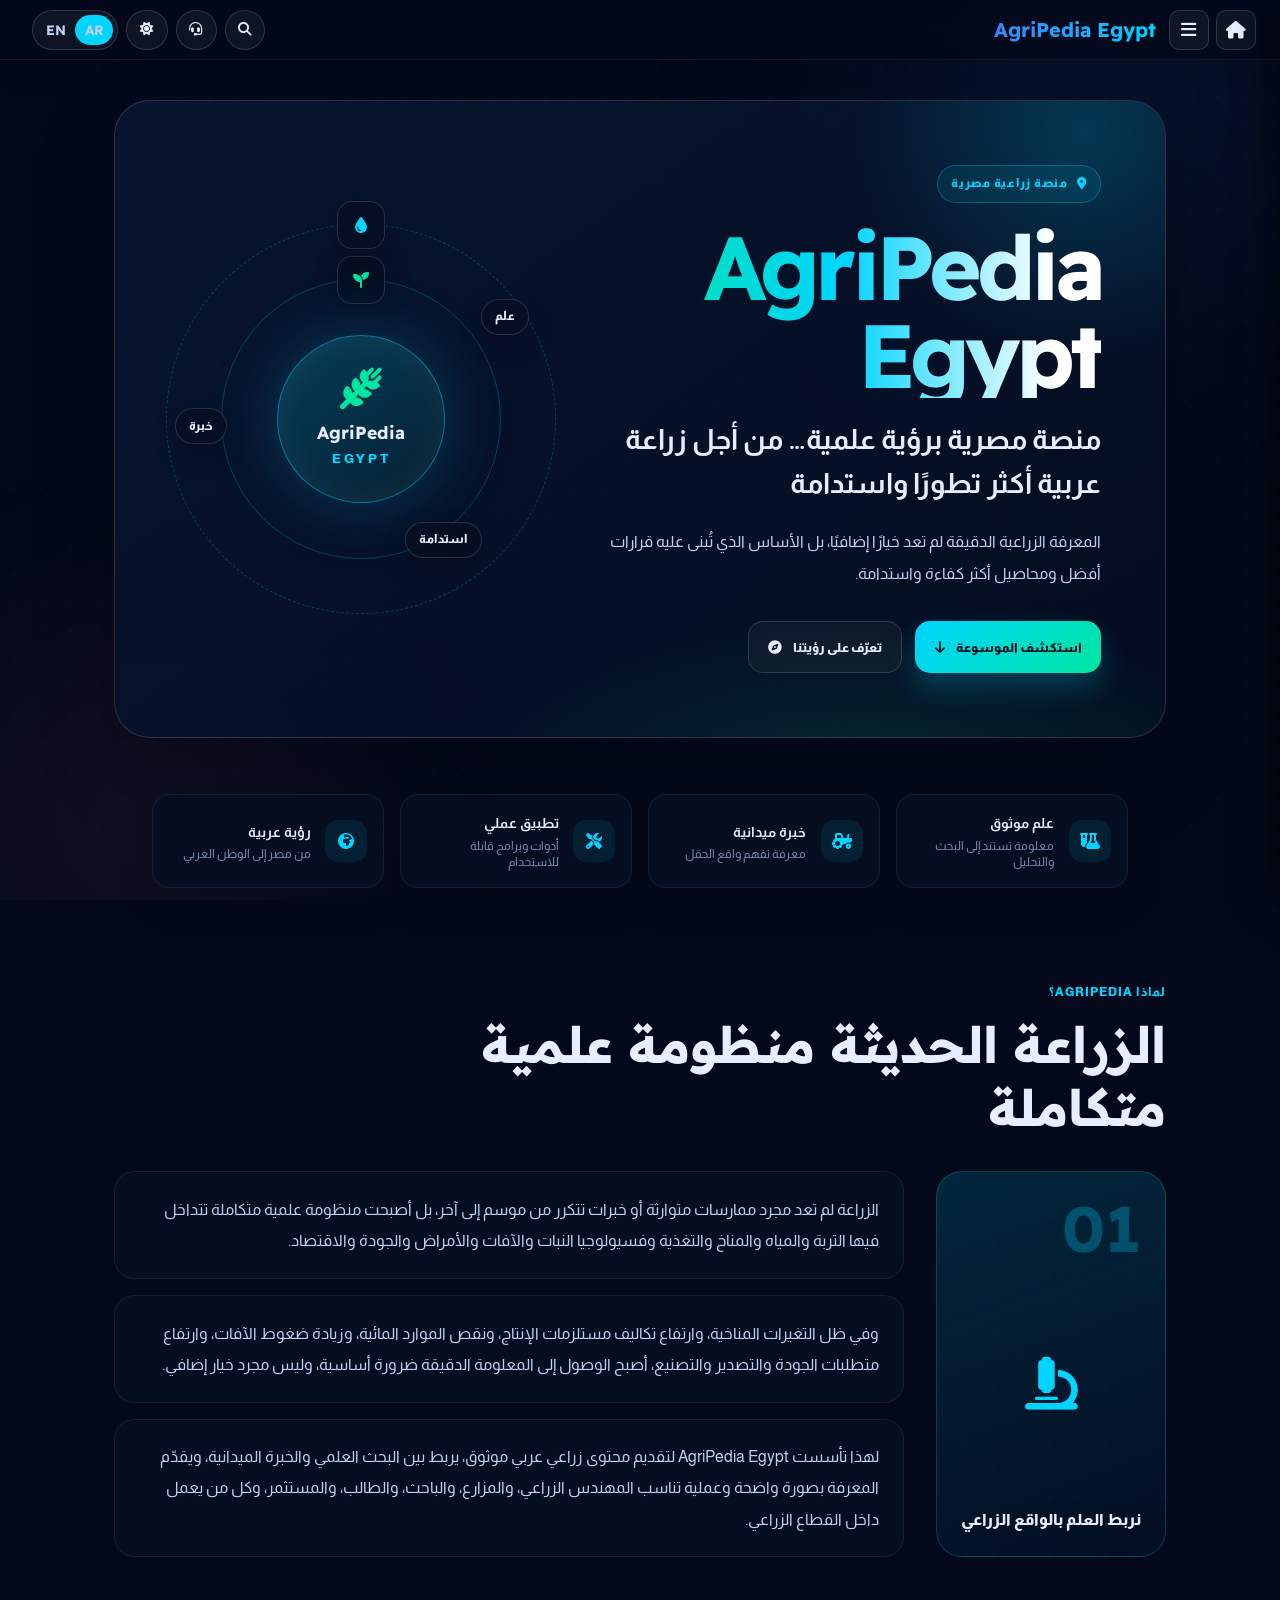
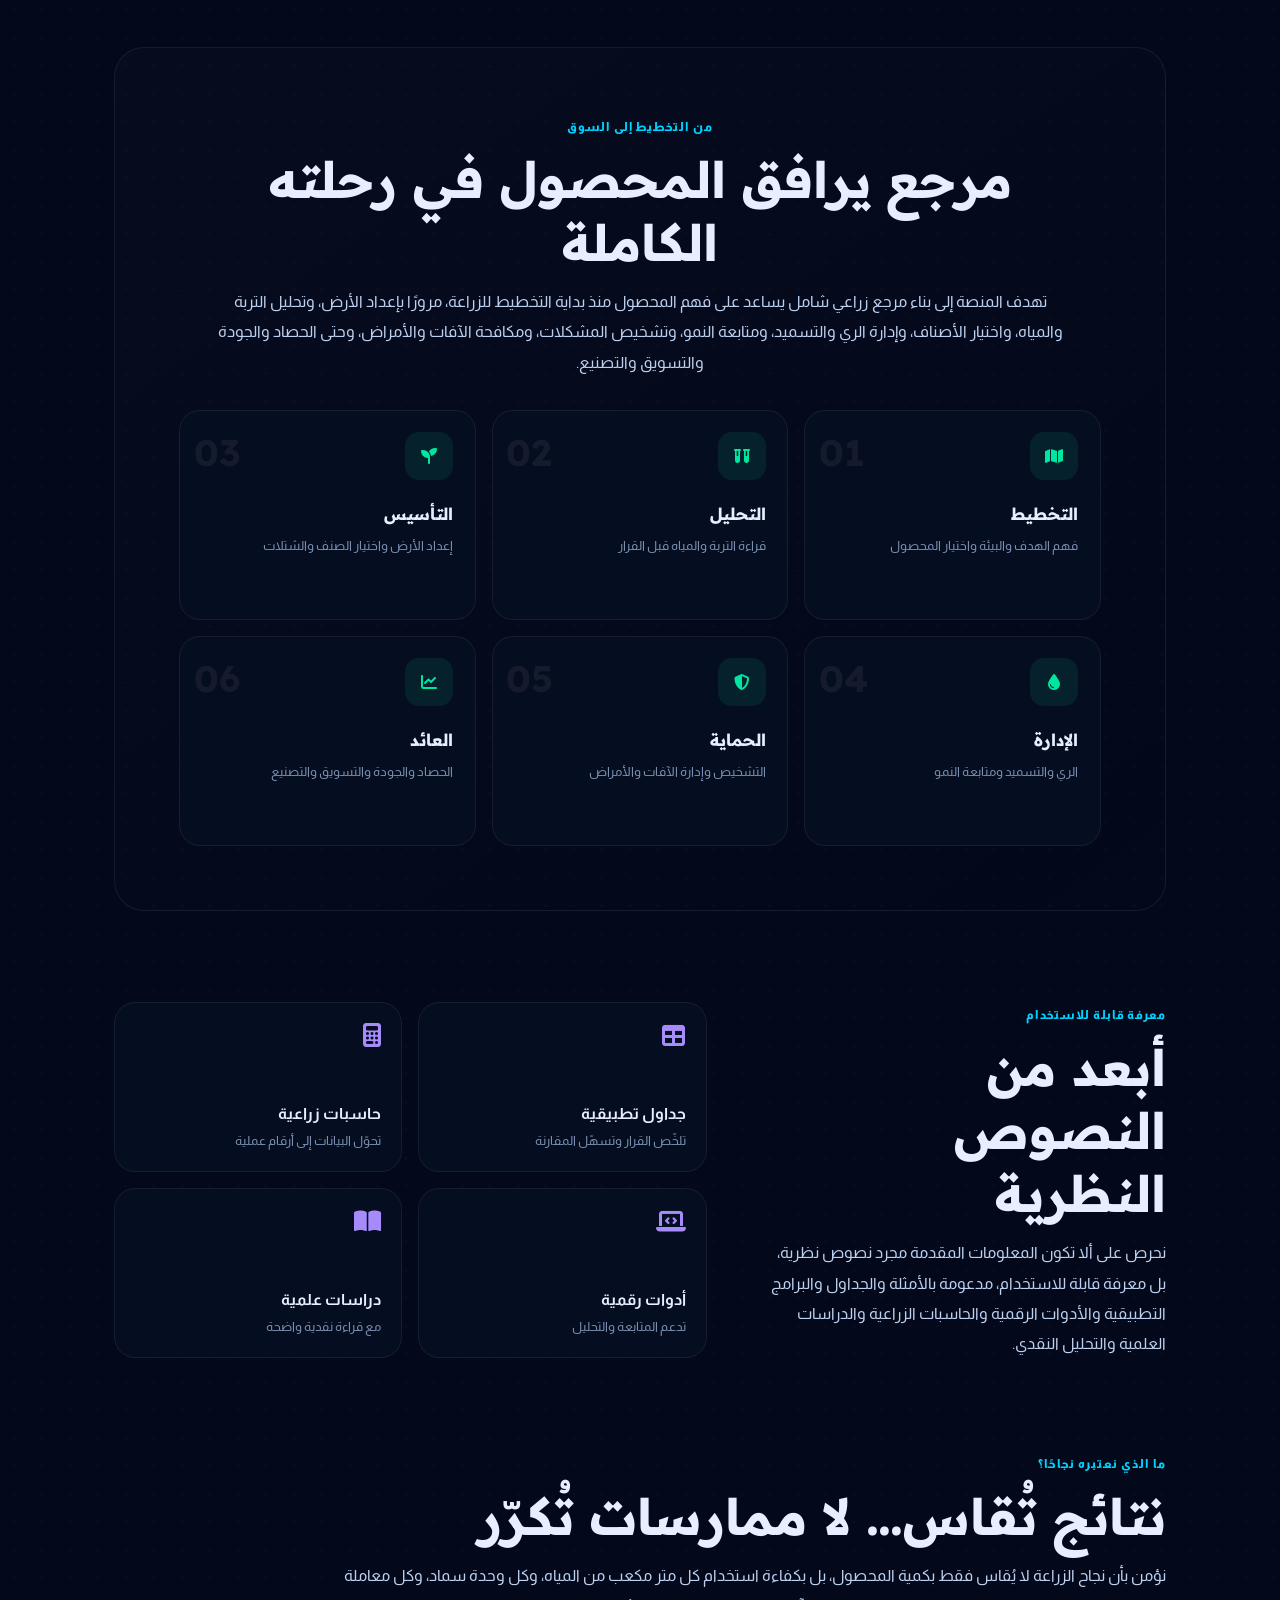
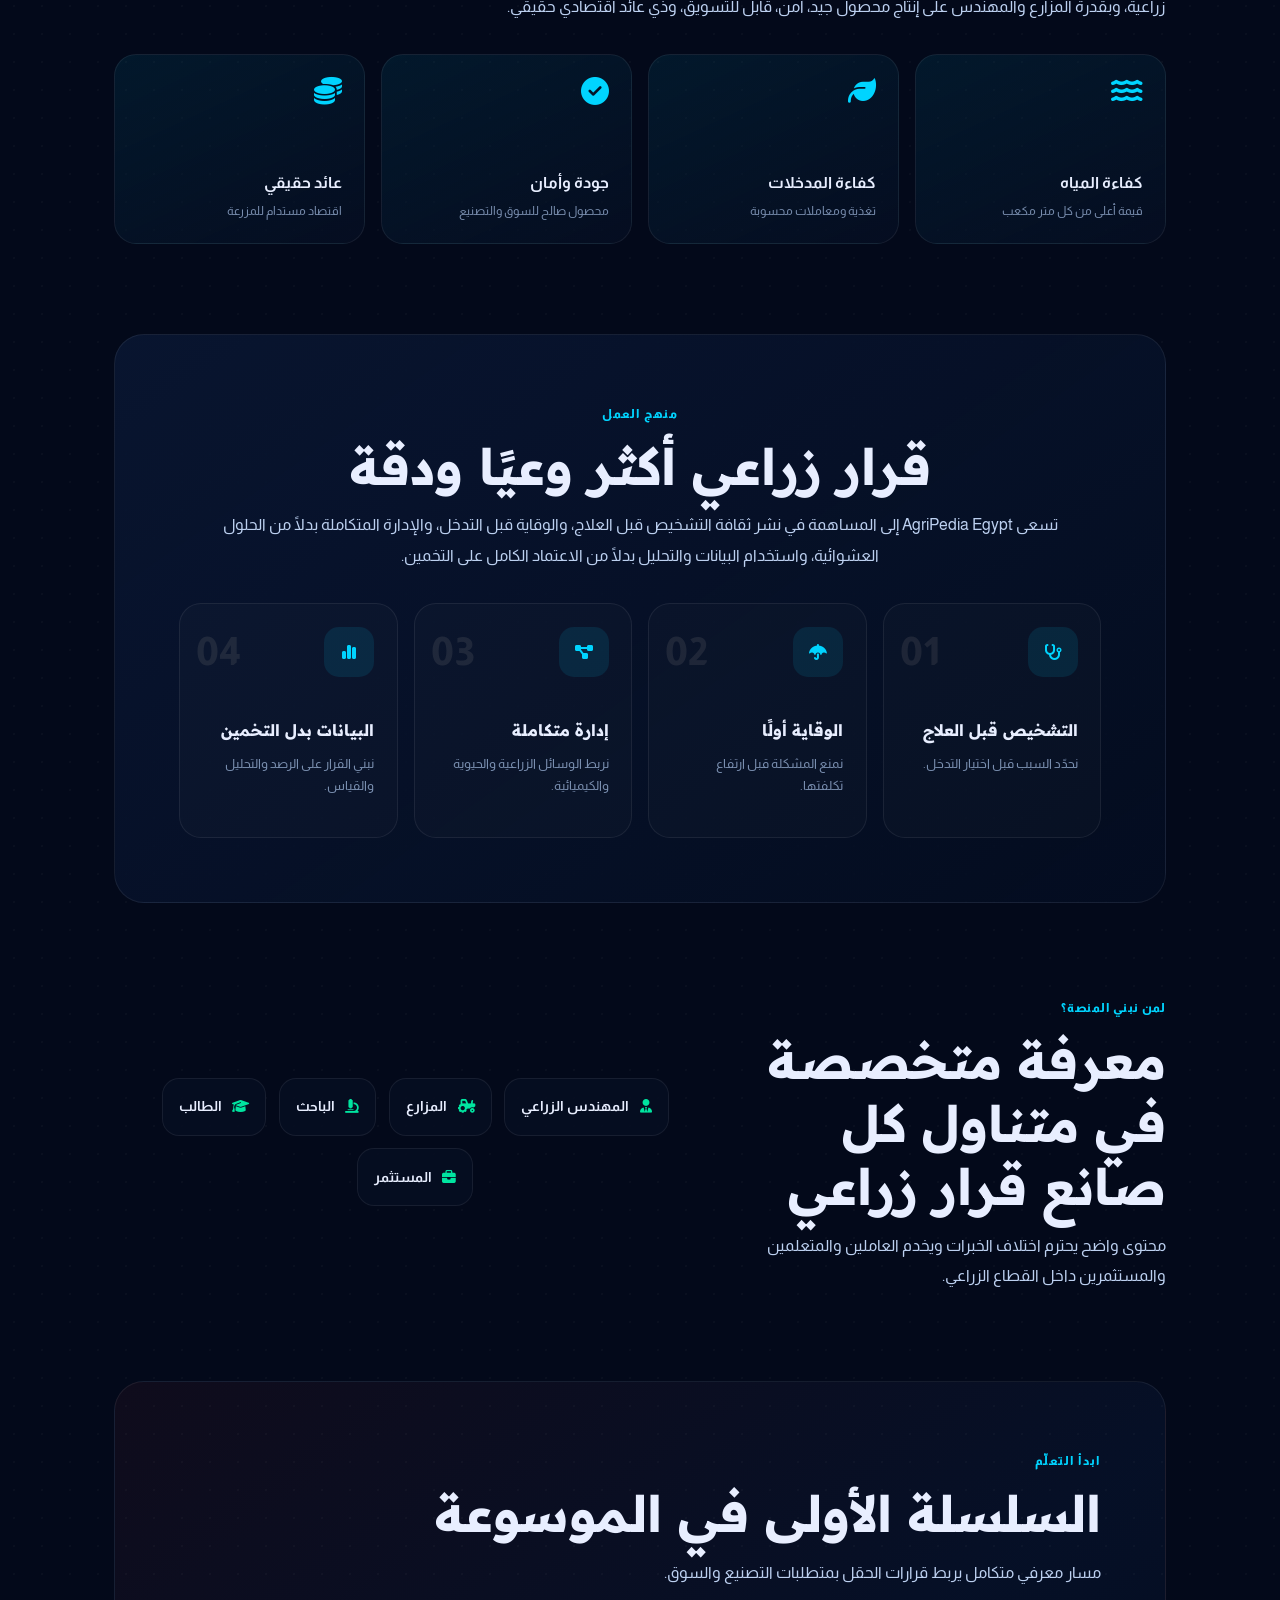
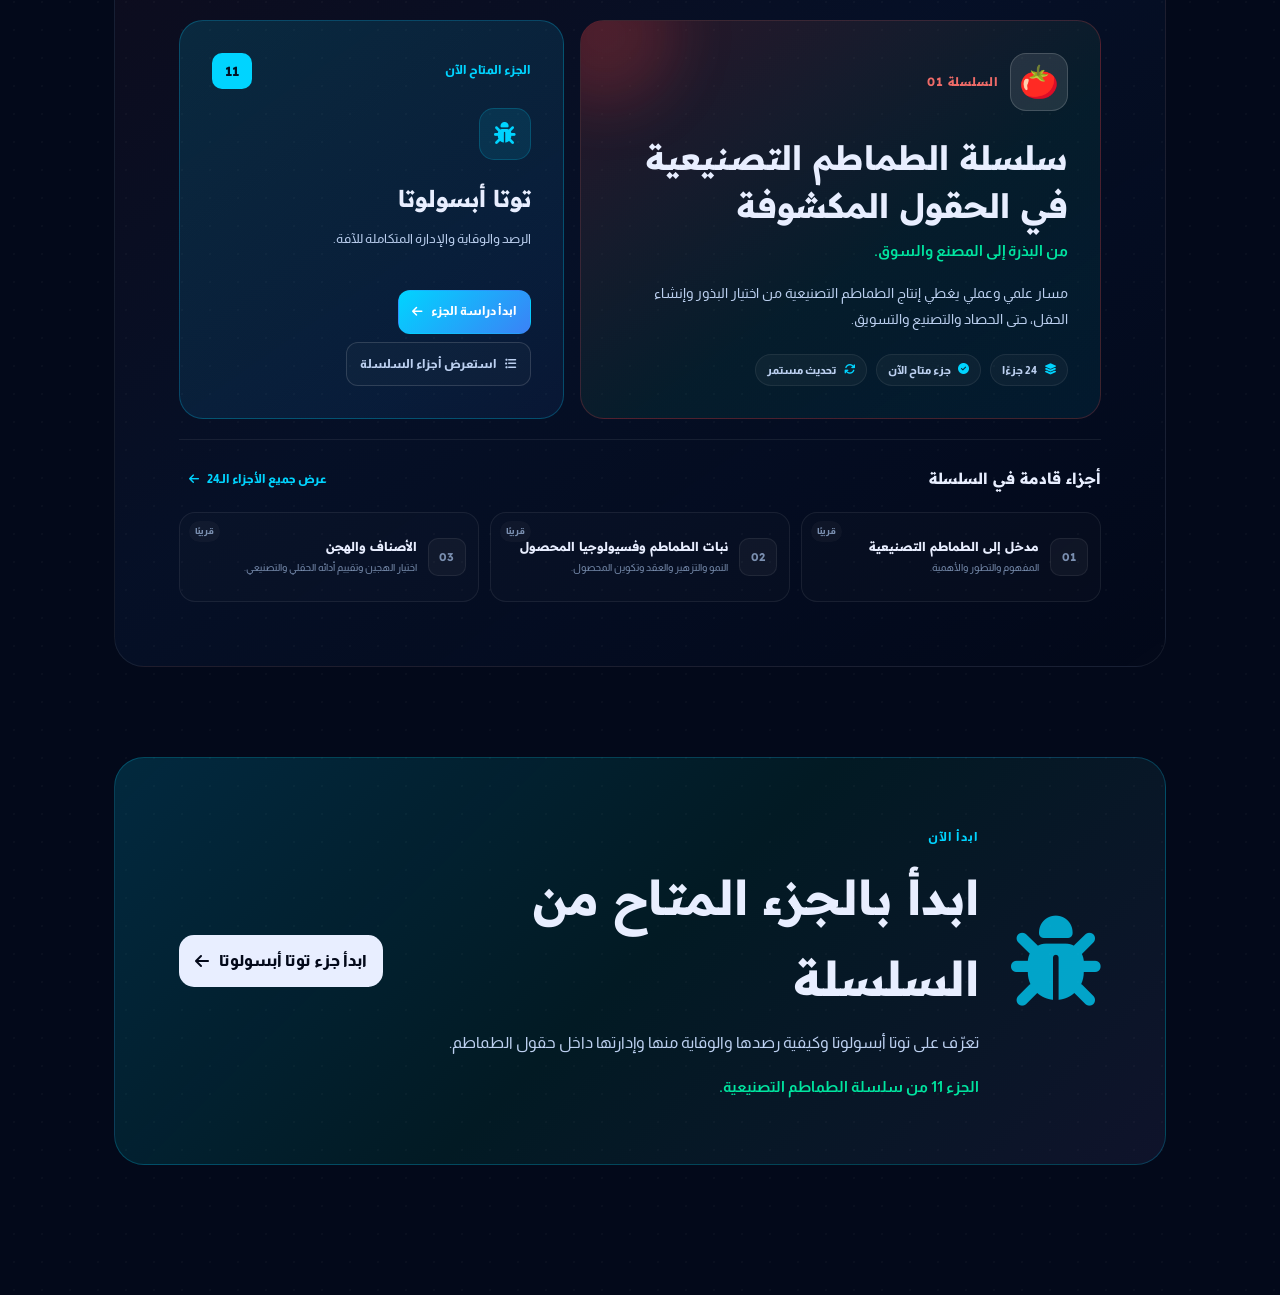
<file: index.html>
<!DOCTYPE html>
<html lang="ar" dir="rtl">
<head>
    <meta charset="UTF-8">
    <meta name="viewport" content="width=device-width, initial-scale=1.0, maximum-scale=5.0">
    
    <!-- 🟢 SEO & PWA Meta Tags -->
    <title>AgriPedia Egypt | الموسوعة الزراعية</title>
    <meta name="description" content="AgriPedia Egypt: منصة زراعية شاملة تهدف لتطوير الزراعة بالفهم السليم والعلم الدقيق.">
    <meta name="keywords" content="AgriPedia, زراعة, توتا أبسلوتا, الطماطم, هندسة زراعية, مكافحة الآفات">
    <meta name="author" content="Eng. Ali Azmy">
    <meta name="theme-color" content="#f0f4f8">
    <link rel="manifest" href="manifest.json">
    
    <script type="application/ld+json">
    {
      "@context": "https://schema.org",
      "@type": "WebSite",
      "headline": "AgriPedia Egypt | الموسوعة الزراعية",
      "description": "مرجعك الحقلي والعلمي الموثوق للزراعة الذكية والمستدامة.",
      "author": {
        "@type": "Person",
        "name": "Eng. Ali Azmy",
        "email": "aliazmy30@gmail.com"
      }
    }
    </script>
    
    <!-- Fonts & Icons -->
    <link rel="preconnect" href="https://fonts.googleapis.com">
    <link rel="preconnect" href="https://fonts.gstatic.com" crossorigin>
    <link href="https://fonts.googleapis.com/css2?family=Almarai:wght@300;400;700;800&family=Readex+Pro:wght@300;400;600;700&display=swap" rel="stylesheet">
    <link rel="stylesheet" href="https://cdnjs.cloudflare.com/ajax/libs/font-awesome/6.5.1/css/all.min.css">
    
    <!-- 🟢 CSS File -->
    <link rel="stylesheet" href="css/style.css?v=30">
</head>
<body class="light-mode">

<div id="scroll-progress" aria-hidden="true"></div>
<button id="back-to-top" class="ripple-btn" type="button" title="العودة لأعلى" aria-label="العودة لأعلى"><i aria-hidden="true" class="fas fa-chevron-up"></i></button>
<button id="installAppBtn" class="ripple-btn" type="button" title="تثبيت التطبيق" aria-label="تثبيت التطبيق" hidden><i aria-hidden="true" class="fas fa-download"></i></button>
<button id="exitReadingMode" class="exit-reading-mode ripple-btn" type="button" aria-label="خروج من وضع القراءة" hidden><i class="fas fa-xmark" aria-hidden="true"></i><span>خروج</span><kbd>Esc</kbd></button>
<div id="readingModeToast" class="reading-mode-toast" role="status" aria-live="polite" hidden><i class="fas fa-book-open" aria-hidden="true"></i><span>وضع القراءة مفعل — Esc للخروج</span></div>

<div class="orbs" aria-hidden="true">
    <div class="orb orb1"></div>
    <div class="orb orb2"></div>
</div>

<!-- ═══ الهيدر العلوي ═══ -->
<header class="page-header" id="main-header">
    <div class="header-title-wrapper">
        <div class="header-nav-actions">
            <button id="goHomeBtn" class="menu-btn home-header-btn ripple-btn" type="button" title="الرئيسية" aria-label="الذهاب إلى الرئيسية"><i aria-hidden="true" class="fas fa-home"></i></button>
            <button id="menuToggle" class="menu-btn ripple-btn" type="button" aria-label="فتح فهرس المحتويات" aria-controls="sidebar" aria-expanded="false"><i aria-hidden="true" class="fas fa-bars"></i></button>
        </div>
        <button id="headerTitle" class="site-title-btn ripple-btn" type="button" aria-label="الذهاب إلى الرئيسية">AgriPedia Egypt</button>
    </div>
    <div class="header-controls">
        <button id="searchToggle" class="control-btn search-control-btn ripple-btn" type="button" title="البحث" aria-label="البحث في الموسوعة" aria-controls="searchModal" aria-expanded="false"><i aria-hidden="true" class="fas fa-magnifying-glass"></i></button>
        <button id="infoToggleDesktop" class="control-btn ripple-btn" type="button" title="التواصل" aria-label="معلومات التواصل" aria-controls="infoModal" aria-expanded="false"><i aria-hidden="true" class="fas fa-headset"></i></button>
        <button id="themeToggle" class="control-btn ripple-btn" type="button" title="تغيير المظهر" aria-label="تفعيل الوضع الداكن" aria-pressed="false"><i aria-hidden="true" class="fas fa-moon"></i></button>
        <button id="langToggle" class="lang-switch ripple-btn" type="button" title="تغيير اللغة" aria-label="Switch to English" data-active="ar">
            <span class="lang-opt" data-lang-option="en">EN</span>
            <span class="lang-opt" data-lang-option="ar">AR</span>
            <span class="lang-slider" aria-hidden="true"></span>
        </button>
    </div>
</header>

<div class="sidebar-overlay" id="sidebarOverlay" aria-hidden="true"></div>
<aside class="sidebar" id="sidebar" aria-label="فهرس المحتويات" aria-hidden="true">
    <div class="sidebar-menu" id="sidebar-menu-container"></div>
</aside>

<main id="main-content" class="container content-wrapper">
    <div id="app-container"></div>
</main>

<!-- ═══ نافذة معلومات التواصل ═══ -->
<div id="infoModal" class="modal-overlay" role="dialog" aria-modal="true" aria-label="معلومات التواصل" aria-hidden="true">
    <div class="modal-content glass">
        <button id="closeModal" class="close-btn ripple-btn" type="button" aria-label="إغلاق نافذة التواصل">&times;</button>
        
        <div class="modal-header">
            <div class="profile-pic">
                <i class="fas fa-user-tie"></i>
            </div>
            <h3 class="ar-txt">م. علي عزمي</h3>
            <h3 class="en-txt" style="display:none;">Eng. Ali Azmy</h3>
            <p class="ar-txt">خبير زراعي ومكافحة آفات | مهندس زراعي</p>
            <p class="en-txt" style="display:none;">Agricultural Engineer & Pest Control Expert</p>
        </div>
        
        <div class="modal-links">
            <a href="https://wa.me/201091777099" target="_blank" rel="noopener noreferrer" class="contact-btn whatsapp ripple-btn">
                <i class="fab fa-whatsapp"></i> 
                <span>01091777099</span>
            </a>
            <a href="https://x.com/abu_retage0" target="_blank" rel="noopener noreferrer" class="contact-btn twitter ripple-btn">
                <i class="fab fa-x-twitter"></i> 
                <span>@abu_retage0</span>
            </a>
            <a href="mailto:aliazmy30@gmail.com" class="contact-btn email ripple-btn">
                <i class="fas fa-envelope"></i> 
                <span>aliazmy30@gmail.com</span>
            </a>
        </div>
    </div>
</div>

<!-- ═══ نافذة البحث في الموسوعة ═══ -->
<div id="searchModal" class="modal-overlay" role="dialog" aria-modal="true" aria-label="البحث في الموسوعة" aria-hidden="true">
    <div class="modal-content glass search-modal-content">
        <button id="closeSearchModal" class="close-btn ripple-btn" type="button" aria-label="إغلاق البحث">&times;</button>
        <div class="search-modal-heading">
            <span><i class="fas fa-magnifying-glass" aria-hidden="true"></i></span>
            <div>
                <h2 id="searchModalTitle">ابحث داخل الموسوعة</h2>
                <p id="searchModalHint">اكتب مصطلحًا أو موضوعًا للوصول مباشرة إلى المحور المطلوب</p>
            </div>
        </div>
        <label class="search-header" for="searchInput">
            <i class="fas fa-magnifying-glass" aria-hidden="true"></i>
            <input id="searchInput" type="search" autocomplete="off" spellcheck="false" placeholder="ابحث عن البريكس، الليكوبين، IRAC...">
            <kbd>Ctrl K</kbd>
        </label>
        <div class="search-tools-row">
            <div class="search-filter-wrap">
                <span id="searchFilterLabel">تصفية حسب الفصل</span>
                <div class="search-filters" id="searchFilters" role="group" aria-label="تصفية نتائج البحث حسب الفصل"></div>
            </div>
            <a href="#glossary" class="search-glossary-link ripple-btn" id="searchGlossaryLink"><i class="fas fa-spell-check" aria-hidden="true"></i><span>دليل المصطلحات</span></a>
        </div>
        <div class="search-status" id="searchStatus" role="status" aria-live="polite"></div>
        <div class="search-results" id="searchResults"></div>
    </div>
</div>

<div id="termTooltip" class="smart-tooltip" role="tooltip" hidden>
    <span class="smart-tooltip-label" id="termTooltipLabel">مصطلح علمي</span>
    <strong id="termTooltipTitle"></strong>
    <small id="termTooltipScientific"></small>
    <p id="termTooltipDefinition"></p>
</div>

<!-- ═══ شريط التنقل السفلي للموبايل ═══ -->
<nav class="bottom-nav" id="bottomNav" aria-label="التنقل الرئيسي">
    <button class="b-nav-btn ripple-btn active" type="button" id="bNavHome" aria-current="page">
        <i class="fas fa-home"></i>
        <span class="ar-txt">الرئيسية</span>
        <span class="en-txt" style="display:none;">Home</span>
    </button>
    <button class="b-nav-btn ripple-btn" type="button" id="bNavMenu" aria-controls="sidebar" aria-expanded="false">
        <i class="fas fa-list"></i>
        <span class="ar-txt">الأقسام</span>
        <span class="en-txt" style="display:none;">Sections</span>
    </button>
    <button class="b-nav-btn ripple-btn" type="button" id="bNavSearch" aria-controls="searchModal" aria-expanded="false">
        <i class="fas fa-magnifying-glass"></i>
        <span class="ar-txt">بحث</span>
        <span class="en-txt" style="display:none;">Search</span>
    </button>
    <button class="b-nav-btn ripple-btn" type="button" id="bNavTheme" aria-pressed="false">
        <i class="fas fa-moon" id="bNavThemeIcon"></i>
        <span class="ar-txt">السمات</span>
        <span class="en-txt" style="display:none;">Themes</span>
    </button>
    <button class="b-nav-btn ripple-btn" type="button" id="bNavInfo" aria-controls="infoModal" aria-expanded="false">
        <i class="fas fa-headset"></i>
        <span class="ar-txt">تواصل</span>
        <span class="en-txt" style="display:none;">Contact</span>
    </button>
</nav>

<script src="js/app.js?v=37"></script>

</body>
</html>
</file>
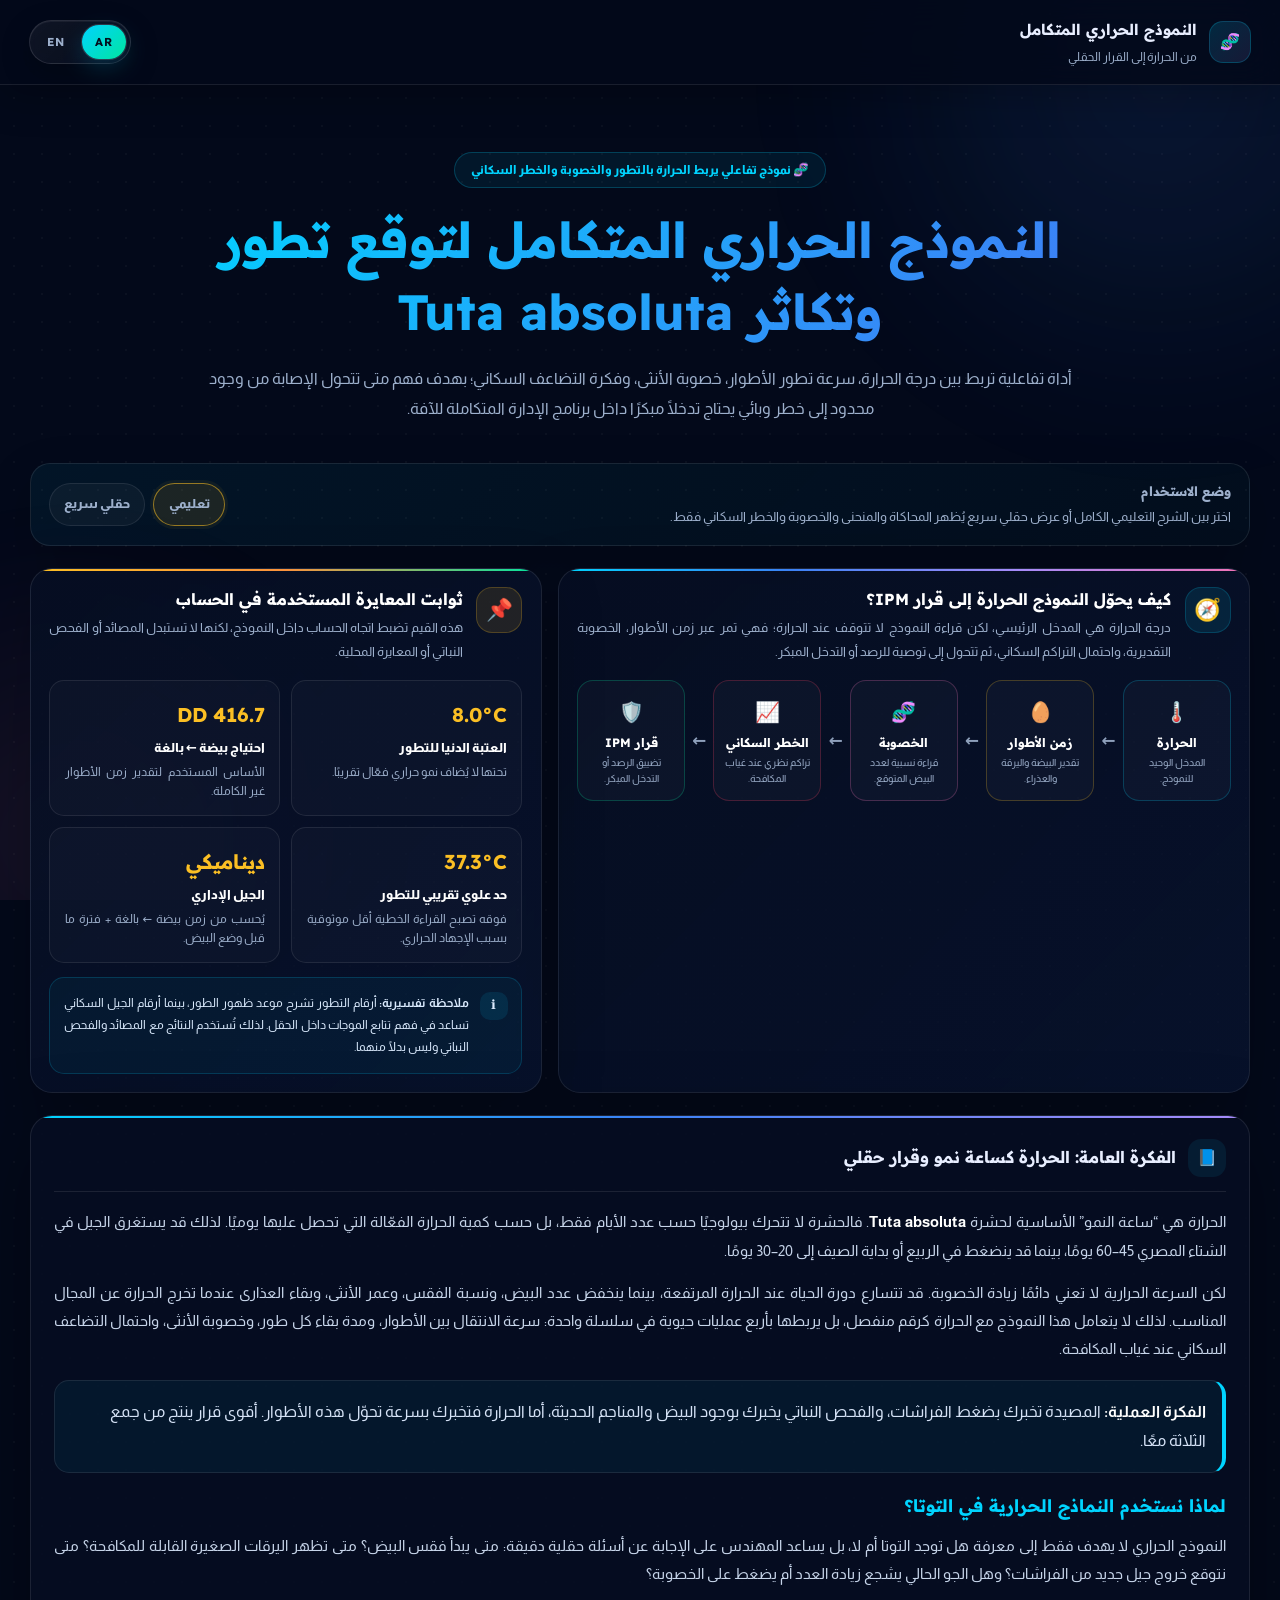
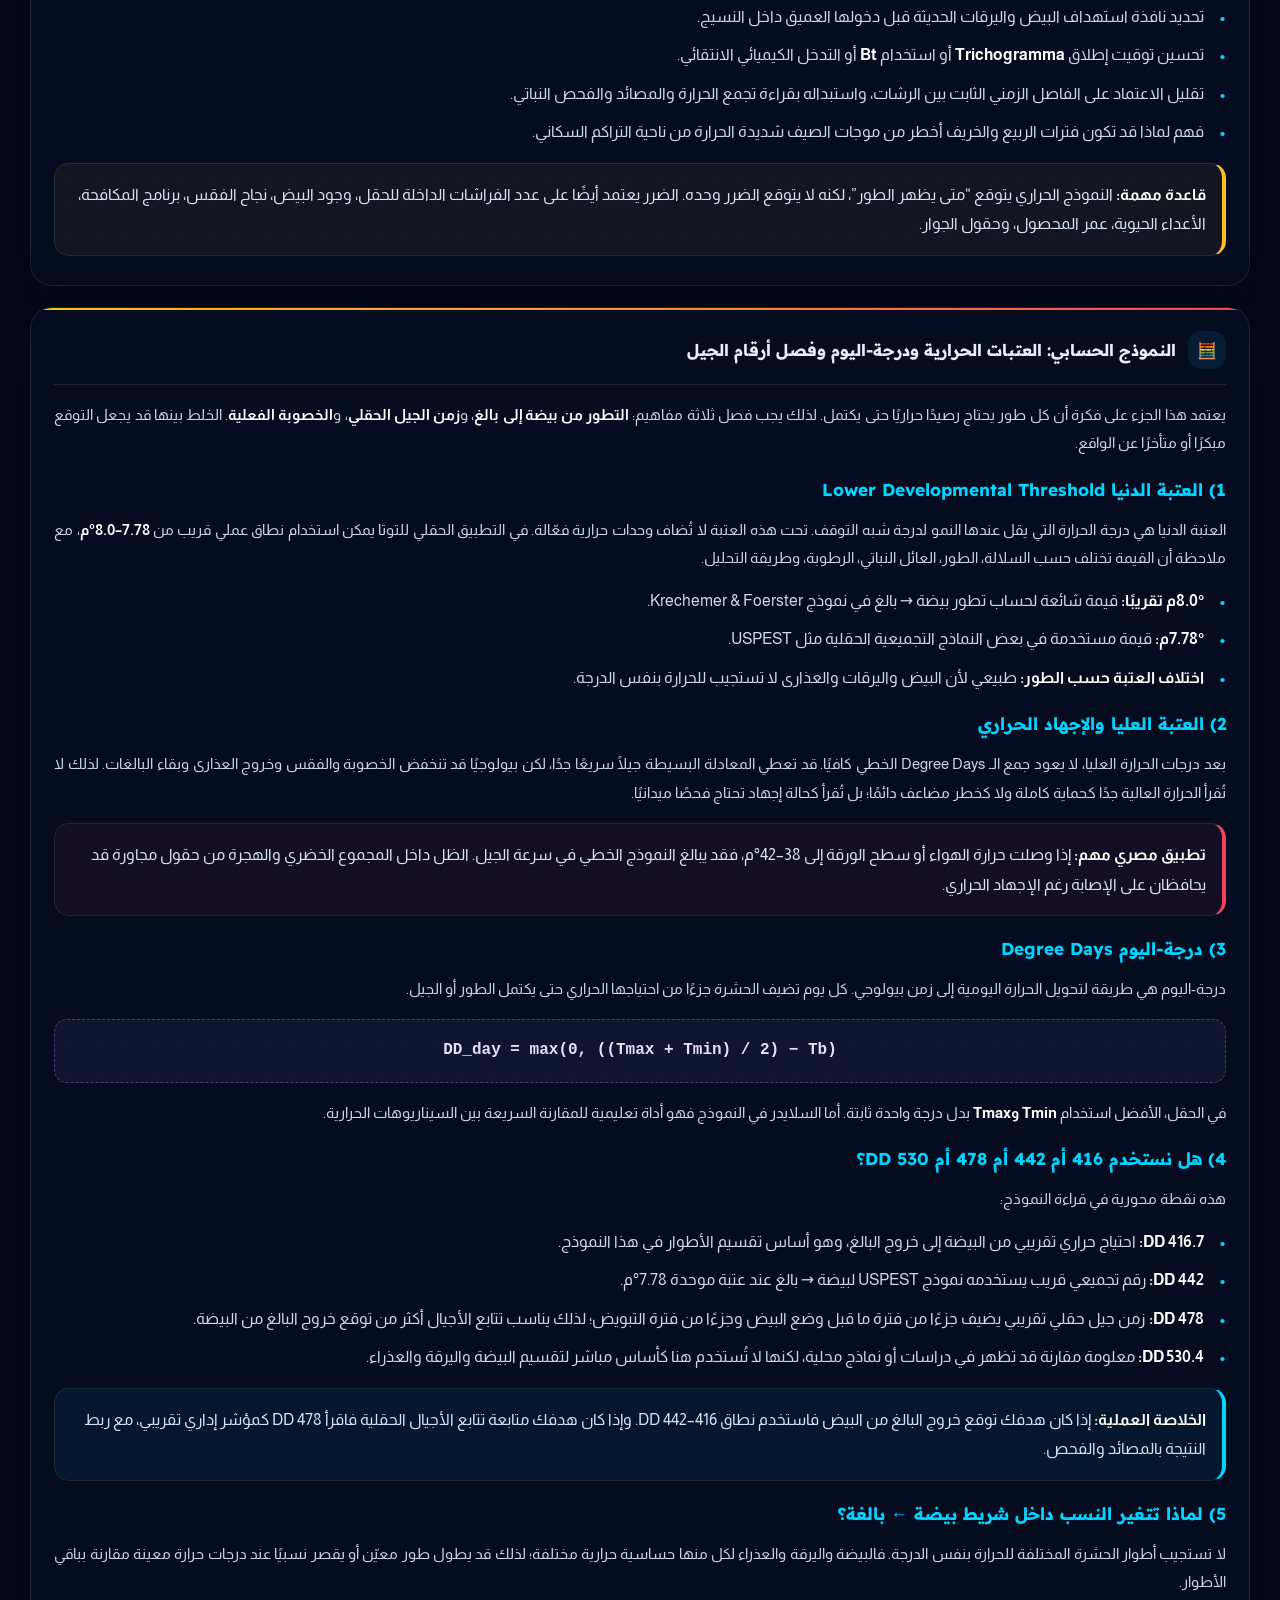
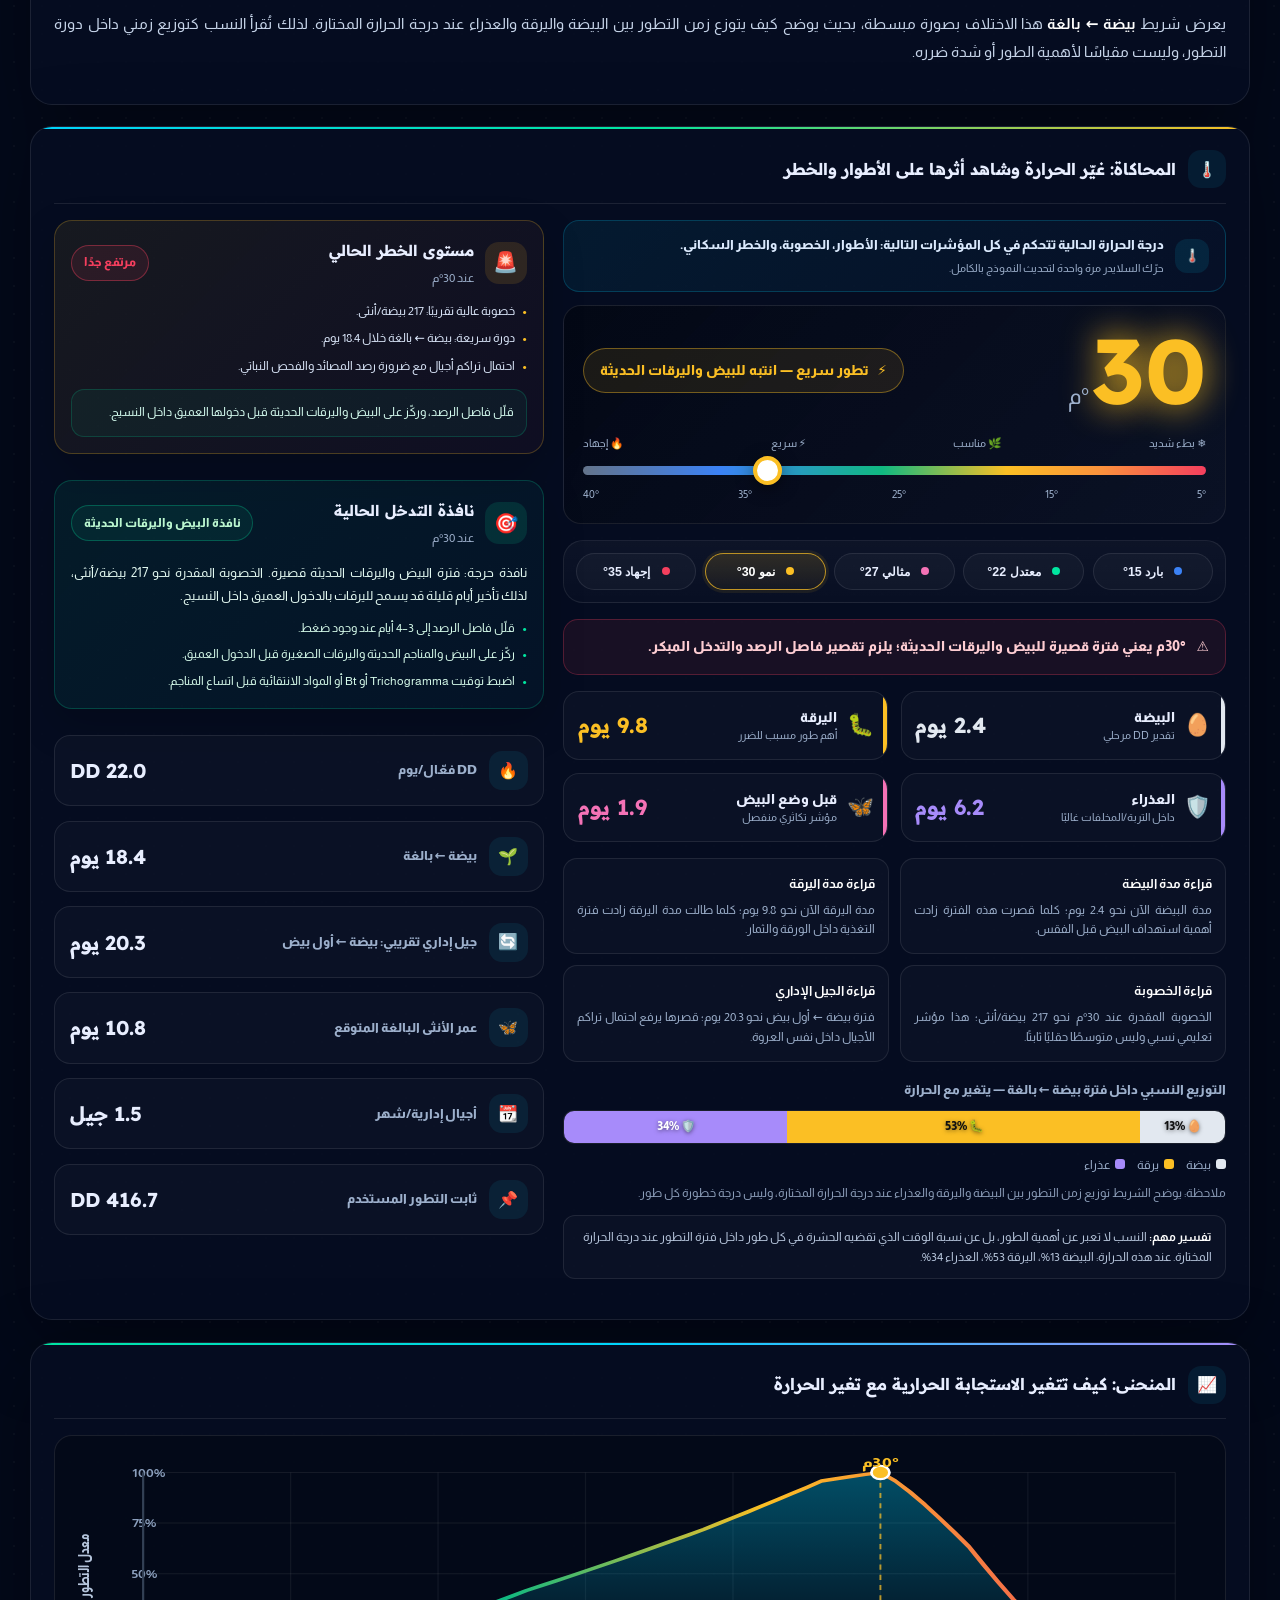
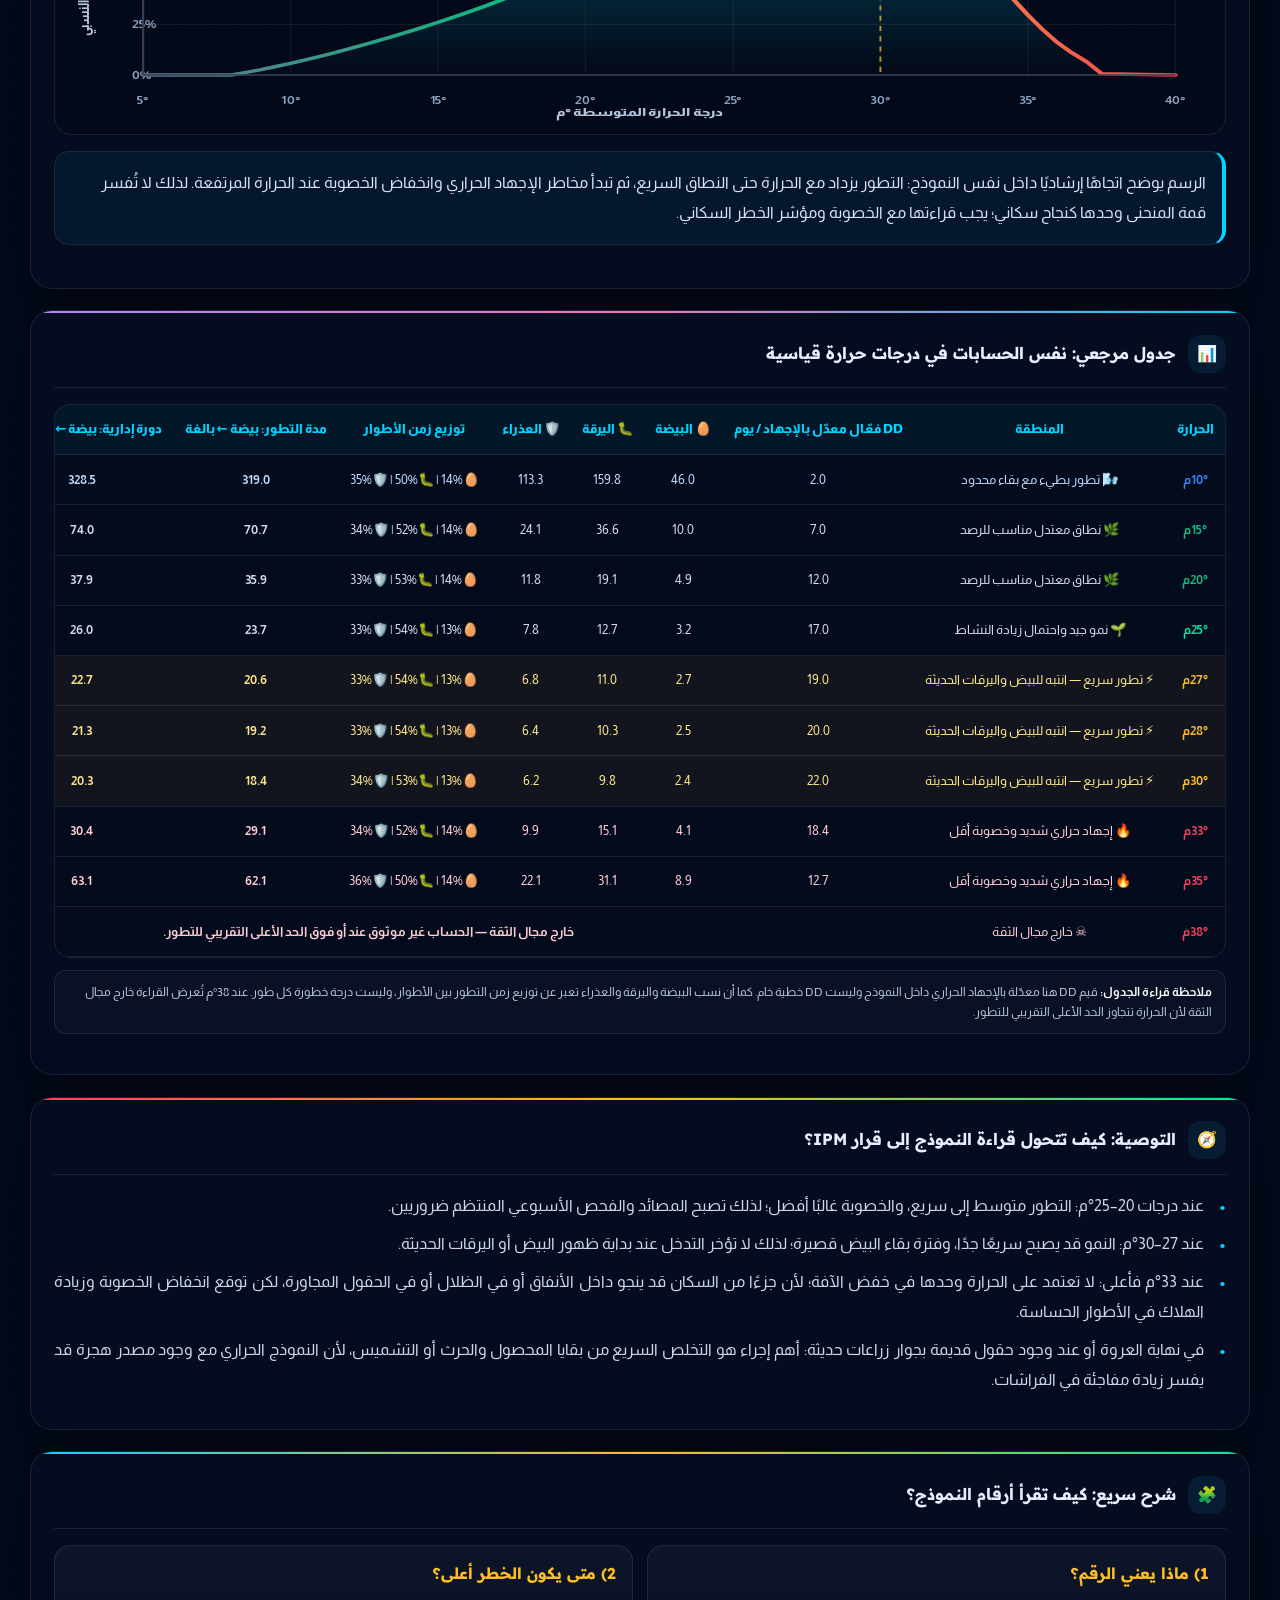
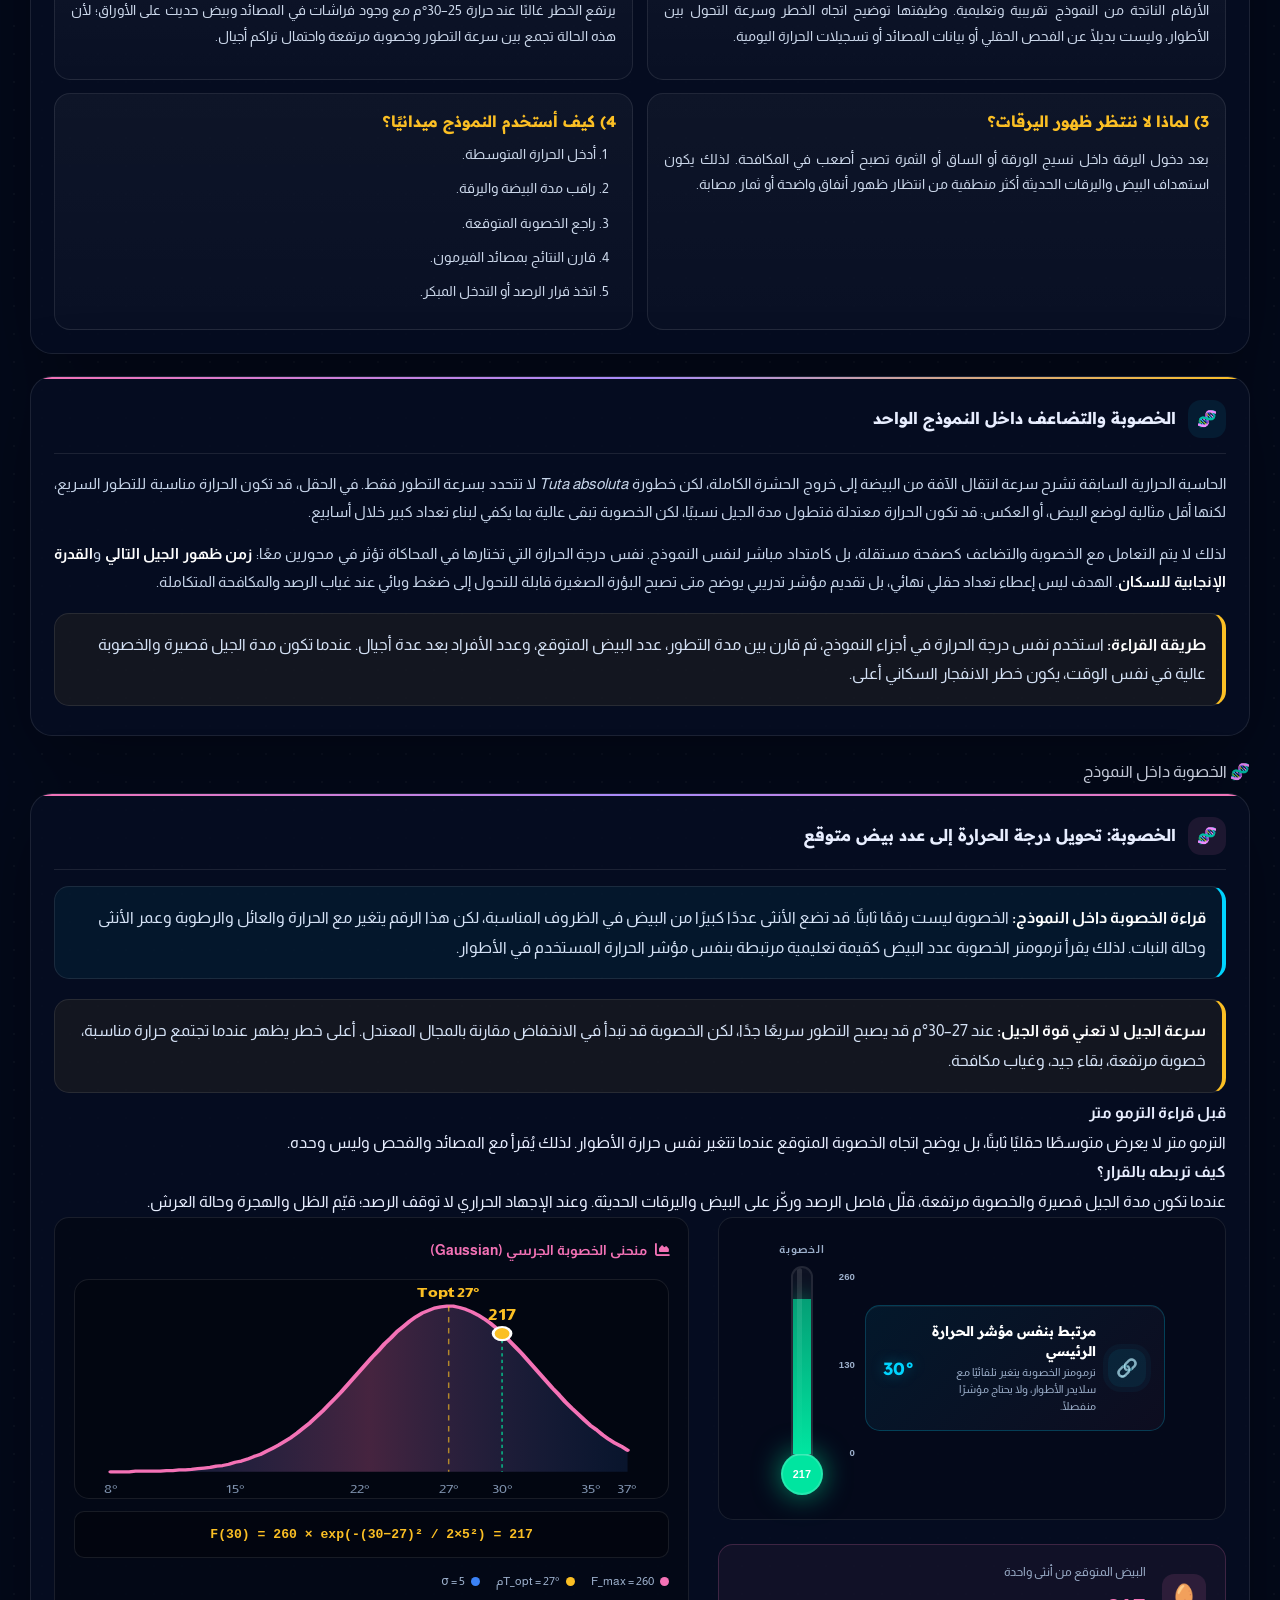
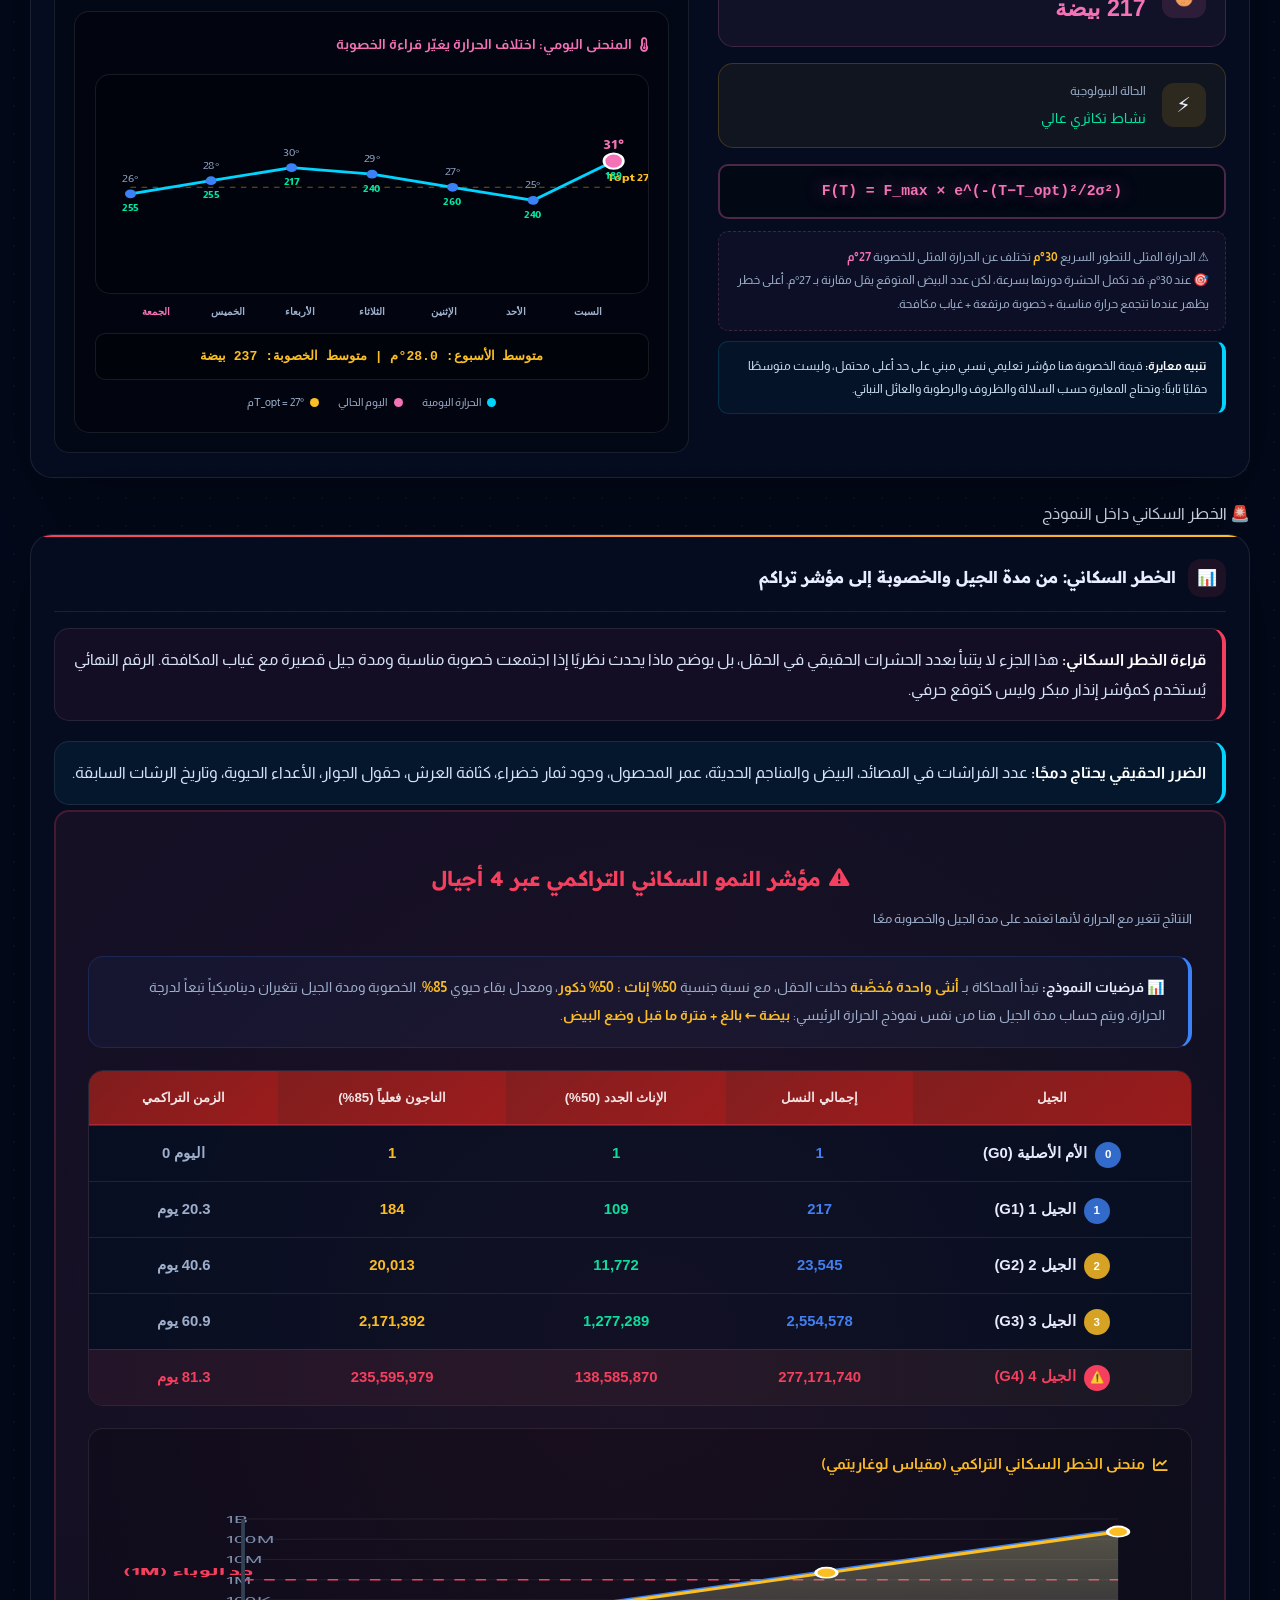
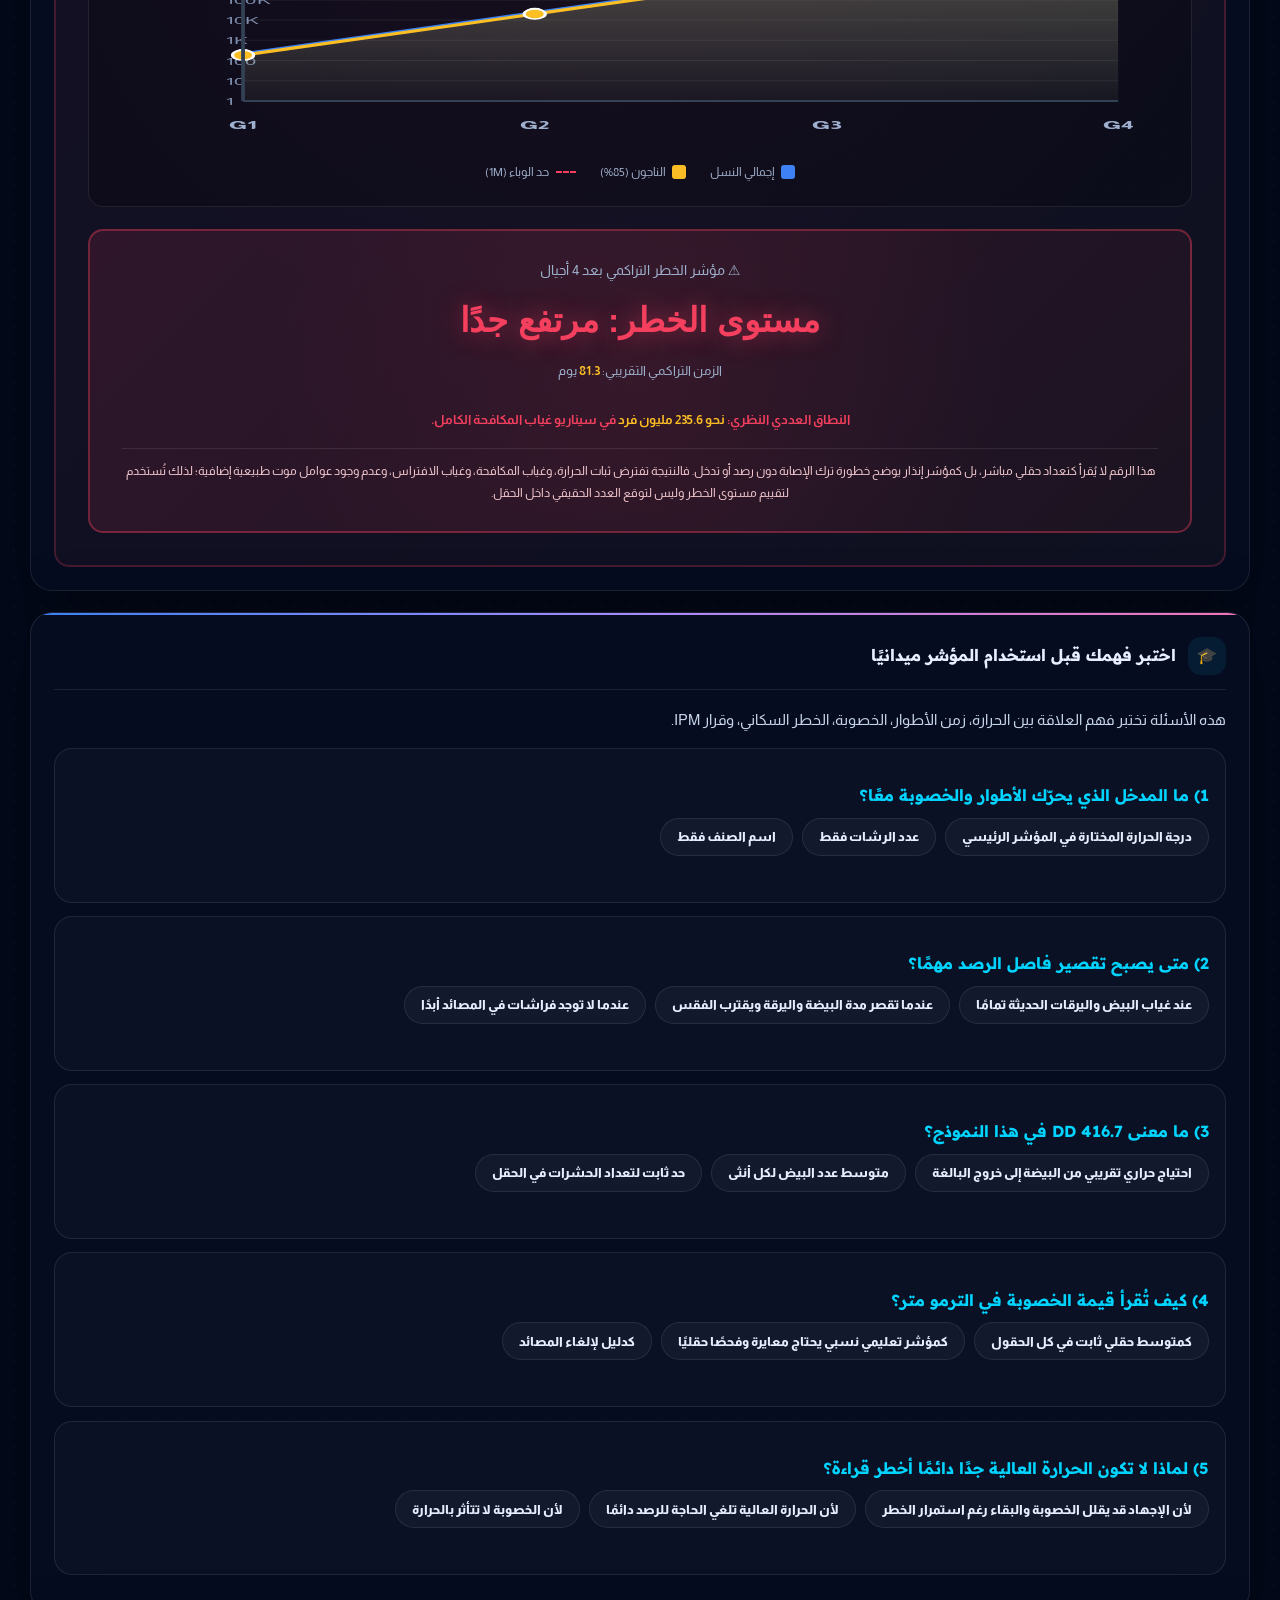
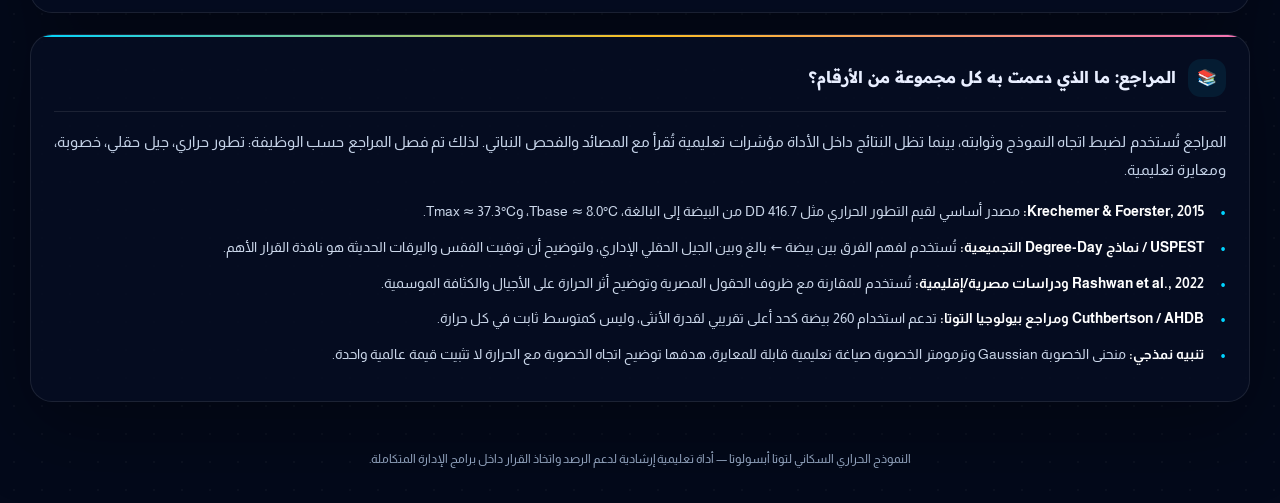
<file: tools/integrated-thermal-model.html>
<!DOCTYPE html>

<html dir="rtl" lang="ar">
<head>
<meta charset="utf-8"/>
<meta content="width=device-width, initial-scale=1.0, maximum-scale=5.0" name="viewport"/>
<title>النموذج الحراري المتكامل لتوقع تطور وتكاثر Tuta absoluta</title>
<meta content="أداة تفاعلية تربط بين درجة الحرارة، سرعة تطور الأطوار، خصوبة الأنثى، وفكرة التضاعف السكاني؛ بهدف فهم متى تتحول الإصابة من وجود محدود إلى خطر وبائي يحتاج تدخلًا مبكرًا." name="description"/>
<link href="https://fonts.googleapis.com" rel="preconnect"/>
<link crossorigin="" href="https://fonts.gstatic.com" rel="preconnect"/>
<link href="https://fonts.googleapis.com/css2?family=Almarai:wght@300;400;700;800&amp;family=Readex+Pro:wght@400;500;600;700&amp;display=swap" rel="stylesheet"/>
<link href="https://cdnjs.cloudflare.com/ajax/libs/font-awesome/6.5.0/css/all.min.css" rel="stylesheet"/>
<style>
    :root{
      --bg:#03091a; --card:rgba(6,14,34,.90); --card2:rgba(9,20,48,.78);
      --line:rgba(255,255,255,.09); --line2:rgba(255,255,255,.16);
      --text:#e8eeff; --muted:#9db0cc; --soft:#cbd7ea;
      --cyan:#00d4ff; --blue:#3b82f6; --green:#00e5a0; --amber:#fbbf24;
      --orange:#fb923c; --red:#f43f5e; --pink:#f472b6; --purple:#a78bfa;
      --radius:22px; --radius2:15px; --shadow:0 24px 80px rgba(0,0,0,.34);
    }
    *{box-sizing:border-box;margin:0;padding:0}
    html{scroll-behavior:smooth}
    body{
      font-family:'Almarai',system-ui,-apple-system,Segoe UI,sans-serif;
      color:var(--text); background:var(--bg); line-height:1.85; min-height:100vh; overflow-x:hidden;
      background-image:radial-gradient(circle,rgba(255,255,255,.032) 1px,transparent 1px); background-size:28px 28px;
    }
    h1,h2,h3,h4{font-family:'Readex Pro',sans-serif; line-height:1.45}
    a{color:inherit}
    .orbs{position:fixed; inset:0; z-index:0; pointer-events:none; overflow:hidden}
    .orb{position:absolute; border-radius:50%; filter:blur(90px); opacity:.9}
    .orb.one{width:760px;height:760px;right:-260px;top:-300px;background:radial-gradient(circle,rgba(59,130,246,.16),transparent 66%);animation:floatA 28s ease-in-out infinite}
    .orb.two{width:620px;height:620px;left:-240px;bottom:-250px;background:radial-gradient(circle,rgba(244,114,182,.13),transparent 67%);animation:floatB 33s ease-in-out infinite}
    @keyframes floatA{0%,100%{transform:translate(0,0) scale(1)}50%{transform:translate(-38px,62px) scale(.96)}}
    @keyframes floatB{0%,100%{transform:translate(0,0) scale(1)}50%{transform:translate(50px,-45px) scale(1.06)}}
    .topbar{
      position:sticky; top:0; z-index:30; background:rgba(3,9,26,.84); backdrop-filter:blur(18px);
      border-bottom:1px solid var(--line); box-shadow:0 10px 40px rgba(0,0,0,.25)
    }
    .topbar-inner{max-width:1260px;margin:auto;padding:1rem 1.2rem;display:flex;align-items:center;justify-content:space-between;gap:1rem}
    .brand{display:flex;align-items:center;gap:.75rem;min-width:0}
    .brand-icon{width:42px;height:42px;border-radius:14px;display:grid;place-items:center;background:linear-gradient(135deg,rgba(0,212,255,.16),rgba(167,139,250,.12));border:1px solid rgba(0,212,255,.20)}
    .brand small{display:block;color:var(--muted);font-size:.75rem;margin-top:.1rem}
    .brand strong{display:block;font-family:'Readex Pro';font-size:.95rem;white-space:nowrap;overflow:hidden;text-overflow:ellipsis}
    .nav{display:flex;gap:.55rem;flex-wrap:wrap;justify-content:flex-end}
    .nav a{font-size:.78rem;text-decoration:none;padding:.45rem .78rem;border:1px solid var(--line);border-radius:999px;color:var(--soft);background:rgba(255,255,255,.025)}
    .nav a:hover{border-color:rgba(0,212,255,.35);color:var(--cyan)}
    .wrap{max-width:1260px;margin:auto;padding:2rem 1.25rem;position:relative;z-index:1}
    .hero{padding:2.2rem 0 1.4rem;text-align:center}
    .badge{display:inline-flex;align-items:center;gap:.5rem;color:var(--cyan);background:rgba(0,212,255,.07);border:1px solid rgba(0,212,255,.22);padding:.35rem 1rem;border-radius:999px;font-size:.78rem;font-weight:800;margin-bottom:1rem}
    .hero h1{font-size:clamp(1.55rem,4vw,3.1rem);max-width:980px;margin:auto;background:linear-gradient(135deg,var(--cyan),var(--blue),var(--purple),var(--pink));-webkit-background-clip:text;background-clip:text;color:transparent;background-size:280%;animation:grad 8s linear infinite}
    @keyframes grad{0%{background-position:0%}100%{background-position:280%}}
    .hero p{color:var(--muted);max-width:900px;margin:1rem auto 0;font-size:1rem}
    .grid{display:grid;grid-template-columns:1fr;gap:1rem}
    .grid.two{grid-template-columns:1fr}
    .grid.three{grid-template-columns:1fr}
    @media(min-width:760px){.grid.two{grid-template-columns:repeat(2,minmax(0,1fr))}.grid.three{grid-template-columns:repeat(3,minmax(0,1fr))}}
    @media(min-width:1050px){.calc-grid{display:grid;grid-template-columns:1.15fr .85fr;gap:1.2rem;align-items:start}}
    .card{background:var(--card);border:1px solid var(--line);border-radius:var(--radius);padding:1.45rem;box-shadow:var(--shadow);position:relative;overflow:hidden}
    .card:before{content:"";position:absolute;inset:0 0 auto;height:2px;background:var(--top,linear-gradient(90deg,var(--cyan),var(--blue),var(--purple)))}
    .card-head{display:flex;align-items:center;gap:.75rem;margin-bottom:1rem;padding-bottom:.9rem;border-bottom:1px solid var(--line)}
    .card-head .ico{width:38px;height:38px;border-radius:13px;display:grid;place-items:center;flex:0 0 auto;background:rgba(0,212,255,.08)}
    .card-head h2,.card-head h3{font-size:1.02rem}
    .article p{color:#c7d5ea;text-align:justify;margin:.85rem 0;font-size:.96rem}
    .article strong{color:#fff}
    .article h3{font-size:1.08rem;margin:1.2rem 0 .55rem;color:var(--cyan)}
    .article ul{padding:0;list-style:none;margin:.7rem 0}
    .article li{position:relative;padding-right:1.35rem;margin:.55rem 0;color:#cbd7ea;text-align:justify}
    .article li:before{content:"•";position:absolute;right:0;top:0;color:var(--cyan);font-weight:900}
    .note{border:1px solid var(--line);background:rgba(255,255,255,.025);border-radius:var(--radius2);padding:1rem;margin:.9rem 0;color:#d5e2f6}
    .note.cyan{border-right:4px solid var(--cyan);background:rgba(0,212,255,.055)}
    .note.amber{border-right:4px solid var(--amber);background:rgba(251,191,36,.06)}
    .note.red{border-right:4px solid var(--red);background:rgba(244,63,94,.06)}
    .formula{direction:ltr;text-align:center;font-family:ui-monospace,SFMono-Regular,Consolas,monospace;color:#e7dcff;border:1px dashed rgba(167,139,250,.35);background:rgba(167,139,250,.07);border-radius:13px;padding:1rem;margin:1rem 0;font-weight:800;overflow:auto}
    .quick{display:grid;grid-template-columns:1fr;gap:.85rem;margin:1rem 0}
    @media(min-width:720px){.quick{grid-template-columns:repeat(4,1fr)}}
    .quick-tile{background:rgba(255,255,255,.025);border:1px solid var(--line);border-radius:16px;padding:1rem;text-align:center}
    .quick-tile b{display:block;font-family:'Readex Pro';font-size:1.5rem;color:var(--cyan)}
    .quick-tile span{font-size:.78rem;color:var(--muted)}
    .temp-panel{background:linear-gradient(135deg,rgba(0,0,0,.32),rgba(255,255,255,.025));border:1px solid var(--line);border-radius:18px;padding:1.15rem;margin-bottom:1rem}
    .temp-row{display:flex;align-items:center;justify-content:space-between;gap:1rem;flex-wrap:wrap}
    .temp-big{display:flex;align-items:baseline;gap:.15rem}
    .temp-big #tempVal{font-family:'Readex Pro';font-size:clamp(3rem,12vw,5.7rem);font-weight:800;line-height:1;text-shadow:0 0 35px currentColor;transition:.25s}
    .temp-big .deg{font-size:1.35rem;color:var(--muted)}
    .chip{display:inline-flex;align-items:center;gap:.55rem;border:1px solid var(--line);border-radius:999px;padding:.55rem 1rem;font-weight:800;font-size:.85rem;background:rgba(255,255,255,.025)}
    .slider-area{margin-top:1rem}
    .slider-hints,.slider-marks{display:flex;justify-content:space-between;color:var(--muted);font-size:.68rem;gap:.35rem}
    .temp-slider{-webkit-appearance:none;appearance:none;width:100%;height:9px;border-radius:999px;outline:none;cursor:pointer;background:linear-gradient(90deg,#64748b 0%,#3b82f6 22%,#10b981 48%,#fbbf24 68%,#fb923c 83%,#f43f5e 100%);margin:.8rem 0 .45rem}
    .temp-slider::-webkit-slider-thumb{-webkit-appearance:none;width:29px;height:29px;border-radius:50%;background:white;border:4px solid var(--amber);box-shadow:0 4px 18px rgba(0,0,0,.45)}
    .temp-slider::-moz-range-thumb{width:29px;height:29px;border-radius:50%;background:white;border:4px solid var(--amber);box-shadow:0 4px 18px rgba(0,0,0,.45)}
    .warning{display:none;align-items:flex-start;gap:.65rem;border-radius:15px;padding:.9rem 1rem;margin:1rem 0;font-size:.86rem;font-weight:800;border:1px solid var(--line)}
    .warning.show{display:flex}
    .warning.heat{background:rgba(244,63,94,.08);border-color:rgba(244,63,94,.28);color:#fecdd3}
    .warning.cold{background:rgba(59,130,246,.08);border-color:rgba(59,130,246,.28);color:#bfdbfe}
    .stage-grid{display:grid;grid-template-columns:repeat(2,minmax(0,1fr));gap:.8rem;margin:1rem 0}
    .stage{display:flex;align-items:center;gap:.6rem;border:1px solid var(--line);background:rgba(255,255,255,.025);border-radius:16px;padding:.85rem;min-width:0;position:relative;overflow:hidden}
    .stage:before{content:"";position:absolute;right:0;top:0;bottom:0;width:4px;background:var(--s)}
    .stage .emoji{font-size:1.35rem;flex:0 0 auto}
    .stage .name{font-weight:800;font-size:.85rem;line-height:1.35}
    .stage .sub{display:block;color:var(--muted);font-size:.66rem;font-weight:400;margin-top:.05rem}
    .stage .val{margin-right:auto;font-family:'Readex Pro';font-size:1.35rem;font-weight:800;color:var(--s);white-space:nowrap}
    .metrics{display:grid;grid-template-columns:1fr;gap:.75rem}
    .metric{display:flex;align-items:center;gap:.75rem;border:1px solid var(--line);background:rgba(255,255,255,.025);border-radius:16px;padding:.95rem}
    .metric .m-ico{width:39px;height:39px;border-radius:13px;display:grid;place-items:center;background:rgba(0,212,255,.08);flex:0 0 auto}
    .metric .m-lbl{font-size:.82rem;color:var(--muted);font-weight:800}
    .metric .m-val{margin-right:auto;font-family:'Readex Pro';font-size:1.25rem;font-weight:800;white-space:nowrap}
    .timeline{margin-top:1rem}
    .bar{height:34px;display:flex;overflow:hidden;border-radius:11px;border:1px solid var(--line);background:rgba(0,0,0,.25)}
    .seg{display:flex;align-items:center;justify-content:center;font-size:.72rem;font-weight:900;color:#fff;transition:width .35s;white-space:nowrap;min-width:0;text-shadow:0 1px 4px rgba(0,0,0,.5)}
    .legend{display:flex;flex-wrap:wrap;gap:.75rem;margin-top:.65rem;color:var(--muted);font-size:.75rem}
    .dot{width:10px;height:10px;border-radius:3px;display:inline-block;margin-left:.3rem}
    .chart-wrap{height:300px;border:1px solid var(--line);background:rgba(0,0,0,.25);border-radius:18px;padding:1rem;overflow:hidden}
    svg{width:100%;height:100%}.axis{stroke:rgba(255,255,255,.18)}.gridline{stroke:rgba(255,255,255,.06)}.label{fill:#98aac6;font-size:10px;font-family:'Almarai',sans-serif}.curve{fill:none;stroke:url(#gradCurve);stroke-width:3;stroke-linecap:round;filter:drop-shadow(0 0 5px rgba(0,212,255,.35))}.area{fill:url(#gradArea);opacity:.32}.marker{fill:var(--amber);stroke:#fff;stroke-width:2;filter:drop-shadow(0 0 8px var(--amber))}.markerText{fill:var(--amber);font-size:11px;font-family:'Readex Pro';font-weight:800}
    .table-wrap{overflow-x:auto;border:1px solid var(--line);border-radius:16px;-webkit-overflow-scrolling:touch}
    table{width:100%;border-collapse:collapse;min-width:820px;background:rgba(0,0,0,.12)}
    th,td{text-align:center;padding:.78rem .7rem;border-bottom:1px solid var(--line);font-size:.82rem;white-space:nowrap}
    th{color:var(--cyan);background:rgba(0,212,255,.06);font-weight:900}
    td{color:#d2dcef} tr:hover td{background:rgba(255,255,255,.025)}
    .row-opt td{color:#fde68a;background:rgba(251,191,36,.055)}.row-danger td{color:#fecdd3}.row-cold td{color:#bfdbfe}
    .sources li{font-size:.88rem;color:#cbd7ea;margin:.6rem 0;text-align:justify}
.hero-btn,.scenario-btn,.quiz-option{border:1px solid var(--line);background:rgba(255,255,255,.035);color:var(--text);border-radius:999px;padding:.65rem 1rem;font-family:'Almarai';font-weight:800;cursor:pointer;transition:.2s;text-decoration:none}
    .hero-btn:hover,.scenario-btn:hover,.quiz-option:hover{border-color:rgba(0,212,255,.45);transform:translateY(-2px);background:rgba(0,212,255,.07)}
    .scenario-grid{display:grid;grid-template-columns:1fr;gap:.85rem;margin:1rem 0}
    @media(min-width:780px){.scenario-grid{grid-template-columns:repeat(4,minmax(0,1fr))}}
    .scenario-btn{border-radius:17px;text-align:right;display:block;width:100%;padding:1rem;min-height:104px}
    .scenario-btn b{display:block;font-family:'Readex Pro';font-size:1.2rem;color:var(--cyan);margin-bottom:.25rem}
    .scenario-btn span{display:block;color:var(--muted);font-size:.78rem;line-height:1.55}
    .scenario-btn.active{border-color:rgba(251,191,36,.58);background:rgba(251,191,36,.08);box-shadow:0 0 0 3px rgba(251,191,36,.06)}
    .lesson-box{border:1px solid var(--line);border-radius:18px;padding:1rem;background:rgba(0,0,0,.18);margin-top:1rem}
    .lesson-box h3{font-size:1rem;color:var(--amber);margin-bottom:.55rem}
    .lesson-box p{margin:0;color:#d8e4f4;text-align:justify}

    .timeline-hint{margin-top:.55rem;color:#b8c7dd;font-size:.76rem;line-height:1.7;background:rgba(255,255,255,.025);border:1px solid var(--line);border-radius:12px;padding:.65rem .8rem}

    .timeline-small-note{margin:.45rem 0 .35rem;color:var(--muted);font-size:.72rem;line-height:1.7;opacity:.9}
    .scenario-detail{color:#d8e4f4;text-align:justify}
    .scenario-detail p{margin:.65rem 0;color:#d8e4f4;text-align:justify}
    .scenario-detail ul{margin:.7rem 0;padding:0;list-style:none}
    .scenario-detail li{position:relative;padding-right:1.25rem;margin:.45rem 0;color:#cbd7ea;line-height:1.75}
    .scenario-detail li:before{content:'•';position:absolute;right:0;color:var(--amber);font-weight:900}
    .scenario-facts{display:grid;grid-template-columns:1fr;gap:.55rem;margin:.85rem 0}
    @media(min-width:720px){.scenario-facts{grid-template-columns:repeat(3,1fr)}}
    .fact-pill{border:1px solid var(--line);background:rgba(255,255,255,.026);border-radius:14px;padding:.7rem .8rem;color:#dbeafe;font-weight:800;font-size:.82rem}
    .fact-pill small{display:block;color:var(--muted);font-weight:400;margin-top:.2rem}
    .action-grid{display:grid;grid-template-columns:1fr;gap:.75rem;margin-top:1rem}
    @media(min-width:760px){.action-grid{grid-template-columns:repeat(3,1fr)}}
    .action-card{border:1px solid var(--line);background:rgba(255,255,255,.025);border-radius:16px;padding:1rem}
    .action-card b{display:block;color:var(--green);font-family:'Readex Pro';font-size:.95rem;margin-bottom:.35rem}
    .action-card span{display:block;color:var(--muted);font-size:.82rem;line-height:1.7}
    .quiz-card{border:1px solid var(--line);border-radius:18px;background:rgba(255,255,255,.022);padding:1rem;margin:.85rem 0}
    .quiz-card h3{font-size:1rem;color:var(--cyan);margin-bottom:.65rem}
    .quiz-options{display:flex;flex-wrap:wrap;gap:.55rem}
    .quiz-option.correct{border-color:rgba(0,229,160,.55);background:rgba(0,229,160,.09);color:#bbf7d0}
    .quiz-option.wrong{border-color:rgba(244,63,94,.55);background:rgba(244,63,94,.09);color:#fecdd3}
    .quiz-feedback{color:var(--muted);font-size:.84rem;margin-top:.7rem;min-height:1.4em}
    .footer{color:var(--muted);text-align:center;font-size:.78rem;padding:1.5rem 0 0}
    @media(max-width:760px){
      .topbar-inner{display:block;padding:.85rem .8rem}.nav{margin-top:.7rem;justify-content:center}.nav a{font-size:.7rem;padding:.38rem .58rem}.wrap{padding:1rem .75rem}.hero{padding:1.35rem 0 .9rem}.hero p{font-size:.9rem}.card{padding:1rem;border-radius:18px}.card-head{gap:.55rem}.card-head .ico{width:34px;height:34px}.stage-grid{grid-template-columns:1fr}.stage{padding:.78rem}.stage .val{font-size:1.18rem}.metric{padding:.8rem}.metric .m-val{font-size:1.08rem}.temp-panel{padding:.9rem}.chip{width:100%;justify-content:center;font-size:.78rem}.slider-hints span:nth-child(2),.slider-hints span:nth-child(3){display:none}.chart-wrap{height:230px;padding:.7rem}th,td{font-size:.74rem;padding:.58rem .5rem}.quick{grid-template-columns:repeat(2,1fr)}.article p,.article li{font-size:.88rem}.note{padding:.85rem}.topbar{position:sticky!important;top:0}.brand strong{white-space:normal}}
    @media(max-width:380px){.quick{grid-template-columns:1fr}.temp-big #tempVal{font-size:2.6rem}.hero h1{font-size:1.25rem}.card-head h2,.card-head h3{font-size:.9rem}.stage .name,.metric .m-lbl{font-size:.76rem}.nav a{font-size:.66rem}}
    
    .journey-strip{display:grid;grid-template-columns:repeat(5,minmax(0,1fr));gap:.65rem;margin:0 0 1.15rem}
    .journey-step{position:relative;border:1px solid var(--line);background:linear-gradient(180deg,rgba(255,255,255,.045),rgba(255,255,255,.018));border-radius:16px;padding:.9rem .7rem;text-align:center;min-height:86px;display:flex;flex-direction:column;align-items:center;justify-content:center;gap:.25rem;box-shadow:0 12px 32px rgba(0,0,0,.18)}
    .journey-step:not(:last-child)::after{content:'←';position:absolute;left:-.55rem;top:50%;transform:translateY(-50%);color:var(--muted);font-weight:900;z-index:2}
    .journey-step .j-ico{font-size:1.22rem}.journey-step b{font-family:'Readex Pro';font-size:.82rem}.journey-step span{color:var(--muted);font-size:.68rem;line-height:1.45}
    .journey-step.heat{border-color:rgba(0,212,255,.25)}.journey-step.stage{border-color:rgba(251,191,36,.25)}.journey-step.fert{border-color:rgba(244,114,182,.28)}.journey-step.pop{border-color:rgba(244,63,94,.28)}.journey-step.rec{border-color:rgba(0,229,160,.25)}
    .risk-card{border:1px solid rgba(251,191,36,.24);background:linear-gradient(135deg,rgba(251,191,36,.075),rgba(244,63,94,.045));border-radius:18px;padding:1rem;margin-bottom:.75rem;box-shadow:0 16px 42px rgba(0,0,0,.20)}
    .risk-top{display:flex;align-items:center;gap:.7rem;margin-bottom:.75rem}.risk-icon{width:42px;height:42px;border-radius:14px;display:grid;place-items:center;background:rgba(251,191,36,.12);font-size:1.25rem}.risk-title{font-weight:900;font-family:'Readex Pro';font-size:.95rem}.risk-sub{font-size:.74rem;color:var(--muted);margin-top:.12rem}.risk-level{margin-right:auto;border:1px solid rgba(255,255,255,.16);border-radius:999px;padding:.35rem .75rem;font-weight:900;font-size:.78rem;white-space:nowrap}
    .risk-list{display:grid;gap:.45rem;margin-top:.6rem}.risk-list div{display:flex;gap:.45rem;align-items:flex-start;color:#dbe7fa;font-size:.78rem;line-height:1.65}.risk-list i{font-style:normal;color:var(--amber);font-weight:900}.risk-advice{margin-top:.75rem;padding:.75rem;border-radius:13px;background:rgba(0,229,160,.055);border:1px solid rgba(0,229,160,.18);color:#d8fff2;font-size:.78rem;line-height:1.75}
    .insight-grid{display:grid;grid-template-columns:repeat(2,minmax(0,1fr));gap:.7rem;margin:.9rem 0 0}.insight-mini{border:1px solid var(--line);background:rgba(255,255,255,.022);border-radius:14px;padding:.8rem}.insight-mini b{display:block;color:#fff;font-size:.82rem;margin-bottom:.3rem}.insight-mini span{display:block;color:var(--muted);font-size:.75rem;line-height:1.65;text-align:justify}
    .field-guide-grid{display:grid;grid-template-columns:repeat(2,minmax(0,1fr));gap:.85rem;margin-top:1rem}.field-guide-card{border:1px solid var(--line);background:linear-gradient(180deg,rgba(255,255,255,.04),rgba(255,255,255,.018));border-radius:16px;padding:1rem}.field-guide-card h3{margin:0 0 .5rem;color:var(--amber);font-size:.98rem}.field-guide-card p,.field-guide-card li{font-size:.86rem;color:#cbd7ea}.field-guide-card ol{padding-right:1.25rem;margin:.35rem 0}.field-guide-card li{padding-right:0}.field-guide-card li:before{content:none}.timeline-hint strong{color:#fff}.population-note{margin-top:.9rem;border-top:1px solid rgba(255,255,255,.09);padding-top:.8rem;color:#f5cbd1;font-size:.78rem;line-height:1.75}.calc-side{display:flex;flex-direction:column;gap:.75rem}
    @media(max-width:900px){.journey-strip{grid-template-columns:1fr 1fr}.journey-step:not(:last-child)::after{display:none}.field-guide-grid{grid-template-columns:1fr}.insight-grid{grid-template-columns:1fr}.risk-top{flex-wrap:wrap}.risk-level{margin-right:0}}
    @media(max-width:520px){.journey-strip{grid-template-columns:1fr}.journey-step{min-height:auto}.risk-card{padding:.85rem}.risk-title{font-size:.86rem}.risk-list div,.risk-advice{font-size:.73rem}}


    /* ====== Fertility and population modules ====== */
    :root{--border:var(--line);--border-hi:var(--line2);--r:var(--radius);--rs:var(--radius2);--rxs:10px;}
    .anchor{scroll-margin-top:96px}
    .card-head > span{font-family:'Readex Pro',sans-serif;font-weight:800;font-size:1.02rem;line-height:1.45}
/* ====== قسم الخصوبة ====== */
.visual-controls {
    display: flex;
    gap: 2.5rem;
    justify-content: center;
    align-items: flex-end;
    margin: 0 0 1.5rem 0;
    padding: 1.5rem 2rem;
    background: rgba(0,0,0,0.2);
    border-radius: var(--rs);
    border: 1px solid var(--border);
}

.fert-sync-chip{
    align-self:center;
    display:flex;
    align-items:center;
    gap:.75rem;
    min-width:210px;
    max-width:300px;
    padding:1rem 1.1rem;
    border:1px solid rgba(0,212,255,.20);
    border-radius:var(--rs);
    background:linear-gradient(135deg,rgba(0,212,255,.07),rgba(244,114,182,.045));
    box-shadow:inset 0 1px 0 rgba(255,255,255,.05);
}
.fert-sync-chip .sync-ico{
    width:38px;
    height:38px;
    border-radius:13px;
    display:grid;
    place-items:center;
    flex:0 0 auto;
    background:rgba(0,212,255,.10);
    color:var(--cyan);
    font-size:1.1rem;
}
.fert-sync-chip b{
    display:block;
    color:#fff;
    font-family:'Readex Pro','Almarai',sans-serif;
    font-size:.82rem;
    line-height:1.45;
}
.fert-sync-chip small{
    display:block;
    color:var(--muted);
    font-size:.68rem;
    line-height:1.6;
    margin-top:.15rem;
}
.fert-sync-chip .sync-temp{
    margin-inline-start:auto;
    color:var(--cyan);
    font-family:'Readex Pro','Almarai',sans-serif;
    font-size:1.1rem;
    font-weight:900;
    white-space:nowrap;
    text-shadow:0 0 14px rgba(0,212,255,.35);
}

.v-control {
    display: flex;
    flex-direction: column;
    align-items: center;
    gap: 0.5rem;
    height: 240px;
}
.v-lbl {
    font-size: 0.75rem;
    color: var(--cyan);
    font-weight: 700;
    text-transform: uppercase;
    letter-spacing: 1px;
}
.v-slider-box {
    position: relative;
    width: 40px;
    height: 190px;
    display: flex;
    align-items: center;
    justify-content: center;
}
.v-val-max, .v-val-min {
    position: absolute;
    font-size: 0.65rem;
    color: var(--muted);
    font-weight: 700;
    left: 50%;
    transform: translateX(-50%);
    font-family: 'Cairo', sans-serif;
}
.v-val-max { top: -5px; }
.v-val-min { bottom: -5px; }

.temp-slider-v {
    -webkit-appearance: none;
    width: 190px;
    height: 8px;
    background: linear-gradient(90deg, #3b82f6 0%, #00e5a0 40%, #fbbf24 70%, #f43f5e 100%);
    border-radius: 4px;
    transform: rotate(-90deg);
    cursor: pointer;
    box-shadow: inset 0 1px 3px rgba(0,0,0,0.5);
}
.temp-slider-v::-webkit-slider-thumb {
    -webkit-appearance: none;
    width: 24px;
    height: 24px;
    background: #fff;
    border: 3px solid var(--cyan);
    border-radius: 50%;
    box-shadow: 0 0 12px rgba(0, 212, 255, 0.7);
    cursor: pointer;
    transition: transform 0.2s;
}
.temp-slider-v::-webkit-slider-thumb:hover { transform: scale(1.2); }
.temp-slider-v::-moz-range-thumb {
    width: 24px; height: 24px; background: #fff; border: 3px solid var(--cyan);
    border-radius: 50%; cursor: pointer; box-shadow: 0 0 12px rgba(0, 212, 255, 0.7);
}
.v-current {
    font-family: 'Cairo', sans-serif;
    font-size: 1.5rem;
    font-weight: 900;
    color: var(--cyan);
    text-shadow: 0 0 15px rgba(0, 212, 255, 0.5);
    margin-top: 0.5rem;
}

.thermo-col {
    display: flex;
    flex-direction: column;
    align-items: center;
    gap: 0.6rem;
}
.thermo-lbl {
    font-size: 0.68rem; color: var(--muted); text-align: center; font-weight: 700;
    line-height: 1.4; text-transform: uppercase; letter-spacing: 0.8px;
}
.thermo-device { display: flex; flex-direction: column; align-items: center; position: relative; }
.thermo-scale {
    position: absolute; right: -32px; top: 2px; bottom: 34px;
    display: flex; flex-direction: column; justify-content: space-between;
}
.thermo-scale span { font-size: 0.6rem; color: var(--muted); font-family: 'Cairo', sans-serif; font-weight: 700; }
.thermo-tube {
    width: 22px; height: 190px; background: rgba(255,255,255,0.04);
    border: 2px solid rgba(255,255,255,0.09); border-radius: 11px 11px 0 0;
    overflow: hidden; position: relative;
}
.thermo-tube::after {
    content: ''; position: absolute; top: 0; left: 4px; width: 5px; height: 100%;
    background: linear-gradient(to bottom, rgba(255,255,255,0.12), transparent); border-radius: 3px; pointer-events: none;
}
.thermo-fill {
    position: absolute; bottom: 0; left: 0; right: 0;
    background: linear-gradient(to top, var(--pink), #f9a8d4);
    transition: height .7s cubic-bezier(.4,0,.2,1);
    box-shadow: 0 0 22px rgba(244,114,182,0.55);
}
.thermo-bulb {
    width: 42px; height: 42px; border-radius: 50%; background: var(--pink);
    border: 2px solid rgba(255,255,255,0.14); display: flex; align-items: center; justify-content: center;
    font-family: 'Cairo', sans-serif; font-weight: 900; font-size: 0.68rem; color: #fff; margin-top: -3px;
    box-shadow: 0 0 28px rgba(244,114,182,0.65);
    animation: bulbGlow 2.2s ease-in-out infinite; transition: background .5s, box-shadow .5s;
}
@keyframes bulbGlow {
    0%,100%{box-shadow:0 0 28px rgba(244,114,182,0.55)}
    50%{box-shadow:0 0 45px rgba(244,114,182,0.85),0 0 70px rgba(244,114,182,0.3)}
}

.content-grid {
    display: grid;
    grid-template-columns: 1fr 1.25fr;
    gap: 1.8rem;
    align-items: start;
}

.fert-stat {
    display: flex; align-items: center; gap: 1rem; padding: 1rem 1.2rem; border-radius: var(--rs);
    border: 1px solid; transition: all .3s; margin-bottom: 1rem;
}
.fert-stat.pk { background: rgba(244,114,182,0.05); border-color: rgba(244,114,182,0.2); }
.fert-stat.pk:hover { border-color: rgba(244,114,182,0.5); box-shadow: 0 0 22px rgba(244,114,182,0.15); transform: translateX(-5px); }
.fert-stat.am { background: rgba(251,191,36,0.05); border-color: rgba(251,191,36,0.2); }
.fert-ico {
    width: 44px; height: 44px; border-radius: 12px; flex-shrink: 0;
    display: flex; align-items: center; justify-content: center; font-size: 1.3rem;
}
.fert-stat.pk .fert-ico { background: rgba(244,114,182,0.12); }
.fert-stat.am .fert-ico { background: rgba(251,191,36,0.12); }
.fert-lbl { font-size: 0.76rem; color: var(--muted); margin-bottom: 0.2rem; }
.fert-val { font-family: 'Cairo', sans-serif; font-size: 1.45rem; font-weight: 800; color: var(--pink); transition: color .4s; }
.fert-desc { font-size: 0.85rem; color: var(--text); transition: color .3s; }

.fert-fmla-box {
    background: rgba(0,0,0,0.3); border: 2px solid rgba(244,114,182,0.3);
    border-radius: var(--rxs); padding: 0.75rem; text-align: center; margin-bottom: 0.75rem;
}
.fert-fmla-txt {
    font-family: 'Cairo', monospace; direction: ltr; font-size: 0.92rem; font-weight: 900;
    color: var(--pink); text-shadow: 0 0 16px rgba(244,114,182,0.5);
}
.fert-note {
    padding: 0.9rem 1rem; background: rgba(244,114,182,0.03); border: 1px dashed rgba(244,114,182,0.22);
    border-radius: var(--rxs); font-size: 0.78rem; color: var(--muted); line-height: 1.85;
}
.fert-calibration-note {
    margin-top: .65rem;
    padding: .8rem .9rem;
    background: rgba(0,212,255,0.035);
    border: 1px solid rgba(0,212,255,0.16);
    border-right: 4px solid var(--cyan);
    border-radius: var(--rxs);
    font-size: .76rem;
    color: #cfe3f7;
    line-height: 1.85;
}

.preset-btns {
    display: flex; gap: 0.5rem; flex-wrap: wrap; margin-top: 1rem;
}
.preset-btn {
    flex: 1; min-width: 80px; padding: 0.55rem 0.5rem;
    background: rgba(255,255,255,0.03); border: 1px solid var(--border); border-radius: var(--rxs);
    color: var(--text); font-family: 'Tajawal', sans-serif; font-size: 0.75rem; font-weight: 700;
    cursor: pointer; transition: all .25s; display: flex; align-items: center; justify-content: center; gap: 0.4rem;
}
.preset-btn:hover {
    background: rgba(244,114,182,0.1); border-color: rgba(244,114,182,0.4);
    transform: translateY(-2px); box-shadow: 0 4px 14px rgba(244,114,182,0.2);
}
.preset-btn .dot { width: 8px; height: 8px; border-radius: 50%; flex-shrink: 0; }

.gauss-wrap {
    background: rgba(0,0,0,0.28); border: 1px solid var(--border); border-radius: var(--rs); padding: 1.2rem;
}
.gauss-title {
    font-size: 0.9rem; color: var(--pink); font-weight: 700;
    display: flex; align-items: center; gap: 0.5rem; margin-bottom: 1rem;
}
.gauss-chart {
    width: 100%; height: 195px; background: rgba(0,0,0,0.22);
    border-radius: var(--rs); border: 1px solid var(--border); overflow: hidden;
}
.gauss-fmla {
    margin-top: 0.75rem; padding: 0.65rem; background: rgba(0,0,0,0.3);
    border-radius: var(--rxs); border: 1px solid var(--border); text-align: center;
    font-family: 'Cairo', monospace; direction: ltr; color: var(--amber); font-size: 0.82rem; font-weight: 700;
}
.gauss-leg { display: flex; gap: 1rem; margin-top: 0.75rem; flex-wrap: wrap; }
.leg-i { display: flex; align-items: center; gap: 0.4rem; font-size: 0.73rem; color: var(--muted); }
.leg-dot { width: 9px; height: 9px; border-radius: 50%; }

.temp-chart-wrap { margin-top: 1.2rem; }
.temp-chart-wrap .gauss-chart { height: 210px; }
.temp-days {
    display: flex; justify-content: space-between; padding: 0.5rem 25px 0;
    font-size: 0.65rem; color: var(--muted); font-weight: 700; font-family: 'Cairo', sans-serif;
}
.temp-days span { flex: 1; text-align: center; }
.temp-days .today { color: var(--pink); font-weight: 900; }
.temp-legend { display: flex; gap: 1.2rem; margin-top: 0.75rem; flex-wrap: wrap; justify-content: center; }
.temp-legend .leg-i { font-size: 0.7rem; }

@keyframes dotPulse { 0%,100%{r:6;opacity:1} 50%{r:9;opacity:.7} }

/* ====== قسم المحاكاة ====== */
.explode-wrap{
    background:linear-gradient(135deg,rgba(244,63,94,0.07),rgba(251,146,60,0.04));
    border:2px solid rgba(244,63,94,0.22);
    border-radius:var(--rs);padding:2rem;
    position:relative;overflow:hidden;
}
.explode-wrap::before{
    content:'';position:absolute;inset:0;
    background:radial-gradient(circle at 50% 40%,rgba(244,63,94,0.05),transparent 65%);
    animation:rotBg 18s linear infinite;pointer-events:none;
}
@keyframes rotBg{from{transform:rotate(0deg)}to{transform:rotate(360deg)}}
.exp-hdr{text-align:center;margin-bottom:1.5rem;position:relative}
.exp-hdr h3{
    color:var(--red);font-size:1.28rem;
    display:flex;align-items:center;justify-content:center;gap:0.5rem;
    margin-bottom:0.4rem;
}
.exp-hdr h3 i{animation:bumpIcon 2s ease-in-out infinite}
@keyframes bumpIcon{0%,100%{transform:scale(1)}50%{transform:scale(1.22)}}
.exp-hdr p{color:var(--muted);font-size:0.84rem}

.info-note{
    background:rgba(59,130,246,0.05);
    border:1px solid rgba(59,130,246,0.18);
    border-right:4px solid var(--blue);
    border-radius:var(--rs);
    padding:1.1rem 1.4rem;margin-bottom:1.4rem;
    color:var(--muted);font-size:0.88rem;line-height:1.95;
}
.info-note strong{color:var(--text)}
.info-note .hl{color:var(--amber);font-weight:700}

.tbl-wrap{
    overflow-x:auto;border-radius:var(--rs);
    border:1px solid var(--border);margin-bottom:1.4rem;
    -webkit-overflow-scrolling:touch;
}
.tbl-wrap::-webkit-scrollbar{height:7px}
.tbl-wrap::-webkit-scrollbar-track{background:rgba(255,255,255,0.018);border-radius:999px}
.tbl-wrap::-webkit-scrollbar-thumb{background:linear-gradient(90deg,rgba(0,212,255,.32),rgba(167,139,250,.28));border-radius:999px;border:2px solid rgba(3,9,26,.72)}

.exp-tbl{
    width:100%;border-collapse:collapse;min-width:620px;
    background:rgba(6,14,34,0.96);
}
.exp-tbl th{
    padding:0.9rem 1rem;text-align:center;white-space:nowrap;
    font-family:'Cairo',sans-serif;font-weight:700;font-size:0.83rem;
    color:rgba(255,255,255,0.9);
    background:linear-gradient(135deg,#7f1d1d,#991b1b);
    border-bottom:2px solid rgba(244,63,94,0.35);
}
.exp-tbl td{
    padding:0.85rem 1rem;text-align:center;
    border-bottom:1px solid var(--border);
    font-family:'Cairo',sans-serif;font-weight:600;font-size:0.93rem;
    transition:all .2s;
}
.exp-tbl tbody tr:hover{background:rgba(244,63,94,0.06)}
.exp-tbl tbody tr.flash td{animation:flashRow .65s ease-out}
@keyframes flashRow{0%{background:rgba(139,92,246,0.18)}100%{background:transparent}}
.exp-tbl tr:last-child td{border-bottom:none}

.gen-label{font-weight:800;color:var(--text)}
.gen-icon{
    display:inline-flex;align-items:center;justify-content:center;
    width:26px;height:26px;border-radius:50%;font-size:0.72rem;
    font-weight:900;color:#fff;margin-left:0.5rem;flex-shrink:0;
}
.g0 .gen-icon{background:rgba(59,130,246,0.8)}
.g1 .gen-icon{background:rgba(59,130,246,0.8)}
.g2 .gen-icon{background:rgba(251,191,36,0.85)}
.g3 .gen-icon{background:rgba(251,191,36,0.85)}
.g4{background:linear-gradient(90deg,rgba(244,63,94,0.12),rgba(251,146,60,0.07))}
.g4 td{color:var(--red);font-weight:800}
.g4 .gen-icon{background:var(--red);animation:bumpIcon 1.6s ease-in-out infinite}
.col-total{color:var(--blue)}
.col-females{color:var(--green)}
.col-survivors{color:var(--amber)}
.col-time{color:var(--muted)}

.gen-chart-sec{
    background:rgba(0,0,0,0.22);
    border:1px solid var(--border);
    border-radius:var(--rs);
    padding:1.4rem;margin-bottom:1.4rem;
}
.gen-chart-ttl{
    font-size:0.92rem;color:var(--amber);font-weight:700;
    display:flex;align-items:center;gap:0.5rem;margin-bottom:1rem;
}
.gen-chart-h{width:100%;height:245px}
.gen-leg{display:flex;justify-content:center;gap:1.5rem;margin-top:1rem;flex-wrap:wrap}
.gl-i{display:flex;align-items:center;gap:0.4rem;font-size:0.77rem;color:var(--muted)}
.gl-box{width:14px;height:14px;border-radius:3px}

.final-box{
    padding:1.6rem 2rem;
    background:linear-gradient(135deg,rgba(244,63,94,0.13),rgba(192,57,43,0.08));
    border:2px solid rgba(244,63,94,0.38);
    border-radius:var(--rs);text-align:center;
    position:relative;overflow:hidden;
}
.final-box::before{
    content:'';position:absolute;inset:0;
    background:radial-gradient(circle,rgba(244,63,94,0.08),transparent 65%);
    animation:rotBg 20s linear infinite;
}
.final-box>*{position:relative}
.fin-ttl{font-size:0.88rem;color:var(--muted);margin-bottom:0.45rem}
.fin-val{
    font-family:'Cairo',sans-serif;font-size:2.1rem;font-weight:900;
    color:var(--red);margin:0.4rem 0;
    text-shadow:0 0 24px rgba(244,63,94,0.55);
}
.fin-sub{font-size:0.84rem;color:var(--muted)}
.fin-sub strong{color:var(--amber)}

@media(max-width:1024px){
    .content-grid { grid-template-columns: 1fr; }
}

@media(max-width:768px){
    .visual-controls { gap: 1.5rem; padding: 1.2rem 1rem; }
    .v-slider-box { height: 160px; }
    .temp-slider-v { width: 160px; }
    .thermo-tube { height: 160px; }
    .thermo-bulb { width: 36px; height: 36px; font-size: 0.6rem; }
    .fert-val { font-size: 1.2rem; }
    .gauss-chart { height: 180px; }
    .temp-chart-wrap .gauss-chart { height: 195px; }
    .explode-wrap{padding:1.2rem}
    .exp-hdr h3{font-size:1.05rem;flex-wrap:wrap}
    .exp-hdr p{font-size:0.78rem}
    .info-note{padding:0.9rem 1rem;font-size:0.82rem}
    .exp-tbl{min-width:580px;font-size:0.8rem}
    .exp-tbl th{padding:0.7rem 0.6rem;font-size:0.75rem}
    .exp-tbl td{padding:0.7rem 0.6rem;font-size:0.82rem}
    .gen-chart-sec{padding:1rem}
    .gen-chart-h{height:200px}
    .gen-chart-ttl{font-size:0.82rem}
    .gen-leg{gap:0.8rem}
    .gl-i{font-size:0.7rem}
    .final-box{padding:1.2rem 1rem}
    .fin-ttl{font-size:0.8rem}
    .fin-val{font-size:1.6rem}
    .fin-sub{font-size:0.78rem}
    .preset-btn { min-width: 70px; font-size: 0.7rem; }
}

@media(max-width:500px){
    .visual-controls { gap: 1rem; padding: 1rem; flex-direction:column; align-items:stretch; }
    .fert-sync-chip{max-width:none;width:100%;min-width:0;}
    .v-slider-box { height: 140px; width: 30px; }
    .temp-slider-v { width: 140px; height: 6px; }
    .temp-slider-v::-webkit-slider-thumb { width: 20px; height: 20px; }
    .thermo-tube { height: 140px; width: 18px; }
    .thermo-bulb { width: 32px; height: 32px; font-size: 0.55rem; }
    .fert-stat { flex-direction: column; text-align: center; gap: 0.5rem; padding: 0.8rem; }
    .fert-val { font-size: 1.1rem; }
    .gauss-chart { height: 160px; }
    .temp-chart-wrap .gauss-chart { height: 170px; }
    .temp-days { font-size: 0.52rem; padding: 0.3rem 10px 0; }
    .explode-wrap{padding:1rem}
    .exp-hdr h3{font-size:0.95rem}
    .exp-tbl{min-width:540px;font-size:0.75rem}
    .exp-tbl th{padding:0.6rem 0.4rem;font-size:0.7rem}
    .exp-tbl td{padding:0.6rem 0.4rem;font-size:0.75rem}
    .gen-chart-h{height:180px}
    .gen-chart-ttl{font-size:0.75rem}
    .final-box{padding:1rem 0.8rem}
    .fin-val{font-size:1.4rem}
    .fin-sub{font-size:0.72rem}
    .preset-btns { gap: 0.4rem; }
    .preset-btn { min-width: 60px; font-size: 0.65rem; padding: 0.4rem; }
}
    


    /* ====== Professional AR / EN language toggle ====== */
    .lang-toggle{
      display:inline-flex;
      align-items:center;
      justify-content:center;
      gap:.22rem;
      padding:.25rem;
      border:1px solid rgba(255,255,255,.12);
      border-radius:999px;
      background:
        linear-gradient(135deg,rgba(255,255,255,.055),rgba(255,255,255,.018)),
        rgba(3,9,26,.55);
      box-shadow:inset 0 1px 0 rgba(255,255,255,.06),0 10px 30px rgba(0,0,0,.22);
      backdrop-filter:blur(16px);
      flex:0 0 auto;
    }
    .lang-toggle button{
      border:0;
      outline:0;
      min-width:44px;
      height:34px;
      padding:0 .72rem;
      border-radius:999px;
      background:transparent;
      color:var(--muted);
      font-family:'Readex Pro','Almarai',system-ui,sans-serif;
      font-size:.72rem;
      font-weight:800;
      letter-spacing:.06em;
      cursor:pointer;
      transition:background .22s ease,color .22s ease,box-shadow .22s ease,transform .22s ease;
    }
    .lang-toggle button:hover{
      color:var(--text);
      background:rgba(255,255,255,.045);
      transform:translateY(-1px);
    }
    .lang-toggle button.active{
      color:#03111f;
      background:linear-gradient(135deg,var(--cyan),var(--green));
      box-shadow:0 0 0 1px rgba(255,255,255,.14),0 8px 22px rgba(0,212,255,.18);
    }
    html[dir="ltr"] body{direction:ltr;text-align:left}
    html[dir="ltr"] .article p,
    html[dir="ltr"] .article li,
    html[dir="ltr"] .scenario-detail,
    html[dir="ltr"] .scenario-detail p,
    html[dir="ltr"] .field-guide-card p,
    html[dir="ltr"] .sources li{text-align:left}
    html[dir="ltr"] .article li{padding-right:0;padding-left:1.35rem}
    html[dir="ltr"] .article li:before{right:auto;left:0}
    html[dir="ltr"] .scenario-detail li{padding-right:0;padding-left:1.25rem}
    html[dir="ltr"] .scenario-detail li:before{right:auto;left:0}
    html[dir="ltr"] .note.cyan,
    html[dir="ltr"] .note.amber,
    html[dir="ltr"] .note.red{border-right:1px solid var(--line);border-left-width:4px;border-left-style:solid}
    html[dir="ltr"] .note.cyan{border-left-color:var(--cyan)}
    html[dir="ltr"] .note.amber{border-left-color:var(--amber)}
    html[dir="ltr"] .note.red{border-left-color:var(--red)}
    html[dir="ltr"] .journey-step:not(:last-child)::after{content:'→';left:auto;right:-.55rem}
    html[dir="ltr"] .stage:before{right:auto;left:0}
    html[dir="ltr"] .stage .val,
    html[dir="ltr"] .metric .m-val{margin-right:0;margin-left:auto}
    html[dir="ltr"] .risk-level{margin-right:0;margin-left:auto}
    html[dir="ltr"] .dot{margin-left:0;margin-right:.3rem}
    html[dir="ltr"] .gen-icon{margin-left:0;margin-right:.5rem}
    html[dir="ltr"] .scenario-btn{text-align:left}
    html[dir="ltr"] .info-note{border-right:1px solid rgba(59,130,246,0.18);border-left:4px solid var(--blue)}
    @media(max-width:760px){
      .lang-toggle{margin-top:.65rem}
      .lang-toggle button{min-width:40px;height:32px;font-size:.68rem;padding:0 .62rem}
    }

/* Transparent professional scrollbar for reference/data tables */
.table-wrap,
.tbl-wrap{
  scrollbar-width: thin;
  scrollbar-color: rgba(0,212,255,.32) rgba(255,255,255,.025);
}
.table-wrap::-webkit-scrollbar,
.tbl-wrap::-webkit-scrollbar{height:7px;width:7px}
.table-wrap::-webkit-scrollbar-track,
.tbl-wrap::-webkit-scrollbar-track{
  background:rgba(255,255,255,.018);
  border-radius:999px;
}
.table-wrap::-webkit-scrollbar-thumb,
.tbl-wrap::-webkit-scrollbar-thumb{
  background:linear-gradient(90deg,rgba(0,212,255,.32),rgba(167,139,250,.28));
  border-radius:999px;
  border:2px solid rgba(3,9,26,.72);
}
.table-wrap::-webkit-scrollbar-thumb:hover,
.tbl-wrap::-webkit-scrollbar-thumb:hover{
  background:linear-gradient(90deg,rgba(0,212,255,.52),rgba(167,139,250,.46));
}


/* ====== Sticky header + one-line scrollable navigation ====== */
.topbar{position:sticky!important;top:0;z-index:1000}
.topbar-inner{
  display:grid!important;
  grid-template-columns:minmax(0,1fr) auto;
  grid-template-areas:"brand lang" "nav nav";
  align-items:center;
  gap:.72rem 1rem;
}
.brand{grid-area:brand}
.lang-toggle{grid-area:lang;justify-self:end;margin-top:0!important}
.nav{
  grid-area:nav;
  display:flex!important;
  flex-wrap:nowrap!important;
  align-items:center;
  justify-content:flex-start!important;
  gap:.55rem;
  overflow-x:auto;
  overflow-y:hidden;
  white-space:nowrap;
  padding:.1rem .05rem .45rem;
  -webkit-overflow-scrolling:touch;
  scrollbar-width:thin;
  scrollbar-color:rgba(0,212,255,.34) rgba(255,255,255,.018);
}
.nav a{flex:0 0 auto}
.nav::-webkit-scrollbar{height:6px}
.nav::-webkit-scrollbar-track{background:rgba(255,255,255,.014);border-radius:999px}
.nav::-webkit-scrollbar-thumb{background:linear-gradient(90deg,rgba(0,212,255,.36),rgba(167,139,250,.30));border-radius:999px;border:2px solid rgba(3,9,26,.72)}
.nav::-webkit-scrollbar-thumb:hover{background:linear-gradient(90deg,rgba(0,212,255,.56),rgba(167,139,250,.50))}
html[dir="rtl"] .nav{direction:rtl}
html[dir="ltr"] .nav{direction:ltr}
@media(max-width:760px){
  .topbar-inner{grid-template-columns:minmax(0,1fr) auto!important;padding:.75rem .8rem!important}
  .brand strong{white-space:nowrap;overflow:hidden;text-overflow:ellipsis}
  .brand small{font-size:.68rem}
  .nav{margin-top:0!important;justify-content:flex-start!important}
}

  


    /* ====== Extended thermal chapter ====== */
    .lang-en{display:none}
    html[lang="en"] .lang-ar{display:none!important}
    html[lang="en"] .lang-en{display:block!important}
    html[lang="ar"] .lang-ar{display:block!important}
    html[lang="ar"] .lang-en{display:none!important}
    .chapter-intro{border:1px solid var(--line);background:linear-gradient(135deg,rgba(0,212,255,.06),rgba(167,139,250,.035));border-radius:18px;padding:1.05rem 1.15rem;margin:.85rem 0 1rem;color:#d8e4f4;line-height:1.9;text-align:justify}
    .chapter-acc{border:1px solid var(--line);background:rgba(255,255,255,.022);border-radius:16px;margin:.75rem 0;overflow:hidden}
    .chapter-acc summary{cursor:pointer;list-style:none;padding:.9rem 1rem;font-family:'Readex Pro',sans-serif;font-weight:800;color:var(--cyan);display:flex;align-items:center;gap:.55rem}
    .chapter-acc summary::-webkit-details-marker{display:none}
    .chapter-acc summary::before{content:'+';width:24px;height:24px;border-radius:8px;display:inline-grid;place-items:center;border:1px solid rgba(0,212,255,.22);color:var(--cyan);background:rgba(0,212,255,.06);font-family:ui-monospace,monospace}
    .chapter-acc[open] summary::before{content:'−'}
    .chapter-body{padding:0 1rem 1rem;border-top:1px solid var(--line)}
    .chapter-body p{color:#cbd7ea;text-align:justify;margin:.75rem 0;font-size:.92rem;line-height:1.9}
    .chapter-body ul,.chapter-body ol{margin:.65rem 0;padding-right:1.15rem;color:#cbd7ea}
    html[dir="ltr"] .chapter-body ul,html[dir="ltr"] .chapter-body ol{padding-right:0;padding-left:1.15rem}
    .chapter-body li{margin:.42rem 0;color:#cbd7ea;text-align:justify;line-height:1.8}
    .mini-table{width:100%;min-width:640px;border-collapse:collapse;margin:.75rem 0;background:rgba(0,0,0,.12)}
    .mini-table th,.mini-table td{white-space:normal;vertical-align:top;text-align:center;padding:.68rem .62rem;font-size:.78rem;line-height:1.65}
    .mini-table td:nth-child(1),.mini-table th:nth-child(1){font-weight:800;color:#fff}
    .chapter-equation{direction:ltr;text-align:center;font-family:ui-monospace,SFMono-Regular,Consolas,monospace;color:#e7dcff;border:1px dashed rgba(167,139,250,.35);background:rgba(167,139,250,.07);border-radius:13px;padding:.9rem;margin:.9rem 0;font-weight:800;overflow:auto}
    .chapter-note-small{font-size:.8rem;color:var(--muted);line-height:1.75;margin-top:.55rem}
    @media(max-width:760px){.chapter-intro{padding:.9rem}.chapter-acc summary{font-size:.86rem}.chapter-body p,.chapter-body li{font-size:.84rem}.mini-table{min-width:560px}.mini-table th,.mini-table td{font-size:.72rem;padding:.55rem .45rem}}

    /* ====== Spacing refinement: cleaner separation between cards and explanatory blocks ====== */
    .wrap > section{margin-bottom:1.35rem}
    .wrap > section.hero{margin-bottom:1.05rem}
    .wrap > section:last-child{margin-bottom:0}
    .grid{margin-top:.85rem;margin-bottom:1.35rem}
    .grid + .grid{margin-top:.25rem}
    .grid + .card, .journey-strip + .grid{margin-top:.95rem}
    .card{margin-bottom:1.35rem}
    .card.article{margin-top:.35rem}
    .note{margin:1rem 0 1.25rem}
    .article .note:last-child{margin-bottom:.35rem}
    .timeline{margin-top:1rem;margin-bottom:1.15rem}
    .timeline-hint{margin-top:.75rem;margin-bottom:1.05rem}
    .calc-grid > * + *{margin-top:1.15rem}
    .metrics{gap:.9rem}
    .quick-tile{min-height:112px;display:flex;flex-direction:column;justify-content:center}
    @media(min-width:1050px){
      .calc-grid > * + *{margin-top:0}
      .timeline{margin-bottom:.2rem}
    }
    @media(max-width:760px){
      .wrap > section{margin-bottom:1.05rem}
      .card{margin-bottom:1.05rem}
      .grid{margin-bottom:1.05rem}
      .quick-tile{min-height:auto}
    }




/* ====== Professional indicator interpretation panel ====== */
.pro-indicator-panel{display:grid;grid-template-columns:1.15fr .85fr;gap:1rem;margin:1.1rem 0 1.35rem;align-items:stretch}
.indicator-logic-card,.calibration-card{position:relative;overflow:hidden;border:1px solid var(--line);background:linear-gradient(135deg,rgba(6,14,34,.92),rgba(9,20,48,.74));border-radius:22px;padding:1.15rem;box-shadow:0 20px 60px rgba(0,0,0,.26)}
.indicator-logic-card:before,.calibration-card:before{content:"";position:absolute;inset:0 0 auto;height:2px;background:linear-gradient(90deg,var(--cyan),var(--blue),var(--purple),var(--pink))}
.calibration-card:before{background:linear-gradient(90deg,var(--amber),var(--orange),var(--green))}
.indicator-head,.calibration-head{display:flex;align-items:flex-start;gap:.85rem;margin-bottom:1rem}.indicator-main-ico,.calibration-ico{width:46px;height:46px;border-radius:16px;display:grid;place-items:center;flex:0 0 auto;background:rgba(0,212,255,.10);border:1px solid rgba(0,212,255,.18);font-size:1.35rem}.calibration-ico{background:rgba(251,191,36,.11);border-color:rgba(251,191,36,.22)}
.indicator-title,.calibration-title{font-family:'Readex Pro',sans-serif;font-weight:900;color:#fff;font-size:1rem;line-height:1.55}.indicator-sub,.calibration-sub{color:var(--muted);font-size:.84rem;line-height:1.8;text-align:justify;margin-top:.25rem}
.ipm-flow-strip{display:grid;grid-template-columns:1fr auto 1fr auto 1fr auto 1fr auto 1fr;gap:.45rem;align-items:stretch;margin-top:.9rem}.ipm-flow-step{min-width:0;border:1px solid var(--line);background:rgba(255,255,255,.026);border-radius:16px;padding:.82rem .65rem;text-align:center;display:flex;flex-direction:column;gap:.22rem;justify-content:center;transition:.2s}.ipm-flow-step:hover{transform:translateY(-2px);border-color:rgba(0,212,255,.30);background:rgba(0,212,255,.045)}.ipm-flow-step .step-ico{font-size:1.25rem}.ipm-flow-step b{font-family:'Readex Pro';font-size:.76rem;color:#fff;line-height:1.35}.ipm-flow-step small{color:var(--muted);font-size:.65rem;line-height:1.55}.ipm-flow-arrow{display:grid;place-items:center;color:var(--muted);font-weight:900;font-size:1.05rem;opacity:.9}.ipm-flow-step.heat{border-color:rgba(0,212,255,.22)}.ipm-flow-step.stage{border-color:rgba(251,191,36,.24)}.ipm-flow-step.fert{border-color:rgba(244,114,182,.25)}.ipm-flow-step.risk{border-color:rgba(244,63,94,.25)}.ipm-flow-step.ipm{border-color:rgba(0,229,160,.24)}
.calibration-grid{display:grid;grid-template-columns:repeat(2,minmax(0,1fr));gap:.7rem}.calibration-item{border:1px solid var(--line);background:rgba(255,255,255,.024);border-radius:15px;padding:.9rem;min-height:120px}.calibration-item strong{display:block;font-family:'Readex Pro';font-size:1.25rem;color:var(--amber);margin-bottom:.35rem}.calibration-item > span{display:block;color:#fff;font-weight:900;font-size:.82rem;line-height:1.45}.calibration-item small{display:block;color:var(--muted);font-size:.72rem;line-height:1.65;margin-top:.35rem;text-align:justify}.interpretation-note{display:flex;align-items:flex-start;gap:.65rem;margin-top:.85rem;border:1px solid rgba(0,212,255,.18);background:rgba(0,212,255,.052);border-radius:15px;padding:.85rem;color:#dcecff;font-size:.78rem;line-height:1.8;text-align:justify}.interpretation-note .note-badge{width:28px;height:28px;border-radius:10px;display:grid;place-items:center;background:rgba(0,212,255,.10);flex:0 0 auto}
html[dir="ltr"] .ipm-flow-arrow{transform:scaleX(-1)}html[dir="ltr"] .interpretation-note{text-align:left}html[dir="ltr"] .calibration-item small,html[dir="ltr"] .indicator-sub,html[dir="ltr"] .calibration-sub{text-align:left}
@media(max-width:1050px){.pro-indicator-panel{grid-template-columns:1fr}.ipm-flow-strip{grid-template-columns:1fr}.ipm-flow-arrow{transform:rotate(-90deg);height:14px}html[dir="ltr"] .ipm-flow-arrow{transform:rotate(90deg)}}
@media(max-width:560px){.indicator-logic-card,.calibration-card{padding:.95rem}.indicator-head,.calibration-head{gap:.65rem}.indicator-main-ico,.calibration-ico{width:40px;height:40px;border-radius:14px;font-size:1.15rem}.indicator-title,.calibration-title{font-size:.9rem}.indicator-sub,.calibration-sub{font-size:.76rem}.calibration-grid{grid-template-columns:1fr}.calibration-item{min-height:auto}.interpretation-note{font-size:.72rem}}

    /* ====== Field-use tools: mode switch, intervention window, report summary ====== */
    .mode-panel{border:1px solid var(--line);background:linear-gradient(135deg,rgba(0,212,255,.06),rgba(0,229,160,.025));border-radius:20px;padding:1rem 1.1rem;margin:1.05rem 0 1.35rem;display:grid;grid-template-columns:1fr auto;gap:1rem;align-items:center;box-shadow:0 18px 48px rgba(0,0,0,.18)}
    .mode-panel b{display:block;font-family:'Readex Pro',sans-serif;font-size:.95rem;color:#fff;margin-bottom:.22rem}.mode-panel span{display:block;color:var(--muted);font-size:.82rem;line-height:1.75}.mode-actions{display:flex;gap:.5rem;flex-wrap:wrap;justify-content:flex-end}.mode-btn{border:1px solid var(--line);background:rgba(255,255,255,.035);color:var(--text);border-radius:999px;padding:.58rem .9rem;font-family:'Almarai';font-weight:900;font-size:.78rem;cursor:pointer;transition:.2s;white-space:nowrap}.mode-btn:hover{transform:translateY(-2px);border-color:rgba(0,212,255,.45);background:rgba(0,212,255,.07)}.mode-btn.active{border-color:rgba(251,191,36,.55);background:rgba(251,191,36,.10);color:#fde68a;box-shadow:0 0 0 3px rgba(251,191,36,.055)}
    body.field-mode #article, body.field-mode #foundation, body.field-mode #quiz, body.field-mode #sources{display:none!important}
    body.field-mode .hero p{max-width:760px}
    .temp-master-note{display:flex;align-items:center;gap:.65rem;border:1px solid rgba(0,212,255,.20);background:linear-gradient(135deg,rgba(0,212,255,.07),rgba(59,130,246,.035));border-radius:16px;padding:.85rem 1rem;margin:0 0 .85rem;color:#dbeafe;font-weight:800;font-size:.82rem;line-height:1.7}.temp-master-note .tm-ico{width:34px;height:34px;border-radius:12px;display:grid;place-items:center;background:rgba(0,212,255,.10);flex:0 0 auto}.temp-master-note small{display:block;color:var(--muted);font-weight:400;margin-top:.12rem}
    .intervention-card{border:1px solid rgba(0,229,160,.22);background:linear-gradient(135deg,rgba(0,229,160,.07),rgba(0,212,255,.035));border-radius:18px;padding:1rem;margin-bottom:.75rem;box-shadow:0 16px 42px rgba(0,0,0,.18)}.intervention-top{display:flex;align-items:center;gap:.7rem;margin-bottom:.75rem}.intervention-ico{width:42px;height:42px;border-radius:14px;display:grid;place-items:center;background:rgba(0,229,160,.12);font-size:1.22rem}.intervention-title{font-family:'Readex Pro';font-weight:900;font-size:.94rem}.intervention-sub{color:var(--muted);font-size:.74rem;margin-top:.12rem}.intervention-stage{margin-right:auto;border:1px solid rgba(0,229,160,.28);background:rgba(0,229,160,.07);color:#bbf7d0;border-radius:999px;padding:.35rem .72rem;font-weight:900;font-size:.76rem;white-space:nowrap}.intervention-body{color:#e2f9f1;font-size:.82rem;line-height:1.8;text-align:justify}.intervention-list{display:grid;gap:.38rem;margin-top:.6rem}.intervention-list div{display:flex;gap:.45rem;color:#d7fdec;font-size:.78rem;line-height:1.65}.intervention-list i{font-style:normal;color:var(--green);font-weight:900}
.fert-sync-chip{background:linear-gradient(135deg,rgba(0,212,255,.075),rgba(244,114,182,.045));border-color:rgba(0,212,255,.22)!important}.fert-sync-chip b{font-family:'Readex Pro';font-size:.84rem}.fert-sync-chip small{line-height:1.55}.sync-ico{box-shadow:0 0 0 5px rgba(0,212,255,.045)}
    @media(max-width:760px){.mode-panel{grid-template-columns:1fr}.mode-actions{justify-content:stretch}.mode-btn{flex:1;text-align:center}.temp-master-note{align-items:flex-start;font-size:.76rem;padding:.78rem}.intervention-top{flex-wrap:wrap}.intervention-stage{margin-right:0}.report-text,.intervention-body,.intervention-list div{font-size:.74rem}}



/* ====== Field quick mode cleanup + header simplification ====== */
.topbar-inner{grid-template-areas:"brand lang"!important;}

body.field-mode main.wrap > *{display:none!important;}
body.field-mode main.wrap > .mode-panel{display:grid!important;}
body.field-mode main.wrap > #calculator,
body.field-mode main.wrap > #chart,
body.field-mode main.wrap > #fertility,
body.field-mode main.wrap > #fertility + .sec-label,
body.field-mode main.wrap > #fertility + .sec-label + .card,
body.field-mode main.wrap > #population,
body.field-mode main.wrap > #population + .sec-label,
body.field-mode main.wrap > #population + .sec-label + .card{display:block!important;}
body.field-mode main.wrap > #fertility + .sec-label,
body.field-mode main.wrap > #population + .sec-label{display:flex!important;}
body.field-mode main.wrap{padding-top:1rem;}
body.field-mode #chart,
body.field-mode #fertility,
body.field-mode #population{scroll-margin-top:92px;}

@media(max-width:760px){
  body.field-mode main.wrap > .mode-panel{display:grid!important;}
  .topbar-inner{grid-template-areas:"brand lang"!important;}
}


/* ====== Chart visibility hardening ====== */
.chart-wrap svg,
.gauss-chart svg,
.gen-chart-h svg{
  display:block;
  width:100%;
  height:100%;
  min-height:inherit;
  overflow:visible;
}

  

/* ===== Integrated temperature presets inside the thermal model ===== */
.thermal-presets{
  margin-top:1rem;
  border:1px solid rgba(255,255,255,.08);
  background:linear-gradient(180deg,rgba(255,255,255,.035),rgba(255,255,255,.015));
  border-radius:20px;
  padding:.9rem;
}
.thermal-presets-head{
  display:flex;
  align-items:flex-start;
  gap:.65rem;
  margin-bottom:.75rem;
}
.thermal-presets-head .mini-ico{
  width:34px;height:34px;border-radius:12px;
  display:grid;place-items:center;
  background:rgba(0,212,255,.10);
  border:1px solid rgba(0,212,255,.20);
  flex:0 0 auto;
}
.thermal-presets-head b{display:block;color:var(--text);font-family:'Readex Pro';font-size:.96rem;margin-bottom:.18rem}
.thermal-presets-head small{display:block;color:var(--muted);line-height:1.65;font-weight:700}
.temp-preset-row{display:flex;flex-wrap:wrap;gap:.55rem;margin:.55rem 0 .85rem}
.temp-preset-row .preset-btn{
  min-width:auto;
  flex:1 1 92px;
  justify-content:center;
  border-radius:999px;
  font-size:.78rem;
  padding:.62rem .72rem;
}
.temp-preset-row .preset-btn.active-temp{
  border-color:rgba(251,191,36,.72)!important;
  background:linear-gradient(180deg,rgba(251,191,36,.15),rgba(251,191,36,.055))!important;
  box-shadow:0 0 0 3px rgba(251,191,36,.075)!important;
  color:#fff;
}
.temp-scenario-reading{
  border:1px solid rgba(0,229,160,.18);
  background:linear-gradient(135deg,rgba(0,229,160,.055),rgba(0,212,255,.035));
  border-radius:18px;
  padding:.9rem;
}
.temp-scenario-reading h3{
  margin:0 0 .45rem;
  font-family:'Readex Pro';
  font-size:1rem;
  color:var(--green);
}
.temp-scenario-reading p{margin:.35rem 0;color:#d8e4f4;line-height:1.8;text-align:justify}
.temp-scenario-reading .temp-scenario-mini{
  display:grid;
  grid-template-columns:1fr;
  gap:.45rem;
  margin-top:.7rem;
}
@media(min-width:760px){.temp-scenario-reading .temp-scenario-mini{grid-template-columns:repeat(3,1fr)}}
.temp-scenario-reading .mini-pill{
  border:1px solid rgba(255,255,255,.08);
  background:rgba(3,9,26,.32);
  border-radius:14px;
  padding:.55rem .65rem;
  color:#eaf2ff;
  font-weight:900;
  font-size:.82rem;
}
.temp-scenario-reading .mini-pill small{display:block;color:var(--muted);font-weight:700;margin-top:.14rem;line-height:1.45}
html[dir="ltr"] .temp-scenario-reading p{text-align:left}
@media(max-width:520px){.temp-preset-row .preset-btn{flex:1 1 42%;font-size:.72rem;padding:.55rem .5rem}.thermal-presets{padding:.75rem}}

</style>
<style id="agripedia-embed-style">
html.agripedia-embed,
html.agripedia-embed body{min-height:0;background:transparent!important;background-image:none!important}
html.agripedia-embed .topbar,
html.agripedia-embed .orbs{display:none!important}
html.agripedia-embed .wrap{max-width:none;padding:0 .15rem 1rem}
html.agripedia-embed .hero{padding-top:.7rem}
html.agripedia-embed .footer{padding-bottom:.75rem}
html.agripedia-embed[data-app-theme="light"]{
  --bg:transparent;--card:rgba(255,255,255,.96);--card2:rgba(248,250,252,.95);
  --line:rgba(15,23,42,.11);--line2:rgba(15,23,42,.18);
  --text:#0f172a;--muted:#475569;--soft:#334155;--shadow:0 18px 55px rgba(15,23,42,.10);
  --cyan:#0369a1;--blue:#1d4ed8;--green:#047857;--amber:#b45309;
  --orange:#c2410c;--red:#be123c;--pink:#be185d;--purple:#6d28d9;
  color-scheme:light
}
html.agripedia-embed[data-app-theme="light"] .article p,
html.agripedia-embed[data-app-theme="light"] .article li,
html.agripedia-embed[data-app-theme="light"] .scenario-detail,
html.agripedia-embed[data-app-theme="light"] .scenario-detail p,
html.agripedia-embed[data-app-theme="light"] .scenario-detail li,
html.agripedia-embed[data-app-theme="light"] .sources li,
html.agripedia-embed[data-app-theme="light"] .lesson-box p,
html.agripedia-embed[data-app-theme="light"] .field-guide-card p,
html.agripedia-embed[data-app-theme="light"] .field-guide-card li,
html.agripedia-embed[data-app-theme="light"] .chapter-body p,
html.agripedia-embed[data-app-theme="light"] .chapter-body li,
html.agripedia-embed[data-app-theme="light"] .chapter-body ul,
html.agripedia-embed[data-app-theme="light"] .chapter-body ol,
html.agripedia-embed[data-app-theme="light"] .temp-scenario-reading p{color:#334155}
html.agripedia-embed[data-app-theme="light"] .article strong,
html.agripedia-embed[data-app-theme="light"] .fert-sync-chip b,
html.agripedia-embed[data-app-theme="light"] .insight-mini b,
html.agripedia-embed[data-app-theme="light"] .timeline-hint strong,
html.agripedia-embed[data-app-theme="light"] .indicator-title,
html.agripedia-embed[data-app-theme="light"] .calibration-title,
html.agripedia-embed[data-app-theme="light"] .ipm-flow-step b,
html.agripedia-embed[data-app-theme="light"] .calibration-item > span,
html.agripedia-embed[data-app-theme="light"] .mode-panel b,
html.agripedia-embed[data-app-theme="light"] .mini-table td:first-child,
html.agripedia-embed[data-app-theme="light"] .mini-table th:first-child{color:#0f172a}
html.agripedia-embed[data-app-theme="light"] .note,
html.agripedia-embed[data-app-theme="light"] .temp-panel,
html.agripedia-embed[data-app-theme="light"] .metric,
html.agripedia-embed[data-app-theme="light"] .stage,
html.agripedia-embed[data-app-theme="light"] .quick-tile,
html.agripedia-embed[data-app-theme="light"] .lesson-box,
html.agripedia-embed[data-app-theme="light"] .quiz-card,
html.agripedia-embed[data-app-theme="light"] .visual-controls,
html.agripedia-embed[data-app-theme="light"] .fert-fmla-box,
html.agripedia-embed[data-app-theme="light"] .gauss-wrap,
html.agripedia-embed[data-app-theme="light"] .gauss-chart,
html.agripedia-embed[data-app-theme="light"] .gauss-fmla,
html.agripedia-embed[data-app-theme="light"] .gen-chart-sec,
html.agripedia-embed[data-app-theme="light"] .chart-wrap,
html.agripedia-embed[data-app-theme="light"] .bar,
html.agripedia-embed[data-app-theme="light"] .temp-scenario-reading .mini-pill{
  color:#1e293b;background:#f8fafc
}
html.agripedia-embed[data-app-theme="light"] .indicator-logic-card,
html.agripedia-embed[data-app-theme="light"] .calibration-card{
  background:linear-gradient(135deg,#fff,#f1f5f9);box-shadow:0 18px 48px rgba(15,23,42,.09)
}
html.agripedia-embed[data-app-theme="light"] .journey-step,
html.agripedia-embed[data-app-theme="light"] .insight-mini,
html.agripedia-embed[data-app-theme="light"] .field-guide-card,
html.agripedia-embed[data-app-theme="light"] .ipm-flow-step,
html.agripedia-embed[data-app-theme="light"] .calibration-item,
html.agripedia-embed[data-app-theme="light"] .fact-pill,
html.agripedia-embed[data-app-theme="light"] .preset-btn,
html.agripedia-embed[data-app-theme="light"] .scenario-btn,
html.agripedia-embed[data-app-theme="light"] .quiz-option{
  background:rgba(255,255,255,.92);color:#1e293b
}
html.agripedia-embed[data-app-theme="light"] table,
html.agripedia-embed[data-app-theme="light"] .mini-table,
html.agripedia-embed[data-app-theme="light"] .exp-tbl{background:#fff}
html.agripedia-embed[data-app-theme="light"] td{color:#334155}
html.agripedia-embed[data-app-theme="light"] tr:hover td{background:#f1f5f9}
html.agripedia-embed[data-app-theme="light"] .row-opt td{color:#92400e;background:#fffbeb}
html.agripedia-embed[data-app-theme="light"] .row-danger td{color:#9f1239;background:#fff1f2}
html.agripedia-embed[data-app-theme="light"] .row-cold td{color:#1d4ed8;background:#eff6ff}
html.agripedia-embed[data-app-theme="light"] .warning.heat{color:#9f1239;background:#fff1f2}
html.agripedia-embed[data-app-theme="light"] .warning.cold{color:#1d4ed8;background:#eff6ff}
html.agripedia-embed[data-app-theme="light"] .risk-list div,
html.agripedia-embed[data-app-theme="light"] .risk-advice,
html.agripedia-embed[data-app-theme="light"] .intervention-body,
html.agripedia-embed[data-app-theme="light"] .intervention-list div,
html.agripedia-embed[data-app-theme="light"] .interpretation-note,
html.agripedia-embed[data-app-theme="light"] .temp-master-note,
html.agripedia-embed[data-app-theme="light"] .chapter-intro,
html.agripedia-embed[data-app-theme="light"] .fert-calibration-note{color:#334155}
html.agripedia-embed[data-app-theme="light"] .intervention-stage{color:#065f46;background:#ecfdf5}
html.agripedia-embed[data-app-theme="light"] .mode-btn.active{color:#92400e;background:#fffbeb}
html.agripedia-embed[data-app-theme="light"] .quiz-option.correct{color:#065f46;background:#ecfdf5}
html.agripedia-embed[data-app-theme="light"] .quiz-option.wrong{color:#9f1239;background:#fff1f2}
html.agripedia-embed[data-app-theme="light"] .formula,
html.agripedia-embed[data-app-theme="light"] .chapter-equation{color:#5b21b6;background:#f5f3ff}
html.agripedia-embed[data-app-theme="light"] .thermo-tube{background:#e2e8f0;border-color:#cbd5e1}
html.agripedia-embed[data-app-theme="light"] .axis{stroke:#64748b}
html.agripedia-embed[data-app-theme="light"] .gridline{stroke:#cbd5e1}
html.agripedia-embed[data-app-theme="light"] svg .label{fill:#334155}
html.agripedia-embed[data-app-theme="light"] .chart-wrap svg text,
html.agripedia-embed[data-app-theme="light"] .gauss-chart svg text,
html.agripedia-embed[data-app-theme="light"] .gen-chart-h svg text{fill:#334155!important}
html.agripedia-embed[data-app-theme="light"] .chart-wrap svg .markerText{fill:#92400e!important}
@media(max-width:760px){html.agripedia-embed .wrap{padding:0 0 1rem}}
</style>
</head>
<body>
<div class="orbs"><div class="orb one"></div><div class="orb two"></div></div>
<header class="topbar">
<div class="topbar-inner">
<div class="brand"><div class="brand-icon">🧬</div><div><strong>النموذج الحراري المتكامل</strong><small>من الحرارة إلى القرار الحقلي</small></div></div>
<div aria-label="Language selector" class="lang-toggle"><button aria-pressed="true" class="active" id="langAr" type="button">AR</button><button aria-pressed="false" id="langEn" type="button">EN</button></div>

</div>
</header>
<main class="wrap">
<section class="hero">
<div class="badge">🧬 نموذج تفاعلي يربط الحرارة بالتطور والخصوبة والخطر السكاني</div>
<h1>النموذج الحراري المتكامل لتوقع تطور وتكاثر Tuta absoluta</h1>
<p>أداة تفاعلية تربط بين درجة الحرارة، سرعة تطور الأطوار، خصوبة الأنثى، وفكرة التضاعف السكاني؛ بهدف فهم متى تتحول الإصابة من وجود محدود إلى خطر وبائي يحتاج تدخلًا مبكرًا داخل برنامج الإدارة المتكاملة للآفة.</p>

</section>
<section aria-label="وضع الاستخدام" class="mode-panel">
<div>
<b><span class="lang-ar">وضع الاستخدام</span><span class="lang-en">Use mode</span></b>
<span class="lang-ar">اختر بين الشرح التعليمي الكامل أو عرض حقلي سريع يُظهر المحاكاة والمنحنى والخصوبة والخطر السكاني فقط.</span><span class="lang-en">Choose between the full educational explanation or a quick field view showing only simulation, curve, fecundity, and population risk.</span>
</div>
<div aria-label="Use mode buttons" class="mode-actions" role="group">
<button class="mode-btn active" id="modeEdu" type="button"><span class="lang-ar">تعليمي</span><span class="lang-en">Educational</span></button>
<button class="mode-btn" id="modeField" type="button"><span class="lang-ar">حقلي سريع</span><span class="lang-en">Field quick</span></button>
</div>
</section>
<section aria-label="لوحة تفسير المؤشر الحراري التكاثري" class="model-map pro-indicator-panel">
<div class="indicator-logic-card">
<div class="indicator-head">
<div class="indicator-main-ico">🧭</div>
<div>
<div class="indicator-title"><span class="lang-ar">كيف يحوّل النموذج الحرارة إلى قرار IPM؟</span><span class="lang-en">How does the model convert temperature into an IPM decision?</span></div>
<div class="indicator-sub"><span class="lang-ar">درجة الحرارة هي المدخل الرئيسي، لكن قراءة النموذج لا تتوقف عند الحرارة؛ فهي تمر عبر زمن الأطوار، الخصوبة التقديرية، واحتمال التراكم السكاني، ثم تتحول إلى توصية للرصد أو التدخل المبكر.</span><span class="lang-en">Temperature is the main input, but the model reading does not stop at temperature; it passes through stage timing, estimated fecundity, and potential population buildup, then turns into a monitoring or early-intervention recommendation.</span></div>
</div>
</div>
<div class="ipm-flow-strip" aria-label="Thermal reproductive risk reading path">
<div class="ipm-flow-step heat"><span class="step-ico">🌡️</span><b><span class="lang-ar">الحرارة</span><span class="lang-en">Temperature</span></b><small><span class="lang-ar">المدخل الوحيد للنموذج.</span><span class="lang-en">The single model input.</span></small></div>
<div class="ipm-flow-arrow">←</div>
<div class="ipm-flow-step stage"><span class="step-ico">🥚</span><b><span class="lang-ar">زمن الأطوار</span><span class="lang-en">Stage timing</span></b><small><span class="lang-ar">تقدير البيضة واليرقة والعذراء.</span><span class="lang-en">Egg, larva, and pupa timing.</span></small></div>
<div class="ipm-flow-arrow">←</div>
<div class="ipm-flow-step fert"><span class="step-ico">🧬</span><b><span class="lang-ar">الخصوبة</span><span class="lang-en">Fecundity</span></b><small><span class="lang-ar">قراءة نسبية لعدد البيض المتوقع.</span><span class="lang-en">A relative estimate of expected eggs.</span></small></div>
<div class="ipm-flow-arrow">←</div>
<div class="ipm-flow-step risk"><span class="step-ico">📈</span><b><span class="lang-ar">الخطر السكاني</span><span class="lang-en">Population risk</span></b><small><span class="lang-ar">تراكم نظري عند غياب المكافحة.</span><span class="lang-en">Theoretical buildup under no control.</span></small></div>
<div class="ipm-flow-arrow">←</div>
<div class="ipm-flow-step ipm"><span class="step-ico">🛡️</span><b><span class="lang-ar">قرار IPM</span><span class="lang-en">IPM decision</span></b><small><span class="lang-ar">تضييق الرصد أو التدخل المبكر.</span><span class="lang-en">Shorten scouting or intervene early.</span></small></div>
</div>
</div>
<div class="calibration-card">
<div class="calibration-head">
<div class="calibration-ico">📌</div>
<div>
<div class="calibration-title"><span class="lang-ar">ثوابت المعايرة المستخدمة في الحساب</span><span class="lang-en">Calibration constants used in the calculation</span></div>
<div class="calibration-sub"><span class="lang-ar">هذه القيم تضبط اتجاه الحساب داخل النموذج، لكنها لا تستبدل المصائد أو الفحص النباتي أو المعايرة المحلية.</span><span class="lang-en">These values set the calculation direction inside the model, but they do not replace traps, plant scouting, or local calibration.</span></div>
</div>
</div>
<div class="calibration-grid">
<div class="calibration-item"><strong>8.0°C</strong><span class="lang-ar">العتبة الدنيا للتطور</span><span class="lang-en">Lower developmental threshold</span><small><span class="lang-ar">تحتها لا يُضاف نمو حراري فعّال تقريبًا.</span><span class="lang-en">Below it, effective thermal growth is almost zero.</span></small></div>
<div class="calibration-item"><strong>416.7 DD</strong><span class="lang-ar">احتياج بيضة ← بالغة</span><span class="lang-en">Egg → adult thermal requirement</span><small><span class="lang-ar">الأساس المستخدم لتقدير زمن الأطوار غير الكاملة.</span><span class="lang-en">The basis for estimating immature-stage timing.</span></small></div>
<div class="calibration-item"><strong>37.3°C</strong><span class="lang-ar">حد علوي تقريبي للتطور</span><span class="lang-en">Approximate upper developmental limit</span><small><span class="lang-ar">فوقه تصبح القراءة الخطية أقل موثوقية بسبب الإجهاد الحراري.</span><span class="lang-en">Above it, linear readings are less reliable due to heat stress.</span></small></div>
<div class="calibration-item"><strong><span class="lang-ar">ديناميكي</span><span class="lang-en">Dynamic</span></strong><span class="lang-ar">الجيل الإداري</span><span class="lang-en">Management generation</span><small><span class="lang-ar">يُحسب من زمن بيضة ← بالغة + فترة ما قبل وضع البيض.</span><span class="lang-en">Calculated from egg → adult timing + pre-oviposition period.</span></small></div>
</div>
<div class="interpretation-note"><span class="note-badge">ℹ️</span><span class="lang-ar"><strong>ملاحظة تفسيرية:</strong> أرقام التطور تشرح موعد ظهور الطور، بينما أرقام الجيل السكاني تساعد في فهم تتابع الموجات داخل الحقل. لذلك تُستخدم النتائج مع المصائد والفحص النباتي وليس بدلًا منهما.</span><span class="lang-en"><strong>Interpretive note:</strong> development numbers explain when a stage may appear, while population-generation numbers help interpret field waves. Results should therefore be used with traps and plant scouting, not instead of them.</span></div>
</div>
</section>
<section class="card article" id="article" style="--top:linear-gradient(90deg,var(--cyan),var(--blue),var(--purple))">
<div class="lang-ar">
<div class="card-head"><div class="ico">📘</div><h2>الفكرة العامة: الحرارة كساعة نمو وقرار حقلي</h2></div>
<p>الحرارة هي “ساعة النمو” الأساسية لحشرة <strong>Tuta absoluta</strong>. فالحشرة لا تتحرك بيولوجيًا حسب عدد الأيام فقط، بل حسب كمية الحرارة الفعّالة التي تحصل عليها يوميًا. لذلك قد يستغرق الجيل في الشتاء المصري 45–60 يومًا، بينما قد ينضغط في الربيع أو بداية الصيف إلى 20–30 يومًا.</p>
<p>لكن السرعة الحرارية لا تعني دائمًا زيادة الخصوبة. قد تتسارع دورة الحياة عند الحرارة المرتفعة، بينما ينخفض عدد البيض، ونسبة الفقس، وعمر الأنثى، وبقاء العذارى عندما تخرج الحرارة عن المجال المناسب. لذلك لا يتعامل هذا النموذج مع الحرارة كرقم منفصل، بل يربطها بأربع عمليات حيوية في سلسلة واحدة: سرعة الانتقال بين الأطوار، ومدة بقاء كل طور، وخصوبة الأنثى، واحتمال التضاعف السكاني عند غياب المكافحة.</p>
<div class="note cyan"><strong>الفكرة العملية:</strong> المصيدة تخبرك بضغط الفراشات، والفحص النباتي يخبرك بوجود البيض والمناجم الحديثة، أما الحرارة فتخبرك بسرعة تحوّل هذه الأطوار. أقوى قرار ينتج من جمع الثلاثة معًا.</div>
<h3>لماذا نستخدم النماذج الحرارية في التوتا؟</h3>
<p>النموذج الحراري لا يهدف فقط إلى معرفة هل توجد التوتا أم لا، بل يساعد المهندس على الإجابة عن أسئلة حقلية دقيقة: متى يبدأ فقس البيض؟ متى تظهر اليرقات الصغيرة القابلة للمكافحة؟ متى نتوقع خروج جيل جديد من الفراشات؟ وهل الجو الحالي يشجع زيادة العدد أم يضغط على الخصوبة؟</p>
<ul>
<li>تحديد نافذة استهداف البيض واليرقات الحديثة قبل دخولها العميق داخل النسيج.</li>
<li>تحسين توقيت إطلاق <strong>Trichogramma</strong> أو استخدام <strong>Bt</strong> أو التدخل الكيميائي الانتقائي.</li>
<li>تقليل الاعتماد على الفاصل الزمني الثابت بين الرشات، واستبداله بقراءة تجمع الحرارة والمصائد والفحص النباتي.</li>
<li>فهم لماذا قد تكون فترات الربيع والخريف أخطر من موجات الصيف شديدة الحرارة من ناحية التراكم السكاني.</li>
</ul>
<div class="note amber"><strong>قاعدة مهمة:</strong> النموذج الحراري يتوقع “متى يظهر الطور”، لكنه لا يتوقع الضرر وحده. الضرر يعتمد أيضًا على عدد الفراشات الداخلة للحقل، وجود البيض، نجاح الفقس، برنامج المكافحة، الأعداء الحيوية، عمر المحصول، وحقول الجوار.</div>
</div>
<div class="lang-en">
<div class="card-head"><div class="ico">📘</div><h2>Core idea: temperature as a biological clock and field-decision driver</h2></div>
<p>Temperature is the main “growth clock” of <strong>Tuta absoluta</strong>. The insect does not progress biologically by calendar days alone, but by the amount of effective heat accumulated each day. A generation may take 45–60 days in a cool Egyptian winter, but may compress to 20–30 days in spring or early summer.</p>
<p>However, faster thermal development does not always mean higher fecundity. Life-cycle speed may increase at higher temperatures, while egg production, hatchability, female longevity, and pupal survival may decline when temperature moves outside the suitable range. This model therefore treats temperature as a driver of four linked processes: stage-transition speed, stage duration, female fecundity, and potential population buildup in a no-control scenario.</p>
<div class="note cyan"><strong>Practical idea:</strong> traps show moth pressure, plant scouting shows eggs and young mines, and temperature shows how quickly these stages may change. The strongest decision comes from combining all three.</div>
<h3>Why use thermal models for Tuta absoluta?</h3>
<p>A thermal model is not only used to ask whether the pest is present. It helps answer practical field questions: when will eggs start hatching, when will young targetable larvae appear, when may a new moth generation emerge, and whether current weather favors population increase or suppresses fecundity.</p>
<ul>
<li>Identify the window for targeting eggs and young larvae before deep penetration into plant tissue.</li>
<li>Improve timing of <strong>Trichogramma</strong> releases, <strong>Bt</strong> applications, or selective chemical intervention.</li>
<li>Reduce reliance on fixed spray intervals and replace them with a reading that combines heat, traps, and plant scouting.</li>
<li>Understand why spring and autumn can be more dangerous for population buildup than extreme summer heat waves.</li>
</ul>
<div class="note amber"><strong>Important rule:</strong> the thermal model predicts when a stage may appear, but not damage by itself. Damage also depends on incoming moths, egg presence, hatch success, control program, natural enemies, crop age, and neighboring fields.</div>
</div>
</section>
<section class="card article" id="foundation" style="--top:linear-gradient(90deg,var(--amber),var(--orange),var(--red))">
<div class="lang-ar">
<div class="card-head"><div class="ico">🧮</div><h2>النموذج الحسابي: العتبات الحرارية ودرجة-اليوم وفصل أرقام الجيل</h2></div>
<p>يعتمد هذا الجزء على فكرة أن كل طور يحتاج رصيدًا حراريًا حتى يكتمل. لذلك يجب فصل ثلاثة مفاهيم: <strong>التطور من بيضة إلى بالغ</strong>، و<strong>زمن الجيل الحقلي</strong>، و<strong>الخصوبة الفعلية</strong>. الخلط بينها قد يجعل التوقع مبكرًا أو متأخرًا عن الواقع.</p>
<h3>1) العتبة الدنيا Lower Developmental Threshold</h3>
<p>العتبة الدنيا هي درجة الحرارة التي يقل عندها النمو لدرجة شبه التوقف. تحت هذه العتبة لا تُضاف وحدات حرارية فعّالة. في التطبيق الحقلي للتوتا يمكن استخدام نطاق عملي قريب من <strong>7.78–8.0°م</strong>، مع ملاحظة أن القيمة تختلف حسب السلالة، الطور، العائل النباتي، الرطوبة، وطريقة التحليل.</p>
<ul>
<li><strong>8.0°م تقريبًا:</strong> قيمة شائعة لحساب تطور بيضة → بالغ في نموذج Krechemer &amp; Foerster.</li>
<li><strong>7.78°م:</strong> قيمة مستخدمة في بعض النماذج التجميعية الحقلية مثل USPEST.</li>
<li><strong>اختلاف العتبة حسب الطور:</strong> طبيعي لأن البيض واليرقات والعذارى لا تستجيب للحرارة بنفس الدرجة.</li>
</ul>
<h3>2) العتبة العليا والإجهاد الحراري</h3>
<p>بعد درجات الحرارة العليا، لا يعود جمع الـ Degree Days الخطي كافيًا. قد تعطي المعادلة البسيطة جيلًا سريعًا جدًا، لكن بيولوجيًا قد تنخفض الخصوبة والفقس وخروج العذارى وبقاء البالغات. لذلك لا تُقرأ الحرارة العالية جدًا كحماية كاملة ولا كخطر مضاعف دائمًا؛ بل تُقرأ كحالة إجهاد تحتاج فحصًا ميدانيًا.</p>
<div class="note red"><strong>تطبيق مصري مهم:</strong> إذا وصلت حرارة الهواء أو سطح الورقة إلى 38–42°م، فقد يبالغ النموذج الخطي في سرعة الجيل. الظل داخل المجموع الخضري والهجرة من حقول مجاورة قد يحافظان على الإصابة رغم الإجهاد الحراري.</div>
<h3>3) درجة-اليوم Degree Days</h3>
<p>درجة-اليوم هي طريقة لتحويل الحرارة اليومية إلى زمن بيولوجي. كل يوم تضيف الحشرة جزءًا من احتياجها الحراري حتى يكتمل الطور أو الجيل.</p>
<div class="formula">DD_day = max(0, ((Tmax + Tmin) / 2) − Tb)</div>
<p>في الحقل، الأفضل استخدام <strong>Tmin وTmax</strong> بدل درجة واحدة ثابتة. أما السلايدر في النموذج فهو أداة تعليمية للمقارنة السريعة بين السيناريوهات الحرارية.</p>
<h3>4) هل نستخدم 416 أم 442 أم 478 أم 530 DD؟</h3>
<p>هذه نقطة محورية في قراءة النموذج:</p>
<ul>
<li><strong>416.7 DD:</strong> احتياج حراري تقريبي من البيضة إلى خروج البالغ، وهو أساس تقسيم الأطوار في هذا النموذج.</li>
<li><strong>442 DD:</strong> رقم تجميعي قريب يستخدمه نموذج USPEST لبيضة → بالغ عند عتبة موحدة 7.78°م.</li>
<li><strong>478 DD:</strong> زمن جيل حقلي تقريبي يضيف جزءًا من فترة ما قبل وضع البيض وجزءًا من فترة التبويض؛ لذلك يناسب تتابع الأجيال أكثر من توقع خروج البالغ من البيضة.</li>
<li><strong>530.4 DD:</strong> معلومة مقارنة قد تظهر في دراسات أو نماذج محلية، لكنها لا تُستخدم هنا كأساس مباشر لتقسيم البيضة واليرقة والعذراء.</li>
</ul>
<div class="note cyan"><strong>الخلاصة العملية:</strong> إذا كان هدفك توقع خروج البالغ من البيض فاستخدم نطاق 416–442 DD. وإذا كان هدفك متابعة تتابع الأجيال الحقلية فاقرأ 478 DD كمؤشر إداري تقريبي، مع ربط النتيجة بالمصائد والفحص.</div>
<h3>5) لماذا تتغير النسب داخل شريط بيضة ← بالغة؟</h3>
<p>لا تستجيب أطوار الحشرة المختلفة للحرارة بنفس الدرجة. فالبيضة واليرقة والعذراء لكل منها حساسية حرارية مختلفة؛ لذلك قد يطول طور معيّن أو يقصر نسبيًا عند درجات حرارة معينة مقارنة بباقي الأطوار.</p>
<p>يعرض شريط <strong>بيضة ← بالغة</strong> هذا الاختلاف بصورة مبسطة، بحيث يوضح كيف يتوزع زمن التطور بين البيضة واليرقة والعذراء عند درجة الحرارة المختارة. لذلك تُقرأ النسب كتوزيع زمني داخل دورة التطور، وليست مقياسًا لأهمية الطور أو شدة ضرره.</p>
</div>
<div class="lang-en">
<div class="card-head"><div class="ico">🧮</div><h2>Calculation model: thermal thresholds, degree-days, and generation values</h2></div>
<p>This section is based on the idea that each stage requires a thermal budget to complete development. Three concepts must be separated: <strong>egg-to-adult development</strong>, <strong>field-generation interval</strong>, and <strong>effective fecundity</strong>. Mixing them may make predictions too early or too late.</p>
<h3>1) Lower Developmental Threshold</h3>
<p>The lower threshold is the temperature below which development becomes nearly inactive. Below this threshold, no effective heat units are added. For field use, a practical range near <strong>7.78–8.0°C</strong> is suitable, while remembering that the exact value varies with strain, stage, host plant, humidity, and statistical method.</p>
<ul>
<li><strong>About 8.0°C:</strong> commonly used for egg-to-adult development in the Krechemer &amp; Foerster model.</li>
<li><strong>7.78°C:</strong> used in some field-oriented synthesis models such as USPEST.</li>
<li><strong>Stage-specific thresholds:</strong> are expected because eggs, larvae, and pupae do not respond identically to temperature.</li>
</ul>
<h3>2) Upper threshold and heat stress</h3>
<p>At high temperatures, linear degree-day accumulation is no longer sufficient. A simple equation may suggest a very fast generation, but biologically fecundity, hatchability, pupal emergence, and adult survival may decline. Extreme heat should therefore be read as a stress condition requiring field verification, not as complete protection or always as higher risk.</p>
<div class="note red"><strong>Important in Egyptian fields:</strong> if air or leaf-surface temperature reaches 38–42°C, the linear model may overestimate generation speed. Canopy shade and moth immigration from neighboring fields can maintain infestation despite heat stress.</div>
<h3>3) Degree-days</h3>
<p>Degree-days convert daily temperature into biological time. Each day the insect adds part of its thermal requirement until a stage or generation is completed.</p>
<div class="formula">DD_day = max(0, ((Tmax + Tmin) / 2) − Tb)</div>
<p>In the field, it is better to use <strong>Tmin and Tmax</strong> rather than a single fixed temperature. The slider in this model is an educational tool for fast comparison among thermal scenarios.</p>
<h3>4) Should we use 416, 442, 478, or 530 DD?</h3>
<p>This is a central point in interpreting the model:</p>
<ul>
<li><strong>416.7 DD:</strong> approximate thermal requirement from egg to adult emergence, and the basis for stage partitioning in this model.</li>
<li><strong>442 DD:</strong> a similar synthesis value used by USPEST for egg → adult at a unified 7.78°C threshold.</li>
<li><strong>478 DD:</strong> an approximate field-generation interval that adds part of the pre-oviposition and oviposition period; it is more suitable for tracking generation succession than predicting adult emergence from eggs.</li>
<li><strong>530.4 DD:</strong> a comparative value that may appear in studies or local models, but it is not used here as the direct basis for splitting egg, larva, and pupa.</li>
</ul>
<div class="note cyan"><strong>Practical summary:</strong> for adult emergence from eggs, use the 416–442 DD range. For field generation succession, read 478 DD as an approximate management indicator and connect it with traps and scouting.</div>
<h3>5) Why do proportions change in the egg → adult bar?</h3>
<p>The different stages do not respond to temperature in exactly the same way. Eggs, larvae, and pupae have different thermal sensitivities, so a given stage may become relatively longer or shorter at certain temperatures compared with the other stages.</p>
<p>The <strong>egg → adult</strong> bar shows this in a simplified way by displaying how development time is distributed among egg, larva, and pupa at the selected temperature. These proportions should be read as a time distribution within development, not as a measure of stage importance or damage severity.</p>
</div>
</section>
<section class="card" id="calculator" style="--top:linear-gradient(90deg,var(--cyan),var(--green),var(--amber))">
<div class="card-head"><div class="ico">🌡️</div><h2>المحاكاة: غيّر الحرارة وشاهد أثرها على الأطوار والخطر</h2></div>
<div class="calc-grid">
<div>
<div aria-label="تنبيه ربط مؤشر الحرارة" class="temp-master-note">
<span class="tm-ico">🌡️</span>
<div>
<span class="lang-ar">درجة الحرارة الحالية تتحكم في كل المؤشرات التالية: الأطوار، الخصوبة، والخطر السكاني.</span>
<span class="lang-en">The current temperature controls all linked indicators: stages, fecundity, and population risk.</span>
<small><span class="lang-ar">حرّك السلايدر مرة واحدة لتحديث النموذج بالكامل.</span><span class="lang-en">Move the slider once to update the whole model.</span></small>
</div>
</div>
<div class="temp-panel">
<div class="temp-row">
<div class="temp-big"><span id="tempVal">30</span><span class="deg">°م</span></div>
<div class="chip" id="zoneChip"><span id="zoneIcon">⚡</span><span id="zoneText">نطاق تطور سريع مع تحفظ على الخصوبة</span></div>
</div>
<div class="slider-area">
<div class="slider-hints"><span>❄️ بطء شديد</span><span>🌿 مناسب</span><span>⚡ سريع</span><span>🔥 إجهاد</span></div>
<input aria-label="درجة الحرارة" class="temp-slider" id="tempSlider" max="40" min="5" step="1" type="range" value="30"/>
<div class="slider-marks"><span>5°</span><span>15°</span><span>25°</span><span>35°</span><span>40°</span></div>
</div>
</div>

<div class="thermal-presets" id="thermalPresets">
  <div class="temp-preset-row" role="group" aria-label="اختيارات حرارة سريعة">
    <button class="preset-btn temp-preset" data-temp="15" data-scenario="cold" type="button"><span class="dot" style="background:#3b82f6"></span><span class="lang-ar">بارد 15°</span><span class="lang-en">Cold 15°</span></button>
    <button class="preset-btn temp-preset" data-temp="22" data-scenario="moderate" type="button"><span class="dot" style="background:#00e5a0"></span><span class="lang-ar">معتدل 22°</span><span class="lang-en">Moderate 22°</span></button>
    <button class="preset-btn temp-preset" data-temp="27" data-scenario="ideal" type="button"><span class="dot" style="background:#f472b6"></span><span class="lang-ar">مثالي 27°</span><span class="lang-en">Ideal 27°</span></button>
    <button class="preset-btn temp-preset" data-temp="30" data-scenario="growth" type="button"><span class="dot" style="background:#fbbf24"></span><span class="lang-ar">نمو 30°</span><span class="lang-en">Growth 30°</span></button>
    <button class="preset-btn temp-preset" data-temp="35" data-scenario="stress" type="button"><span class="dot" style="background:#f43f5e"></span><span class="lang-ar">إجهاد 35°</span><span class="lang-en">Stress 35°</span></button>
  </div>
</div>

<div class="warning" id="warning"><span>⚠️</span><span id="warningText"></span></div>
<div class="stage-grid">
<div class="stage" style="--s:#e2e8f0"><span class="emoji">🥚</span><div class="name">البيضة<span class="sub">تقدير DD مرحلي</span></div><div class="val"><span id="eggDays">—</span> يوم</div></div>
<div class="stage" style="--s:#fbbf24"><span class="emoji">🐛</span><div class="name">اليرقة<span class="sub">أهم طور مسبب للضرر</span></div><div class="val"><span id="larvaDays">—</span> يوم</div></div>
<div class="stage" style="--s:#a78bfa"><span class="emoji">🛡️</span><div class="name">العذراء<span class="sub">داخل التربة/المخلفات غالبًا</span></div><div class="val"><span id="pupaDays">—</span> يوم</div></div>
<div class="stage" style="--s:#f472b6"><span class="emoji">🦋</span><div class="name">قبل وضع البيض<span class="sub">مؤشر تكاثري منفصل</span></div><div class="val"><span id="preOviDays">—</span> يوم</div></div>
</div>
<div aria-label="كروت تفسير فورية للأرقام" class="insight-grid">
<div class="insight-mini"><b>قراءة مدة البيضة</b><span id="eggInsight">كلما قصرت مدة البيضة زادت أهمية استهداف البيض قبل الفقس.</span></div>
<div class="insight-mini"><b>قراءة مدة اليرقة</b><span id="larvaInsight">كلما طالت مدة اليرقة زادت فترة التغذية داخل الورقة والثمار.</span></div>
<div class="insight-mini"><b>قراءة الخصوبة</b><span id="fertInsight">الخصوبة المرتفعة تعني قدرة أكبر على بناء تعداد جديد خلال فترة قصيرة إذا غابت المكافحة.</span></div>
<div class="insight-mini"><b>قراءة الجيل الإداري</b><span id="genInsight">قِصر فترة بيضة ← أول بيض يرفع احتمال تراكم الأجيال في نفس العروة.</span></div>
</div>
<div class="timeline">
<div style="font-size:.82rem;color:var(--muted);font-weight:800;margin-bottom:.5rem">التوزيع النسبي داخل فترة بيضة ← بالغة — يتغير مع الحرارة</div>
<div class="bar" id="stageBar">
<div class="seg" id="segEgg" style="background:#e2e8f0;color:#111"><span>🥚</span></div>
<div class="seg" id="segLarva" style="background:#fbbf24;color:#111"><span>🐛</span></div>
<div class="seg" id="segPupa" style="background:#a78bfa"><span>🛡️</span></div>
</div>
<div class="legend"><span><i class="dot" style="background:#e2e8f0"></i>بيضة</span><span><i class="dot" style="background:#fbbf24"></i>يرقة</span><span><i class="dot" style="background:#a78bfa"></i>عذراء</span></div>
<div class="timeline-small-note">ملاحظة: يوضح الشريط توزيع زمن التطور بين البيضة واليرقة والعذراء عند درجة الحرارة المختارة، وليس درجة خطورة كل طور.</div>
<div class="timeline-hint" id="timelineHint"><strong>تفسير مهم:</strong> النسب لا تعبر عن أهمية الطور، بل عن نسبة الوقت الذي تقضيه الحشرة في كل طور داخل فترة التطور عند درجة الحرارة المختارة.</div>
</div>
</div>
<div class="metrics">
<div aria-live="polite" class="risk-card" id="riskCard">
<div class="risk-top">
<div class="risk-icon" id="riskIcon">⚠️</div>
<div><div class="risk-title">مستوى الخطر الحالي</div><div class="risk-sub" id="riskTemp">عند —°م</div></div>
<div class="risk-level" id="riskLevel">—</div>
</div>
<div class="risk-list" id="riskReasons">
<div><i>•</i><span>اختر درجة الحرارة لعرض أسباب الخطر.</span></div>
</div>
<div class="risk-advice" id="riskAdvice">استخدم النتيجة مع المصائد والفحص النباتي قبل اتخاذ القرار.</div>
</div>
<div aria-live="polite" class="intervention-card" id="interventionCard">
<div class="intervention-top">
<div class="intervention-ico" id="interventionIcon">🎯</div>
<div><div class="intervention-title" id="interventionTitle">نافذة التدخل الحالية</div><div class="intervention-sub" id="interventionTemp">حسب درجة الحرارة المختارة</div></div>
<div class="intervention-stage" id="interventionStage">—</div>
</div>
<div class="intervention-body" id="interventionBody">حرّك مؤشر الحرارة لعرض نافذة التدخل المناسبة.</div>
<div class="intervention-list" id="interventionList"></div>
</div>

<div class="metric"><div class="m-ico">🔥</div><div class="m-lbl">DD فعّال/يوم</div><div class="m-val" id="ddEff">—</div></div>
<div class="metric"><div class="m-ico">🌱</div><div class="m-lbl">بيضة ← بالغة</div><div class="m-val" id="eggAdultDays">—</div></div>
<div class="metric"><div class="m-ico">🔄</div><div class="m-lbl">جيل إداري تقريبي: بيضة ← أول بيض</div><div class="m-val" id="adminGenDays">—</div></div>
<div class="metric"><div class="m-ico">🦋</div><div class="m-lbl">عمر الأنثى البالغة المتوقع</div><div class="m-val" id="femaleLongevity">—</div></div>
<div class="metric"><div class="m-ico">📆</div><div class="m-lbl">أجيال إدارية/شهر</div><div class="m-val" id="gensMonth">—</div></div>
<div class="metric"><div class="m-ico">📌</div><div class="m-lbl">ثابت التطور المستخدم</div><div class="m-val">416.7 DD</div></div>
</div>
</div>
</section>
<section class="card" id="chart" style="--top:linear-gradient(90deg,var(--green),var(--cyan),var(--purple))">
<div class="card-head"><div class="ico">📈</div><h2>المنحنى: كيف تتغير الاستجابة الحرارية مع تغير الحرارة</h2></div>
<div class="chart-wrap"><svg aria-label="منحنى الاستجابة الحرارية" id="thermalChart" preserveAspectRatio="none" role="img" viewBox="0 0 820 260"></svg></div>
<div class="note cyan">الرسم يوضح اتجاهًا إرشاديًا داخل نفس النموذج: التطور يزداد مع الحرارة حتى النطاق السريع، ثم تبدأ مخاطر الإجهاد الحراري وانخفاض الخصوبة عند الحرارة المرتفعة. لذلك لا تُفسر قمة المنحنى وحدها كنجاح سكاني؛ يجب قراءتها مع الخصوبة ومؤشر الخطر السكاني.</div>
</section>
<section class="card" id="table" style="--top:linear-gradient(90deg,var(--purple),var(--pink),var(--cyan))">
<div class="card-head"><div class="ico">📊</div><h2>جدول مرجعي: نفس الحسابات في درجات حرارة قياسية</h2></div>
<div class="table-wrap">
<table>
<thead>
<tr>
<th><span class="lang-ar">الحرارة</span><span class="lang-en">Temperature</span></th>
<th><span class="lang-ar">المنطقة</span><span class="lang-en">Zone</span></th>
<th><span class="lang-ar">DD فعّال معدّل بالإجهاد / يوم</span><span class="lang-en">Stress-adjusted effective DD/day</span></th>
<th><span class="lang-ar">🥚 البيضة</span><span class="lang-en">🥚 Egg</span></th>
<th><span class="lang-ar">🐛 اليرقة</span><span class="lang-en">🐛 Larva</span></th>
<th><span class="lang-ar">🛡️ العذراء</span><span class="lang-en">🛡️ Pupa</span></th>
<th><span class="lang-ar">توزيع زمن الأطوار</span><span class="lang-en">Stage-time distribution</span></th>
<th><span class="lang-ar">مدة التطور: بيضة ← بالغة</span><span class="lang-en">Development duration: egg → adult</span></th>
<th><span class="lang-ar">دورة إدارية: بيضة ← أول بيض</span><span class="lang-en">Administrative cycle: egg → first eggs</span></th>
<th><span class="lang-ar">موجات إدارية/شهر تقريبًا</span><span class="lang-en">Approx. administrative waves/month</span></th>
</tr>
</thead>
<tbody id="refBody"></tbody>
</table>
</div>
<div class="timeline-hint table-hint">
  <span class="lang-ar"><strong>ملاحظة قراءة الجدول:</strong> قيم DD هنا معدّلة بالإجهاد الحراري داخل النموذج وليست DD خطية خام. كما أن نسب البيضة واليرقة والعذراء تعبر عن توزيع زمن التطور بين الأطوار، وليست درجة خطورة كل طور. عند 38°م تُعرض القراءة خارج مجال الثقة لأن الحرارة تتجاوز الحد الأعلى التقريبي للتطور.</span>
  <span class="lang-en"><strong>Table-reading note:</strong> DD values here are stress-adjusted within the model, not raw linear DD. Egg, larva, and pupa percentages represent the distribution of development time, not the risk level of each stage. At 38°C, the reading is shown outside the confidence range because temperature exceeds the approximate upper development threshold.</span>
</div>
</section>
<section class="card article" style="--top:linear-gradient(90deg,var(--red),var(--amber),var(--green))">
<div class="card-head"><div class="ico">🧭</div><h2>التوصية: كيف تتحول قراءة النموذج إلى قرار IPM؟</h2></div>
<ul>
<li>عند درجات 20–25°م: التطور متوسط إلى سريع، والخصوبة غالبًا أفضل؛ لذلك تصبح المصائد والفحص الأسبوعي المنتظم ضروريين.</li>
<li>عند 27–30°م: النمو قد يصبح سريعًا جدًا، وفترة بقاء البيض قصيرة؛ لذلك لا تؤخر التدخل عند بداية ظهور البيض أو اليرقات الحديثة.</li>
<li>عند 33°م فأعلى: لا تعتمد على الحرارة وحدها في خفض الآفة؛ لأن جزءًا من السكان قد ينجو داخل الأنفاق أو في الظلال أو في الحقول المجاورة، لكن توقع انخفاض الخصوبة وزيادة الهلاك في الأطوار الحساسة.</li>
<li>في نهاية العروة أو عند وجود حقول قديمة بجوار زراعات حديثة: أهم إجراء هو التخلص السريع من بقايا المحصول والحرث أو التشميس، لأن النموذج الحراري مع وجود مصدر هجرة قد يفسر زيادة مفاجئة في الفراشات.</li>
</ul>
</section>
<section class="card article" style="--top:linear-gradient(90deg,var(--cyan),var(--amber),var(--green))">
<div class="card-head"><div class="ico">🧩</div><h2>شرح سريع: كيف تقرأ أرقام النموذج؟</h2></div>
<div class="field-guide-grid">
<div class="field-guide-card"><h3>1) ماذا يعني الرقم؟</h3><p>الأرقام الناتجة من النموذج تقريبية وتعليمية. وظيفتها توضيح اتجاه الخطر وسرعة التحول بين الأطوار، وليست بديلًا عن الفحص الحقلي أو بيانات المصائد أو تسجيلات الحرارة اليومية.</p></div>
<div class="field-guide-card"><h3>2) متى يكون الخطر أعلى؟</h3><p>يرتفع الخطر غالبًا عند حرارة 25–30°م مع وجود فراشات في المصائد وبيض حديث على الأوراق؛ لأن هذه الحالة تجمع بين سرعة التطور وخصوبة مرتفعة واحتمال تراكم أجيال.</p></div>
<div class="field-guide-card"><h3>3) لماذا لا ننتظر ظهور اليرقات؟</h3><p>بعد دخول اليرقة داخل نسيج الورقة أو الساق أو الثمرة تصبح أصعب في المكافحة. لذلك يكون استهداف البيض واليرقات الحديثة أكثر منطقية من انتظار ظهور أنفاق واضحة أو ثمار مصابة.</p></div>
<div class="field-guide-card"><h3>4) كيف أستخدم النموذج ميدانيًا؟</h3><ol><li>أدخل الحرارة المتوسطة.</li><li>راقب مدة البيضة واليرقة.</li><li>راجع الخصوبة المتوقعة.</li><li>قارن النتائج بمصائد الفيرمون.</li><li>اتخذ قرار الرصد أو التدخل المبكر.</li></ol></div>
</div>
</section>
<section class="card article" style="--top:linear-gradient(90deg,var(--pink),var(--purple),var(--amber))">
<div class="card-head"><div class="ico">🧬</div><h2>الخصوبة والتضاعف داخل النموذج الواحد</h2></div>
<p>الحاسبة الحرارية السابقة تشرح سرعة انتقال الآفة من البيضة إلى خروج الحشرة الكاملة، لكن خطورة <em>Tuta absoluta</em> لا تتحدد بسرعة التطور فقط. في الحقل، قد تكون الحرارة مناسبة للتطور السريع، لكنها أقل مثالية لوضع البيض، أو العكس: قد تكون الحرارة معتدلة فتطول مدة الجيل نسبيًا، لكن الخصوبة تبقى عالية بما يكفي لبناء تعداد كبير خلال أسابيع.</p>
<p>لذلك لا يتم التعامل مع الخصوبة والتضاعف كصفحة مستقلة، بل كامتداد مباشر لنفس النموذج. نفس درجة الحرارة التي تختارها في المحاكاة تؤثر في محورين معًا: <strong>زمن ظهور الجيل التالي</strong> و<strong>القدرة الإنجابية للسكان</strong>. الهدف ليس إعطاء تعداد حقلي نهائي، بل تقديم مؤشر تدريبي يوضح متى تصبح البؤرة الصغيرة قابلة للتحول إلى ضغط وبائي عند غياب الرصد والمكافحة المتكاملة.</p>
<div class="note amber"><strong>طريقة القراءة:</strong> استخدم نفس درجة الحرارة في أجزاء النموذج، ثم قارن بين مدة التطور، عدد البيض المتوقع، وعدد الأفراد بعد عدة أجيال. عندما تكون مدة الجيل قصيرة والخصوبة عالية في نفس الوقت، يكون خطر الانفجار السكاني أعلى.</div>
</section>
<div class="anchor" id="fertility"></div>
<!-- القسم الأول: الخصوبة والتكاثر -->
<div class="sec-label">
<span class="ic">🧬</span>
<span>الخصوبة داخل النموذج</span>
</div>
<div class="card article" style="--top:linear-gradient(90deg,var(--pink),var(--purple),var(--pink))">
<div class="card-head">
<div class="ico" style="background:rgba(244,114,182,0.1);color:var(--pink)">🧬</div>
<span>الخصوبة: تحويل درجة الحرارة إلى عدد بيض متوقع</span>
</div>
<div class="lang-ar">
<div class="note cyan"><strong>قراءة الخصوبة داخل النموذج:</strong> الخصوبة ليست رقمًا ثابتًا. قد تضع الأنثى عددًا كبيرًا من البيض في الظروف المناسبة، لكن هذا الرقم يتغير مع الحرارة والعائل والرطوبة وعمر الأنثى وحالة النبات. لذلك يقرأ ترمومتر الخصوبة عدد البيض كقيمة تعليمية مرتبطة بنفس مؤشر الحرارة المستخدم في الأطوار.</div>
<div class="note amber"><strong>سرعة الجيل لا تعني قوة الجيل:</strong> عند 27–30°م قد يصبح التطور سريعًا جدًا، لكن الخصوبة قد تبدأ في الانخفاض مقارنة بالمجال المعتدل. أعلى خطر يظهر عندما تجتمع حرارة مناسبة، خصوبة مرتفعة، بقاء جيد، وغياب مكافحة.</div>
</div>
<div class="lang-en">
<div class="note cyan"><strong>Reading fecundity inside the model:</strong> fecundity is not a fixed value. A female may lay many eggs under suitable conditions, but the value changes with temperature, host plant, humidity, female age, and plant condition. The fecundity thermometer should therefore be read as an educational value linked to the same temperature indicator used for stage development.</div>
<div class="note amber"><strong>Generation speed does not always mean generation strength:</strong> at 27–30°C development may become very fast, but fecundity may start declining compared with the moderate range. The highest risk occurs when suitable temperature, high fecundity, good survival, and absence of control occur together.</div>
</div>
<div class="fert-read-panel">
<div class="fert-read-card"><b><span class="lang-ar">قبل قراءة الترمو متر</span><span class="lang-en">Before reading the thermometer</span></b><span class="lang-ar">الترمو متر لا يعرض متوسطًا حقليًا ثابتًا، بل يوضح اتجاه الخصوبة المتوقع عندما تتغير نفس حرارة الأطوار. لذلك يُقرأ مع المصائد والفحص وليس وحده.</span><span class="lang-en">The thermometer does not show a fixed field average; it shows the expected fecundity trend as the same stage temperature changes. It should be read with traps and scouting, not alone.</span></div>
<div class="fert-read-card"><b><span class="lang-ar">كيف تربطه بالقرار؟</span><span class="lang-en">How to link it to decisions</span></b><span class="lang-ar">عندما تكون مدة الجيل قصيرة والخصوبة مرتفعة، قلّل فاصل الرصد وركّز على البيض واليرقات الحديثة. وعند الإجهاد الحراري لا توقف الرصد؛ قيّم الظل والهجرة وحالة العرش.</span><span class="lang-en">When generation time is short and fecundity is high, shorten scouting intervals and focus on eggs and young larvae. Under heat stress, do not stop scouting; assess shade, migration, and canopy condition.</span></div>
</div>
<div class="content-grid">
<div>
<div class="visual-controls">
<input id="fertTempSlider" type="hidden" value="30"/>
<div aria-label="مؤشر الخصوبة متصل بمؤشر حرارة الأطوار" class="fert-sync-chip">
<span class="sync-ico">🔗</span>
<div>
<b><span class="lang-ar">مرتبط بنفس مؤشر الحرارة الرئيسي</span><span class="lang-en">Linked to the same main temperature indicator</span></b>
<small><span class="lang-ar">ترمومتر الخصوبة يتغير تلقائيًا مع سلايدر الأطوار، ولا يحتاج مؤشرًا منفصلًا.</span><span class="lang-en">The fecundity thermometer updates automatically with the stage slider and does not need a separate control.</span></small>
</div>
<span class="sync-temp" id="tempDisplay">30°</span>
</div>
<div class="thermo-col">
<div class="thermo-lbl">الخصوبة</div>
<div class="thermo-device">
<div class="thermo-scale">
<span>260</span>
<span>130</span>
<span>0</span>
</div>
<div class="thermo-tube">
<div class="thermo-fill" id="thermoFill" style="height:100%"></div>
</div>
<div class="thermo-bulb" id="thermoBulb">260</div>
</div>
</div>
</div>
<div class="fert-stat pk">
<div class="fert-ico">🥚</div>
<div>
<div class="fert-lbl">البيض المتوقع من أنثى واحدة</div>
<div class="fert-val" id="eggCount">260 بيضة</div>
</div>
</div>
<div class="fert-stat am">
<div class="fert-ico">⚡</div>
<div>
<div class="fert-lbl">الحالة البيولوجية</div>
<div class="fert-desc" id="bioStatus" style="color:var(--pink)">✨ القمة البيولوجية والتكاثر الأقصى</div>
</div>
</div>
<div class="fert-fmla-box">
<div class="fert-fmla-txt">F(T) = F_max × e^(-(T−T_opt)²/2σ²)</div>
</div>
<div class="fert-note">
                    ⚠️ الحرارة المثلى للتطور السريع <strong style="color:var(--amber)">30°م</strong> تختلف عن الحرارة المثلى للخصوبة <strong style="color:var(--pink)">27°م</strong><br/>
                    🎯 عند 30°م: قد تكمل الحشرة دورتها بسرعة، لكن عدد البيض المتوقع يقل مقارنة بـ 27°م. أعلى خطر يظهر عندما تتجمع حرارة مناسبة + خصوبة مرتفعة + غياب مكافحة.
                </div>
<div class="fert-calibration-note">
<div class="lang-ar"><strong>تنبيه معايرة:</strong> قيمة الخصوبة هنا مؤشر تعليمي نسبي مبني على حد أعلى محتمل، وليست متوسطًا حقليًا ثابتًا؛ وتحتاج المعايرة حسب السلالة والظروف والرطوبة والعائل النباتي.</div>
<div class="lang-en"><strong>Calibration note:</strong> the fecundity value shown here is a relative educational indicator based on a possible upper limit, not a fixed field average; it should be calibrated by strain, conditions, humidity, and host plant.</div>
</div>
</div>
<div class="gauss-wrap">
<div class="gauss-title"><i class="fas fa-chart-area"></i> <span class="lang-ar">منحنى الخصوبة الجرسي (Gaussian)</span><span class="lang-en">Gaussian fecundity curve</span></div>
<div class="gauss-chart">
<svg id="gaussianSvg" preserveAspectRatio="none" style="width:100%;height:100%" viewBox="0 0 400 200">
<defs>
<linearGradient id="curveGradient" x1="0%" x2="100%" y1="0%" y2="0%">
<stop offset="0%" style="stop-color:#3b82f6;stop-opacity:0.3"></stop>
<stop offset="50%" style="stop-color:#f472b6;stop-opacity:0.3"></stop>
<stop offset="100%" style="stop-color:#3b82f6;stop-opacity:0.3"></stop>
</linearGradient>
</defs>
</svg>
</div>
<div class="gauss-fmla" id="gaussianFormula">
                    F(27) = 260 × exp(-(27−27)² / 2×5²) = <span id="formulaResult">260</span>
</div>
<div class="gauss-leg">
<div class="leg-i"><div class="leg-dot" style="background:var(--pink)"></div><span>F_max = 260</span></div>
<div class="leg-i"><div class="leg-dot" style="background:var(--amber)"></div><span>T_opt = 27°م</span></div>
<div class="leg-i"><div class="leg-dot" style="background:var(--blue)"></div><span>σ = 5</span></div>
</div>
<div class="gauss-wrap temp-chart-wrap">
<div class="gauss-title"><i class="fas fa-temperature-half"></i> المنحنى اليومي: اختلاف الحرارة يغيّر قراءة الخصوبة</div>
<div class="gauss-chart">
<svg id="tempSvg" preserveAspectRatio="none" style="width:100%;height:100%" viewBox="0 0 400 200"></svg>
</div>
<div class="temp-days" id="tempDays"></div>
<div class="gauss-fmla">
                        متوسط الأسبوع: <span id="avgTemp">--</span>°م | متوسط الخصوبة: <span id="avgFert">--</span> بيضة
                    </div>
<div class="temp-legend">
<div class="leg-i"><div class="leg-dot" style="background:var(--cyan)"></div><span>الحرارة اليومية</span></div>
<div class="leg-i"><div class="leg-dot" style="background:var(--pink)"></div><span>اليوم الحالي</span></div>
<div class="leg-i"><div class="leg-dot" style="background:var(--amber)"></div><span>T_opt = 27°م</span></div>
</div>
</div>
</div>
</div>
</div>
<div class="anchor" id="population"></div>
<!-- القسم الثاني: محاكاة التضاعف السكاني -->
<div class="sec-label">
<span class="ic">🚨</span>
<span>الخطر السكاني داخل النموذج</span>
</div>
<div class="card article" style="--top:linear-gradient(90deg,var(--red),var(--orange),var(--amber))">
<div class="card-head">
<div class="ico" style="background:rgba(244,63,94,0.1);color:var(--red)">📊</div>
<span>الخطر السكاني: من مدة الجيل والخصوبة إلى مؤشر تراكم</span>
</div>
<div class="lang-ar">
<div class="note red"><strong>قراءة الخطر السكاني:</strong> هذا الجزء لا يتنبأ بعدد الحشرات الحقيقي في الحقل، بل يوضح ماذا يحدث نظريًا إذا اجتمعت خصوبة مناسبة ومدة جيل قصيرة مع غياب المكافحة. الرقم النهائي يُستخدم كمؤشر إنذار مبكر وليس كتوقع حرفي.</div>
<div class="note cyan"><strong>الضرر الحقيقي يحتاج دمجًا:</strong> عدد الفراشات في المصائد، البيض والمناجم الحديثة، عمر المحصول، وجود ثمار خضراء، كثافة العرش، حقول الجوار، الأعداء الحيوية، وتاريخ الرشات السابقة.</div>
</div>
<div class="lang-en">
<div class="note red"><strong>Reading population risk:</strong> this module does not predict the real number of insects in the field. It shows what may happen theoretically when suitable fecundity and short generation time coincide with absence of control. The final value is an early-warning indicator, not a literal field forecast.</div>
<div class="note cyan"><strong>Real damage requires integration:</strong> pheromone-trap counts, eggs and young mines, crop age, green fruit exposure, canopy density, neighboring fields, natural enemies, and previous spray history.</div>
</div>
<div class="explode-wrap">
<div class="exp-hdr">
<h3><i class="fas fa-exclamation-triangle"></i> مؤشر النمو السكاني التراكمي عبر 4 أجيال</h3>
<p>النتائج تتغير مع الحرارة لأنها تعتمد على مدة الجيل والخصوبة معًا</p>
</div>
<div class="info-note">
<div class="lang-ar">
<strong>📊 فرضيات النموذج:</strong> تبدأ المحاكاة بـ <span class="hl">أنثى واحدة مُخصَّبة</span> دخلت الحقل،
                    مع نسبة جنسية <span class="hl">50% إناث : 50% ذكور</span>، ومعدل بقاء حيوي <span class="hl">85%</span>.
                    الخصوبة ومدة الجيل تتغيران ديناميكياً تبعاً لدرجة الحرارة، ويتم حساب مدة الجيل هنا من نفس نموذج الحرارة الرئيسي: <span class="hl">بيضة ← بالغ + فترة ما قبل وضع البيض</span>.
                </div>
<div class="lang-en">
<strong>📊 Model assumptions:</strong> the simulation starts with <span class="hl">one mated female</span> entering the field,
                    with a sex ratio of <span class="hl">50% females : 50% males</span> and a biological survival rate of <span class="hl">85%</span>.
                    Fecundity and generation interval change dynamically with temperature, and the generation interval is calculated from the same main thermal model: <span class="hl">egg → adult + pre-oviposition period</span>.
                </div>
</div>
<div class="tbl-wrap">
<table class="exp-tbl" id="explosionTable">
<thead>
<tr>
<th>الجيل</th>
<th>إجمالي النسل</th>
<th>الإناث الجدد (50%)</th>
<th>الناجون فعلياً (85%)</th>
<th>الزمن التراكمي</th>
</tr>
</thead>
<tbody id="explosionBody"></tbody>
</table>
</div>
<div class="gen-chart-sec">
<div class="gen-chart-ttl">
<i class="fas fa-chart-line"></i>
                    منحنى الخطر السكاني التراكمي (مقياس لوغاريتمي)
                </div>
<div class="gen-chart-h">
<svg id="genChartSvg" preserveAspectRatio="none" style="width:100%;height:100%" viewBox="0 0 500 250"></svg>
</div>
<div class="gen-leg">
<div class="gl-i"><div class="gl-box" style="background:var(--blue)"></div><span>إجمالي النسل</span></div>
<div class="gl-i"><div class="gl-box" style="background:var(--amber)"></div><span>الناجون (85%)</span></div>
<div class="gl-i"><div style="width:20px;height:2px;border-top:2px dashed var(--red)"></div><span>حد الوباء (1M)</span></div>
</div>
</div>
<div class="final-box">
<div class="fin-ttl">⚠️ مؤشر الخطر التراكمي بعد 4 أجيال</div>
<div class="fin-val" id="finalCount">—</div>
<div class="fin-sub">
<span class="lang-ar">الزمن التراكمي التقريبي: <strong id="finalDays">—</strong> يوم</span><span class="lang-en">Approximate cumulative time: <strong id="finalDaysEn">—</strong> days</span><br/>
<span id="explosionFactor" style="color:var(--red);font-weight:700"></span>
</div>
<div class="population-note"><span class="lang-ar">هذا الرقم لا يُقرأ كتعداد حقلي مباشر، بل كمؤشر إنذار يوضح خطورة ترك الإصابة دون رصد أو تدخل. فالنتيجة تفترض ثبات الحرارة، وغياب المكافحة، وغياب الافتراس، وعدم وجود عوامل موت طبيعية إضافية؛ لذلك تُستخدم لتقييم مستوى الخطر وليس لتوقع العدد الحقيقي داخل الحقل.</span><span class="lang-en">This value should not be read as a direct field count. It is an early-warning indicator showing the risk of leaving infestation without scouting or intervention. The result assumes constant temperature, no control, no predation, and no additional natural mortality, so it is used to assess risk level rather than predict the true field population.</span></div>
</div>
</div>
</div>
<section class="card article" id="quiz" style="--top:linear-gradient(90deg,var(--blue),var(--purple),var(--pink))">
<div class="card-head"><div class="ico">🎓</div><h2><span class="lang-ar">اختبر فهمك قبل استخدام المؤشر ميدانيًا</span><span class="lang-en">Test your understanding before field use</span></h2></div>
<p><span class="lang-ar">هذه الأسئلة تختبر فهم العلاقة بين الحرارة، زمن الأطوار، الخصوبة، الخطر السكاني، وقرار IPM.</span><span class="lang-en">These questions test the link between temperature, stage timing, fecundity, population risk, and IPM decision-making.</span></p>
<div class="quiz-card"><h3><span class="lang-ar">1) ما المدخل الذي يحرّك الأطوار والخصوبة معًا؟</span><span class="lang-en">1) What input drives both stages and fecundity?</span></h3><div class="quiz-options"><button class="quiz-option" data-correct="true" type="button"><span class="lang-ar">درجة الحرارة المختارة في المؤشر الرئيسي</span><span class="lang-en">The temperature selected in the main indicator</span></button><button class="quiz-option" data-correct="false" type="button"><span class="lang-ar">عدد الرشات فقط</span><span class="lang-en">Only the number of sprays</span></button><button class="quiz-option" data-correct="false" type="button"><span class="lang-ar">اسم الصنف فقط</span><span class="lang-en">Only the variety name</span></button></div><div class="quiz-feedback"></div></div>
<div class="quiz-card"><h3><span class="lang-ar">2) متى يصبح تقصير فاصل الرصد مهمًا؟</span><span class="lang-en">2) When does shortening the scouting interval become important?</span></h3><div class="quiz-options"><button class="quiz-option" data-correct="false" type="button"><span class="lang-ar">عند غياب البيض واليرقات الحديثة تمامًا</span><span class="lang-en">When eggs and young larvae are completely absent</span></button><button class="quiz-option" data-correct="true" type="button"><span class="lang-ar">عندما تقصر مدة البيضة واليرقة ويقترب الفقس</span><span class="lang-en">When egg and larval periods shorten and hatching approaches</span></button><button class="quiz-option" data-correct="false" type="button"><span class="lang-ar">عندما لا توجد فراشات في المصائد أبدًا</span><span class="lang-en">When traps never catch moths</span></button></div><div class="quiz-feedback"></div></div>
<div class="quiz-card"><h3><span class="lang-ar">3) ما معنى 416.7 DD في هذا النموذج؟</span><span class="lang-en">3) What does 416.7 DD mean in this model?</span></h3><div class="quiz-options"><button class="quiz-option" data-correct="true" type="button"><span class="lang-ar">احتياج حراري تقريبي من البيضة إلى خروج البالغة</span><span class="lang-en">Approximate thermal requirement from egg to adult emergence</span></button><button class="quiz-option" data-correct="false" type="button"><span class="lang-ar">متوسط عدد البيض لكل أنثى</span><span class="lang-en">Average eggs per female</span></button><button class="quiz-option" data-correct="false" type="button"><span class="lang-ar">حد ثابت لتعداد الحشرات في الحقل</span><span class="lang-en">A fixed limit for field population size</span></button></div><div class="quiz-feedback"></div></div>
<div class="quiz-card"><h3><span class="lang-ar">4) كيف تُقرأ قيمة الخصوبة في الترمو متر؟</span><span class="lang-en">4) How should the thermometer fecundity value be read?</span></h3><div class="quiz-options"><button class="quiz-option" data-correct="false" type="button"><span class="lang-ar">كمتوسط حقلي ثابت في كل الحقول</span><span class="lang-en">As a fixed field average for all fields</span></button><button class="quiz-option" data-correct="true" type="button"><span class="lang-ar">كمؤشر تعليمي نسبي يحتاج معايرة وفحصًا حقليًا</span><span class="lang-en">As a relative educational indicator requiring calibration and scouting</span></button><button class="quiz-option" data-correct="false" type="button"><span class="lang-ar">كدليل لإلغاء المصائد</span><span class="lang-en">As a reason to ignore traps</span></button></div><div class="quiz-feedback"></div></div>
<div class="quiz-card"><h3><span class="lang-ar">5) لماذا لا تكون الحرارة العالية جدًا دائمًا أخطر قراءة؟</span><span class="lang-en">5) Why is very high temperature not always the most dangerous reading?</span></h3><div class="quiz-options"><button class="quiz-option" data-correct="true" type="button"><span class="lang-ar">لأن الإجهاد قد يقلل الخصوبة والبقاء رغم استمرار الخطر</span><span class="lang-en">Because stress may reduce fecundity and survival even while risk continues</span></button><button class="quiz-option" data-correct="false" type="button"><span class="lang-ar">لأن الحرارة العالية تلغي الحاجة للرصد دائمًا</span><span class="lang-en">Because high heat always removes the need for scouting</span></button><button class="quiz-option" data-correct="false" type="button"><span class="lang-ar">لأن الخصوبة لا تتأثر بالحرارة</span><span class="lang-en">Because fecundity is not affected by temperature</span></button></div><div class="quiz-feedback"></div></div>
</section>
<section class="card article" id="sources" style="--top:linear-gradient(90deg,var(--cyan),var(--amber),var(--pink))">
<div class="card-head"><div class="ico">📚</div><h2><span class="lang-ar">المراجع: ما الذي دعمت به كل مجموعة من الأرقام؟</span><span class="lang-en">References: what each group of values supports</span></h2></div>
<div class="lang-ar"><p>المراجع تُستخدم لضبط اتجاه النموذج وثوابته، بينما تظل النتائج داخل الأداة مؤشرات تعليمية تُقرأ مع المصائد والفحص النباتي. لذلك تم فصل المراجع حسب الوظيفة: تطور حراري، جيل حقلي، خصوبة، ومعايرة تعليمية.</p><ul class="sources"><li><strong>Krechemer &amp; Foerster, 2015:</strong> مصدر أساسي لقيم التطور الحراري مثل 416.7 DD من البيضة إلى البالغة، Tbase ≈ 8.0°C، وTmax ≈ 37.3°C.</li><li><strong>USPEST / نماذج Degree-Day التجميعية:</strong> تُستخدم لفهم الفرق بين بيضة ← بالغ وبين الجيل الحقلي الإداري، ولتوضيح أن توقيت الفقس واليرقات الحديثة هو نافذة القرار الأهم.</li><li><strong>Rashwan et al., 2022 ودراسات مصرية/إقليمية:</strong> تُستخدم للمقارنة مع ظروف الحقول المصرية وتوضيح أثر الحرارة على الأجيال والكثافة الموسمية.</li><li><strong>Cuthbertson / AHDB ومراجع بيولوجيا التوتا:</strong> تدعم استخدام 260 بيضة كحد أعلى تقريبي لقدرة الأنثى، وليس كمتوسط ثابت في كل حرارة.</li><li><strong>تنبيه نمذجي:</strong> منحنى الخصوبة Gaussian وترمومتر الخصوبة صياغة تعليمية قابلة للمعايرة، هدفها توضيح اتجاه الخصوبة مع الحرارة لا تثبيت قيمة عالمية واحدة.</li></ul></div>
<div class="lang-en"><p>The references are used to set model direction and constants, while tool outputs remain educational indicators that must be read with traps and plant scouting. References are therefore grouped by function: thermal development, field generation, fecundity, and educational calibration.</p><ul class="sources"><li><strong>Krechemer &amp; Foerster, 2015:</strong> a core source for thermal-development values such as 416.7 DD from egg to adult, Tbase ≈ 8.0°C, and Tmax ≈ 37.3°C.</li><li><strong>USPEST / compiled degree-day models:</strong> used to explain the difference between egg → adult development and field management generation, and to emphasize hatching and young larvae as the main decision window.</li><li><strong>Rashwan et al., 2022 and Egyptian/regional studies:</strong> used for comparison with Egyptian field conditions and the seasonal effect of temperature on generations and population density.</li><li><strong>Cuthbertson / AHDB and Tuta biology references:</strong> support using 260 eggs as an approximate upper potential for female fecundity, not as a fixed average at every temperature.</li><li><strong>Modeling note:</strong> the Gaussian fecundity curve and thermometer are educational and calibratable; their purpose is to show the fecundity trend with temperature, not to impose one universal value.</li></ul></div>
</section>
<div class="footer">النموذج الحراري السكاني لتوتا أبسولوتا — أداة تعليمية إرشادية لدعم الرصد واتخاذ القرار داخل برامج الإدارة المتكاملة.</div>
</main>
<script>
(() => {
  const I18N = {
  "النموذج الحراري المتكامل لتوقع تطور وتكاثر Tuta absoluta": "Integrated Thermal Model for Predicting Development and Reproduction of Tuta absoluta",
  "النموذج الحراري المتكامل": "Integrated Thermal Model",
  "من الحرارة إلى القرار الحقلي": "From temperature to field decision",
  "الفكرة": "Concept",
  "النموذج": "Model",
  "الشرح الموسع": "Extended guide",
  "المحاكاة": "Simulator",
  "الخصوبة": "Fecundity",
  "الخطر السكاني": "Population risk",
  "السيناريوهات": "Scenarios",
  "المنحنى": "Curve",
  "اختبر نفسك": "Test yourself",
  "المراجع": "References",
  "🧬 نموذج تفاعلي يربط الحرارة بالتطور والخصوبة والخطر السكاني": "🧬 Interactive model linking temperature, development, fecundity, and population risk",
  "أداة تفاعلية تربط بين درجة الحرارة، سرعة تطور الأطوار، خصوبة الأنثى، وفكرة التضاعف السكاني؛ بهدف فهم متى تتحول الإصابة من وجود محدود إلى خطر وبائي يحتاج تدخلًا مبكرًا داخل برنامج الإدارة المتكاملة للآفة.": "An interactive tool linking temperature, stage development speed, female fecundity, and population multiplication to show when a limited infestation may become an epidemic risk requiring early intervention within IPM.",
  "جرّب النموذج": "Try the model",
  "افهم الخصوبة": "Understand fecundity",
  "اقرأ مؤشر الخطر": "Read the risk index",
  "الحرارة": "Temperature",
  "متصل بمؤشر حرارة الأطوار": "Linked to the stage-temperature control",
  "يتغير ترمومتر الخصوبة تلقائيًا عند تحريك السلايدر الرئيسي.": "The fecundity thermometer updates automatically when the main slider moves.",
  "مؤشر الخصوبة متصل بمؤشر حرارة الأطوار": "Fecundity indicator linked to the stage-temperature control",
  "القيمة التي تحرك النموذج": "The value that drives the model",
  "الأطوار": "Stages",
  "مدة البيضة واليرقة والعذراء": "Duration of egg, larva, and pupa",
  "عدد البيض المتوقع للأنثى": "Expected eggs per female",
  "التضاعف السكاني": "Population multiplication",
  "سيناريو غياب المكافحة": "No-control scenario",
  "التوصية": "Recommendation",
  "قرار الرصد أو التدخل المبكر": "Monitoring or early-intervention decision",
  "درجة واحدة تُقرأ عبر التطور والخصوبة والتضاعف، لا كرقم منفصل.": "One temperature value is read through development, fecundity, and multiplication, not as an isolated number.",
  "Degree-Day يقدّر زمن الأطوار، ثم تُضاف الخصوبة ومؤشر التراكم السكاني.": "Degree-day estimates stage duration, then fecundity and population accumulation are added.",
  "القرار": "Decision",
  "النتيجة النهائية تُستخدم مع المصائد والفحص النباتي لتحديد الرصد أو التدخل.": "The final reading is used with traps and plant scouting to decide monitoring or intervention.",
  "8.0°م": "8.0°C",
  "العتبة الدنيا لدورة بيضة ← بالغة": "Lower threshold for egg → adult",
  "احتياج حراري: بيضة ← بالغة": "Thermal requirement: egg → adult",
  "37.3°م": "37.3°C",
  "عتبة عليا تقديرية للتطور": "Estimated upper developmental threshold",
  "معلومة مقارنة: جيل سكاني تقريبي": "Comparative value: approximate population generation",
  "الفكرة العامة: من الحرارة إلى القرار الحقلي": "General concept: from temperature to field decision",
  "هذا النموذج لا يتعامل مع الحرارة كرقم منفصل، بل كعامل يربط أربع عمليات حيوية في سلسلة واحدة: سرعة الانتقال من": "This model does not treat temperature as an isolated number. It links four biological processes in one chain: the speed of transition from",
  "بيضة → يرقة → عذراء → بالغة": "egg → larva → pupa → adult",
  "، ومدة بقاء كل طور داخل الدورة، وعدد البيض المتوقع من الأنثى، وسرعة تضاعف الأجيال في حالة غياب المكافحة.": ", the time spent in each stage, the expected eggs per female, and the speed of generation multiplication if control is absent.",
  "حشرة": "The insect",
  "من الآفات شديدة الارتباط بالحرارة؛ لأنها لا تنظم درجة حرارة جسمها داخليًا، لذلك تتغير سرعة الفقس والانسلاخ والتعذر وخروج البالغات مع تغير حرارة البيئة. ولهذا قد تبدو الإصابة محدودة في فترة باردة، ثم تتحول بعد موجة دافئة إلى ضغط واضح خلال أيام قليلة، خاصة في الطماطم المكشوفة مع وجود حقول قديمة أو بقايا محصول أو ضغط مصائد مرتفع.": "is highly temperature-dependent because it cannot regulate its body temperature internally. Therefore, hatching, moulting, pupation, and adult emergence change with environmental temperature. A limited infestation during a cool period may become noticeable pressure after a warm spell, especially in open-field tomatoes with old fields, crop residues, or high pheromone-trap pressure nearby.",
  "المهم أن الحرارة لا تسرّع أو تبطّئ الحشرة فقط، لكنها تغيّر": "The key point is that temperature does not merely speed up or slow down the pest; it changes",
  "شكل الخطر بالكامل": "the entire risk pattern",
  ". فقد تكون الحرارة مناسبة لتطور سريع، لكنها أقل مثالية للخصوبة، أو تكون معتدلة فتجعل الخصوبة مرتفعة رغم أن الجيل أطول. لذلك يجمع النموذج بين التطور الحراري والخصوبة والتضاعف السكاني في مسار واحد يساعد المهندس على فهم متى يلزم الرصد المكثف أو التدخل المبكر.": ". A temperature may favor rapid development but be less favorable for fecundity, or it may be moderate enough to keep fecundity high even if generation time is longer. The model therefore combines thermal development, fecundity, and population multiplication to help the agronomist decide when intensive monitoring or early intervention is needed.",
  "الفكرة العلمية: ليست كل حرارة مفيدة بنفس الدرجة": "Scientific idea: not every temperature is equally useful",
  "ليست كل درجة حرارة مفيدة للحشرة.": "Not every temperature is beneficial for the insect.",
  "الحرارة الأقل من العتبة الدنيا لا تضيف نموًا حقيقيًا، حتى لو مرت عدة أيام. الحرارة القريبة من النطاق المثالي تسرّع التطور وتقصّر فترة البيض واليرقات الحديثة. أما الحرارة العالية جدًا فقد تبدو حسابيًا أنها تضيف درجة-يوم أكثر، لكنها بيولوجيًا تدخل الحشرة في إجهاد، فتقل الخصوبة والبقاء وقد ينخفض الفقس.": "Temperatures below the lower threshold do not add meaningful growth, even if several days pass. Temperatures near the suitable range accelerate development and shorten the egg and young-larval periods. Very high temperatures may appear to add more degree-days mathematically, but biologically they can impose stress, reducing fecundity, survival, and hatchability.",
  "لماذا 35°م ليست دائمًا أخطر من 27–30°م؟": "Why is 35°C not always more dangerous than 27–30°C?",
  "لأن الخطر لا يعتمد على سرعة التطور وحدها؛ عند 27–30°م قد تتجمع سرعة مناسبة + خصوبة مرتفعة + بقاء جيد، بينما عند الحرارة الأعلى يبدأ الإجهاد في تقليل جودة التكاثر والبقاء رغم استمرار وجود خطر حقلي.": "Because risk is not driven by development speed alone. At 27–30°C, suitable speed, high fecundity, and good survival may combine; at higher temperatures, stress can reduce reproductive quality and survival even though field risk still exists.",
  "النموذج: كيف تتحول الحرارة إلى زمن تطور": "The model: how temperature becomes development time",
  "يعتمد نموذج": "The",
  "على فكرة أن كل طور يحتاج رصيدًا حراريًا تراكميًا حتى يكتمل. في أبسط صورة، يتم حساب الحرارة الفعالة اليومية من الفرق بين متوسط الحرارة والعتبة الدنيا، ثم تُقدّر مدة الطور بقسمة الاحتياج الحراري على الحرارة الفعالة اليومية.": "model is based on the idea that every stage needs accumulated heat to be completed. In a simple form, effective daily heat is calculated from the difference between mean temperature and the lower threshold, then stage duration is estimated by dividing the stage thermal requirement by daily effective heat.",
  "Tbase = الحد الأدنى للنمو | DD/day = Tavg − Tbase | مدة الطور ≈ الاحتياج الحراري ÷ DD/day": "Tbase = lower developmental threshold | DD/day = Tavg − Tbase | stage duration ≈ thermal requirement ÷ DD/day",
  "الحد الأدنى الذي يبدأ بعده التطور الحيوي الفعلي.": "The lower limit above which real biological development begins.",
  "درجة الحرارة الحالية:": "Current temperature:",
  "القيمة التي يختبرها المستخدم في السلايدر لمحاكاة حالة حقلية.": "The value selected with the slider to simulate a field condition.",
  "الحرارة الفعالة اليومية:": "Daily effective heat:",
  "الفرق بين الحرارة المختارة والعتبة الدنيا بعد مراعاة كفاءة الحرارة.": "The difference between selected temperature and lower threshold after accounting for heat efficiency.",
  "مدة الطور:": "Stage duration:",
  "الزمن التقريبي اللازم لإكمال البيضة أو اليرقة أو العذراء عند الحرارة المختارة.": "Approximate time required to complete egg, larva, or pupa at the selected temperature.",
  "تنبيه علمي مهم:": "Important scientific note:",
  "في الحقل الحقيقي، الأفضل استخدام متوسط يومي محسوب من": "Under field conditions, it is better to use a daily mean calculated from",
  "Tmin وTmax": "Tmin and Tmax",
  "وليس درجة واحدة ثابتة. لذلك الأداة الحالية تصلح للفهم والتدريب والمقارنة، وليست بديلًا عن رصد المصائد والقراءات اليومية والفحص النباتي.": "rather than a single fixed temperature. This tool is therefore useful for learning, training, and comparison, but it does not replace trap monitoring, daily temperature records, or plant scouting.",
  "الخصوبة داخل النموذج: لماذا لا تكفي سرعة التطور وحدها؟": "Fecundity inside the model: why development speed alone is not enough",
  "أفضل حرارة للخصوبة في هذا النموذج حول": "In this model, the best temperature for fecundity is around",
  "27°م": "27°C",
  "، بينما أفضل حرارة لسرعة التطور قد تكون أعلى قليلًا مثل": "while the best temperature for rapid development may be slightly higher, such as",
  "30°م": "30°C",
  ". لذلك يمكن أن تكمل الحشرة دورتها بسرعة عند 30°م، لكن عدد البيض المتوقع من الأنثى قد يقل مقارنة بـ 27°م. أعلى خطر يظهر عندما تجتمع ثلاثة عوامل معًا:": "Thus, the insect may complete its cycle quickly at 30°C, but the expected number of eggs per female may be lower than at 27°C. The highest risk appears when three factors coincide:",
  "حرارة مناسبة + خصوبة مرتفعة + غياب مكافحة": "suitable temperature + high fecundity + absence of control",
  "الخطر السكاني: قراءة التضاعف كمؤشر إنذار مبكر": "Population risk: reading multiplication as an early-warning indicator",
  "محاكاة التضاعف السكاني تعرض سيناريو مبسطًا لما قد يحدث إذا بدأت الإصابة من بؤرة صغيرة ولم توجد مكافحة أو افتراس أو موت طبيعي إضافي. لذلك لا تُقرأ الأرقام كتوقع حقلي حرفي، بل كمؤشر يساعد على فهم خطورة التأخير عندما تكون الحرارة مناسبة والخصوبة مرتفعة.": "The population simulation shows a simplified scenario of what may happen if infestation starts from a small focus and there is no control, predation, or additional natural mortality. The numbers should not be read as literal field predictions, but as an indicator of the danger of delayed action when temperature and fecundity are favorable.",
  "قاعدة استخدام النموذج:": "Rule for using the model:",
  "المصيدة تخبرك بضغط الفراشات، والفحص يخبرك بنسبة البيض واليرقات، أما الحرارة فتخبرك بسرعة تحول هذه الأطوار. أقوى قرار ينتج من جمع الثلاثة معًا، وليس من الاعتماد على رقم واحد فقط.": "Traps tell you moth pressure, scouting tells you the proportion of eggs and larvae, and temperature tells you how fast these stages change. The strongest decision comes from combining all three, not from relying on one number alone.",
  "النموذج الحسابي: فصل التطور الحراري عن فترة الجيل السكاني": "Calculation model: separating thermal development from population generation time",
  "لفهم نتائج الحاسبة بدقة يجب الفصل بين مفهومين حسابيين مختلفين:": "To read the calculator correctly, separate two different concepts:",
  "احتياج التطور": "development requirement",
  "و": "and",
  "فترة الجيل السكاني": "population generation period",
  ". الخلط بينهما يجعل مدة الجيل مبالغًا فيها أو يجعل عمر البالغة محسوبًا كأنه طور نمو مثل البيضة واليرقة والعذراء.": ". Mixing them can overestimate generation length or treat adult longevity as if it were a developmental stage like egg, larva, or pupa.",
  ": يمثل الاحتياج الحراري التقريبي لإكمال التطور من البيضة حتى خروج الحشرة البالغة، أي Egg → Adult. لذلك هو الأساس المستخدم لحساب مدة البيضة واليرقة والعذراء داخل الحاسبة.": ": represents the approximate heat requirement to complete development from egg to adult emergence. It is used as the basis for estimating egg, larval, and pupal durations.",
  "530.4 DD تقريبًا": "about 530.4 DD",
  ": رقم يُستخدم في بعض الجداول والدراسات كمؤشر أوسع لفترة جيل/جيل سكاني، وقد يشمل عناصر إضافية مثل فترة ما قبل وضع البيض أو امتدادًا إداريًا للدورة، لذلك يظهر هنا كمعلومة مقارنة وليس كأساس مباشر لتقسيم الأطوار.": ": a value used in some studies as a broader indicator of generation/population generation period. It may include additional components such as pre-oviposition; therefore it appears here as a comparison, not as the direct basis for stage partitioning.",
  "فترة ما قبل وضع البيض:": "Pre-oviposition period:",
  "ليست جزءًا من بيضة ← بالغة، لكنها مهمة إداريًا لأنها تقرب موعد ظهور بيض جديد بعد خروج البالغات.": "It is not part of egg → adult development, but it is important operationally because it indicates when new eggs may appear after adult emergence.",
  "عمر الأنثى البالغة:": "Adult female longevity:",
  "مؤشر يساعد في تقدير استمرار وضع البيض، لكنه لا يجب جمعه تلقائيًا مع DD التطور إلا إذا كان الهدف حساب بقاء البالغات وليس تطور الأطوار غير الكاملة.": "An indicator of how long oviposition may continue, but it should not be automatically added to development DD unless the target is adult survival rather than immature-stage development.",
  "لماذا تتغير النسب داخل شريط بيضة ← بالغة؟": "Why do the proportions in the egg → adult bar change?",
  "لا تستجيب أطوار الحشرة المختلفة للحرارة بنفس الدرجة. فالبيضة واليرقة والعذراء لكل منها حساسية حرارية مختلفة؛ لذلك قد يطول طور معيّن أو يقصر نسبيًا عند درجات حرارة معينة مقارنة بباقي الأطوار. ولهذا لا تكون نسبة الوقت التي تقضيها الحشرة في كل طور ثابتة دائمًا، بل تتغير مع تغير الحرارة.": "The insect stages do not respond to temperature in the same way. Eggs, larvae, and pupae each have different thermal sensitivity; therefore, one stage may become relatively longer or shorter at certain temperatures compared with the other stages. For this reason, the share of time spent in each stage is not always fixed, but changes as temperature changes.",
  "يعرض شريط": "The",
  "هذا الاختلاف بصورة مبسطة، بحيث يوضح كيف يتوزع زمن التطور بين البيضة واليرقة والعذراء عند درجة الحرارة المختارة. لذلك يجب قراءة هذه النسب على أنها توزيع زمني داخل دورة التطور، وليست مقياسًا لأهمية الطور أو شدة ضرره.": "bar presents this difference in a simplified way, showing how development time is distributed among egg, larva, and pupa at the selected temperature. These proportions should therefore be read as a time distribution within development, not as a measure of stage importance or damage severity.",
  "ملاحظة: يوضح الشريط توزيع زمن التطور بين البيضة واليرقة والعذراء عند درجة الحرارة المختارة، وليس درجة خطورة كل طور.": "Note: the bar shows how development time is distributed among egg, larva, and pupa at the selected temperature, not the risk level of each stage.",
  "الخلاصة العملية:": "Practical summary:",
  "تعتمد الحاسبة على 416.7 DD لتقدير فترة بيضة ← بالغة، ثم تستخدم معاملات حساسية حرارية مبسطة لإظهار أن بعض الأطوار قد تطول نسبيًا أو تقصر نسبيًا حسب البرودة أو الحرارة العالية. الأرقام إرشادية تعليمية وتحتاج دائمًا إلى تأكيد بالفحص الحقلي.": "The calculator uses 416.7 DD to estimate egg → adult duration, then applies simplified stage-sensitivity factors to show that some stages may become relatively longer or shorter under cold or hot conditions. Values are educational and should always be confirmed by field scouting.",
  "تفسير شريط النسب:": "Proportion-bar interpretation:",
  "النسب لا تعبر عن أهمية الطور، بل عن نسبة الوقت الذي تقضيه الحشرة في كل طور داخل فترة التطور عند درجة الحرارة المختارة.": "The percentages do not indicate stage importance; they represent the share of time spent in each stage during development at the selected temperature.",
  "المحاكاة: غيّر الحرارة وشاهد أثرها على الأطوار والخطر": "Simulator: change temperature and see its effect on stages and risk",
  "نطاق تطور سريع مع تحفظ على الخصوبة": "Fast development range, with fecundity caution",
  "❄️ بطء شديد": "❄️ Very slow",
  "🌿 مناسب": "🌿 Suitable",
  "⚡ سريع": "⚡ Fast",
  "🔥 إجهاد": "🔥 Stress",
  "البيضة": "Egg",
  "تقدير DD مرحلي": "Stage DD estimate",
  "يوم": "days",
  "اليرقة": "Larva",
  "أهم طور مسبب للضرر": "Main damaging stage",
  "العذراء": "Pupa",
  "داخل التربة/المخلفات غالبًا": "Often in soil/residues",
  "قبل وضع البيض": "Pre-oviposition",
  "مؤشر تكاثري منفصل": "Separate reproductive indicator",
  "قراءة مدة البيضة": "Reading egg duration",
  "كلما قصرت مدة البيضة زادت أهمية استهداف البيض قبل الفقس.": "The shorter the egg period, the more important it is to target eggs before hatching.",
  "قراءة مدة اليرقة": "Reading larval duration",
  "كلما طالت مدة اليرقة زادت فترة التغذية داخل الورقة والثمار.": "The longer the larval period, the longer the feeding window inside leaves and fruits.",
  "قراءة الخصوبة": "Reading fecundity",
  "الخصوبة المرتفعة تعني قدرة أكبر على بناء تعداد جديد خلال فترة قصيرة إذا غابت المكافحة.": "High fecundity means a greater ability to build a new population quickly if control is absent.",
  "قراءة الجيل الإداري": "Reading administrative generation",
  "قِصر فترة بيضة ← أول بيض يرفع احتمال تراكم الأجيال في نفس العروة.": "A shorter egg → first egg period increases the chance of generation overlap within the same crop cycle.",
  "التوزيع النسبي داخل فترة بيضة ← بالغة — يتغير مع الحرارة": "Relative distribution within egg → adult period — changes with temperature",
  "بيضة": "Egg",
  "يرقة": "Larva",
  "عذراء": "Pupa",
  "تفسير مهم:": "Important interpretation:",
  "مستوى الخطر الحالي": "Current risk level",
  "عند —°م": "At —°C",
  "اختر درجة الحرارة لعرض أسباب الخطر.": "Select a temperature to show risk reasons.",
  "استخدم النتيجة مع المصائد والفحص النباتي قبل اتخاذ القرار.": "Use the result with traps and plant scouting before making a decision.",
  "DD فعّال/يوم": "Effective DD/day",
  "DD فعّال معدّل بالإجهاد / يوم": "Stress-adjusted effective DD/day",
  "توزيع زمن الأطوار": "Stage-time distribution",
  "مدة التطور: بيضة ← بالغة": "Development duration: egg → adult",
  "دورة إدارية: بيضة ← أول بيض": "Administrative cycle: egg → first eggs",
  "موجات إدارية/شهر تقريبًا": "Approx. administrative waves/month",
  "خارج مجال الثقة — الحساب غير موثوق قرب/فوق الحد الأعلى التقريبي للتطور.": "Outside confidence range — calculation is unreliable near/above the approximate upper development threshold.",
  "بيضة ← بالغة": "Egg → adult",
  "جيل إداري تقريبي: بيضة ← أول بيض": "Approx. administrative generation: egg → first egg",
  "عمر الأنثى البالغة المتوقع": "Expected adult female longevity",
  "أجيال إدارية/شهر": "Administrative generations/month",
  "ثابت التطور المستخدم": "Development constant used",
  "السيناريوهات: تحويل أرقام النموذج إلى قراءة حقلية": "Scenarios: turning model outputs into field interpretation",
  "هذا القسم هو نقطة الربط بين المحاكاة والقرار. نفس الحرارة التي غيّرتها في أعلى النموذج تُقرأ هنا كسيناريو حقلي: هل الفقس قريب؟ هل اليرقات ما زالت حديثة ويمكن استهدافها؟ وهل ضغط المصائد والفحص النباتي يسمحان بالانتظار أم يلزمان بتدخل سريع؟": "This section links simulation to decision-making. The same temperature selected above is read as a field scenario: is hatching close, are larvae still young and targetable, and do trap pressure and scouting allow waiting or require quick action?",
  "اختر سيناريو حراريًا قريبًا من حالة الحقل؛ ستتحرك الحاسبة والخصوبة والخطر السكاني إلى نفس القراءة، فتظهر النموذج كمسار متكامل يبدأ بالحرارة وينتهي بتوصية عملية.": "Choose a thermal scenario close to field conditions; the calculator, fecundity, and population risk will move to the same reading, showing the model as an integrated path from temperature to recommendation.",
  "15°م": "15°C",
  "عروة باردة: التطور بطيء، لكن بقايا المحصول والحقول المجاورة قد تحفظ مصدر الإصابة حتى تتحسن الحرارة.": "Cool season: development is slow, but crop residues and neighboring fields may preserve infestation sources until temperature improves.",
  "22°م": "22°C",
  "جو معتدل: نشاط واضح وبناء تدريجي للتعداد، والفحص المنتظم يمنع الوصول لمرحلة الأنفاق الكثيفة.": "Moderate weather: clear activity and gradual population buildup; regular scouting prevents heavy mining.",
  "28°م": "28°C",
  "نطاق سريع: البيض يقترب من الفقس بسرعة، واليرقات الحديثة تصبح أهم هدف قبل دخولها العميق في النسيج.": "Fast range: eggs approach hatching quickly, and young larvae become the main target before deep tissue entry.",
  "34°م": "34°C",
  "حرارة مرتفعة: الإجهاد يخفض الخصوبة والبقاء، لكن الظل داخل النبات والهجرة قد يبقيان الإصابة نشطة.": "High temperature: stress reduces fecundity and survival, but canopy shade and migration may keep infestation active.",
  "قراءة السيناريو داخل النموذج الواحد": "Scenario reading inside the integrated model",
  "اختر درجة حرارة من السيناريوهات السابقة لعرض القراءة العملية والتوصية المناسبة.": "Choose one of the scenario temperatures to display the practical interpretation and recommendation.",
  "قرار الرصد": "Monitoring decision",
  "كلما قصرت مدة البيضة واليرقة، قلّل الفترة بين الفحص والآخر. في الجو السريع لا تنتظر ظهور أنفاق كثيرة؛ افحص القمم والأوراق الحديثة والسطح السفلي للأوراق وابحث عن البيض واليرقات الصغيرة.": "As egg and larval durations shorten, reduce the interval between scouting visits. In fast weather, do not wait for many mines; check growing points, new leaves, undersides, eggs, and small larvae.",
  "قرار المكافحة الحيوية": "Biological-control decision",
  "إطلاق طفيل البيض أو دعم الأعداء الحيوية يكون أكثر منطقية قبل الفقس المتوقع. عند وجود بيض كثير وحرارة مناسبة، يكون التأخير عدة أيام كافيًا لتحول نسبة كبيرة إلى يرقات داخل الأنفاق.": "Egg parasitoid release or conservation of natural enemies is more logical before expected hatching. When eggs are abundant and temperature is suitable, a delay of a few days may allow many eggs to become larvae inside mines.",
  "قرار التدخل ضد اليرقات": "Larval intervention decision",
  "أفضل توقيت للمواد الحيوية أو الانتقائية يكون عند بداية الفقس ومع اليرقات الحديثة. بعد اتساع الأنفاق أو دخول اليرقة للثمرة، تقل كفاءة كثير من التدخلات وتزيد الحاجة لتكامل المصائد والنظافة والمكافحة الموجهة.": "The best timing for biological or selective products is at the start of hatching and with young larvae. Once mines expand or larvae enter fruits, many interventions become less effective and must be combined with traps, sanitation, and targeted control.",
  "المنحنى: كيف تتغير الاستجابة الحرارية مع تغير الحرارة": "Curve: how thermal response changes with temperature",
  "الرسم يوضح اتجاهًا إرشاديًا داخل نفس النموذج: التطور يزداد مع الحرارة حتى النطاق السريع، ثم تبدأ مخاطر الإجهاد الحراري وانخفاض الخصوبة عند الحرارة المرتفعة. لذلك لا تُفسر قمة المنحنى وحدها كنجاح سكاني؛ يجب قراءتها مع الخصوبة ومؤشر الخطر السكاني.": "The graph shows an indicative trend: development increases with temperature up to the fast range, then heat stress and fecundity reduction begin at high temperatures. The peak should not be interpreted alone as population success; it must be read with fecundity and population-risk indicators.",
  "جدول مرجعي: نفس الحسابات في درجات حرارة قياسية": "Reference table: the same calculations at standard temperatures",
  "المنطقة": "Zone",
  "🥚 البيضة": "🥚 Egg",
  "🐛 اليرقة": "🐛 Larva",
  "🛡️ العذراء": "🛡️ Pupa",
  "النسب داخل الفترة": "Proportions within period",
  "بيضة ← أول بيض": "Egg → first egg",
  "أجيال/شهر": "Generations/month",
  "التوصية: كيف تتحول قراءة النموذج إلى قرار IPM؟": "Recommendation: how model reading becomes an IPM decision",
  "عند درجات 20–25°م: التطور متوسط إلى سريع، والخصوبة غالبًا أفضل؛ لذلك تصبح المصائد والفحص الأسبوعي المنتظم ضروريين.": "At 20–25°C: development is moderate to fast and fecundity is often better, so traps and regular weekly scouting are essential.",
  "عند 27–30°م: النمو قد يصبح سريعًا جدًا، وفترة بقاء البيض قصيرة؛ لذلك لا تؤخر التدخل عند بداية ظهور البيض أو اليرقات الحديثة.": "At 27–30°C: development may become very fast and the egg period short; do not delay action when eggs or young larvae first appear.",
  "عند 33°م فأعلى: لا تعتمد على الحرارة وحدها في خفض الآفة؛ لأن جزءًا من السكان قد ينجو داخل الأنفاق أو في الظلال أو في الحقول المجاورة، لكن توقع انخفاض الخصوبة وزيادة الهلاك في الأطوار الحساسة.": "At 33°C and above: do not rely on heat alone to suppress the pest; some individuals may survive inside mines, shaded canopy, or neighboring fields, although fecundity may fall and mortality of sensitive stages may increase.",
  "في نهاية العروة أو عند وجود حقول قديمة بجوار زراعات حديثة: أهم إجراء هو التخلص السريع من بقايا المحصول والحرث أو التشميس، لأن النموذج الحراري مع وجود مصدر هجرة قد يفسر زيادة مفاجئة في الفراشات.": "At the end of a crop or when old fields are beside new plantings, the most important action is rapid crop-residue destruction, cultivation, or solarization. With migration sources, the thermal model can explain sudden increases in moths.",
  "شرح سريع: كيف تقرأ أرقام النموذج؟": "Quick guide: how to read the model values",
  "1) ماذا يعني الرقم؟": "1) What does the number mean?",
  "الأرقام الناتجة من النموذج تقريبية وتعليمية. وظيفتها توضيح اتجاه الخطر وسرعة التحول بين الأطوار، وليست بديلًا عن الفحص الحقلي أو بيانات المصائد أو تسجيلات الحرارة اليومية.": "The model outputs are approximate and educational. They show risk direction and stage-transition speed, but do not replace scouting, trap data, or daily temperature records.",
  "2) متى يكون الخطر أعلى؟": "2) When is risk highest?",
  "يرتفع الخطر غالبًا عند حرارة 25–30°م مع وجود فراشات في المصائد وبيض حديث على الأوراق؛ لأن هذه الحالة تجمع بين سرعة التطور وخصوبة مرتفعة واحتمال تراكم أجيال.": "Risk often rises at 25–30°C when traps show moths and fresh eggs are found on leaves; this combines rapid development, high fecundity, and potential generation overlap.",
  "3) لماذا لا ننتظر ظهور اليرقات؟": "3) Why not wait for larvae to appear?",
  "بعد دخول اليرقة داخل نسيج الورقة أو الساق أو الثمرة تصبح أصعب في المكافحة. لذلك يكون استهداف البيض واليرقات الحديثة أكثر منطقية من انتظار ظهور أنفاق واضحة أو ثمار مصابة.": "Once larvae enter leaf, stem, or fruit tissue, they become harder to control. Targeting eggs and young larvae is more logical than waiting for visible mines or damaged fruits.",
  "4) كيف أستخدم النموذج ميدانيًا؟": "4) How do I use the model in the field?",
  "أدخل الحرارة المتوسطة.": "Enter the mean temperature.",
  "راقب مدة البيضة واليرقة.": "Watch egg and larval durations.",
  "راجع الخصوبة المتوقعة.": "Check expected fecundity.",
  "قارن النتائج بمصائد الفيرمون.": "Compare outputs with pheromone traps.",
  "اتخذ قرار الرصد أو التدخل المبكر.": "Decide whether to monitor or intervene early.",
  "الخصوبة والتضاعف داخل النموذج الواحد": "Fecundity and multiplication within the integrated model",
  "الحاسبة الحرارية السابقة تشرح سرعة انتقال الآفة من البيضة إلى خروج الحشرة الكاملة، لكن خطورة": "The thermal calculator explains how quickly the pest moves from egg to adult emergence, but the risk of",
  "لا تتحدد بسرعة التطور فقط. في الحقل، قد تكون الحرارة مناسبة للتطور السريع، لكنها أقل مثالية لوضع البيض، أو العكس: قد تكون الحرارة معتدلة فتطول مدة الجيل نسبيًا، لكن الخصوبة تبقى عالية بما يكفي لبناء تعداد كبير خلال أسابيع.": "is not determined by development speed alone. In the field, temperature may favor rapid development but be less ideal for egg laying, or it may be moderate, extending generation time while keeping fecundity high enough to build a large population over weeks.",
  "لذلك لا يتم التعامل مع الخصوبة والتضاعف كصفحة مستقلة، بل كامتداد مباشر لنفس النموذج. نفس درجة الحرارة التي تختارها في المحاكاة تؤثر في محورين معًا:": "Therefore fecundity and multiplication are not treated as a separate page, but as a direct extension of the same model. The same temperature selected in the simulator affects two axes together:",
  "زمن ظهور الجيل التالي": "time until the next generation appears",
  "القدرة الإنجابية للسكان": "reproductive capacity of the population",
  ". الهدف ليس إعطاء تعداد حقلي نهائي، بل تقديم مؤشر تدريبي يوضح متى تصبح البؤرة الصغيرة قابلة للتحول إلى ضغط وبائي عند غياب الرصد والمكافحة المتكاملة.": ". The goal is not to provide a final field count, but to give a training indicator showing when a small focus can become epidemic pressure without monitoring and IPM.",
  "طريقة القراءة:": "How to read it:",
  "استخدم نفس درجة الحرارة في أجزاء النموذج، ثم قارن بين مدة التطور، عدد البيض المتوقع، وعدد الأفراد بعد عدة أجيال. عندما تكون مدة الجيل قصيرة والخصوبة عالية في نفس الوقت، يكون خطر الانفجار السكاني أعلى.": "Use the same temperature across the model, then compare development duration, expected eggs, and individuals after several generations. When generation time is short and fecundity is high at the same time, population-explosion risk is higher.",
  "القسم الأول: الخصوبة والتكاثر": "Part 1: fecundity and reproduction",
  "الخصوبة داخل النموذج": "Fecundity inside the model",
  "الخصوبة: تحويل درجة الحرارة إلى عدد بيض متوقع": "Fecundity: converting temperature into expected egg number",
  "البيض المتوقع من أنثى واحدة": "Expected eggs from one female",
  "260 بيضة": "260 eggs",
  "الحالة البيولوجية": "Biological status",
  "✨ القمة البيولوجية والتكاثر الأقصى": "✨ Biological peak and maximum reproduction",
  "⚠️ الحرارة المثلى للتطور السريع": "⚠️ Optimum temperature for rapid development",
  "تختلف عن الحرارة المثلى للخصوبة": "differs from the optimum temperature for fecundity",
  "🎯 عند 30°م: قد تكمل الحشرة دورتها بسرعة، لكن عدد البيض المتوقع يقل مقارنة بـ 27°م. أعلى خطر يظهر عندما تتجمع حرارة مناسبة + خصوبة مرتفعة + غياب مكافحة.": "🎯 At 30°C, the insect may complete its cycle quickly, but expected egg number may be lower than at 27°C. Highest risk occurs when suitable temperature, high fecundity, and no control coincide.",
  "بارد 15°": "Cold 15°",
  "معتدل 22°": "Moderate 22°",
  "مثالي 27°": "Ideal 27°",
  "نمو 30°": "Growth 30°",
  "إجهاد 35°": "Stress 35°",
  "المنحنى: لماذا تصل الخصوبة لقمة حول 27°م؟": "Curve: why does fecundity peak around 27°C?",
  "T_opt = 27°م": "T_opt = 27°C",
  "المنحنى اليومي: اختلاف الحرارة يغيّر قراءة الخصوبة": "Daily curve: temperature variation changes fecundity reading",
  "متوسط الأسبوع:": "Weekly average:",
  "°م | متوسط الخصوبة:": "°C | average fecundity:",
  "الحرارة اليومية": "Daily temperature",
  "اليوم الحالي": "Current day",
  "القسم الثاني: محاكاة التضاعف السكاني": "Part 2: population multiplication simulation",
  "الخطر السكاني داخل النموذج": "Population risk inside the model",
  "الخطر السكاني: من مدة الجيل والخصوبة إلى مؤشر تراكم": "Population risk: from generation duration and fecundity to an accumulation index",
  "مؤشر النمو السكاني التراكمي عبر 4 أجيال": "Cumulative population-growth index across 4 generations",
  "النتائج تتغير مع الحرارة لأنها تعتمد على مدة الجيل والخصوبة معًا": "Results change with temperature because they depend on both generation duration and fecundity",
  "📊 فرضيات النموذج:": "📊 Model assumptions:",
  "تبدأ المحاكاة بـ": "The simulation starts with",
  "أنثى واحدة مُخصَّبة": "one mated female",
  "دخلت الحقل، مع نسبة جنسية": "entering the field, with a sex ratio of",
  "50% إناث : 50% ذكور": "50% females : 50% males",
  "، ومعدل بقاء حيوي": "and a biological survival rate of",
  ". الخصوبة ومدة الجيل تتغيران ديناميكياً تبعاً لدرجة الحرارة.": ". Fecundity and generation duration change dynamically with temperature.",
  "الجيل": "Generation",
  "إجمالي النسل": "Total offspring",
  "الإناث الجدد (50%)": "New females (50%)",
  "الناجون فعلياً (85%)": "Actual survivors (85%)",
  "الزمن التراكمي": "Cumulative time",
  "منحنى الخطر السكاني التراكمي (مقياس لوغاريتمي)": "Cumulative population-risk curve (logarithmic scale)",
  "الناجون (85%)": "Survivors (85%)",
  "حد الوباء (1M)": "Epidemic threshold (1M)",
  "⚠️ مؤشر الخطر التراكمي بعد 4 أجيال": "⚠️ Cumulative risk index after 4 generations",
  "حشرة ناجية خلال": "surviving insects within",
  "يوم فقط": "days only",
  "هذا الرقم يمثل سيناريو نظريًا مبسطًا يعتمد على ثبات الحرارة وغياب المكافحة وعدم وجود افتراس أو موت طبيعي إضافي، لذلك يُستخدم كمؤشر خطر وليس كتوقع حقلي حرفي.": "This number represents a simplified theoretical scenario based on constant temperature, no control, and no additional predation or natural mortality. It is a risk indicator, not a literal field prediction.",
  "اختبر فهمك للنموذج المتكامل قبل استخدامه ميدانيًا": "Test your understanding of the integrated model before using it in the field",
  "هذه الأسئلة لا تختبر الحفظ، لكنها تختبر هل فهمت ربط النموذج بين الحرارة، الأطوار، الخصوبة، الخطر السكاني، والقرار الحقلي.": "These questions test whether you understood the link between temperature, stages, fecundity, population risk, and field decision—not memorization.",
  "1) ما الفكرة الأساسية للنموذج؟": "1) What is the core idea of the model?",
  "حساب مدة اليرقة فقط": "Calculating larval duration only",
  "ربط الحرارة بالتطور والخصوبة والخطر السكاني في قراءة واحدة": "Linking temperature to development, fecundity, and population risk in one reading",
  "تحديد مبيد معين لكل درجة حرارة": "Selecting a specific pesticide for each temperature",
  "2) لماذا لا تكفي درجة الحرارة وحدها لاتخاذ قرار مكافحة؟": "2) Why is temperature alone not enough for a control decision?",
  "لأن القرار يحتاج ربط الحرارة بالمصائد والفحص النباتي وحالة الأطوار": "Because the decision needs temperature, traps, plant scouting, and stage status together",
  "لأن الحرارة لا تؤثر على التوتا إطلاقًا": "Because temperature does not affect Tuta at all",
  "لأن المصائد وحدها تكفي دائمًا": "Because traps alone are always enough",
  "3) ما معنى 416.7 DD داخل هذا النموذج؟": "3) What does 416.7 DD mean in this model?",
  "عدد البيض المتوقع من الأنثى": "Expected eggs per female",
  "الاحتياج الحراري التقريبي للتطور من البيضة إلى خروج البالغة": "Approximate thermal requirement from egg to adult emergence",
  "عدد الفراشات في المصيدة أسبوعيًا": "Weekly moth count in a trap",
  "4) لماذا قد لا تكون 35°م أخطر من 27–30°م؟": "4) Why might 35°C not be more dangerous than 27–30°C?",
  "لأن الحشرة تموت كلها فورًا عند 35°م في الحقل": "Because all insects immediately die at 35°C in the field",
  "لأن الحرارة العالية قد تسبب إجهادًا يقلل الخصوبة والبقاء رغم استمرار وجود خطر": "Because high temperature may cause stress that reduces fecundity and survival despite continued risk",
  "لأن الخصوبة لا تتأثر بالحرارة": "Because fecundity is not affected by temperature",
  "5) كيف تُقرأ أرقام الخطر السكاني في النموذج؟": "5) How should population-risk values be read in the model?",
  "كتوقع حرفي لعدد الحشرات في الحقل": "As a literal prediction of insect numbers in the field",
  "كمؤشر إنذار مبكر يوضح خطورة التأخير في سيناريو مبسط": "As an early-warning indicator showing the danger of delay in a simplified scenario",
  "كدليل على إيقاف الرصد عند ارتفاع الحرارة": "As a reason to stop monitoring when temperature rises",
  "المراجع: مصادر ضبط ثوابت النموذج والأرقام": "References: sources used to calibrate model constants and values",
  "تُستخدم المراجع هنا لضبط الثوابت الأساسية للنموذج، لكن طريقة العرض تعليمية تفاعلية؛ لذلك يجب قراءة النتائج كمؤشرات مقارنة تساعد في الرصد واتخاذ القرار، وليس كبديل عن القياس الحقلي.": "The references are used to set the main model constants, while the presentation is educational and interactive. Outputs should be read as comparative indicators supporting monitoring and decisions, not as a substitute for field measurement.",
  ". تم استخدام 416.7 DD، Tbase = 8.0°C، وTmax ≈ 37.3°C كأساس للتطور من البيضة إلى البالغة.": ". The values 416.7 DD, Tbase = 8.0°C, and Tmax ≈ 37.3°C were used as the basis for egg-to-adult development.",
  "Rashwan et al., 2022 — Thermal Requirements and Life Table Parameters of Tomato Leaf Miner in Egypt. استُخدمت للمقارنة وشرح لماذا قد يظهر رقم قريب من 530.4 DD كجيل سكاني وليس كحساب مباشر للأطوار غير الكاملة.": "Rashwan et al., 2022 — Thermal Requirements and Life Table Parameters of Tomato Leaf Miner in Egypt. Used for comparison and to explain why a value near 530.4 DD may appear as a population-generation value rather than a direct immature-stage calculation.",
  "Cuthbertson et al., 2013 / AHDB Biology and behaviour — يُستخدم رقم 260 بيضة كحد أعلى تقريبي لقدرة الأنثى على وضع البيض، وليس كمتوسط ثابت عند كل درجة حرارة.": "Cuthbertson et al., 2013 / AHDB Biology and behaviour — the value of 260 eggs is used as an approximate upper limit of female oviposition capacity, not as a fixed mean at every temperature.",
  "تنبيه نمذجي: منحنى الخصوبة Gaussian المستخدم داخل النموذج صياغة تعليمية قابلة للمعايرة؛ الهدف منه توضيح أن الخصوبة لها نطاق مثالي وقد تنخفض مع الإجهاد، وليس تثبيت قيمة عالمية واحدة لكل البيئات.": "Modeling note: the Gaussian fecundity curve used in the model is an educational, calibratable form. Its purpose is to show that fecundity has an optimum range and may decline under stress, not to impose one universal value for all environments.",
  "النموذج الحراري السكاني لتوتا أبسولوتا — أداة تعليمية إرشادية لدعم الرصد واتخاذ القرار داخل برامج الإدارة المتكاملة.": "Thermal-population model for Tuta absoluta — an educational advisory tool to support monitoring and IPM decisions.",
  "عربي": "Arabic",
  "English": "English",
  "إجابة صحيحة ✅": "Correct answer ✅",
  "راجع الشرح السابق ثم جرّب مرة أخرى.": "Review the previous explanation, then try again.",

  "أداة تفاعلية تربط بين درجة الحرارة، سرعة تطور الأطوار، خصوبة الأنثى، وفكرة التضاعف السكاني؛ بهدف فهم متى تتحول الإصابة من وجود محدود إلى خطر وبائي يحتاج تدخلًا مبكرًا.": "An interactive tool linking temperature, stage development speed, female fecundity, and population multiplication to show when a limited infestation may become an epidemic risk requiring early intervention.",
  "أداة تفاعلية تربط بين درجة الحرارة، سرعة تطور الأطوار، خصوبة الأنثى، وفكرة التضاعف السكاني؛ بهدف فهم متى تتحول الإصابة من وجود محدود إلى خطر وبائي يحتاج تدخلًا مبكرًا داخل برنامج الإدارة المتكاملة للآفة.": "An interactive tool linking temperature, stage development speed, female fecundity, and population multiplication to show when a limited infestation may become an epidemic risk requiring early intervention within IPM.",
  "لذلك يجمع النموذج بين التطور الحراري والخصوبة والتضاعف السكاني في مسار واحد يساعد المهندس على فهم متى يلزم الرصد المكثف أو التدخل المبكر.": "The model therefore combines thermal development, fecundity, and population multiplication in one pathway to help the agronomist decide when intensive monitoring or early intervention is needed.",
  "وليس درجة واحدة ثابتة. لذلك الأداة الحالية تصلح للفهم والتدريب والمقارنة، وليست بديلًا عن رصد المصائد والقراءات اليومية والفحص النباتي.": "rather than a single fixed temperature. This tool is useful for learning, training, and comparison, but it does not replace trap monitoring, daily temperature records, or plant scouting.",
  "قاعدة استخدام النموذج:": "Rule for using the model:",
  "السيناريوهات: تحويل أرقام النموذج إلى قراءة حقلية": "Scenarios: turning model outputs into field interpretation",
  "هذا القسم هو نقطة الربط بين المحاكاة والقرار. نفس الحرارة التي غيّرتها في أعلى النموذج تُقرأ هنا كسيناريو حقلي: هل الفقس قريب؟ هل اليرقات ما زالت حديثة ويمكن استهدافها؟ وهل ضغط المصائد والفحص النباتي يسمحان بالانتظار أم يلزمان بتدخل سريع؟": "This section links simulation to decision-making. The same temperature selected above is read as a field scenario: is hatching close, are larvae still young and targetable, and do trap pressure and scouting allow waiting or require quick action?",
  "المنحنى: كيف تتغير الاستجابة الحرارية مع تغير الحرارة": "Curve: how thermal response changes with temperature",
  "التوصية: كيف تتحول قراءة النموذج إلى قرار IPM؟": "Recommendation: how model reading becomes an IPM decision",
  "الأرقام الناتجة من النموذج تقريبية وتعليمية. وظيفتها توضيح اتجاه الخطر وسرعة التحول بين الأطوار، وليست بديلًا عن الفحص الحقلي أو بيانات المصائد أو تسجيلات الحرارة اليومية.": "The model outputs are approximate and educational. They show risk direction and stage-transition speed, but do not replace scouting, trap data, or daily temperature records.",
  "4) كيف أستخدم النموذج ميدانيًا؟": "4) How do I use the model in the field?",
  "استخدم نفس درجة الحرارة في أجزاء النموذج، ثم قارن بين مدة التطور، عدد البيض المتوقع، وعدد الأفراد بعد عدة أجيال. عندما تكون مدة الجيل قصيرة والخصوبة عالية في نفس الوقت، يكون خطر الانفجار السكاني أعلى.": "Use the same temperature across the model, then compare development duration, expected eggs, and individuals after several generations. When generation time is short and fecundity is high at the same time, population-explosion risk is higher.",
  "هذه الأسئلة لا تختبر الحفظ، لكنها تختبر هل فهمت ربط النموذج بين الحرارة، الأطوار، الخصوبة، الخطر السكاني، والقرار الحقلي.": "These questions test whether you understood how the model links temperature, stages, fecundity, population risk, and field decision—not memorization.",
  "5) كيف تُقرأ أرقام الخطر السكاني في النموذج؟": "5) How should population-risk values be read in the model?",
  "المراجع: مصادر ضبط ثوابت النموذج والأرقام": "References: sources used to calibrate model constants and values",
  "تُستخدم المراجع هنا لضبط الثوابت الأساسية للنموذج، لكن طريقة العرض تعليمية تفاعلية؛ لذلك يجب قراءة النتائج كمؤشرات مقارنة تساعد في الرصد واتخاذ القرار، وليس كبديل عن القياس الحقلي.": "The references are used to set the main model constants, while the presentation is educational and interactive. Outputs should be read as comparative indicators supporting monitoring and decisions, not as a substitute for field measurement.",
  "تنبيه نمذجي: منحنى الخصوبة Gaussian المستخدم داخل النموذج صياغة تعليمية قابلة للمعايرة؛ الهدف منه توضيح أن الخصوبة لها نطاق مثالي وقد تنخفض مع الإجهاد، وليس تثبيت قيمة عالمية واحدة لكل البيئات.": "Modeling note: the Gaussian fecundity curve used in the model is an educational, calibratable form. Its purpose is to show that fecundity has an optimum range and may decline under stress, not to impose one universal value for all environments.",
  "راجع الشرح السابق ثم جرّب مرة أخرى.": "Review the previous explanation, then try again.",
};
  const META = {
    ar: {title:'النموذج الحراري المتكامل لتوقع تطور وتكاثر Tuta absoluta', desc:'أداة تفاعلية تربط بين درجة الحرارة، سرعة تطور الأطوار، خصوبة الأنثى، وفكرة التضاعف السكاني؛ بهدف فهم متى تتحول الإصابة من وجود محدود إلى خطر وبائي يحتاج تدخلًا مبكرًا.'},
    en: {title:'Integrated Thermal Model for Predicting Development and Reproduction of Tuta absoluta', desc:'An interactive model linking temperature, stage development speed, female fecundity, and population multiplication to support early IPM decisions.'}
  };
  let currentLang = localStorage.getItem('tutaLang') || 'ar';
  let applyingLang = false;
  function keepSpace(src, translated) {
    const pre = (src.match(/^\s*/) || [''])[0];
    const post = (src.match(/\s*$/) || [''])[0];
    return pre + translated + post;
  }
  function translateDynamic(s) {
    const raw = s;
    let t = s.trim();
    if(!t) return raw;
    if(I18N[t]) return keepSpace(raw, I18N[t]);
    // Normalize remaining mixed Arabic/English fragments in formulas and dynamic blocks.
    t = t.replace(/Tbase\s*=\s*الحد الأدنى للنمو/g, 'Tbase = lower developmental threshold');
    t = t.replace(/مدة الطور\s*≈\s*الاحتياج الحراري\s*÷\s*DD\/day/g, 'stage duration ≈ thermal requirement ÷ DD/day');
    t = t.replace(/دخلت الحقل،?\s*مع نسبة جنسية/g, 'entering the field, with a sex ratio of');
    t = t.replace(/50%\s*إناث\s*:\s*50%\s*ذكور/g, '50% females : 50% males');
    t = t.replace(/ومعدل بقاء حيوي/g, 'and a biological survival rate');
    t = t.replace(/الخصوبة ومدة الجيل تتغيران ديناميكياً تبعاً لدرجة الحرارة\.?/g, 'Fecundity and generation duration change dynamically according to temperature.');
    t = t.replace(/(\d+(?:\.\d+)?)°م/g, '$1°C');
    const exact = {
      'توقف تطور تقريبًا':'Development almost stopped',
      'تطور بطيء مع بقاء محدود':'Slow development with limited survival',
      'نطاق معتدل مناسب للرصد':'Moderate range suitable for monitoring',
      'نمو جيد واحتمال زيادة النشاط':'Good growth with possible activity increase',
      'تطور سريع — انتبه للبيض واليرقات الحديثة':'Fast development — watch eggs and young larvae',
      'بداية إجهاد حراري مع استمرار الخطر':'Beginning heat stress with continued risk',
      'إجهاد حراري شديد وخصوبة أقل':'Severe heat stress and lower fecundity',
      'قرب/فوق الحد الأعلى للتطور':'Near/above upper developmental threshold',
      'غير مناسب':'Unsuitable', 'مرتفع جدًا':'Very high', 'مرتفع':'High', 'مرتفع مع إجهاد':'High with stress', 'متوسط/غير مستقر':'Medium/unstable', 'متوسط':'Medium', 'منخفض':'Low',
      'التطور الحيوي محدود أو غير موثوق عند هذه الحرارة.':'Biological development is limited or unreliable at this temperature.',
      'الخصوبة أو البقاء المتوقعان منخفضان.':'Expected fecundity or survival is low.',
      'استمر في الرصد إذا وُجد مصدر إصابة من حقول مجاورة.':'Continue monitoring if nearby fields may be infestation sources.',
      'لا تعتمد على الحرارة وحدها؛ راقب المصائد وبقايا المحصول والعوائل المجاورة.':'Do not rely on temperature alone; monitor traps, residues, and nearby hosts.',
      'التطور منتظم لكنه أبطأ من النطاق السريع.':'Development is steady but slower than the fast range.',
      'وجود فراشات في المصائد يجعل الانتظار غير آمن.':'Moths in traps make waiting unsafe.',
      'سرعة التطور ما زالت عالية نسبيًا.':'Development speed is still relatively high.',
      'الظل داخل النبات قد يحافظ على جزء من السكان.':'Canopy shade may preserve part of the population.',
      'إجهاد حراري يقلل الخصوبة والبقاء.':'Heat stress reduces fecundity and survival.',
      'قد تبقى الإصابة داخل الأنفاق أو في النموات الكثيفة.':'Infestation may persist inside mines or dense growth.',
      'الهجرة من الحقول القديمة قد تعوض الهلاك الحراري.':'Migration from old fields may offset heat mortality.',
      'التطور أبطأ من النطاق السريع.':'Development is slower than the fast range.',
      'الخطر يرتفع إذا زادت المصائد أو ظهرت بؤر بيض.':'Risk increases if trap counts rise or egg foci appear.',
      'لا يوجد تطور فعلي عند هذه الحرارة، لذلك لا تظهر نسب حيوية موثوقة للأطوار.':'There is no effective development at this temperature, so reliable stage proportions are not shown.',
      'لا يمكن حدوث تكاثر عند هذه الحرارة':'Reproduction is not expected at this temperature',
      'لا توجد بيانات للرسم':'No data for chart',
      'مؤشر النمو السكاني التراكمي: غير نشط تحت هذه الظروف':'Cumulative population-growth index: inactive under these conditions',
      'الأم الأصلية (G0)':'Original female (G0)',
      'اليوم 0':'Day 0',
      'درجة الحرارة المتوسطة °م':'Average temperature (°C)',
      'معدل التطور النسبي':'Relative development rate',
      'اختر سيناريو لعرض التفسير العملي.':'Choose a scenario to display the practical interpretation.',
      'سيناريو عروة باردة':'Cold-season scenario',
      'سيناريو جو معتدل':'Moderate-weather scenario',
      'سيناريو تطور سريع':'Fast-development scenario',
      'سيناريو إجهاد حراري':'Heat-stress scenario',
      'السبت':'Saturday',
      'الأحد':'Sunday',
      'الإثنين':'Monday',
      'الثلاثاء':'Tuesday',
      'الأربعاء':'Wednesday',
      'الخميس':'Thursday',
      'الجمعة':'Friday',
      '💀 منعدم (خارج الحدود الحيوية)':'💀 None (outside biological limits)',
      '✨ القمة البيولوجية والتكاثر الأقصى':'✨ Biological peak and maximum reproduction',
      '🌟 نشاط تكاثري عالي جداً':'🌟 Very high reproductive activity',
      '⚡ نشاط متوسط ومستقر':'⚡ Moderate and stable activity',
      '⚠️ نشاط ضعيف ومحدود':'⚠️ Weak and limited activity',
      '💤 خمول شديد':'💤 Severe inactivity',
      'لا يوجد تطور فعلي للبيض عند هذه الحرارة.':'No effective egg development occurs at this temperature.',
      'لا توجد قراءة موثوقة لمدة اليرقة عند هذه الحرارة.':'No reliable larval-duration reading is available at this temperature.',
      'لا يظهر جيل إداري فعّال عند هذه الحرارة.':'No effective management-generation interval is shown at this temperature.',
      'حد الوباء (1M)':'Epidemic threshold (1M)',
      'إجمالي النسل':'Total offspring',
      'الناجون (85%)':'Survivors (85%)',
      'متوسط إلى مرتفع':'Medium to high',
      'قلّل فاصل الرصد، وركّز على البيض واليرقات الحديثة قبل دخولها العميق داخل النسيج.':'Shorten the scouting interval and focus on eggs and young larvae before they penetrate deeply into plant tissue.',
      'ثبّت فحصًا منتظمًا، وابدأ التدخل عند ظهور البيض أو اليرقات الحديثة.':'Maintain regular scouting and start intervention when eggs or young larvae appear.',
      'استمر في الرصد ولا تفسر الحرارة العالية كحماية كاملة.':'Continue monitoring and do not interpret high temperature as complete protection.',
      'افحص البؤر الظليلة والنموات الكثيفة، واهتم بالنظافة الحقلية ونهاية العروة.':'Scout shaded hotspots and dense growth, and prioritize field sanitation at the end of the crop cycle.',
      'استمر في الفحص الدوري وربط النتيجة بالمصائد والظروف المحيطة.':'Continue routine scouting and connect the reading with traps and surrounding conditions.',
      '🌬️ تطور بطيء مع بقاء محدود':'🌬️ Slow development with limited survival',
      'تطور بطيء مع بقاء محدود':'Slow development with limited survival',
      'الخصوبة بدأت تنخفض إلى نحو':'Fecundity has started to decline to about',
      'مؤشر النمو السكاني التراكمي: مرتفع جدًا':'Cumulative population-growth index: Very high',
      'مؤشر النمو السكاني التراكمي: مرتفع':'Cumulative population-growth index: High',
      'مؤشر النمو السكاني التراكمي: متوسط إلى مرتفع':'Cumulative population-growth index: Medium to high',
      'مؤشر النمو السكاني التراكمي: متوسط':'Cumulative population-growth index: Medium',
      'مؤشر النمو السكاني التراكمي: منخفض':'Cumulative population-growth index: Low',
    };
    if(exact[t]) return keepSpace(raw, exact[t]);
    // Regex patterns for variable text
    t = t.replace(/°م/g, '°C');
    t = t.replace(/عند ([\d.]+)°C/g, 'At $1°C');
    t = t.replace(/عند —°C/g, 'At —°C');
    t = t.replace(/(\d+(?:\.\d+)?) يوم/g, '$1 days');
    t = t.replace(/(\d+(?:\.\d+)?) جيل/g, '$1 generations');
    t = t.replace(/(\d+(?:\.\d+)?) بيضة\/أنثى/g, '$1 eggs/female');
    t = t.replace(/(\d+(?:,\d{3})*) حشرة/g, '$1 insects');
    t = t.replace(/(\d+(?:,\d{3})*) فرد تقريبي/g, '$1 approximate individuals');
    t = t.replace(/الجيل (\d+) \(G(\d+)\)/g, 'Generation $1 (G$2)');
    t = t.replace(/خصوبة عالية تقريبًا: ([\d.]+) eggs\/female\./g, 'High fecundity: about $1 eggs/female.');
    t = t.replace(/خصوبة جيدة تقريبًا: ([\d.]+) eggs\/female\./g, 'Good fecundity: about $1 eggs/female.');
    t = t.replace(/الخصوبة بدأت تنخفض إلى نحو ([\d.]+) eggs\/female\./g, 'Fecundity has started to decline to about $1 eggs/female.');
    t = t.replace(/الخصوبة المتوقعة: ([\d.]+) eggs\/female\./g, 'Expected fecundity: $1 eggs/female.');
    t = t.replace(/دورة سريعة: بيضة ← بالغة خلال ([\d.]+) days\./g, 'Fast cycle: egg → adult in $1 days.');
    t = t.replace(/احتمال تراكم أجيال مع ضرورة رصد المصائد والفحص النباتي\./g, 'Generation overlap is possible; traps and plant scouting are required.');
    t = t.replace(/مدة البيضة الآن نحو ([\d.]+) days؛ كلما قصرت هذه الفترة زادت أهمية استهداف البيض قبل الفقس\./g, 'Egg duration is now about $1 days; the shorter this period, the more important egg targeting becomes before hatching.');
    t = t.replace(/مدة اليرقة الآن نحو ([\d.]+) days؛ كلما طالت مدة اليرقة زادت فترة التغذية داخل الورقة والثمار\./g, 'Larval duration is now about $1 days; the longer it lasts, the longer feeding continues inside leaves and fruits.');
    t = t.replace(/الخصوبة المقدرة عند ([\d.]+)°C نحو ([\d.]+) eggs\/female؛ الرقم العالي يعني قدرة أسرع على بناء تعداد جديد إذا غابت المكافحة\./g, 'Estimated fecundity at $1°C is about $2 eggs/female; higher values indicate faster population buildup if control is absent.');
    t = t.replace(/فترة بيضة ← أول بيض نحو ([\d.]+) days؛ قصرها يرفع احتمال تراكم الأجيال داخل نفس العروة\./g, 'Egg → first egg period is about $1 days; a shorter period increases generation overlap within the same crop cycle.');
    t = t.replace(/توزيع الأطوار عند ([\d.]+)°C:/g, 'Stage distribution at $1°C:');
    t = t.replace(/البيضة ([\d.]+)%، اليرقة ([\d.]+)%، العذراء ([\d.]+)% من فترة التطور حتى خروج البالغة\./g, 'egg $1%, larva $2%, pupa $3% of the development period until adult emergence.');
    t = t.replace(/البيضة ([\d.]+)%، اليرقة ([\d.]+)%، العذراء ([\d.]+)%\./g, 'egg $1%, larva $2%, pupa $3%.');
    t = t.replace(/([0-9]+(?:\.[0-9]+)?)°C أقل من أو قريب جدًا من العتبة الدنيا؛ لا تعتمد على حدوث تطور نشط للحشرة\./g, '$1°C is below or very close to the lower threshold; do not rely on active pest development.');
    t = t.replace(/([0-9]+(?:\.[0-9]+)?)°C تطور بطيء جدًا، لكن وجود بقايا محصول أو عوائل مجاورة قد يحافظ على مصدر الإصابة\./g, '$1°C means very slow development, but crop residues or nearby hosts may maintain an infestation source.');
    t = t.replace(/([0-9]+(?:\.[0-9]+)?)°C قريب\/فوق الحد الأعلى؛ الحساب يصبح غير موثوق، والخصوبة وبقاء البيض واليرقات يتأثران بشدة\./g, '$1°C is near/above the upper threshold; the calculation becomes unreliable, and fecundity plus egg and larval survival are strongly affected.');
    t = t.replace(/([0-9]+(?:\.[0-9]+)?)°C إجهاد حراري شديد: لا تفسر الحرارة كحماية كاملة، لكن توقع انخفاض الفقس والخصوبة وزيادة هلاك الأطوار الحساسة\./g, '$1°C means severe heat stress: do not treat heat as full protection, but expect lower hatching and fecundity plus higher mortality of sensitive stages.');
    t = t.replace(/([0-9]+(?:\.[0-9]+)?)°C يعني فترة قصيرة للبيض واليرقات الحديثة؛ يلزم تقصير فاصل الرصد والتدخل المبكر\./g, '$1°C means a short egg and young-larval window; shorten the scouting interval and intervene early.');
    t = t.replace(/تفسير مهم:/g, 'Important interpretation:');
    t = t.replace(/النسب لا تعبر عن أهمية الطور، بل عن نسبة الوقت الذي تقضيه الحشرة في كل طور داخل فترة التطور عند درجة الحرارة المختارة\. عند هذه الحرارة:/g, 'The proportions do not represent stage importance, but the share of time spent in each stage during development at the selected temperature. At this temperature:');
    t = t.replace(/الخصوبة المقدرة عند ([\d.]+)°C نحو ([\d.]+) eggs\/أنثى؛ الرقم العالي يعني قدرة أسرع على بناء تعداد جديد إذا غابت المكافحة\./g, 'Estimated fecundity at $1°C is about $2 eggs/female; higher values indicate faster population buildup if control is absent.');
    t = t.replace(/الخصوبة المقدرة عند ([\d.]+)°C نحو ([\d.]+) eggs\/female؛ الرقم العالي يعني قدرة أسرع على بناء تعداد جديد إذا غابت المكافحة\./g, 'Estimated fecundity at $1°C is about $2 eggs/female; higher values indicate faster population buildup if control is absent.');
    t = t.replace(/فترة egg ← أول eggs نحو ([\d.]+) days؛ قصرها يرفع احتمال تراكم الأجيال داخل نفس العروة\./g, 'Egg → first egg period is about $1 days; a shorter period increases generation overlap within the same crop cycle.');
    t = t.replace(/فترة بيضة ← أول بيض نحو ([\d.]+) days؛ قصرها يرفع احتمال تراكم الأجيال داخل نفس العروة\./g, 'Egg → first egg period is about $1 days; a shorter period increases generation overlap within the same crop cycle.');
    t = t.replace(/مؤشر النمو السكاني التراكمي: ([^<\n]+)/g, 'Cumulative population-growth index: $1');
    t = t.replace(/الحجم السكاني المتوقع بعد 4 أجيال في سيناريو غياب المكافحة:/g, 'Expected population size after 4 generations in a no-control scenario:');
    t = t.replace(/لا يمكن حدوث تكاثر عند هذه الحرارة/g, 'Reproduction is not expected at this temperature');
    t = t.replace(/اليوم 0/g, 'Day 0');
    t = t.replace(/أول eggs/g, 'first eggs');
    t = t.replace(/eggs\/أنثى/g, 'eggs/female');
    t = t.replace(/البيض/g, 'eggs').replace(/البيضة/g, 'egg').replace(/اليرقة/g, 'larva').replace(/العذراء/g, 'pupa').replace(/بالغة/g, 'adult');
    t = t.replace(/أنثى/g, 'female');
    t = t.replace(/يوم/g, 'days').replace(/بيضة/g, 'eggs').replace(/حشرة/g, 'insects').replace(/جيل/g, 'generation');

    // Final cleanup for mixed Arabic/English dynamic strings generated after slider changes.
    t = t.replace(/قلّل فاصل الرصد، وركّز على eggs واليرقات الحديثة قبل دخولها العميق داخل النسيج\.?/g, 'Shorten the scouting interval and focus on eggs and young larvae before they penetrate deeply into plant tissue.');
    t = t.replace(/قلّل فاصل الرصد، وركّز على البيض واليرقات الحديثة قبل دخولها العميق داخل النسيج\.?/g, 'Shorten the scouting interval and focus on eggs and young larvae before they penetrate deeply into plant tissue.');
    t = t.replace(/الخصوبة المقدرة At ([\d.]+)°C نحو ([\d.]+) eggs\/female؛ الرقم العالي يعني قدرة أسرع على بناء تعداد جديد إذا غابت المكافحة\.?/g, 'Estimated fecundity at $1°C is about $2 eggs/female; higher values indicate faster population buildup if control is absent.');
    t = t.replace(/الخصوبة المقدرة عند ([\d.]+)°C نحو ([\d.]+) eggs\/female؛ الرقم العالي يعني قدرة أسرع على بناء تعداد جديد إذا غابت المكافحة\.?/g, 'Estimated fecundity at $1°C is about $2 eggs/female; higher values indicate faster population buildup if control is absent.');
    t = t.replace(/الخصوبة المقدرة عند ([\d.]+)°م نحو ([\d.]+) بيضة\/أنثى؛ الرقم العالي يعني قدرة أسرع على بناء تعداد جديد إذا غابت المكافحة\.?/g, 'Estimated fecundity at $1°C is about $2 eggs/female; higher values indicate faster population buildup if control is absent.');
    t = t.replace(/The simulation starts with\s*one mated female\s*دخلت الحقل، مع نسبة جنسية\s*50% females\s*:\s*50% males\s*and a biological survival rate of\s*85%\. الخصوبة ومدة الgeneration تتغيران ديناميكياً تبعاً لدرجة الحرارة\.?/g, 'The simulation starts with one mated female entering the field, with a sex ratio of 50% females : 50% males and a biological survival rate of 85%. Fecundity and generation duration change dynamically according to temperature.');
    t = t.replace(/The simulation starts with one mated female دخلت الحقل، مع نسبة جنسية/g, 'The simulation starts with one mated female entering the field, with a sex ratio of');
    t = t.replace(/\. الخصوبة ومدة الgeneration تتغيران ديناميكياً تبعاً لدرجة الحرارة\.?/g, '. Fecundity and generation duration change dynamically according to temperature.');
    t = t.replace(/مؤشر النمو السكاني التراكمي:\s*Very high/g, 'Cumulative population-growth index: Very high');
    t = t.replace(/مؤشر النمو السكاني التراكمي:\s*High/g, 'Cumulative population-growth index: High');
    t = t.replace(/مؤشر النمو السكاني التراكمي:\s*Medium to high/g, 'Cumulative population-growth index: Medium to high');
    t = t.replace(/مؤشر النمو السكاني التراكمي:\s*Medium/g, 'Cumulative population-growth index: Medium');
    t = t.replace(/Expected population size after 4 generations in a no-control scenario:\s*([\d,]+) فرد تقريبي/g, 'Expected population size after 4 generations in a no-control scenario: $1 approximate individuals');
    t = t.replace(/الحجم السكاني المتوقع بعد 4 أجيال في سيناريو غياب المكافحة:\s*([\d,]+) approximate individuals/g, 'Expected population size after 4 generations in a no-control scenario: $1 approximate individuals');
    t = t.replace(/فترة egg ← أول eggs نحو ([\d.]+) days؛ قصرها يرفع احتمال تراكم الأجيال داخل نفس العروة\.?/g, 'Egg → first egg period is about $1 days; a shorter period increases generation overlap within the same crop cycle.');
    t = t.replace(/مدة egg الآن نحو ([\d.]+) days؛ كلما قصرت هذه الفترة زادت أهمية استهداف eggs قبل الفقس\.?/g, 'Egg duration is now about $1 days; the shorter this period, the more important egg targeting becomes before hatching.');
    t = t.replace(/مدة larva الآن نحو ([\d.]+) days؛ كلما طالت مدة larva زادت فترة التغذية داخل الورقة والثمار\.?/g, 'Larval duration is now about $1 days; the longer it lasts, the longer feeding continues inside leaves and fruits.');
    t = t.replace(/توزيع الأطوار At ([\d.]+)°C:/g, 'Stage distribution at $1°C:');
    t = t.replace(/egg ([\d.]+)%، larva ([\d.]+)%، pupa ([\d.]+)% من فترة التطور حتى خروج adult\.?/g, 'egg $1%, larva $2%, pupa $3% of the development period until adult emergence.');
    t = t.replace(/egg ([\d.]+)%، larva ([\d.]+)%، pupa ([\d.]+)%\.?/g, 'egg $1%, larva $2%, pupa $3%.');
    t = t.replace(/🌬️ تطور بطيء مع بقاء محدود/g, '🌬️ Slow development with limited survival');
    t = t.replace(/تطور بطيء مع بقاء محدود/g, 'Slow development with limited survival');
    t = t.replace(/مع نسبة جنسية\s*50% females\s*:\s*50% malesand/g, 'with a sex ratio of 50% females : 50% males and');
    return keepSpace(raw, t);
  }
  function walkText(root, fn) {
    const walker = document.createTreeWalker(root, NodeFilter.SHOW_TEXT, { acceptNode(node) {
      const p = node.parentElement;
      if(!p || ['SCRIPT','STYLE','NOSCRIPT'].includes(p.tagName)) return NodeFilter.FILTER_REJECT;
      if(!node.nodeValue.trim()) return NodeFilter.FILTER_REJECT;
      return NodeFilter.FILTER_ACCEPT;
    }});
    const nodes=[]; while(walker.nextNode()) nodes.push(walker.currentNode); nodes.forEach(fn);
  }
  function applyLang(lang) {
    if(applyingLang) return;
    applyingLang = true;
    currentLang = lang;
    localStorage.setItem('tutaLang', lang);
    document.documentElement.lang = lang;
    document.documentElement.dir = lang === 'ar' ? 'rtl' : 'ltr';
    document.body.dir = lang === 'ar' ? 'rtl' : 'ltr';
    document.body.classList.toggle('lang-en', lang === 'en');
    document.title = META[lang].title;
    const metaDesc = document.querySelector('meta[name="description"]');
    if(metaDesc) metaDesc.setAttribute('content', META[lang].desc);
    const arBtn = document.getElementById('langAr'), enBtn = document.getElementById('langEn');
    if(arBtn) {
      arBtn.classList.toggle('active', lang === 'ar');
      arBtn.setAttribute('aria-pressed', lang === 'ar' ? 'true' : 'false');
    }
    if(enBtn) {
      enBtn.classList.toggle('active', lang === 'en');
      enBtn.setAttribute('aria-pressed', lang === 'en' ? 'true' : 'false');
    }
    document.querySelectorAll('[aria-label]').forEach(el => {
      if(!el.dataset.arialabelAr) el.dataset.arialabelAr = el.getAttribute('aria-label') || '';
      const ar = el.dataset.arialabelAr;
      el.setAttribute('aria-label', lang === 'ar' ? ar : translateDynamic(ar));
    });
    walkText(document.body, node => {
      const hasArabic = /[\u0600-\u06FF]/.test(node.nodeValue);
      if(!node.__arText || (hasArabic && node.nodeValue !== translateDynamic(node.__arText))) {
        node.__arText = node.nodeValue;
      }
      const nextText = lang === 'ar' ? node.__arText : translateDynamic(node.__arText);
      if(node.nodeValue !== nextText) node.nodeValue = nextText;
    });
    applyingLang = false;
    // Re-render interactive values after direction/language changes so dynamic text is normalized.
    setTimeout(() => {
      const t = document.getElementById('tempSlider') ? Number(document.getElementById('tempSlider').value) : null;
      if(t !== null && window.updateThermalModel) window.updateThermalModel(t);
      if(t !== null && window.updateFertilityPopulation) window.updateFertilityPopulation(t);
      if(window.fillThermalRefTable) window.fillThermalRefTable();
      if(window.refreshScenario) window.refreshScenario();
    }, 0);
  }
  window.tutaTranslate = translateDynamic;
  window.setTutaLang = applyLang;
  window.getTutaLang = () => currentLang;
  document.addEventListener('DOMContentLoaded', () => {
    const arBtn = document.getElementById('langAr'), enBtn = document.getElementById('langEn');
    if(arBtn) arBtn.addEventListener('click', () => applyLang('ar'));
    if(enBtn) enBtn.addEventListener('click', () => applyLang('en'));
    applyLang(currentLang);
    const obs = new MutationObserver(() => { if(currentLang === 'en' && !applyingLang) applyLang('en'); });
    obs.observe(document.body, {childList:true, subtree:true, characterData:true});
  });
})();
</script>
<script>
(() => {
  'use strict';

  const T_BASE = 8.0;
  const T_UPPER = 37.3;
  const T_OPT_FAST = 30.0;
  const TOTAL_DD = 416.7;

  // Stage constants from Krechemer & Foerster 2015; sum differs slightly from total because of rounding.
  const STAGES = {
    egg:   { k: 58.5, color:'#e2e8f0' },
    larva: { k: 227.3, color:'#fbbf24' },
    pupa:  { k: 131.6, color:'#a78bfa' }
  };
  const STAGE_SUM = STAGES.egg.k + STAGES.larva.k + STAGES.pupa.k;

  const preOvipData = [
    [10, 9.5], [15, 3.3], [20, 2.0], [25, 2.3], [30, 1.9]
  ];
  const femaleLongevityData = [
    [10, 32.3], [15, 34.9], [20, 26.6], [25, 20.1], [30, 10.8]
  ];

  const $ = id => document.getElementById(id);
  const fmt = (v, d=1) => (Number.isFinite(v) && v > 0) ? v.toFixed(d) : '—';

  function lerpData(data, T){
    if(T <= data[0][0]) return data[0][1];
    if(T >= data[data.length-1][0]){
      const last = data[data.length-1][1];
      const drop = Math.max(0.25, 1 - ((T - 30) / 8) * 0.75);
      return last * drop;
    }
    for(let i=0;i<data.length-1;i++){
      const [t1,v1] = data[i], [t2,v2] = data[i+1];
      if(T >= t1 && T <= t2){
        const p = (T - t1) / (t2 - t1);
        return v1 + (v2 - v1) * p;
      }
    }
    return data[data.length-1][1];
  }

  function heatEfficiency(T){
    if(T <= T_BASE || T >= 40) return 0;
    if(T <= T_OPT_FAST) return 1;
    if(T >= T_UPPER) return 0.02;
    const stress = (T - T_OPT_FAST) / (T_UPPER - T_OPT_FAST);
    return Math.max(0.08, 1 - Math.pow(stress, 1.35) * 0.88);
  }

  function stageModifier(stage, T){
    const profiles = {
      egg:   [[8,0.55],[12,0.72],[18,0.95],[24,1.05],[28,1.18],[30,1.12],[33,0.78],[36,0.38],[40,0]],
      larva: [[8,0.62],[12,0.80],[18,0.97],[24,1.03],[28,1.10],[30,1.05],[33,0.82],[36,0.45],[40,0]],
      pupa:  [[8,0.50],[12,0.66],[18,0.90],[24,0.98],[28,1.02],[30,0.96],[33,0.72],[36,0.34],[40,0]]
    };
    return lerpData(profiles[stage] || profiles.larva, T);
  }

  function stageDays(stage, T, baseEff){
    const scaledK = STAGES[stage].k * (TOTAL_DD / STAGE_SUM);
    const stageEff = Math.max(0, (T - T_BASE) * baseEff * stageModifier(stage, T));
    return stageEff > 0 ? scaledK / stageEff : 0;
  }

  function pctParts(d){
    const total = d.egg + d.larva + d.pupa;
    if(total <= 0) return {egg:0, larva:0, pupa:0};
    return {egg:(d.egg/total)*100, larva:(d.larva/total)*100, pupa:(d.pupa/total)*100};
  }

  function zone(T){
    if(T <= T_BASE) return {text:'توقف تطور تقريبًا', icon:'❄️', color:'#64748b', cls:'cold'};
    if(T < 15) return {text:'تطور بطيء مع بقاء محدود', icon:'🌬️', color:'#3b82f6', cls:'cold'};
    if(T < 22) return {text:'نطاق معتدل مناسب للرصد', icon:'🌿', color:'#10b981', cls:'normal'};
    if(T < 27) return {text:'نمو جيد واحتمال زيادة النشاط', icon:'🌱', color:'#00e5a0', cls:'normal'};
    if(T <= 30) return {text:'تطور سريع — انتبه للبيض واليرقات الحديثة', icon:'⚡', color:'#fbbf24', cls:'opt'};
    if(T < 33) return {text:'بداية إجهاد حراري مع استمرار الخطر', icon:'⚠️', color:'#fb923c', cls:'warm'};
    if(T < T_UPPER) return {text:'إجهاد حراري شديد وخصوبة أقل', icon:'🔥', color:'#f43f5e', cls:'danger'};
    return {text:'قرب/فوق الحد الأعلى للتطور', icon:'☠️', color:'#f43f5e', cls:'danger'};
  }

  function fertilityEstimate(T){
    if(T <= 8 || T >= 37) return 0;
    return Math.round(260 * Math.exp(-Math.pow(T - 27, 2) / (2 * Math.pow(5, 2))));
  }

  function riskProfile(T, d){
    const fert = fertilityEstimate(T);
    if(T <= T_BASE || T >= T_UPPER || d.eggAdult <= 0){
      return {level:'غير مناسب', icon:'❄️', color:'#64748b', reasons:['التطور الحيوي محدود أو غير موثوق عند هذه الحرارة.','الخصوبة أو البقاء المتوقعان منخفضان.','استمر في الرصد إذا وُجد مصدر إصابة من حقول مجاورة.'], advice:'لا تعتمد على الحرارة وحدها؛ راقب المصائد وبقايا المحصول والعوائل المجاورة.'};
    }
    if(T >= 25 && T <= 30){
      return {level:'مرتفع جدًا', icon:'🚨', color:'#f43f5e', reasons:[`خصوبة عالية تقريبًا: ${fert} بيضة/أنثى.`,`دورة سريعة: بيضة ← بالغة خلال ${d.eggAdult.toFixed(1)} يوم.`,`احتمال تراكم أجيال مع ضرورة رصد المصائد والفحص النباتي.`], advice:'قلّل فاصل الرصد، وركّز على البيض واليرقات الحديثة قبل دخولها العميق داخل النسيج.'};
    }
    if(T >= 22 && T < 25){
      return {level:'مرتفع', icon:'⚠️', color:'#fbbf24', reasons:[`خصوبة جيدة تقريبًا: ${fert} بيضة/أنثى.`,`التطور منتظم لكنه أبطأ من النطاق السريع.`,`وجود فراشات في المصائد يجعل الانتظار غير آمن.`], advice:'ثبّت فحصًا منتظمًا، وابدأ التدخل عند ظهور البيض أو اليرقات الحديثة.'};
    }
    if(T > 30 && T < 33){
      return {level:'مرتفع مع إجهاد', icon:'🔥', color:'#fb923c', reasons:[`سرعة التطور ما زالت عالية نسبيًا.`,`الخصوبة بدأت تنخفض إلى نحو ${fert} بيضة/أنثى.`,`الظل داخل النبات قد يحافظ على جزء من السكان.`], advice:'استمر في الرصد ولا تفسر الحرارة العالية كحماية كاملة.'};
    }
    if(T >= 33){
      return {level:'متوسط/غير مستقر', icon:'🌡️', color:'#fb923c', reasons:[`إجهاد حراري يقلل الخصوبة والبقاء.`,`قد تبقى الإصابة داخل الأنفاق أو في النموات الكثيفة.`,`الهجرة من الحقول القديمة قد تعوض الهلاك الحراري.`], advice:'افحص البؤر الظليلة والنموات الكثيفة، واهتم بالنظافة الحقلية ونهاية العروة.'};
    }
    return {level:'متوسط', icon:'🌿', color:'#00e5a0', reasons:[`الخصوبة المتوقعة: ${fert} بيضة/أنثى.`,`التطور أبطأ من النطاق السريع.`,`الخطر يرتفع إذا زادت المصائد أو ظهرت بؤر بيض.`], advice:'استمر في الفحص الدوري وربط النتيجة بالمصائد والظروف المحيطة.'};
  }

  function updateRiskCard(T, d){
    if(!$('riskCard')) return;
    const r = riskProfile(T, d);
    $('riskIcon').textContent = r.icon;
    $('riskTemp').textContent = `عند ${T}°م`;
    $('riskLevel').textContent = r.level;
    $('riskLevel').style.color = r.color;
    $('riskLevel').style.borderColor = r.color + '66';
    $('riskLevel').style.background = r.color + '18';
    $('riskReasons').innerHTML = r.reasons.map(x => `<div><i>•</i><span>${x}</span></div>`).join('');
    $('riskAdvice').textContent = r.advice;
  }

  function interventionProfile(T, d){
    const lang = window.getTutaLang ? window.getTutaLang() : 'ar';
    const fert = fertilityEstimate(T);
    const inactive = (T <= T_BASE || T >= T_UPPER || d.eggAdult <= 0);
    if(inactive){
      return lang === 'en'
        ? {icon:'⏸️', stage:'Inactive / verify field', title:'Current intervention window', body:'Thermal development is limited or unreliable at this temperature. The decision should rely on traps, crop residues, nearby hosts, and direct scouting.', actions:['Keep pheromone traps active if nearby infestation sources exist.','Inspect crop residues and alternative hosts.','Do not use the thermal reading alone for a spray decision.']}
        : {icon:'⏸️', stage:'غير نشط / تحقق حقليًا', title:'نافذة التدخل الحالية', body:'التطور الحراري محدود أو غير موثوق عند هذه الحرارة. القرار هنا يعتمد أكثر على المصائد، بقايا المحصول، العوائل المجاورة، والفحص المباشر.', actions:['استمر في تشغيل المصائد إذا وُجد مصدر إصابة قريب.','افحص بقايا المحصول والعوائل البديلة.','لا تستخدم قراءة الحرارة وحدها لاتخاذ قرار رش.']};
    }
    if(T < 18){
      return lang === 'en'
        ? {icon:'🔎', stage:'Monitoring window', title:'Current intervention window', body:`Slow development: egg → adult is about ${d.eggAdult.toFixed(1)} days. The main decision is to maintain monitoring and prevent early establishment before warmer conditions.`, actions:['Scout weekly under low pressure; shorten the interval if traps rise.','Focus on residues, old fields, and sheltered plants.','Do not ignore eggs or young mines even when development is slow.']}
        : {icon:'🔎', stage:'نافذة رصد', title:'نافذة التدخل الحالية', body:`التطور بطيء: بيضة ← بالغة نحو ${d.eggAdult.toFixed(1)} يوم. القرار الأساسي هو تثبيت الرصد ومنع تأسيس بؤر مبكرة قبل تحسن الحرارة.`, actions:['افحص أسبوعيًا عند الضغط المنخفض، وقلّل الفاصل إذا زادت المصائد.','ركّز على بقايا المحصول والحقول القديمة والنباتات الظليلة.','لا تتجاهل البيض أو المناجم الحديثة حتى مع بطء التطور.']};
    }
    if(T >= 18 && T < 25){
      return lang === 'en'
        ? {icon:'🥚', stage:'Egg scouting window', title:'Current intervention window', body:`Suitable mild range: estimated fecundity is about ${fert} eggs/female and development is steady. The priority is to detect eggs before hatching.`, actions:['Inspect leaf undersides and growing zones.','Use trap peaks as a warning to search for eggs.','Prepare biological releases or early biorational products if eggs increase.']}
        : {icon:'🥚', stage:'نافذة فحص البيض', title:'نافذة التدخل الحالية', body:`نطاق معتدل مناسب: الخصوبة المقدرة نحو ${fert} بيضة/أنثى والتطور منتظم. الأولوية هي اكتشاف البيض قبل الفقس.`, actions:['افحص السطح السفلي للأوراق ومناطق النمو الحديثة.','استخدم قمم المصائد كتنبيه للبحث عن البيض.','جهّز الإطلاق الحيوي أو التدخل الحيوي المبكر إذا زاد البيض.']};
    }
    if(T >= 25 && T <= 30){
      return lang === 'en'
        ? {icon:'🎯', stage:'Egg + young-larvae window', title:'Current intervention window', body:`Critical window: egg and young-larval periods are short. Estimated fecundity is about ${fert} eggs/female, so a few days of delay may allow larvae to penetrate tissue.`, actions:['Shorten scouting to every 3–4 days under pressure.','Focus on eggs, fresh mines, and young larvae before deep penetration.','Time Trichogramma, Bt, or selective larvicides before mines expand.']}
        : {icon:'🎯', stage:'نافذة البيض واليرقات الحديثة', title:'نافذة التدخل الحالية', body:`نافذة حرجة: فترة البيض واليرقات الحديثة قصيرة. الخصوبة المقدرة نحو ${fert} بيضة/أنثى، لذلك تأخير أيام قليلة قد يسمح لليرقات بالدخول العميق داخل النسيج.`, actions:['قلّل فاصل الرصد إلى 3–4 أيام عند وجود ضغط.','ركّز على البيض والمناجم الحديثة واليرقات الصغيرة قبل الدخول العميق.','اضبط توقيت Trichogramma أو Bt أو المواد الانتقائية قبل اتساع المناجم.']};
    }
    if(T > 30 && T < 33){
      return lang === 'en'
        ? {icon:'⚠️', stage:'Rapid-risk window', title:'Current intervention window', body:`Development remains fast, while fecundity starts to decline to about ${fert} eggs/female. Heat does not remove risk, especially inside shaded canopy.`, actions:['Scout every 2–4 days in high-pressure fields.','Inspect shaded canopy and fresh mines.','Do not delay control if eggs and trap catches are increasing together.']}
        : {icon:'⚠️', stage:'نافذة خطر سريع', title:'نافذة التدخل الحالية', body:`التطور ما زال سريعًا، بينما تبدأ الخصوبة في الانخفاض إلى نحو ${fert} بيضة/أنثى. الحرارة لا تلغي الخطر، خصوصًا داخل ظل المجموع الخضري.`, actions:['افحص كل 2–4 أيام في الحقول عالية الضغط.','افحص مناطق الظل والمناجم الحديثة.','لا تؤخر التدخل إذا زاد البيض مع صيد المصائد.']};
    }
    return lang === 'en'
      ? {icon:'🔥', stage:'Heat-stress verification', title:'Current intervention window', body:`Severe heat stress may reduce fecundity and survival, but infestation may persist in shade or arrive by migration from older fields.`, actions:['Verify shaded plants, dense canopy, and field edges.','Prioritize sanitation and removal of crop residues.','Keep traps active; migration can override local heat stress.']}
      : {icon:'🔥', stage:'تحقق تحت الإجهاد الحراري', title:'نافذة التدخل الحالية', body:'الإجهاد الحراري الشديد قد يقلل الخصوبة والبقاء، لكن الإصابة قد تستمر في الظل أو تأتي كهجرة من حقول أقدم.', actions:['تحقق من النباتات الظليلة والمجموع الكثيف وحواف الحقل.','أعطِ أولوية للنظافة الحقلية وإزالة بقايا المحصول.','استمر في تشغيل المصائد؛ الهجرة قد تتجاوز أثر الإجهاد الحراري المحلي.']};
  }

  function updateInterventionCard(T, d){
    if(!$('interventionCard')) return;
    const p = interventionProfile(T, d);
    $('interventionIcon').textContent = p.icon;
    $('interventionTitle').textContent = p.title;
    $('interventionTemp').textContent = (window.getTutaLang && window.getTutaLang() === 'en') ? `At ${T}°C` : `عند ${T}°م`;
    $('interventionStage').textContent = p.stage;
    $('interventionBody').textContent = p.body;
    $('interventionList').innerHTML = p.actions.map(x => `<div><i>•</i><span>${x}</span></div>`).join('');
  }

  function setupFieldMode(){
    const edu = $('modeEdu'), field = $('modeField');
    if(!edu || !field || setupFieldMode.done) return;
    setupFieldMode.done = true;
    const setMode = (mode) => {
      const isField = mode === 'field';
      document.body.classList.toggle('field-mode', isField);
      edu.classList.toggle('active', !isField);
      field.classList.toggle('active', isField);
      try{ localStorage.setItem('tutaUseMode', mode); }catch(e){}
    };
    edu.addEventListener('click', () => setMode('edu'));
    field.addEventListener('click', () => setMode('field'));
    try{ setMode(localStorage.getItem('tutaUseMode') === 'field' ? 'field' : 'edu'); }catch(e){ setMode('edu'); }
  }

  function calculate(T){
    const eff = heatEfficiency(T);
    const ddEff = Math.max(0, (T - T_BASE) * eff);
    if(ddEff <= 0){
      return {ddEff:0, egg:0, larva:0, pupa:0, eggAdult:0, preOvi:0, adminGen:0, longevity:0, gensMonth:0, eff};
    }
    // Each immature stage has a simplified stage-specific thermal sensitivity.
    // This makes the relative distribution change with temperature instead of staying fixed.
    const egg = stageDays('egg', T, eff);
    const larva = stageDays('larva', T, eff);
    const pupa = stageDays('pupa', T, eff);
    const eggAdult = egg + larva + pupa;
    const preOvi = lerpData(preOvipData, T);
    const adminGen = eggAdult + preOvi;
    const longevity = lerpData(femaleLongevityData, T);
    const gensMonth = adminGen > 0 ? 30 / adminGen : 0;
    return {ddEff, egg, larva, pupa, eggAdult, preOvi, adminGen, longevity, gensMonth, eff};
  }

  function showWarning(T, z, d){
    const box = $('warning');
    const text = $('warningText');
    box.className = 'warning';
    text.textContent = '';
    if(T <= T_BASE){
      box.classList.add('show','cold');
      text.textContent = `${T}°م أقل من أو قريب جدًا من العتبة الدنيا؛ لا تعتمد على حدوث تطور نشط للحشرة.`;
    } else if(T < 12){
      box.classList.add('show','cold');
      text.textContent = `${T}°م تطور بطيء جدًا، لكن وجود بقايا محصول أو عوائل مجاورة قد يحافظ على مصدر الإصابة.`;
    } else if(T >= T_UPPER){
      box.classList.add('show','heat');
      text.textContent = `${T}°م قريب/فوق الحد الأعلى؛ الحساب يصبح غير موثوق، والخصوبة وبقاء البيض واليرقات يتأثران بشدة.`;
    } else if(T >= 33){
      box.classList.add('show','heat');
      text.textContent = `${T}°م إجهاد حراري شديد: لا تفسر الحرارة كحماية كاملة، لكن توقع انخفاض الفقس والخصوبة وزيادة هلاك الأطوار الحساسة.`;
    } else if(T >= 27 && T <= 30){
      box.classList.add('show','heat');
      text.textContent = `${T}°م يعني فترة قصيرة للبيض واليرقات الحديثة؛ يلزم تقصير فاصل الرصد والتدخل المبكر.`;
    }
  }

  function updateTimeline(d){
    const total = d.egg + d.larva + d.pupa;
    const items = [
      ['segEgg', d.egg, '🥚'], ['segLarva', d.larva, '🐛'], ['segPupa', d.pupa, '🛡️']
    ];
    if(total <= 0){
      items.forEach(([id]) => { $(id).style.width = '33.33%'; $(id).querySelector('span').textContent = '—'; });
      if($('timelineHint')) $('timelineHint').textContent = 'لا يوجد تطور فعلي عند هذه الحرارة، لذلك لا تظهر نسب حيوية موثوقة للأطوار.';
      return;
    }
    const p = pctParts(d);
    items.forEach(([id,val,icon]) => {
      const part = (val / total) * 100;
      $(id).style.width = part + '%';
      $(id).querySelector('span').textContent = part >= 12 ? `${icon} ${part.toFixed(0)}%` : icon;
    });
    if($('timelineHint')){
      $('timelineHint').innerHTML = `<strong>تفسير مهم:</strong> النسب لا تعبر عن أهمية الطور، بل عن نسبة الوقت الذي تقضيه الحشرة في كل طور داخل فترة التطور عند درجة الحرارة المختارة. عند هذه الحرارة: البيضة ${p.egg.toFixed(0)}%، اليرقة ${p.larva.toFixed(0)}%، العذراء ${p.pupa.toFixed(0)}%.`;
    }
  }

  function updateUI(){
    const T = Number($('tempSlider').value);
    const z = zone(T);
    const d = calculate(T);

    $('tempVal').textContent = T;
    $('tempVal').style.color = z.color;
    $('zoneIcon').textContent = z.icon;
    $('zoneText').textContent = z.text;
    const chip = $('zoneChip');
    chip.style.color = z.color;
    chip.style.borderColor = z.color + '66';
    chip.style.background = z.color + '18';

    $('ddEff').textContent = d.ddEff > 0 ? d.ddEff.toFixed(1) + ' DD' : '—';
    $('eggDays').textContent = fmt(d.egg);
    $('larvaDays').textContent = fmt(d.larva);
    $('pupaDays').textContent = fmt(d.pupa);
    $('preOviDays').textContent = fmt(d.preOvi);
    $('eggAdultDays').textContent = fmt(d.eggAdult) + ' يوم';
    $('adminGenDays').textContent = fmt(d.adminGen) + ' يوم';
    $('femaleLongevity').textContent = fmt(d.longevity) + ' يوم';
    $('gensMonth').textContent = fmt(d.gensMonth) + ' جيل';

    showWarning(T, z, d);
    updateTimeline(d);
    updateRiskCard(T, d);
    updateInterventionCard(T, d);
    if($('eggInsight')) $('eggInsight').textContent = d.egg > 0 ? `مدة البيضة الآن نحو ${d.egg.toFixed(1)} يوم؛ كلما قصرت هذه الفترة زادت أهمية استهداف البيض قبل الفقس.` : 'لا يوجد تطور فعلي للبيض عند هذه الحرارة.';
    if($('larvaInsight')) $('larvaInsight').textContent = d.larva > 0 ? `مدة اليرقة الآن نحو ${d.larva.toFixed(1)} يوم؛ كلما طالت مدة اليرقة زادت فترة التغذية داخل الورقة والثمار.` : 'لا توجد قراءة موثوقة لمدة اليرقة عند هذه الحرارة.';
    if($('fertInsight')) {
      const lang = window.getTutaLang ? window.getTutaLang() : 'ar';
      const fert = fertilityEstimate(T);
      $('fertInsight').textContent = lang === 'en'
        ? `Estimated fecundity at ${T}°C is about ${fert} eggs/female; this is a relative educational indicator, not a fixed field average.`
        : `الخصوبة المقدرة عند ${T}°م نحو ${fert} بيضة/أنثى؛ هذا مؤشر تعليمي نسبي وليس متوسطًا حقليًا ثابتًا.`;
    }
    if($('genInsight')) $('genInsight').textContent = d.adminGen > 0 ? `فترة بيضة ← أول بيض نحو ${d.adminGen.toFixed(1)} يوم؛ قصرها يرفع احتمال تراكم الأجيال داخل نفس العروة.` : 'لا يظهر جيل إداري فعّال عند هذه الحرارة.';
    drawChart(T);
    if(window.updateFertilityPopulation && !window.__integratedSync){
      window.__integratedSync = true;
      window.updateFertilityPopulation(T);
      window.__integratedSync = false;
    }
  }

  window.updateThermalModel = function(T){
    if($('tempSlider')) $('tempSlider').value = T;
    updateUI();
  };


  window.tutaCoreModel = {
    calculate,
    fertilityEstimate,
    T_BASE,
    T_UPPER,
    TOTAL_DD,
    getTemperature: () => Number($('tempSlider').value)
  };

  function drawChart(currentT){
    const svg = $('thermalChart');
    const W = 820, H = 260;
    const pad = {left:48,right:20,top:18,bottom:36};
    const plotW = W - pad.left - pad.right;
    const plotH = H - pad.top - pad.bottom;
    const x = T => pad.left + ((T - 5) / 35) * plotW;
    const rates = [];
    let maxR = 0;
    for(let t=5;t<=40;t+=0.5){
      const d = calculate(t);
      const r = d.eggAdult > 0 ? 1 / d.eggAdult : 0;
      rates.push([t,r]); maxR = Math.max(maxR, r);
    }
    maxR = maxR || 1;
    const y = r => pad.top + plotH - (r / maxR) * plotH;

    let grid = '';
    for(let i=0;i<=4;i++){
      const gy = pad.top + plotH * i / 4;
      grid += `<line class="gridline" x1="${pad.left}" y1="${gy}" x2="${W-pad.right}" y2="${gy}"/>`;
      const label = (maxR * (1 - i/4) * 100).toFixed(1) + '%';
      grid += `<text class="label" x="${pad.left-8}" y="${gy+3}" text-anchor="end">${label}</text>`;
    }
    for(let t=5;t<=40;t+=5){
      const gx = x(t);
      grid += `<line class="gridline" x1="${gx}" y1="${pad.top}" x2="${gx}" y2="${pad.top+plotH}"/>`;
      grid += `<text class="label" x="${gx}" y="${H-10}" text-anchor="middle">${t}°</text>`;
    }
    let path = '', area = '';
    rates.forEach(([t,r], i) => {
      const px = x(t), py = y(r);
      if(i===0){ path = `M ${px} ${py}`; area = `M ${px} ${pad.top+plotH} L ${px} ${py}`; }
      else { path += ` L ${px} ${py}`; area += ` L ${px} ${py}`; }
    });
    area += ` L ${x(40)} ${pad.top+plotH} Z`;
    const cd = calculate(currentT);
    const cr = cd.eggAdult > 0 ? 1 / cd.eggAdult : 0;
    const mx = x(currentT), my = y(cr);
    const lang = window.getTutaLang ? window.getTutaLang() : 'ar';
    const tempUnit = lang === 'en' ? '°C' : '°م';
    const marker = cr > 0 ? `<line x1="${mx}" y1="${pad.top}" x2="${mx}" y2="${pad.top+plotH}" stroke="var(--amber)" stroke-width="1" stroke-dasharray="4,4" opacity=".55"/><circle class="marker" cx="${mx}" cy="${my}" r="6"/><text class="markerText" x="${mx}" y="${Math.max(12,my-11)}" text-anchor="middle">${currentT}${tempUnit}</text>` : '';
    svg.innerHTML = `
      <defs>
        <linearGradient id="gradCurve" x1="0" x2="1" y1="0" y2="0"><stop offset="0%" stop-color="#64748b"/><stop offset="35%" stop-color="#10b981"/><stop offset="60%" stop-color="#fbbf24"/><stop offset="100%" stop-color="#f43f5e"/></linearGradient>
        <linearGradient id="gradArea" x1="0" x2="0" y1="0" y2="1"><stop offset="0%" stop-color="#00d4ff" stop-opacity=".42"/><stop offset="100%" stop-color="#00d4ff" stop-opacity="0"/></linearGradient>
      </defs>
      ${grid}
      <line class="axis" x1="${pad.left}" y1="${pad.top+plotH}" x2="${W-pad.right}" y2="${pad.top+plotH}"/>
      <line class="axis" x1="${pad.left}" y1="${pad.top}" x2="${pad.left}" y2="${pad.top+plotH}"/>
      <path class="area" d="${area}"/><path class="curve" d="${path}"/>${marker}
      <text class="label" x="${W/2}" y="${H}" text-anchor="middle" style="font-size:11px;fill:#b5c5dc">${lang === 'en' ? 'Average temperature (°C)' : 'درجة الحرارة المتوسطة °م'}</text>
      <text class="label" x="11" y="${H/2}" text-anchor="middle" transform="rotate(-90 11 ${H/2})" style="font-size:11px;fill:#b5c5dc">${lang === 'en' ? 'Relative development rate' : 'معدل التطور النسبي'}</text>`;
  }

  function fillTable(){
    const temps = [10,15,20,25,27,28,30,33,35,38];
    const tbody = $('refBody');
    if(!tbody) return;
    const lang = window.getTutaLang ? window.getTutaLang() : 'ar';
    const unit = lang === 'en' ? '°C' : '°م';
    const fmtLocal = (v, d=1) => (Number.isFinite(v) && v > 0) ? v.toFixed(d) : '—';
    const zoneLabel = (T) => {
      const labels = {
        ar: {
          slow: 'تطور بطيء مع بقاء محدود',
          mild: 'نطاق معتدل مناسب للرصد',
          good: 'نمو جيد واحتمال زيادة النشاط',
          fast: 'تطور سريع — انتبه للبيض واليرقات الحديثة',
          warm: 'بداية إجهاد حراري مع استمرار الخطر',
          stress: 'إجهاد حراري شديد وخصوبة أقل',
          outside: 'خارج مجال الثقة'
        },
        en: {
          slow: 'Slow development with limited survival',
          mild: 'Moderate range suitable for monitoring',
          good: 'Good growth with possible activity increase',
          fast: 'Rapid development — watch eggs and young larvae',
          warm: 'Early heat stress with continued risk',
          stress: 'Severe heat stress with lower fecundity',
          outside: 'Outside confidence range'
        }
      };
      let key='slow', icon='🌬️', color='#3b82f6', cls='row-cold';
      if(T >= 15 && T < 22){ key='mild'; icon='🌿'; color='#10b981'; cls=''; }
      else if(T >= 22 && T < 27){ key='good'; icon='🌱'; color='#00e5a0'; cls=''; }
      else if(T >= 27 && T <= 30){ key='fast'; icon='⚡'; color='#fbbf24'; cls='row-opt'; }
      else if(T > 30 && T < 33){ key='warm'; icon='⚠️'; color='#fb923c'; cls=''; }
      else if(T >= 33 && T < 38){ key='stress'; icon='🔥'; color='#f43f5e'; cls='row-danger'; }
      else if(T >= 38){ key='outside'; icon='☠️'; color='#f43f5e'; cls='row-danger'; }
      return {text:labels[lang][key], icon, color, cls};
    };
    tbody.innerHTML = '';
    temps.forEach(T => {
      const z = zoneLabel(T);
      if(T >= 38){
        const msg = lang === 'en'
          ? 'Outside confidence range — calculation is unreliable near/above the approximate upper development threshold.'
          : 'خارج مجال الثقة — الحساب غير موثوق عند أو فوق الحد الأعلى التقريبي للتطور.';
        tbody.insertAdjacentHTML('beforeend', `<tr class="${z.cls}">
          <td><strong style="color:${z.color}">${T}${unit}</strong></td>
          <td>${z.icon} ${z.text}</td>
          <td colspan="8"><strong>${msg}</strong></td>
        </tr>`);
        return;
      }
      const d = calculate(T);
      const p = pctParts(d);
      const stagePct = d.eggAdult > 0
        ? `🥚${p.egg.toFixed(0)}% | 🐛${p.larva.toFixed(0)}% | 🛡️${p.pupa.toFixed(0)}%`
        : '—';
      tbody.insertAdjacentHTML('beforeend', `<tr class="${z.cls}">
        <td><strong style="color:${z.color}">${T}${unit}</strong></td>
        <td>${z.icon} ${z.text}</td>
        <td>${fmtLocal(d.ddEff)}</td>
        <td>${fmtLocal(d.egg)}</td>
        <td>${fmtLocal(d.larva)}</td>
        <td>${fmtLocal(d.pupa)}</td>
        <td>${stagePct}</td>
        <td><strong>${fmtLocal(d.eggAdult)}</strong></td>
        <td><strong>${fmtLocal(d.adminGen)}</strong></td>
        <td><strong>${fmtLocal(d.gensMonth)}</strong></td>
      </tr>`);
    });
  }

  window.fillThermalRefTable = fillTable;

  function scenarioMessage(key, d, T){
    const lang = window.getTutaLang ? window.getTutaLang() : 'ar';
    const p = pctParts(d);
    const facts = lang === 'en'
      ? `<div class="scenario-facts">
      <div class="fact-pill">🥚 ${fmt(d.egg)} days<small>Approximate egg duration</small></div>
      <div class="fact-pill">🐛 ${fmt(d.larva)} days<small>Approximate larval duration</small></div>
      <div class="fact-pill">🌱 ${fmt(d.eggAdult)} days<small>Egg → adult</small></div>
    </div>`
      : `<div class="scenario-facts">
      <div class="fact-pill">🥚 ${fmt(d.egg)} يوم<small>مدة البيضة التقريبية</small></div>
      <div class="fact-pill">🐛 ${fmt(d.larva)} يوم<small>مدة اليرقة التقريبية</small></div>
      <div class="fact-pill">🌱 ${fmt(d.eggAdult)} يوم<small>بيضة ← بالغة</small></div>
    </div>`;
    const pctLine = lang === 'en'
      ? `<p><strong>Stage distribution at ${T}°C:</strong> egg ${p.egg.toFixed(0)}%, larva ${p.larva.toFixed(0)}%, pupa ${p.pupa.toFixed(0)}% of the development period until adult emergence.</p>`
      : `<p><strong>توزيع الأطوار عند ${T}°م:</strong> البيضة ${p.egg.toFixed(0)}%، اليرقة ${p.larva.toFixed(0)}%، العذراء ${p.pupa.toFixed(0)}% من فترة التطور حتى خروج البالغة.</p>`;
    const messagesAr = {
      cold: ['سيناريو العروة الباردة', `${facts}<p>في الجو البارد تكون الحركة الحرارية بطيئة، وقد تبقى المصائد نشطة دون زيادة سريعة في الأنفاق. الخطر هنا ليس انفجارًا فوريًا، بل تأسيس بؤرة مبكرة قد تنشط عند أول موجة دفء.</p>${pctLine}<ul><li>استمر في قراءة المصائد وفحص الأوراق الحديثة حتى لو كان الضرر بطيئًا.</li><li>أعطِ أولوية لإزالة بقايا المحصول والحشائش العائلة ومصادر الهجرة القريبة.</li><li>لا تعتمد على الرش الوقائي وحده؛ اجعل القرار مرتبطًا بوجود بيض أو مناجم حديثة.</li></ul>`],
      moderate: ['سيناريو المجال المعتدل', `${facts}<p>هذا من أهم المجالات حقلًا؛ لأنه قد يجمع بين بقاء جيد وخصوبة مناسبة وتطور منتظم. لذلك لا يظهر الخطر كسرعة فقط، بل كتراكم هادئ يمكن أن يتحول إلى ضغط واضح إذا استمرت الفراشات في الدخول من حقول مجاورة.</p>${pctLine}<ul><li>اجعل الفحص منتظمًا للقمم والأوراق الوسطى والسطح السفلي للورقة.</li><li>وجود بيض مع مصائد مرتفعة يعني أن نافذة Trichogramma أو التدخل الحيوي المبكر أصبحت قريبة.</li><li>الفاصل الأسبوعي مقبول فقط عند ضغط منخفض؛ ويُقصر عند ظهور بيض أو مناجم حديثة.</li></ul>`],
      fast: ['سيناريو التطور السريع', `${facts}<p>في هذا النطاق تقصر مدة البيضة واليرقة، وبالتالي يصبح التأخير عدة أيام كافيًا لدخول جزء كبير من اليرقات داخل النسيج. هنا تكون نافذة المكافحة الحقيقية قبل اتساع المناجم وقبل دخول الثمار.</p>${pctLine}<ul><li>قلّل فاصل الرصد إلى 3–4 أيام في الحقول عالية الخطورة.</li><li>ركّز على البيض واليرقات الحديثة قبل دخولها العميق داخل النسيج.</li><li>اربط الرش أو الإطلاق الحيوي بموجة المصائد ونسبة البيض في الفحص النباتي.</li></ul>`],
      stress: ['سيناريو الإجهاد الحراري', `${facts}<p>الحرارة المرتفعة قد تقلل الخصوبة والبقاء، لكنها لا تكفي لإلغاء الخطر. داخل المجموع الخضري والأنفاق قد تكون الحرارة أقل من الهواء المكشوف، كما أن الهجرة من الحقول القديمة قد تعوض جزءًا من الهلاك الحراري.</p>${pctLine}<ul><li>لا توقف الرصد لمجرد أن الجو حار؛ افحص البؤر الظليلة والنموات الكثيفة.</li><li>قيّم حالة الري والعرش، لأن الثمار المكشوفة والنبات الضعيف يرفعان حساسية الضرر.</li><li>في نهاية العروة، التخلص السريع من البقايا أكثر موثوقية من انتظار الحرارة لتقليل الآفة.</li></ul>`]
    };
    const messagesEn = {
      cold: ['Cold-season scenario', `${facts}<p>In cool weather, thermal progress is slow. Traps may remain active without a rapid increase in mines. The main risk is not immediate explosion, but early focus establishment that may become active after the first warm spell.</p>${pctLine}<ul><li>Continue trap reading and scouting of young leaves even when visible damage is slow.</li><li>Prioritize residue removal, host weeds, and nearby immigration sources.</li><li>Do not rely on preventive spraying alone; link decisions to eggs or young mines.</li></ul>`],
      moderate: ['Mild-range scenario', `${facts}<p>This is one of the most important field ranges because good survival, suitable fecundity, and steady development may occur together. Risk is not only speed; it is quiet buildup that can become visible pressure when moths keep entering from nearby fields.</p>${pctLine}<ul><li>Scout growing tips, middle leaves, and leaf undersides regularly.</li><li>Eggs combined with high trap catches mean the Trichogramma or early biorational-intervention window is approaching.</li><li>A weekly interval is acceptable only under low pressure; shorten it when eggs or young mines appear.</li></ul>`],
      fast: ['Fast-development scenario', `${facts}<p>In this range, egg and larval periods shorten, so a delay of only a few days may allow many larvae to enter plant tissue. The real control window is before mines expand and before larvae move into fruit.</p>${pctLine}<ul><li>Shorten scouting to every 3–4 days in high-risk fields.</li><li>Focus on eggs and young larvae before deep penetration into tissue.</li><li>Link spraying or biological releases to trap flight peaks and the percentage of eggs found during scouting.</li></ul>`],
      stress: ['Heat-stress scenario', `${facts}<p>High temperature may reduce fecundity and survival, but it does not remove risk. Inside canopy and mines, temperature may be lower than exposed air, and migration from old fields may compensate for some heat mortality.</p>${pctLine}<ul><li>Do not stop monitoring just because the weather is hot; inspect shaded hotspots and dense growth.</li><li>Evaluate irrigation and canopy condition because exposed fruit and weak plants increase damage sensitivity.</li><li>At crop end, rapid residue destruction is more reliable than waiting for heat to reduce the pest.</li></ul>`]
    };
    const messages = lang === 'en' ? messagesEn : messagesAr;
    return messages[key] || (lang === 'en' ? ['Scenario reading','Choose one of the scenario temperatures to display the practical interpretation.'] : ['قراءة السيناريو','اختر درجة حرارة من السيناريوهات السابقة لعرض القراءة العملية.']);
  }

  function setScenario(btn){
    document.querySelectorAll('.scenario-btn').forEach(b => b.classList.remove('active'));
    btn.classList.add('active');
    const T = Number(btn.dataset.temp);
    $('tempSlider').value = T;
    updateUI();
    const d = calculate(T);
    const [title, html] = scenarioMessage(btn.dataset.scenario, d, T);
    $('scenarioTitle').textContent = title;
    $('scenarioText').innerHTML = html;
  }

  window.refreshScenario = function(){
    const active = document.querySelector('.scenario-btn.active');
    if(active) setScenario(active);
  };

  function setupQuiz(){
    document.querySelectorAll('.quiz-card').forEach(card => {
      const feedback = card.querySelector('.quiz-feedback');
      card.querySelectorAll('.quiz-option').forEach(btn => {
        btn.addEventListener('click', () => {
          card.querySelectorAll('.quiz-option').forEach(b => b.classList.remove('correct','wrong'));
          const ok = btn.dataset.correct === 'true';
          btn.classList.add(ok ? 'correct' : 'wrong');
          feedback.textContent = ok ? (window.getTutaLang && window.getTutaLang() === 'en' ? 'Correct answer ✅' : 'إجابة صحيحة ✅') : (window.getTutaLang && window.getTutaLang() === 'en' ? 'Review the previous explanation, then try again.' : 'راجع الشرح السابق ثم جرّب مرة أخرى.');
        });
      });
    });
  }

  window.addEventListener('DOMContentLoaded', () => {
    $('tempSlider').addEventListener('input', updateUI);
    document.querySelectorAll('.scenario-btn').forEach(btn => btn.addEventListener('click', () => setScenario(btn)));
    setupFieldMode();
    setupQuiz();
    fillTable();
    updateUI();
  });
})();
</script>

<style id="stable-curves-final-style">
  #thermalPresets{padding:.75rem!important;margin-top:.9rem!important;}
  #thermalPresets .thermal-presets-head,
  #tempScenarioBox,
  .temp-scenario-reading{display:none!important;}
  #thermalPresets .temp-preset-row{margin:0!important;}
  .preset-btn.temp-preset.active-temp,
  .preset-btn.active-temp{
    border-color:rgba(251,191,36,.72)!important;
    background:linear-gradient(180deg,rgba(251,191,36,.15),rgba(251,191,36,.055))!important;
    box-shadow:0 0 0 3px rgba(251,191,36,.08)!important;
  }
  #gaussianSvg, #tempSvg, #genChartSvg{
    display:block!important;
    width:100%!important;
    height:100%!important;
    min-height:180px;
    overflow:visible!important;
    opacity:1!important;
    visibility:visible!important;
  }
  .gauss-chart, .gen-chart-h{position:relative;min-height:220px;}
  .gen-chart-h{min-height:250px;}
  #gaussianSvg *, #tempSvg *, #genChartSvg *{
    transition:none!important;
    animation:none!important;
  }
  @media(max-width:600px){
    .gauss-chart{min-height:190px;}
    .gen-chart-h{min-height:220px;}
  }
</style>

<script id="stable-fertility-population-master-final">
(() => {
  'use strict';

  const NS = 'http://www.w3.org/2000/svg';
  const $ = id => document.getElementById(id);

  const T0 = 8.0;
  const TH = 37.3;
  const FMAX = 260;
  const TOPT = 27;
  const SIGMA = 5;
  const SURVIVAL = 0.85;
  const FEMALE_RATIO = 0.5;
  const WEEKLY_TEMPS = [26, 28, 30, 29, 27, 25, 31];
  const DAY_AR = ['السبت','الأحد','الإثنين','الثلاثاء','الأربعاء','الخميس','الجمعة'];
  const DAY_EN = ['Sat','Sun','Mon','Tue','Wed','Thu','Fri'];

  let scheduled = false;
  let scheduledTemp = null;
  let lastStableTemp = null;
  let applyingFromPreset = false;

  function currentLang(){
    return (window.getTutaLang ? window.getTutaLang() : (document.documentElement.lang || 'ar')) === 'en' ? 'en' : 'ar';
  }
  function isEn(){ return currentLang() === 'en'; }
  function clampTemp(value){
    const n = Number(value);
    return Math.max(5, Math.min(40, Number.isFinite(n) ? n : 30));
  }
  function svgEl(name){ return document.createElementNS(NS, name); }
  function setText(id, text){ const el = $(id); if(el) el.textContent = text; }
  function setHTML(id, html){ const el = $(id); if(el) el.innerHTML = html; }
  function fmtInt(n){
    const v = Math.round(Number(n) || 0);
    return v > 0 ? v.toLocaleString('en-US') : '—';
  }
  function pointPath(points){
    return points.map((p,i) => `${i ? 'L' : 'M'} ${p.x.toFixed(1)} ${p.y.toFixed(1)}`).join(' ');
  }

  function fertility(T){
    T = Number(T);
    if(!Number.isFinite(T) || T <= T0 || T >= TH) return 0;
    return Math.max(0, Math.round(FMAX * Math.exp(-Math.pow(T - TOPT, 2) / (2 * SIGMA * SIGMA))));
  }

  function fertilityStatus(T, f){
    const en = isEn();
    if(T <= T0 || T >= TH) return {text: en ? 'Inactive outside the reliable biological range' : 'خارج مجال النشاط الحيوي الموثوق', color:'#64748b'};
    if(f >= 220) return {text: en ? 'Very high reproductive potential' : 'نشاط تكاثري مرتفع جدًا', color:'#f472b6'};
    if(f >= 150) return {text: en ? 'High reproductive activity' : 'نشاط تكاثري عالي', color:'#00e5a0'};
    if(f >= 80) return {text: en ? 'Moderate stable activity' : 'نشاط متوسط ومستقر', color:'#fbbf24'};
    if(f >= 30) return {text: en ? 'Weak limited activity' : 'نشاط ضعيف ومحدود', color:'#fbbf24'};
    return {text: en ? 'Very low activity' : 'خمول تكاثري شديد', color:'#64748b'};
  }

  function coreModel(T){
    try{
      const c = window.tutaCoreModel && typeof window.tutaCoreModel.calculate === 'function' ? window.tutaCoreModel.calculate(T) : null;
      if(c && Number(c.adminGen) > 0) return c;
    }catch(e){ /* fallback below */ }
    const heatEff = T <= T0 || T >= 40 ? 0 : (T <= 30 ? 1 : (T >= TH ? 0.02 : Math.max(0.08, 1 - Math.pow((T - 30) / (TH - 30), 1.35) * 0.88)));
    const dd = Math.max(0, (T - T0) * heatEff);
    if(dd <= 0) return {eggAdult:0, preOvi:0, adminGen:0, ddEff:0};
    const eggAdult = 416.7 / dd;
    let preOvi = 2.0;
    if(T <= 15) preOvi = 3.3;
    else if(T <= 20) preOvi = 2.0 + (20 - T) * (1.3/5);
    else if(T <= 25) preOvi = 2.0 + (T - 20) * (0.3/5);
    else if(T <= 30) preOvi = 2.3 - (T - 25) * (0.4/5);
    else preOvi = Math.max(0.5, 1.9 * (1 - ((T - 30) / 8) * 0.75));
    return {eggAdult, preOvi, adminGen:eggAdult + preOvi, ddEff:dd};
  }

  function compactNumber(n){
    const value = Math.max(0, Math.round(Number(n) || 0));
    const en = isEn();
    const one = x => Number(x).toFixed(1).replace(/\.0$/, '');
    if(en){
      if(value >= 1_000_000_000) return `about ${one(value/1_000_000_000)} billion individuals`;
      if(value >= 1_000_000) return `about ${one(value/1_000_000)} million individuals`;
      if(value >= 1_000) return `about ${one(value/1_000)} thousand individuals`;
      return `about ${value.toLocaleString('en-US')} individuals`;
    }
    if(value >= 1_000_000_000) return `نحو ${one(value/1_000_000_000)} مليار فرد`;
    if(value >= 1_000_000) return `نحو ${one(value/1_000_000)} مليون فرد`;
    if(value >= 1_000) return `نحو ${one(value/1_000)} ألف فرد`;
    return `نحو ${value.toLocaleString('en-US')} فرد`;
  }

  function riskLevel(n){
    const v = Math.round(Number(n) || 0);
    const en = isEn();
    if(v >= 100_000_000) return en ? 'Very high' : 'مرتفع جدًا';
    if(v >= 1_000_000) return en ? 'High' : 'مرتفع';
    if(v >= 100_000) return en ? 'Moderate to high' : 'متوسط إلى مرتفع';
    if(v >= 10_000) return en ? 'Moderate' : 'متوسط';
    return en ? 'Limited' : 'محدود';
  }

  function simulate(T){
    const core = coreModel(T);
    const fec = fertility(T);
    if(!core || core.adminGen <= 0 || fec <= 0){
      return {valid:false, core:core || {}, fecundity:fec, generations:[]};
    }
    const generations = [{gen:0, total:1, females:1, survivors:1, time:0}];
    let females = 1;
    for(let g=1; g<=4; g++){
      const total = females * fec;
      const newFemales = total * FEMALE_RATIO;
      const survivors = total * SURVIVAL;
      generations.push({gen:g, total, females:newFemales, survivors, time:core.adminGen * g});
      females = newFemales;
    }
    return {valid:true, core, fecundity:fec, generations};
  }

  function setSvgBase(svg, viewBox){
    if(!svg) return;
    svg.setAttribute('viewBox', viewBox);
    svg.setAttribute('preserveAspectRatio', 'none');
    svg.style.display = 'block';
    svg.style.width = '100%';
    svg.style.height = '100%';
    svg.style.overflow = 'visible';
  }

  function updateThermometer(T){
    const f = fertility(T);
    const pct = Math.max(0, Math.min(100, (f / FMAX) * 100));
    let color = '#64748b';
    if(f >= 220) color = '#f472b6';
    else if(f >= 150) color = '#00e5a0';
    else if(f >= 80) color = '#fbbf24';
    else if(f >= 30) color = '#fcd34d';

    const fill = $('thermoFill');
    if(fill){
      fill.style.height = pct + '%';
      fill.style.background = `linear-gradient(to top, ${color}, ${color}aa)`;
      fill.style.boxShadow = `0 0 22px ${color}80`;
    }
    const bulb = $('thermoBulb');
    if(bulb){
      bulb.textContent = f;
      bulb.style.background = color;
      bulb.style.boxShadow = `0 0 28px ${color}99`;
    }

    const status = fertilityStatus(T, f);
    const bio = $('bioStatus');
    if(bio){ bio.textContent = status.text; bio.style.color = status.color; }
    setText('tempDisplay', `${Math.round(T)}°`);
    setText('eggCount', isEn() ? `${f} eggs` : `${f} بيضة`);
    const formula = $('gaussianFormula');
    if(formula){
      formula.innerHTML = T <= T0 || T >= TH
        ? `F(${Math.round(T)}) = 0 ${isEn() ? '(outside reliable biological range)' : '(خارج المجال الحيوي الموثوق)'} = <span id="formulaResult">0</span>`
        : `F(${Math.round(T)}) = 260 × exp(-(${Math.round(T)}−27)² / 2×5²) = <span id="formulaResult">${f}</span>`;
    }else{
      setText('formulaResult', String(f));
    }
  }

  function drawFertilityCurve(T){
    const svg = $('gaussianSvg');
    if(!svg) return;
    setSvgBase(svg, '0 0 400 200');
    const W=400, H=200, p=24, plotW=W-2*p, plotH=H-2*p;
    const x = t => p + ((t - T0) / (TH - T0)) * plotW;
    const y = f => H - p - (f / FMAX) * plotH;
    const pts = [];
    for(let t=T0; t<=TH; t+=0.35){ pts.push({x:x(t), y:y(fertility(t)), t}); }
    const path = pointPath(pts);
    const area = `${path} L ${pts[pts.length-1].x.toFixed(1)} ${H-p} L ${pts[0].x.toFixed(1)} ${H-p} Z`;
    const cf = fertility(T);
    const clampedT = Math.max(T0, Math.min(TH, T));
    const cx = x(clampedT), cy = y(cf);
    const frag = document.createDocumentFragment();

    const defs = svgEl('defs');
    defs.innerHTML = `<linearGradient id="stableFertArea" x1="0" x2="1"><stop offset="0%" stop-color="#3b82f6" stop-opacity=".16"/><stop offset="50%" stop-color="#f472b6" stop-opacity=".28"/><stop offset="100%" stop-color="#3b82f6" stop-opacity=".12"/></linearGradient>`;
    frag.appendChild(defs);

    const areaPath = svgEl('path');
    areaPath.setAttribute('d', area); areaPath.setAttribute('fill', 'url(#stableFertArea)');
    frag.appendChild(areaPath);
    const curve = svgEl('path');
    curve.setAttribute('d', path); curve.setAttribute('fill','none'); curve.setAttribute('stroke','#f472b6'); curve.setAttribute('stroke-width','3'); curve.setAttribute('stroke-linecap','round'); curve.setAttribute('stroke-linejoin','round');
    frag.appendChild(curve);

    const optX = x(TOPT);
    const optLine = svgEl('line');
    optLine.setAttribute('x1',optX); optLine.setAttribute('x2',optX); optLine.setAttribute('y1',p); optLine.setAttribute('y2',H-p); optLine.setAttribute('stroke','#fbbf24'); optLine.setAttribute('stroke-dasharray','5 5'); optLine.setAttribute('opacity','.65');
    frag.appendChild(optLine);
    const optText = svgEl('text');
    optText.setAttribute('x',optX); optText.setAttribute('y','16'); optText.setAttribute('text-anchor','middle'); optText.setAttribute('fill','#fbbf24'); optText.setAttribute('font-size','11'); optText.setAttribute('font-weight','800'); optText.textContent='Topt 27°';
    frag.appendChild(optText);

    if(T > T0 && T < TH){
      const vLine = svgEl('line');
      vLine.setAttribute('x1',cx); vLine.setAttribute('x2',cx); vLine.setAttribute('y1',cy); vLine.setAttribute('y2',H-p); vLine.setAttribute('stroke','#00e5a0'); vLine.setAttribute('stroke-dasharray','3 3'); vLine.setAttribute('opacity','.8');
      frag.appendChild(vLine);
      const marker = svgEl('circle');
      marker.setAttribute('cx',cx); marker.setAttribute('cy',cy); marker.setAttribute('r','6'); marker.setAttribute('fill','#fbbf24'); marker.setAttribute('stroke','#fff'); marker.setAttribute('stroke-width','2');
      frag.appendChild(marker);
      const label = svgEl('text');
      label.setAttribute('x',cx); label.setAttribute('y',Math.max(14, cy-12)); label.setAttribute('text-anchor','middle'); label.setAttribute('fill','#fbbf24'); label.setAttribute('font-size','13'); label.setAttribute('font-weight','800'); label.textContent = cf;
      frag.appendChild(label);
    }

    [8,15,22,27,30,35,37].forEach(t => {
      const lbl = svgEl('text');
      lbl.setAttribute('x',x(Math.min(t,TH))); lbl.setAttribute('y',H-5); lbl.setAttribute('text-anchor','middle'); lbl.setAttribute('fill','#7f92ae'); lbl.setAttribute('font-size','10'); lbl.textContent=`${t}°`;
      frag.appendChild(lbl);
    });
    svg.replaceChildren(frag);
  }

  function drawTempWeek(){
    const svg = $('tempSvg');
    if(!svg) return;
    setSvgBase(svg, '0 0 400 200');
    const W=400, H=200, p=25, plotW=W-2*p, plotH=H-2*p, minT=15, maxT=40;
    const x = i => p + (i/(WEEKLY_TEMPS.length-1))*plotW;
    const y = t => H-p-((t-minT)/(maxT-minT))*plotH;
    const pts = WEEKLY_TEMPS.map((t,i)=>({x:x(i), y:y(t)}));
    const frag = document.createDocumentFragment();
    const optY = y(TOPT);
    const opt = svgEl('line');
    opt.setAttribute('x1',p); opt.setAttribute('x2',W-p); opt.setAttribute('y1',optY); opt.setAttribute('y2',optY); opt.setAttribute('stroke','#fbbf24'); opt.setAttribute('stroke-dasharray','4 4'); opt.setAttribute('opacity','.45'); frag.appendChild(opt);
    const optText = svgEl('text');
    optText.setAttribute('x',W-p-5); optText.setAttribute('y',optY-6); optText.setAttribute('text-anchor','end'); optText.setAttribute('fill','#fbbf24'); optText.setAttribute('font-size','9'); optText.setAttribute('font-weight','800'); optText.textContent='Topt 27°'; frag.appendChild(optText);
    const line = svgEl('path');
    line.setAttribute('d', pointPath(pts)); line.setAttribute('fill','none'); line.setAttribute('stroke','#00d4ff'); line.setAttribute('stroke-width','2.6'); line.setAttribute('stroke-linecap','round'); line.setAttribute('stroke-linejoin','round'); frag.appendChild(line);
    WEEKLY_TEMPS.forEach((t,i)=>{
      const current = i === WEEKLY_TEMPS.length - 1;
      const dot = svgEl('circle');
      dot.setAttribute('cx',x(i)); dot.setAttribute('cy',y(t)); dot.setAttribute('r',current?'7':'4'); dot.setAttribute('fill',current?'#f472b6':'#3b82f6'); dot.setAttribute('stroke',current?'#fff':'none'); dot.setAttribute('stroke-width','2'); frag.appendChild(dot);
      const tl = svgEl('text');
      tl.setAttribute('x',x(i)); tl.setAttribute('y',y(t)-11); tl.setAttribute('text-anchor','middle'); tl.setAttribute('fill',current?'#f472b6':'#8aa0bd'); tl.setAttribute('font-size',current?'11':'9'); tl.setAttribute('font-weight',current?'800':'500'); tl.textContent=`${t}°`; frag.appendChild(tl);
      const fl = svgEl('text');
      fl.setAttribute('x',x(i)); fl.setAttribute('y',y(t)+16); fl.setAttribute('text-anchor','middle'); fl.setAttribute('fill','#00e5a0'); fl.setAttribute('font-size','8'); fl.setAttribute('font-weight','800'); fl.textContent=fertility(t); frag.appendChild(fl);
    });
    svg.replaceChildren(frag);

    const days = $('tempDays');
    if(days){
      days.innerHTML = '';
      (isEn()?DAY_EN:DAY_AR).forEach((d,i)=>{
        const sp=document.createElement('span');
        sp.textContent = d;
        if(i === WEEKLY_TEMPS.length - 1) sp.className = 'today';
        days.appendChild(sp);
      });
    }
    const avgTemp = WEEKLY_TEMPS.reduce((a,b)=>a+b,0)/WEEKLY_TEMPS.length;
    const avgFert = WEEKLY_TEMPS.map(fertility).reduce((a,b)=>a+b,0)/WEEKLY_TEMPS.length;
    setText('avgTemp', avgTemp.toFixed(1));
    setText('avgFert', Math.round(avgFert));
  }

  function renderPopulationTable(sim){
    const body = $('explosionBody');
    if(!body) return;
    if(!sim.valid){
      body.innerHTML = `<tr><td colspan="5" style="padding:1.4rem;text-align:center;color:var(--red);font-weight:800">${isEn() ? 'No reliable population-growth reading at this temperature' : 'لا توجد قراءة موثوقة للنمو السكاني عند هذه الحرارة'}</td></tr>`;
      return;
    }
    const en = isEn();
    body.innerHTML = sim.generations.map(g => `
      <tr class="g${g.gen}">
        <td class="gen-label"><span class="gen-icon">${g.gen === 4 ? '⚠️' : g.gen}</span>${en ? (g.gen === 0 ? 'Original female (G0)' : `Generation ${g.gen} (G${g.gen})`) : (g.gen === 0 ? 'الأم الأصلية (G0)' : `الجيل ${g.gen} (G${g.gen})`)}</td>
        <td class="col-total">${fmtInt(g.total)}</td>
        <td class="col-females">${fmtInt(g.females)}</td>
        <td class="col-survivors">${fmtInt(g.survivors)}</td>
        <td class="col-time">${g.time === 0 ? (en ? 'Day 0' : 'اليوم 0') : (en ? `${g.time.toFixed(1)} days` : `${g.time.toFixed(1)} يوم`)}</td>
      </tr>`).join('');
  }

  function renderPopulationSummary(sim){
    if(!sim.valid){
      setText('finalCount', isEn() ? 'Risk level: inactive' : 'مستوى الخطر: غير نشط');
      setText('finalDays', '—'); setText('finalDaysEn', '—');
      setHTML('explosionFactor', isEn() ? 'Theoretical numerical range: unavailable at this temperature.' : 'النطاق العددي النظري: غير متاح عند هذه الحرارة.');
      return;
    }
    const g4 = sim.generations[4];
    const survivors = Math.round(g4.survivors);
    setText('finalCount', isEn() ? `Risk level: ${riskLevel(survivors)}` : `مستوى الخطر: ${riskLevel(survivors)}`);
    setText('finalDays', g4.time.toFixed(1));
    setText('finalDaysEn', g4.time.toFixed(1));
    setHTML('explosionFactor', isEn()
      ? `Theoretical numerical range: <strong style="color:var(--amber)">${compactNumber(survivors)}</strong> in a complete no-control scenario.`
      : `النطاق العددي النظري: <strong style="color:var(--amber)">${compactNumber(survivors)}</strong> في سيناريو غياب المكافحة الكامل.`);
  }

  function drawGenerationChart(sim){
    const svg = $('genChartSvg');
    if(!svg) return;
    setSvgBase(svg, '0 0 500 250');
    if(!sim.valid){
      const frag = document.createDocumentFragment();
      const t = svgEl('text');
      t.setAttribute('x','250'); t.setAttribute('y','125'); t.setAttribute('text-anchor','middle'); t.setAttribute('fill','#f43f5e'); t.setAttribute('font-size','14'); t.setAttribute('font-weight','800');
      t.textContent = isEn() ? 'No population-risk data' : 'لا توجد بيانات لمؤشر النمو';
      frag.appendChild(t);
      svg.replaceChildren(frag);
      return;
    }
    const W=500, H=250, p={l:62,r:24,t:24,b:44}, plotW=W-p.l-p.r, plotH=H-p.t-p.b;
    const data = sim.generations.slice(1);
    const maxVal = Math.max(10, ...data.map(d => Math.max(d.total, d.survivors)));
    const logMax = Math.max(1, Math.ceil(Math.log10(maxVal + 1)));
    const x = i => p.l + (i/(data.length-1))*plotW;
    const y = v => p.t + plotH - (Math.log10(Math.max(1, v)) / logMax) * plotH;
    const point = (d, key) => ({x:x(d.gen-1), y:y(d[key])});
    const ptsTotal = data.map(d => point(d,'total'));
    const ptsSurv = data.map(d => point(d,'survivors'));
    const pathTotal = pointPath(ptsTotal);
    const pathSurv = pointPath(ptsSurv);
    const areaTotal = `${pathTotal} L ${ptsTotal[ptsTotal.length-1].x.toFixed(1)} ${p.t+plotH} L ${ptsTotal[0].x.toFixed(1)} ${p.t+plotH} Z`;
    const areaSurv = `${pathSurv} L ${ptsSurv[ptsSurv.length-1].x.toFixed(1)} ${p.t+plotH} L ${ptsSurv[0].x.toFixed(1)} ${p.t+plotH} Z`;
    const frag = document.createDocumentFragment();
    const defs = svgEl('defs');
    defs.innerHTML = `<linearGradient id="stablePopBlue" x1="0" y1="0" x2="0" y2="1"><stop offset="0%" stop-color="#3b82f6" stop-opacity=".26"/><stop offset="100%" stop-color="#3b82f6" stop-opacity=".035"/></linearGradient><linearGradient id="stablePopAmber" x1="0" y1="0" x2="0" y2="1"><stop offset="0%" stop-color="#fbbf24" stop-opacity=".26"/><stop offset="100%" stop-color="#fbbf24" stop-opacity=".035"/></linearGradient>`;
    frag.appendChild(defs);

    const labels = ['1','10','100','1K','10K','100K','1M','10M','100M','1B','10B'];
    for(let e=0; e<=logMax; e++){
      const gy = p.t + plotH - (e/logMax)*plotH;
      const grid = svgEl('line');
      grid.setAttribute('x1',p.l); grid.setAttribute('x2',W-p.r); grid.setAttribute('y1',gy); grid.setAttribute('y2',gy); grid.setAttribute('stroke','rgba(255,255,255,.07)'); frag.appendChild(grid);
      const lbl = svgEl('text');
      lbl.setAttribute('x',p.l-8); lbl.setAttribute('y',gy+4); lbl.setAttribute('text-anchor','end'); lbl.setAttribute('fill','#7d8dad'); lbl.setAttribute('font-size','10'); lbl.textContent = labels[e] || `1e${e}`; frag.appendChild(lbl);
    }

    if(maxVal >= 1_000_000){
      const my = y(1_000_000);
      const l = svgEl('line');
      l.setAttribute('x1',p.l); l.setAttribute('x2',W-p.r); l.setAttribute('y1',my); l.setAttribute('y2',my); l.setAttribute('stroke','#f43f5e'); l.setAttribute('stroke-width','1.5'); l.setAttribute('stroke-dasharray','5 5'); frag.appendChild(l);
      const txt = svgEl('text');
      txt.setAttribute('x',p.l+5); txt.setAttribute('y',Math.max(p.t+10,my-5)); txt.setAttribute('fill','#f43f5e'); txt.setAttribute('font-size','10'); txt.setAttribute('font-weight','800'); txt.textContent = isEn() ? 'Outbreak threshold (1M)' : 'حد الوباء (1M)'; frag.appendChild(txt);
    }

    const a1 = svgEl('path'); a1.setAttribute('d',areaTotal); a1.setAttribute('fill','url(#stablePopBlue)'); frag.appendChild(a1);
    const a2 = svgEl('path'); a2.setAttribute('d',areaSurv); a2.setAttribute('fill','url(#stablePopAmber)'); frag.appendChild(a2);
    const l1 = svgEl('path'); l1.setAttribute('d',pathTotal); l1.setAttribute('fill','none'); l1.setAttribute('stroke','#3b82f6'); l1.setAttribute('stroke-width','3'); l1.setAttribute('stroke-linecap','round'); l1.setAttribute('stroke-linejoin','round'); frag.appendChild(l1);
    const l2 = svgEl('path'); l2.setAttribute('d',pathSurv); l2.setAttribute('fill','none'); l2.setAttribute('stroke','#fbbf24'); l2.setAttribute('stroke-width','3'); l2.setAttribute('stroke-linecap','round'); l2.setAttribute('stroke-linejoin','round'); frag.appendChild(l2);

    data.forEach((d,i) => {
      [ptsTotal[i], ptsSurv[i]].forEach((pt, j) => {
        const c = svgEl('circle');
        c.setAttribute('cx',pt.x); c.setAttribute('cy',pt.y); c.setAttribute('r',j ? '5' : '4'); c.setAttribute('fill',j ? '#fbbf24' : '#3b82f6'); c.setAttribute('stroke','#fff'); c.setAttribute('stroke-width','1.5'); frag.appendChild(c);
      });
      const tx = svgEl('text');
      tx.setAttribute('x',x(i)); tx.setAttribute('y',H-16); tx.setAttribute('text-anchor','middle'); tx.setAttribute('fill','#9fb0cf'); tx.setAttribute('font-size','11'); tx.setAttribute('font-weight','800'); tx.textContent = `G${d.gen}`; frag.appendChild(tx);
    });

    const ax = svgEl('line'); ax.setAttribute('x1',p.l); ax.setAttribute('x2',W-p.r); ax.setAttribute('y1',p.t+plotH); ax.setAttribute('y2',p.t+plotH); ax.setAttribute('stroke','#334155'); ax.setAttribute('stroke-width','1.8'); frag.appendChild(ax);
    const ay = svgEl('line'); ay.setAttribute('x1',p.l); ay.setAttribute('x2',p.l); ay.setAttribute('y1',p.t); ay.setAttribute('y2',p.t+plotH); ay.setAttribute('stroke','#334155'); ay.setAttribute('stroke-width','1.8'); frag.appendChild(ay);
    svg.replaceChildren(frag);
  }

  function updateActiveButtons(T){
    document.querySelectorAll('.preset-btn[data-temp], .temp-preset[data-temp]').forEach(btn => {
      const active = Number(btn.dataset.temp) === Number(T);
      btn.classList.toggle('active-temp', active);
      btn.setAttribute('aria-pressed', active ? 'true' : 'false');
    });
  }

  function updateStaticTitles(){
    document.querySelectorAll('.gauss-title').forEach(title => {
      const txt = (title.textContent || '').trim();
      if(txt.includes('لماذا تصل الخصوبة') || txt.includes('Gaussian fecundity curve') || txt.includes('منحنى الخصوبة الجرسي')){
        title.innerHTML = `<i class="fas fa-chart-area"></i> <span class="lang-ar">منحنى الخصوبة الجرسي (Gaussian)</span><span class="lang-en">Gaussian fecundity curve</span>`;
      }
    });
  }

  function renderAll(temp){
    const T = clampTemp(temp);
    lastStableTemp = T;
    const main = $('tempSlider');
    const hiddenFert = $('fertTempSlider');
    if(main && Number(main.value) !== T) main.value = T;
    if(hiddenFert) hiddenFert.value = T;
    setText('tempVal', String(Math.round(T)));
    updateStaticTitles();
    updateThermometer(T);
    drawFertilityCurve(T);
    drawTempWeek();
    const sim = simulate(T);
    renderPopulationTable(sim);
    renderPopulationSummary(sim);
    drawGenerationChart(sim);
    if(typeof window.drawTutaThermalResponseCurve === 'function'){
      try{ window.drawTutaThermalResponseCurve(T); }catch(e){ console.warn('Thermal curve update skipped:', e); }
    }
    updateActiveButtons(T);
  }

  function scheduleRender(temp){
    scheduledTemp = clampTemp(temp);
    if(scheduled) return;
    scheduled = true;
    requestAnimationFrame(() => {
      scheduled = false;
      renderAll(scheduledTemp);
    });
  }

  function applyTemperature(temp){
    const T = clampTemp(temp);
    lastStableTemp = T;
    const main = $('tempSlider');
    const hiddenFert = $('fertTempSlider');
    if(hiddenFert) hiddenFert.value = T;
    if(main) main.value = T;
    if(window.updateThermalModel && !applyingFromPreset){
      applyingFromPreset = true;
      try{ window.updateThermalModel(T); }catch(e){ console.warn('Thermal update skipped:', e); }
      applyingFromPreset = false;
    }
    scheduleRender(T);
  }

  function bind(){
    updateStaticTitles();
    const main = $('tempSlider');
    if(main && main.dataset.stableMasterBound !== '1'){
      main.dataset.stableMasterBound = '1';
      main.addEventListener('input', () => scheduleRender(main.value), true);
      main.addEventListener('change', () => scheduleRender(main.value), true);
    }
    document.querySelectorAll('.preset-btn[data-temp], .temp-preset[data-temp]').forEach(btn => {
      if(btn.dataset.stablePresetBound === '1') return;
      btn.dataset.stablePresetBound = '1';
      btn.addEventListener('click', e => {
        e.preventDefault();
        e.stopPropagation();
        if(e.stopImmediatePropagation) e.stopImmediatePropagation();
        applyTemperature(btn.dataset.temp);
      }, true);
    });
    scheduleRender(main ? main.value : (lastStableTemp || 30));
  }

  window.updateFertilityPopulation = scheduleRender;
  window.tutaSetTemperaturePreset = applyTemperature;
  window.refreshTutaCharts = () => {
    const T = $('tempSlider') ? $('tempSlider').value : (lastStableTemp || 30);
    scheduleRender(T);
    if(typeof window.drawTutaThermalResponseCurve === 'function'){
      setTimeout(() => window.drawTutaThermalResponseCurve(T), 0);
    }
  };

  if(document.readyState === 'loading') document.addEventListener('DOMContentLoaded', bind);
  else bind();
  window.addEventListener('load', () => setTimeout(bind, 60));
  document.addEventListener('click', e => {
    if(e.target.closest && e.target.closest('#langAr,#langEn,.lang-toggle button,.mode-btn')){
      setTimeout(() => scheduleRender($('tempSlider') ? $('tempSlider').value : (lastStableTemp || 30)), 80);
    }
  }, true);
})();
</script>



<style id="thermal-response-curve-restore-style">
  #chart{display:block;}
  #chart .chart-wrap{min-height:300px;position:relative;}
  #thermalChart{
    display:block!important;
    width:100%!important;
    height:100%!important;
    min-height:240px!important;
    opacity:1!important;
    visibility:visible!important;
    overflow:visible!important;
  }
  #thermalChart *{transition:none!important;animation:none!important;}
  @media(max-width:600px){#chart .chart-wrap{min-height:240px;}#thermalChart{min-height:210px!important;}}
</style>
<script id="thermal-response-curve-restore-script">
(() => {
  'use strict';
  const NS = 'http://www.w3.org/2000/svg';
  const $ = id => document.getElementById(id);
  const T0 = 8.0;
  const TH = 37.3;

  let thermalScheduled = false;
  let thermalTemp = null;

  function lang(){
    return (window.getTutaLang ? window.getTutaLang() : (document.documentElement.lang || 'ar')) === 'en' ? 'en' : 'ar';
  }
  function clamp(v){
    const n = Number(v);
    return Math.max(5, Math.min(40, Number.isFinite(n) ? n : 30));
  }
  function svgEl(name){ return document.createElementNS(NS, name); }
  function setAttrs(el, attrs){ Object.entries(attrs).forEach(([k,v]) => el.setAttribute(k, String(v))); return el; }
  function thermalCore(T){
    try{
      const c = window.tutaCoreModel && typeof window.tutaCoreModel.calculate === 'function' ? window.tutaCoreModel.calculate(T) : null;
      if(c && Number(c.eggAdult) > 0) return c;
    }catch(e){ /* fallback below */ }
    const heatEff = T <= T0 || T >= 40 ? 0 : (T <= 30 ? 1 : (T >= TH ? 0.02 : Math.max(0.08, 1 - Math.pow((T - 30) / (TH - 30), 1.35) * 0.88)));
    const ddEff = Math.max(0, (T - T0) * heatEff);
    return ddEff > 0 ? {eggAdult:416.7 / ddEff, ddEff} : {eggAdult:0, ddEff:0};
  }
  function pointPath(points){
    return points.map((p,i) => `${i ? 'L' : 'M'} ${p.x.toFixed(1)} ${p.y.toFixed(1)}`).join(' ');
  }

  function drawThermalResponse(temp){
    const svg = $('thermalChart');
    if(!svg) return;
    const T = clamp(temp ?? ($('tempSlider') ? $('tempSlider').value : 30));
    const W = 820, H = 260;
    const p = {l:52, r:24, t:20, b:42};
    const plotW = W - p.l - p.r;
    const plotH = H - p.t - p.b;
    svg.setAttribute('viewBox', `0 0 ${W} ${H}`);
    svg.setAttribute('preserveAspectRatio', 'none');
    svg.style.display = 'block';
    svg.style.width = '100%';
    svg.style.height = '100%';

    const x = t => p.l + ((t - 5) / 35) * plotW;
    const samples = [];
    let maxRate = 0;
    for(let t = 5; t <= 40.001; t += 0.5){
      const c = thermalCore(t);
      const r = c.eggAdult > 0 ? 1 / c.eggAdult : 0;
      samples.push({t, r});
      if(r > maxRate) maxRate = r;
    }
    maxRate = maxRate || 1;
    const y = r => p.t + plotH - (r / maxRate) * plotH;
    const points = samples.map(d => ({x:x(d.t), y:y(d.r)}));
    const path = pointPath(points);
    const area = `${path} L ${x(40).toFixed(1)} ${(p.t+plotH).toFixed(1)} L ${x(5).toFixed(1)} ${(p.t+plotH).toFixed(1)} Z`;

    const frag = document.createDocumentFragment();
    const defs = svgEl('defs');
    defs.innerHTML = `
      <linearGradient id="thermalStableCurve" x1="0" x2="1" y1="0" y2="0">
        <stop offset="0%" stop-color="#64748b"/>
        <stop offset="35%" stop-color="#10b981"/>
        <stop offset="60%" stop-color="#fbbf24"/>
        <stop offset="100%" stop-color="#f43f5e"/>
      </linearGradient>
      <linearGradient id="thermalStableArea" x1="0" x2="0" y1="0" y2="1">
        <stop offset="0%" stop-color="#00d4ff" stop-opacity=".34"/>
        <stop offset="100%" stop-color="#00d4ff" stop-opacity="0"/>
      </linearGradient>`;
    frag.appendChild(defs);

    for(let i=0;i<=4;i++){
      const gy = p.t + (plotH * i / 4);
      frag.appendChild(setAttrs(svgEl('line'), {x1:p.l, y1:gy, x2:W-p.r, y2:gy, stroke:'rgba(255,255,255,.07)'}));
      const label = svgEl('text');
      setAttrs(label, {x:p.l-8, y:gy+4, 'text-anchor':'end', fill:'#8ca0be', 'font-size':'10', 'font-weight':'700'});
      label.textContent = `${Math.round((1 - i/4) * 100)}%`;
      frag.appendChild(label);
    }
    for(let t=5;t<=40;t+=5){
      const gx = x(t);
      frag.appendChild(setAttrs(svgEl('line'), {x1:gx, y1:p.t, x2:gx, y2:p.t+plotH, stroke:'rgba(255,255,255,.055)'}));
      const label = svgEl('text');
      setAttrs(label, {x:gx, y:H-14, 'text-anchor':'middle', fill:'#8ca0be', 'font-size':'10', 'font-weight':'700'});
      label.textContent = `${t}°`;
      frag.appendChild(label);
    }

    frag.appendChild(setAttrs(svgEl('path'), {d:area, fill:'url(#thermalStableArea)'}));
    frag.appendChild(setAttrs(svgEl('path'), {d:path, fill:'none', stroke:'url(#thermalStableCurve)', 'stroke-width':'3.4', 'stroke-linecap':'round', 'stroke-linejoin':'round'}));

    const current = thermalCore(T);
    const r = current.eggAdult > 0 ? 1 / current.eggAdult : 0;
    if(r > 0){
      const mx = x(T), my = y(r);
      frag.appendChild(setAttrs(svgEl('line'), {x1:mx, y1:p.t, x2:mx, y2:p.t+plotH, stroke:'#fbbf24', 'stroke-width':'1.4', 'stroke-dasharray':'5 5', opacity:'.72'}));
      frag.appendChild(setAttrs(svgEl('circle'), {cx:mx, cy:my, r:'6.5', fill:'#fbbf24', stroke:'#fff', 'stroke-width':'2'}));
      const marker = svgEl('text');
      setAttrs(marker, {x:mx, y:Math.max(15, my-12), 'text-anchor':'middle', fill:'#fbbf24', 'font-size':'12', 'font-weight':'900'});
      marker.textContent = lang() === 'en' ? `${Math.round(T)}°C` : `${Math.round(T)}°م`;
      frag.appendChild(marker);
    }

    frag.appendChild(setAttrs(svgEl('line'), {x1:p.l, y1:p.t+plotH, x2:W-p.r, y2:p.t+plotH, stroke:'#334155', 'stroke-width':'1.6'}));
    frag.appendChild(setAttrs(svgEl('line'), {x1:p.l, y1:p.t, x2:p.l, y2:p.t+plotH, stroke:'#334155', 'stroke-width':'1.6'}));

    const xTitle = svgEl('text');
    setAttrs(xTitle, {x:W/2, y:H-2, 'text-anchor':'middle', fill:'#b5c5dc', 'font-size':'11', 'font-weight':'800'});
    xTitle.textContent = lang() === 'en' ? 'Average temperature (°C)' : 'درجة الحرارة المتوسطة °م';
    frag.appendChild(xTitle);
    const yTitle = svgEl('text');
    setAttrs(yTitle, {x:13, y:H/2, 'text-anchor':'middle', fill:'#b5c5dc', 'font-size':'11', 'font-weight':'800', transform:`rotate(-90 13 ${H/2})`});
    yTitle.textContent = lang() === 'en' ? 'Relative development rate' : 'معدل التطور النسبي';
    frag.appendChild(yTitle);

    svg.replaceChildren(frag);
  }

  function schedule(temp){
    thermalTemp = clamp(temp ?? ($('tempSlider') ? $('tempSlider').value : 30));
    if(thermalScheduled) return;
    thermalScheduled = true;
    requestAnimationFrame(() => {
      thermalScheduled = false;
      drawThermalResponse(thermalTemp);
    });
  }

  function bindThermalCurve(){
    const main = $('tempSlider');
    if(main && main.dataset.thermalCurveRestoreBound !== '1'){
      main.dataset.thermalCurveRestoreBound = '1';
      main.addEventListener('input', () => schedule(main.value), true);
      main.addEventListener('change', () => schedule(main.value), true);
    }
    document.querySelectorAll('.preset-btn[data-temp], .temp-preset[data-temp]').forEach(btn => {
      if(btn.dataset.thermalCurveRestoreBound === '1') return;
      btn.dataset.thermalCurveRestoreBound = '1';
      btn.addEventListener('click', () => setTimeout(() => schedule(btn.dataset.temp), 0), true);
    });
    schedule(main ? main.value : 30);
  }

  window.drawTutaThermalResponseCurve = drawThermalResponse;
  if(document.readyState === 'loading') document.addEventListener('DOMContentLoaded', bindThermalCurve);
  else bindThermalCurve();
  window.addEventListener('load', () => setTimeout(bindThermalCurve, 80));
  document.addEventListener('click', e => {
    if(e.target.closest && e.target.closest('#langAr,#langEn,.lang-toggle button,.mode-btn')){
      setTimeout(() => schedule($('tempSlider') ? $('tempSlider').value : 30), 90);
    }
  }, true);
})();
</script>



<script id="thermal-preset-buttons-safety-sync">
(() => {
  'use strict';
  const $ = id => document.getElementById(id);
  const clamp = v => {
    const n = Number(v);
    return Math.max(5, Math.min(40, Number.isFinite(n) ? n : 30));
  };
  function redraw(temp){
    const slider = $('tempSlider');
    const T = slider && slider.value !== '' ? clamp(slider.value) : clamp(temp);
    if(typeof window.drawTutaThermalResponseCurve === 'function'){
      try{ window.drawTutaThermalResponseCurve(T); }catch(e){ console.warn('Thermal preset safety redraw skipped:', e); }
    }
  }
  document.addEventListener('click', e => {
    const btn = e.target && e.target.closest ? e.target.closest('.preset-btn[data-temp], .temp-preset[data-temp]') : null;
    if(!btn) return;
    setTimeout(() => redraw(btn.dataset.temp), 30);
    setTimeout(() => redraw(btn.dataset.temp), 160);
  }, true);
})();
</script>


<script id="reference-table-language-safety">
(() => {
  'use strict';
  function refreshTableSoon(){
    if(typeof window.fillThermalRefTable === 'function'){
      setTimeout(() => { try { window.fillThermalRefTable(); } catch(e) { console.warn('Reference table refresh skipped:', e); } }, 60);
    }
  }
  document.addEventListener('click', (e) => {
    if(e.target && e.target.closest && e.target.closest('#langAr,#langEn,.lang-toggle button')) refreshTableSoon();
  }, true);
  window.addEventListener('load', refreshTableSoon);
})();
</script>

<script id="agripedia-embed-bridge">
(() => {
  'use strict';
  const params = new URLSearchParams(window.location.search);
  if (params.get('embed') !== '1') return;
  const root = document.documentElement;
  root.classList.add('agripedia-embed');

  function setTheme(theme){
    root.dataset.appTheme = theme === 'light' ? 'light' : 'dark';
  }
  function setLanguage(lang){
    const target = document.getElementById(lang === 'en' ? 'langEn' : 'langAr');
    if(target && target.getAttribute('aria-pressed') !== 'true') target.click();
  }
  function reportHeight(){
    const height = Math.ceil(Math.max(document.body.scrollHeight, root.scrollHeight));
    window.parent.postMessage({type:'agripedia-tool-height', height}, window.location.origin);
  }
  let heightFrame = 0;
  function scheduleHeight(){
    if(heightFrame) return;
    heightFrame = requestAnimationFrame(() => {
      heightFrame = 0;
      reportHeight();
    });
  }

  setTheme(params.get('theme'));
  const start = () => {
    setLanguage(params.get('lang') === 'en' ? 'en' : 'ar');
    scheduleHeight();
    setTimeout(scheduleHeight, 120);
    setTimeout(scheduleHeight, 500);
  };
  if(document.readyState === 'loading') document.addEventListener('DOMContentLoaded', start);
  else start();

  if('ResizeObserver' in window) new ResizeObserver(scheduleHeight).observe(document.body);
  window.addEventListener('load', scheduleHeight);
  document.addEventListener('click', () => setTimeout(scheduleHeight, 80), true);
  document.addEventListener('input', () => setTimeout(scheduleHeight, 40), true);
  window.addEventListener('message', event => {
    if(event.origin !== window.location.origin || event.source !== window.parent) return;
    if(event.data?.type !== 'agripedia-tool-state') return;
    setTheme(event.data.theme);
    setLanguage(event.data.lang);
    scheduleHeight();
  });
})();
</script>
</body>
</html>
</file>
<file: css/style.css>
/* ═══ المتغيرات (الداكن - الافتراضي) ═══ */
:root { 
    --bg: #03091a; 
    --card: rgba(6, 14, 34, 0.88); 
    --sidebar-bg: rgba(6, 14, 34, 0.95); 
    --header-bg: rgba(3, 9, 26, 0.85); 
    --border: rgba(255, 255, 255, 0.07); 
    --border-hi: rgba(255, 255, 255, 0.14); 
    --text: #e8eeff; 
    --text-p: #bcd0f0; 
    --muted: #7a8fb0; 
    --cyan: #00d4ff; 
    --blue: #3b82f6; 
    --green: #00e5a0; 
    --amber: #fbbf24; 
    --orange: #fb923c; 
    --red: #f43f5e; 
    --pink: #f472b6; 
    --purple: #a78bfa; 
    --r: 20px; 
    --rs: 13px; 
    --grad-dir: to left; 
}
[dir="ltr"] { --grad-dir: to right; }

/* ═══ المتغيرات (النهاري) ═══ */
body.light-mode { 
    --bg: #f0f4f8; 
    --card: rgba(255, 255, 255, 0.85); 
    --sidebar-bg: rgba(255, 255, 255, 0.98); 
    --header-bg: rgba(240, 244, 248, 0.85); 
    --border: rgba(0, 0, 0, 0.08); 
    --border-hi: rgba(0, 0, 0, 0.15); 
    --text: #0f172a; 
    --text-p: #334155; 
    --muted: #64748b; 
    --cyan: #0284c7; 
    --blue: #2563eb; 
    --green: #059669; 
    --amber: #d97706; 
    --orange: #ea580c; 
    --red: #e11d48; 
    --pink: #db2777; 
    --purple: #7c3aed; 
}
body.light-mode .info-box { background: rgba(0, 0, 0, 0.02); } 
body.light-mode .sub-card { background: rgba(0, 0, 0, 0.03); } 
body.light-mode .highlight-box { background: rgba(124, 58, 237, 0.05); } 
body.light-mode .highlight-box.cyan { background: rgba(2, 132, 199, 0.05); } 
body.light-mode .formula-box { background: rgba(0, 0, 0, 0.04); color: var(--cyan); } 
body.light-mode .orb1 { background: radial-gradient(circle, rgba(37, 99, 235, 0.15), transparent 65%); } 
body.light-mode .orb2 { background: radial-gradient(circle, rgba(219, 39, 119, 0.12), transparent 65%); } 
body.light-mode .custom-list li:hover { color: #000; } 
body.light-mode .modal-content.glass { background: rgba(255, 255, 255, 0.7); border: 1px solid rgba(0,0,0,0.1); box-shadow: 0 10px 40px rgba(0,0,0,0.1); } 
body.light-mode .bottom-nav { background: rgba(240, 244, 248, 0.95); border-top: 1px solid var(--border); box-shadow: 0 -4px 20px rgba(0,0,0,0.05); }

/* ═══ التنسيقات الأساسية ═══ */
* { margin: 0; padding: 0; box-sizing: border-box; -webkit-tap-highlight-color: transparent; } 
html { scroll-behavior: smooth; scroll-padding-top: 120px; } 
::-webkit-scrollbar { width: 8px; height: 8px; } 
::-webkit-scrollbar-track { background: var(--bg); } 
::-webkit-scrollbar-thumb { background: rgba(128, 128, 128, 0.3); border-radius: 4px; } 
::-webkit-scrollbar-thumb:hover { background: var(--cyan); } 
::selection { background: rgba(0, 212, 255, 0.25); color: var(--text); }
body { font-family: 'Almarai', sans-serif; background: var(--bg); color: var(--text); line-height: 1.7; min-height: 100vh; overflow-x: hidden; background-image: radial-gradient(circle, rgba(128, 128, 128, 0.05) 1px, transparent 1px); background-size: 28px 28px; transition: direction 0.3s ease, background-color 0.5s ease, color 0.5s ease; padding-bottom: 0; }
body.modal-open { overflow: hidden; }
body.en { font-family: 'Readex Pro', sans-serif; font-size: 0.98rem; } 
h1, h2, h3, h4 { font-family: 'Readex Pro', sans-serif; font-weight: 700; }

/* 🌟 الأنيميشن والتأثيرات 🌟 */
.content-section { display: none; opacity: 0; transform: translateY(15px); } 
.content-section.active { display: block; opacity: 1; transform: translateY(0); animation: slideUpFade 0.6s cubic-bezier(0.16, 1, 0.3, 1) forwards; } 
@keyframes slideUpFade { from { opacity: 0; transform: translateY(20px); } to { opacity: 1; transform: translateY(0); } }
.tab-content .card, .tab-content .sec-label { opacity: 0; animation: slideUpFade 0.5s cubic-bezier(0.16, 1, 0.3, 1) forwards; } 
.tab-content .card:nth-child(1) { animation-delay: 0.1s; } 
.tab-content .card:nth-child(2) { animation-delay: 0.2s; } 
.tab-content .card:nth-child(3) { animation-delay: 0.3s; }
.content-wrapper { opacity: 1; transition: opacity 0.3s ease; } 
.visually-hidden { position: absolute !important; width: 1px !important; height: 1px !important; padding: 0 !important; margin: -1px !important; overflow: hidden !important; clip: rect(0,0,0,0) !important; white-space: nowrap !important; border: 0 !important; } 
button:focus-visible, a:focus-visible { outline: 2px solid var(--cyan); outline-offset: 3px; }
.ripple-btn { position: relative; overflow: hidden; cursor: pointer; } 
.ripple { position: absolute; border-radius: 50%; background: rgba(255, 255, 255, 0.4); transform: scale(0); animation: rippleEffect 0.6s linear; pointer-events: none; } 
body.light-mode .ripple { background: rgba(0, 0, 0, 0.2); } 
@keyframes rippleEffect { to { transform: scale(4); opacity: 0; } }
.skeleton { background: linear-gradient(90deg, rgba(128,128,128,0.1) 25%, rgba(128,128,128,0.2) 50%, rgba(128,128,128,0.1) 75%); background-size: 200% 100%; animation: shimmer 1.5s infinite; border-radius: 8px; margin-bottom: 1rem; } 
.sk-title { height: 30px; width: 60%; } 
.sk-text { height: 15px; width: 100%; margin-bottom: 0.5rem; } 
.sk-text.short { width: 80%; } 
.sk-card { height: 150px; border-radius: var(--r); } 
@keyframes shimmer { 0% { background-position: 200% 0; } 100% { background-position: -200% 0; } }

/* ═══ الخلفية والخلفية المضيئة ═══ */
.orbs { position: fixed; inset: 0; pointer-events: none; z-index: 0; overflow: hidden; } 
.orb { position: absolute; border-radius: 50%; filter: blur(90px); transition: background 0.5s ease;} 
.orb1 { width: 750px; height: 750px; top: -280px; right: -180px; background: radial-gradient(circle, rgba(59, 130, 246, 0.1), transparent 65%); animation: floatA 28s ease-in-out infinite; } 
.orb2 { width: 600px; height: 600px; bottom: -220px; left: -160px; background: radial-gradient(circle, rgba(244, 114, 182, 0.09), transparent 65%); animation: floatB 35s ease-in-out infinite; } 
@keyframes floatA { 0%, 100% { transform: translate(0, 0) scale(1); } 50% { transform: translate(-25px, 55px) scale(0.94); } } 
@keyframes floatB { 0%, 100% { transform: translate(0, 0) scale(1); } 50% { transform: translate(30px, 45px) scale(0.92); } }
#scroll-progress { position: fixed; top: 0; inset-inline-start: 0; height: 3px; background: linear-gradient(var(--grad-dir), var(--cyan), var(--purple), var(--pink)); z-index: 9999; width: 0%; transition: width 0.1s ease-out; }

/* ═══ الهيدر ═══ */
.page-header { background: var(--header-bg); backdrop-filter: blur(22px); border-bottom: 1px solid var(--border); padding: 0.6rem 1.5rem; position: sticky; top: 0; z-index: 1000; box-shadow: 0 4px 30px rgba(0, 0, 0, 0.1); display: flex; align-items: center; justify-content: space-between; transition: background 0.5s ease, transform 0.3s ease; }  
.header-title-wrapper { align-items: center; display: flex; flex: 1 1 auto; gap: 0.8rem; min-width: 0; }  
.header-nav-actions { align-items: center; display: flex; flex: 0 0 auto; gap: 0.45rem; }
.home-header-btn { color: var(--cyan); }
.menu-btn { background: rgba(128, 128, 128, 0.1); border: 1px solid var(--border-hi); color: var(--text); width: 40px; height: 40px; border-radius: 10px; display: grid; place-items: center; font-size: 1.1rem; transition: all 0.3s; }  
.menu-btn:hover { background: var(--cyan); color: #fff; border-color: var(--cyan); }  
.page-header h1, .site-title-btn { background: linear-gradient(var(--grad-dir), var(--cyan), var(--blue)); background-clip: text; border: 0; color: var(--text); font-family: 'Readex Pro', sans-serif; font-size: 1.25rem; font-weight: 800; margin: 0; min-width: 0; overflow: hidden; padding: 0.2rem 0; text-align: start; text-overflow: ellipsis; white-space: nowrap; -webkit-background-clip: text; -webkit-text-fill-color: transparent;}  
.site-title-btn { cursor: pointer; max-width: min(52vw, 360px); }
.site-title-btn:hover { filter: drop-shadow(0 0 10px rgba(0, 212, 255, 0.18)); }
.header-controls { align-items: center; display: flex; flex: 0 0 auto; gap: 0.5rem; }  
.control-btn { background: rgba(128, 128, 128, 0.1); border: 1px solid var(--border-hi); color: var(--text); padding: 0.4rem 0.8rem; border-radius: 20px; font-family: 'Readex Pro', sans-serif; font-size: 0.85rem; font-weight: 700; transition: all 0.3s; display: flex; align-items: center; gap: 0.4rem; min-height: 40px; }  
.control-btn:hover { background: var(--cyan); color: #fff; border-color: var(--cyan); } 
.search-control-btn { width: 40px; padding: 0; justify-content: center; border-radius: 50%; }

/* 🌟 زر اللغة الجديد (Toggle Switch) 🌟 */
.lang-switch {
    position: relative;
    display: flex;
    direction: ltr; /* ثبات الاتجاه لضمان بقاء EN يسار و AR يمين */
    align-items: center;
    background: rgba(128, 128, 128, 0.1);
    border: 1px solid var(--border-hi);
    border-radius: 30px;
    padding: 4px;
    width: 86px;
    height: 40px;
    cursor: pointer;
    user-select: none;
    margin-inline-start: 0.5rem;
    font: inherit;
    color: var(--text);
    transition: border-color 0.3s, box-shadow 0.3s;
}
.lang-switch:hover {
    border-color: var(--cyan);
    box-shadow: 0 0 15px rgba(0, 212, 255, 0.15);
}
.lang-opt {
    flex: 1;
    text-align: center;
    font-family: 'Readex Pro', sans-serif;
    font-size: 0.85rem;
    font-weight: 800;
    color: var(--text-p);
    z-index: 2;
    transition: color 0.3s ease;
}
.lang-slider {
    position: absolute;
    top: 4px;
    bottom: 4px;
    left: 4px;
    width: calc(50% - 4px);
    background: var(--cyan);
    border-radius: 20px;
    z-index: 1;
    transition: transform 0.4s cubic-bezier(0.175, 0.885, 0.32, 1.275);
}
/* حالة الإنجليزي (EN) */
html[lang="en"] .lang-switch .lang-opt:first-child { color: #03091a; }
html[lang="en"] .lang-switch .lang-slider { transform: translateX(0); }
/* حالة العربي (AR) */
html[lang="ar"] .lang-switch .lang-opt:last-child { color: #03091a; }
html[lang="ar"] .lang-switch .lang-slider { transform: translateX(100%); }


/* ═══ القائمة الجانبية (Sidebar) الاحترافية (Tree-View) ═══ */
.sidebar-overlay { position: fixed; inset: 0; background: rgba(0,0,0,0.5); backdrop-filter: blur(3px); z-index: 1001; opacity: 0; pointer-events: none; transition: opacity 0.3s ease; }  
.sidebar-overlay.open { opacity: 1; pointer-events: auto; } 
.sidebar { position: fixed; top: 0; bottom: 0; width: min(380px, calc(100vw - 18px)); background: var(--sidebar-bg); backdrop-filter: blur(25px); border-inline-end: 1px solid var(--border); z-index: 1002; transition: transform 0.4s cubic-bezier(0.4, 0, 0.2, 1), background 0.5s ease; display: flex; flex-direction: column; transform: translateX(100%); box-shadow: -10px 0 30px rgba(0,0,0,0.5);}  
[dir="ltr"] .sidebar { transform: translateX(-100%); box-shadow: 10px 0 30px rgba(0,0,0,0.5); }  
body.light-mode .sidebar { box-shadow: -10px 0 30px rgba(0,0,0,0.1); }  
[dir="ltr"] body.light-mode .sidebar { box-shadow: 10px 0 30px rgba(0,0,0,0.1); }  
.sidebar.open { transform: translateX(0) !important; }
.sidebar-menu { list-style: none; padding: 0 0 1.25rem; overflow-y: auto; flex: 1; scrollbar-width: thin; scrollbar-color: var(--border-hi) transparent;}  

.home-link-wrap { padding: 0 1.5rem 1rem 1.5rem; border-bottom: 1px solid var(--border); margin-bottom: 1.5rem;}  
.home-link-wrap a { display: flex; align-items: center; gap: 0.8rem; padding: 0.8rem 1.2rem; color: var(--text); text-decoration: none; border-radius: 12px; border: 1px solid var(--border); font-weight: 700; transition: all 0.3s cubic-bezier(0.175, 0.885, 0.32, 1.275); font-size: 1rem; background: rgba(128,128,128,0.03); box-shadow: 0 4px 10px rgba(0,0,0,0.02);}  
.home-link-wrap a:hover, .home-link-wrap a.active { background: linear-gradient(135deg, var(--cyan), var(--blue)); color: #fff; border-color: transparent; box-shadow: 0 8px 20px rgba(0, 212, 255, 0.3); transform: translateY(-2px);}

.chapter-group { margin: 0 1rem 0.5rem 1rem; }  
.chapter-header { display: flex; align-items: center; justify-content: space-between; padding: 0.6rem 0.8rem; color: var(--text); cursor: pointer; transition: all 0.3s; font-weight: 700; font-size: 0.95rem; font-family: 'Readex Pro', sans-serif; background: transparent; border-radius: 12px; border: 1px solid transparent; min-height: 48px; width: 100%; text-align: start;}  
.chapter-header:hover { background: rgba(128,128,128,0.05); }  
.chapter-group.active .chapter-header, .chapter-group.has-current .chapter-header { color: var(--cyan); }  
.chapter-header .title-wrap { display: flex; align-items: center; gap: 0.8rem; }  
.chapter-header .title-wrap i { display: flex; align-items: center; justify-content: center; width: 34px; height: 34px; background: rgba(128,128,128,0.08); border-radius: 8px; color: var(--muted); transition: 0.3s; font-size: 0.95rem; border: 1px solid var(--border);}
.chapter-group.active .chapter-header .title-wrap i, .chapter-group.has-current .chapter-header .title-wrap i { background: rgba(0, 212, 255, 0.1); border-color: rgba(0, 212, 255, 0.3); color: var(--cyan); box-shadow: 0 0 15px rgba(0,212,255,0.15); }
.chapter-header .arrow { transition: transform 0.4s cubic-bezier(0.175, 0.885, 0.32, 1.275); font-size: 0.8rem; color: var(--muted);}  
.chapter-group.active .chapter-header .arrow { transform: rotate(180deg); color: var(--cyan);}  

/* الروابط الفرعية والنقاط (Tree-View Navigation) */
.chapter-links { list-style: none; padding: 0; max-height: 0; overflow: hidden; transition: max-height 0.5s ease; margin-inline-start: 1.8rem; border-inline-start: 1px solid var(--border-hi); padding-inline-start: 0.8rem; }  
.chapter-group.active .chapter-links { max-height: 2400px; padding-top: 0.5rem; padding-bottom: 0.5rem; margin-top: 0.2rem; }  
.chapter-links li { padding: 0.15rem 0; position: relative;}  
.chapter-links a, .chapter-links span.disabled { display: flex; align-items: center; gap: 0.6rem; padding: 0.5rem 0.8rem; color: var(--text-p); text-decoration: none; border-radius: 8px; transition: all 0.3s; font-size: 0.85rem; font-weight: 600; min-height: 40px; position: relative;}  
.chapter-links a::before, .chapter-links span.disabled::before { content: ''; position: absolute; inset-inline-start: -1.05rem; top: 50%; transform: translateY(-50%); width: 7px; height: 7px; background: var(--border-hi); border-radius: 50%; transition: all 0.3s; border: 2px solid var(--sidebar-bg); }  
.chapter-links a:hover { color: var(--text); background: rgba(128,128,128,0.05); transform: translateX(-3px); }  
[dir="ltr"] .chapter-links a:hover { transform: translateX(3px); }
.chapter-links a.active { color: var(--cyan); background: rgba(0, 212, 255, 0.08); font-weight: 700; }  
.chapter-links a.active::before { background: var(--cyan); border-color: var(--cyan); box-shadow: 0 0 10px rgba(0,212,255,0.6); width: 9px; height: 9px; inset-inline-start: -1.1rem;}  
.chapter-links span.disabled { opacity: 0.5; cursor: not-allowed; }
.sidebar-subchapter { padding-block: 0.2rem !important; }
.sidebar-subchapter details { border: 1px solid var(--border); border-radius: 10px; overflow: hidden; }
.sidebar-subchapter summary { align-items: center; background: rgba(0,212,255,0.045); color: var(--text); cursor: pointer; display: flex; font-size: 0.84rem; font-weight: 800; justify-content: space-between; list-style: none; min-height: 42px; padding: 0.55rem 0.7rem; }
.sidebar-subchapter summary::-webkit-details-marker { display: none; }
.sidebar-subchapter summary i { color: var(--cyan); font-size: 0.7rem; transition: transform 0.25s ease; }
.sidebar-subchapter details[open] summary i { transform: rotate(180deg); }
.sidebar-sub-links { border-top: 1px solid var(--border); list-style: none; margin: 0; padding: 0.25rem 0.4rem 0.4rem; }
.sidebar-sub-links li { padding: 0 !important; }
.chapter-links .sidebar-sub-links a { font-size: 0.76rem; min-height: 34px; padding: 0.38rem 0.55rem; }
.chapter-links .sidebar-sub-links a::before { display: none; }

/* ═══ مستكشف سلاسل الموسوعة ═══ */
.sidebar-toolbar { align-items: center; background: color-mix(in srgb, var(--sidebar-bg) 88%, transparent); border-bottom: 1px solid var(--border); display: flex; justify-content: space-between; min-height: 64px; padding: 0.75rem 1rem; position: sticky; top: 0; z-index: 4; }
.sidebar-toolbar > span { align-items: center; color: var(--text); display: inline-flex; font-family: 'Readex Pro', sans-serif; font-size: 0.88rem; font-weight: 800; gap: 0.55rem; }
.sidebar-toolbar > span i { color: var(--cyan); }
.sidebar-close-btn { align-items: center; background: rgba(128,128,128,0.07); border: 1px solid var(--border); border-radius: 10px; color: var(--muted); cursor: pointer; display: inline-flex; height: 38px; justify-content: center; width: 38px; }
.sidebar-close-btn:hover { background: rgba(239,68,68,0.1); border-color: rgba(239,68,68,0.25); color: #ef4444; }
.sidebar .home-link-wrap { border: 0; margin: 0; padding: 0.8rem 1rem 0.65rem; }
.sidebar .home-link-wrap a { box-shadow: none; font-size: 0.86rem; min-height: 42px; padding: 0.55rem 0.8rem; }
.sidebar .home-link-wrap a:hover, .sidebar .home-link-wrap a.active { background: rgba(0,212,255,0.08); border-color: rgba(0,212,255,0.22); box-shadow: none; color: var(--cyan); transform: none; }
.sidebar-series-panel, .sidebar-part-panel { padding: 0 1rem 0.5rem; }
.sidebar-series-card { background: linear-gradient(145deg, rgba(239,68,68,0.16), rgba(16,185,129,0.1) 58%, rgba(0,212,255,0.08)); border: 1px solid rgba(239,68,68,0.22); border-radius: 20px; display: grid; gap: 0.85rem; grid-template-columns: auto minmax(0,1fr); margin-bottom: 1rem; overflow: hidden; padding: 1rem; position: relative; }
.sidebar-series-card::after { background: rgba(239,68,68,0.22); border-radius: 50%; content: ''; filter: blur(18px); height: 70px; inset-inline-end: -28px; position: absolute; top: -28px; width: 70px; }
.series-badge { align-items: center; background: rgba(255,255,255,0.1); border: 1px solid rgba(255,255,255,0.15); border-radius: 14px; display: flex; font-size: 1.65rem; height: 52px; justify-content: center; width: 52px; }
.series-kicker { color: #ef6b68; display: block; font-size: 0.7rem; font-weight: 900; letter-spacing: 0.03em; margin-bottom: 0.25rem; }
.sidebar-series-card h2 { color: var(--text); font-family: 'Readex Pro', sans-serif; font-size: 1rem; line-height: 1.55; margin: 0; }
.sidebar-series-card p { color: var(--text-p); font-size: 0.75rem; line-height: 1.65; margin: 0.35rem 0 0; }
.series-count { align-items: center; background: rgba(16,185,129,0.1); border: 1px solid rgba(16,185,129,0.22); border-radius: 999px; color: #34d399; display: inline-flex; font-size: 0.7rem; font-weight: 800; grid-column: 1 / -1; justify-self: start; padding: 0.28rem 0.65rem; }
body.light-mode .series-count { color: #047857; }
.series-parts-list, .series-chapter-list { display: grid; gap: 0.48rem; list-style: none; margin: 0; padding: 0; }
.series-part-card { align-items: center; background: rgba(128,128,128,0.035); border: 1px solid var(--border); border-radius: 14px; color: var(--text); display: grid; font-family: 'Almarai', sans-serif; gap: 0.65rem; grid-template-columns: 36px minmax(0,1fr) auto; min-height: 64px; padding: 0.62rem 0.7rem; position: relative; text-align: start; width: 100%; }
button.series-part-card { cursor: pointer; }
.series-part-card.is-coming { opacity: 0.68; }
.series-part-card.is-available { background: linear-gradient(135deg, rgba(0,212,255,0.1), rgba(59,130,246,0.08)); border-color: rgba(0,212,255,0.28); box-shadow: 0 8px 24px rgba(0,132,199,0.08); grid-template-columns: 36px minmax(0,1fr) auto 12px; }
.series-part-card.is-available:hover { border-color: var(--cyan); transform: translateY(-1px); }
.series-part-number { align-items: center; background: rgba(128,128,128,0.08); border: 1px solid var(--border); border-radius: 10px; color: var(--muted); display: flex; font-family: 'Readex Pro', sans-serif; font-size: 0.72rem; font-weight: 900; height: 36px; justify-content: center; width: 36px; }
.is-available .series-part-number { background: rgba(0,212,255,0.11); border-color: rgba(0,212,255,0.26); color: var(--cyan); }
.series-part-copy { min-width: 0; }
.series-part-copy strong { display: block; font-size: 0.79rem; line-height: 1.5; }
.series-part-copy small { color: var(--muted); display: -webkit-box; font-size: 0.66rem; line-height: 1.55; margin-top: 0.12rem; overflow: hidden; -webkit-box-orient: vertical; -webkit-line-clamp: 2; }
.series-part-state { background: rgba(128,128,128,0.07); border-radius: 999px; color: var(--muted); font-size: 0.58rem; font-weight: 800; padding: 0.22rem 0.45rem; white-space: nowrap; }
.is-available .series-part-state { background: rgba(16,185,129,0.1); color: #34d399; }
body.light-mode .is-available .series-part-state { color: #047857; }
.series-part-arrow { color: var(--cyan); font-size: 0.65rem; }
.sidebar-back-btn { align-items: center; background: transparent; border: 0; border-radius: 10px; color: var(--cyan); cursor: pointer; display: flex; font-family: 'Almarai', sans-serif; font-size: 0.76rem; font-weight: 800; gap: 0.55rem; margin: 0 0 0.7rem; min-height: 40px; padding: 0.45rem 0.35rem; width: 100%; }
.sidebar-back-btn:hover { background: rgba(0,212,255,0.07); }
.sidebar-part-card { background: linear-gradient(145deg, rgba(0,212,255,0.12), rgba(59,130,246,0.08)); border: 1px solid rgba(0,212,255,0.22); border-radius: 18px; margin-bottom: 1rem; padding: 1rem; }
.sidebar-part-heading { align-items: center; color: var(--cyan); display: flex; font-size: 0.7rem; font-weight: 900; gap: 0.5rem; }
.sidebar-part-number { align-items: center; background: var(--cyan); border-radius: 8px; color: #031225; display: inline-flex; font-family: 'Readex Pro', sans-serif; height: 29px; justify-content: center; width: 32px; }
.sidebar-part-card h2 { color: var(--text); font-family: 'Readex Pro', sans-serif; font-size: 1.12rem; margin: 0.7rem 0 0.35rem; }
.sidebar-part-card p { color: var(--text-p); font-size: 0.75rem; line-height: 1.65; margin: 0; }
.series-chapters-heading { align-items: center; color: var(--text); display: flex; font-size: 0.77rem; font-weight: 900; justify-content: space-between; margin: 0 0 0.55rem; padding: 0 0.2rem; }
.series-chapters-heading small { align-items: center; background: rgba(128,128,128,0.08); border-radius: 999px; color: var(--muted); display: flex; height: 24px; justify-content: center; min-width: 28px; }
.series-chapter > a, .series-chapter summary { align-items: center; background: rgba(128,128,128,0.035); border: 1px solid var(--border); border-radius: 12px; color: var(--text-p); display: grid; font-size: 0.76rem; font-weight: 700; gap: 0.6rem; grid-template-columns: 31px minmax(0,1fr); line-height: 1.5; min-height: 50px; padding: 0.5rem 0.6rem; text-decoration: none; }
.series-chapter > a:hover, .series-chapter > a.active { background: rgba(0,212,255,0.08); border-color: rgba(0,212,255,0.24); color: var(--cyan); }
.series-chapter > a.active { box-shadow: inset 3px 0 0 var(--cyan); }
[dir="rtl"] .series-chapter > a.active { box-shadow: inset -3px 0 0 var(--cyan); }
.series-chapter-number { align-items: center; background: rgba(128,128,128,0.07); border-radius: 8px; color: var(--muted); display: flex; font-family: 'Readex Pro', sans-serif; font-size: 0.64rem; height: 31px; justify-content: center; width: 31px; }
.series-chapter > a.active .series-chapter-number { background: rgba(0,212,255,0.12); color: var(--cyan); }
.series-chapter details { border: 0; }
.series-chapter summary { cursor: pointer; grid-template-columns: 31px minmax(0,1fr) auto; list-style: none; }
.series-chapter summary::-webkit-details-marker { display: none; }
.series-chapter summary > i { color: var(--cyan); font-size: 0.62rem; transition: transform 0.25s ease; }
.series-chapter details[open] summary > i { transform: rotate(180deg); }
.series-chapter .sidebar-sub-links { border: 0; display: grid; gap: 0.3rem; margin: 0.35rem 0.5rem 0; padding: 0 0.35rem 0.2rem; }
.series-chapter .sidebar-sub-links a { border-inline-start: 1px solid var(--border-hi); border-radius: 0 8px 8px 0; color: var(--muted); display: block; font-size: 0.68rem; line-height: 1.5; padding: 0.43rem 0.65rem; text-decoration: none; }
[dir="ltr"] .series-chapter .sidebar-sub-links a { border-radius: 8px 0 0 8px; }
.series-chapter .sidebar-sub-links a:hover, .series-chapter .sidebar-sub-links a.active { background: rgba(0,212,255,0.07); border-color: var(--cyan); color: var(--cyan); }
.sidebar [hidden] { display: none !important; }

/* ═══ حاوية المحتوى والمقدمة ═══ */
.container { margin: 0 auto; max-width: 1100px; min-width: 0; padding: 2.5rem 1.5rem; position: relative; width: 100%; z-index: 1; }
.hero-section { background: var(--card); border: 1px solid var(--border); border-radius: var(--r); padding: 3rem 2rem; margin-bottom: 3rem; text-align: center; position: relative; overflow: hidden; box-shadow: 0 10px 30px rgba(0,0,0,0.1); transition: background 0.5s ease; }
.hero-section::before { content: ''; position: absolute; top: 0; left: 0; right: 0; height: 4px; background: linear-gradient(var(--grad-dir), var(--cyan), var(--blue), var(--purple)); }
.hero-title { font-size: 2.5rem; color: var(--text); margin-bottom: 1rem; font-family: 'Readex Pro', sans-serif; font-weight: 800; }
.hero-subtitle { color: var(--cyan); font-size: 1.2rem; font-weight: 700; margin-bottom: 1.5rem; }
.hero-text { color: var(--text-p); font-size: 1.05rem; line-height: 1.8; max-width: 800px; margin: 0 auto; font-style: italic; }

.chapter-grid { display: grid; grid-template-columns: repeat(auto-fit, minmax(300px, 1fr)); gap: 1.5rem; }  
.chapter-card { background: var(--card); border: 1px solid var(--border); border-radius: var(--r); padding: 1.8rem; text-decoration: none; display: block; position: relative; overflow: hidden; transition: transform 0.4s cubic-bezier(0.175, 0.885, 0.32, 1.275), box-shadow 0.4s; }  
.chapter-card::before { content: ''; position: absolute; top: 0; left: 0; right: 0; height: 3px; background: var(--c-color, var(--cyan)); opacity: 0.7; transition: opacity 0.3s; }  
.chapter-card:hover:not(.disabled) { transform: translateY(-8px); border-color: var(--border-hi); box-shadow: 0 15px 35px rgba(0,0,0,0.2); }  
.chapter-card:hover:not(.disabled)::before { opacity: 1; }  
.chapter-card .c-icon { font-size: 2.5rem; color: var(--c-color, var(--cyan)); margin-bottom: 1rem; display: block;}  
.chapter-card h3 { font-size: 1.15rem; color: var(--text); margin-bottom: 0.5rem; }  
.chapter-card p { font-size: 0.9rem; color: var(--muted); line-height: 1.6; }  
.chapter-card.disabled { cursor: not-allowed; opacity: 0.6; }

/* ═══ الصفحة الرئيسية الاحترافية ═══ */
.home-page { --home-surface: linear-gradient(145deg, rgba(9, 22, 49, 0.95), rgba(4, 13, 33, 0.84)); }
body.light-mode .home-page { --home-surface: linear-gradient(145deg, rgba(255, 255, 255, 0.98), rgba(241, 247, 255, 0.9)); }
.home-page > section { margin-bottom: clamp(3.5rem, 7vw, 6rem); scroll-margin-top: 95px; }
.home-reveal { animation: homeReveal 0.75s cubic-bezier(0.16, 1, 0.3, 1) both; }
.home-page > .home-reveal:nth-child(2) { animation-delay: 0.08s; }
.home-page > .home-reveal:nth-child(3) { animation-delay: 0.14s; }
@keyframes homeReveal { from { opacity: 0; transform: translateY(24px); } to { opacity: 1; transform: translateY(0); } }

.home-hero { min-height: 560px; display: grid; grid-template-columns: minmax(0, 1.15fr) minmax(340px, 0.85fr); align-items: center; gap: clamp(2rem, 5vw, 5rem); padding: clamp(2.4rem, 5vw, 5rem); border: 1px solid var(--border-hi); border-radius: 36px; background: var(--home-surface); position: relative; isolation: isolate; overflow: hidden; box-shadow: 0 30px 80px rgba(0, 0, 0, 0.24); }
.home-hero::before { content: ''; position: absolute; width: 480px; height: 480px; border-radius: 50%; inset-inline-start: -160px; top: -210px; background: radial-gradient(circle, rgba(0, 212, 255, 0.2), transparent 68%); z-index: -1; }
.home-hero::after { content: ''; position: absolute; inset: auto -15% -45% 30%; height: 420px; background: radial-gradient(ellipse, rgba(0, 229, 160, 0.14), transparent 68%); z-index: -1; }
.home-hero-copy { position: relative; z-index: 2; }
.home-eyebrow, .home-mini-label { display: inline-flex; align-items: center; gap: 0.55rem; color: var(--cyan); font-size: 0.78rem; font-weight: 800; letter-spacing: 0.06em; text-transform: uppercase; }
.home-eyebrow { padding: 0.45rem 0.85rem; border-radius: 999px; border: 1px solid rgba(0, 212, 255, 0.28); background: rgba(0, 212, 255, 0.08); margin-bottom: 1.25rem; }
.home-hero-title { font-size: clamp(3rem, 7vw, 6rem); line-height: 0.98; letter-spacing: -0.055em; margin-bottom: 1.25rem; background: linear-gradient(var(--grad-dir), #ffffff 10%, var(--cyan) 52%, var(--green)); background-clip: text; -webkit-background-clip: text; -webkit-text-fill-color: transparent; }
body.light-mode .home-hero-title { background-image: linear-gradient(var(--grad-dir), #0f172a 10%, var(--blue) 55%, var(--green)); }
.home-hero-subtitle { color: var(--text); font-size: clamp(1.2rem, 2.2vw, 1.75rem); line-height: 1.55; font-weight: 700; max-width: 760px; margin-bottom: 1.25rem; }
.home-hero-lead { color: var(--text-p); max-width: 720px; font-size: 1.03rem; line-height: 1.95; }
.home-hero-actions { display: flex; flex-wrap: wrap; gap: 0.85rem; margin-top: 2rem; }
.home-primary-btn, .home-secondary-btn { min-height: 52px; border-radius: 15px; padding: 0.75rem 1.2rem; display: inline-flex; align-items: center; justify-content: center; gap: 0.7rem; font-family: inherit; font-weight: 800; transition: transform 0.3s, border-color 0.3s, box-shadow 0.3s, background 0.3s; }
.home-primary-btn { border: 0; color: #02111d; background: linear-gradient(135deg, var(--cyan), var(--green)); box-shadow: 0 14px 28px rgba(0, 212, 255, 0.22); }
.home-secondary-btn { color: var(--text); border: 1px solid var(--border-hi); background: rgba(128, 128, 128, 0.08); }
.home-primary-btn:hover, .home-secondary-btn:hover { transform: translateY(-3px); }
.home-secondary-btn:hover { border-color: var(--cyan); background: rgba(0, 212, 255, 0.1); }

.home-hero-visual { width: min(100%, 430px); aspect-ratio: 1; position: relative; justify-self: center; display: grid; place-items: center; }
.home-visual-core { width: 168px; height: 168px; border-radius: 50%; display: flex; flex-direction: column; align-items: center; justify-content: center; background: linear-gradient(145deg, rgba(0, 212, 255, 0.22), rgba(0, 229, 160, 0.08)); border: 1px solid rgba(0, 212, 255, 0.45); box-shadow: 0 0 70px rgba(0, 212, 255, 0.22), inset 0 0 35px rgba(255, 255, 255, 0.05); z-index: 3; }
.home-visual-core i { font-size: 2.6rem; color: var(--green); margin-bottom: 0.5rem; }
.home-visual-core strong { color: var(--text); font-family: 'Readex Pro', sans-serif; font-size: 1.1rem; }
.home-visual-core small { color: var(--cyan); font-weight: 800; letter-spacing: 0.2em; text-transform: uppercase; }
.home-orbit { position: absolute; border-radius: 50%; border: 1px solid rgba(0, 212, 255, 0.24); animation: homeOrbit 20s linear infinite; }
.home-orbit span { width: 48px; height: 48px; border-radius: 15px; display: grid; place-items: center; position: absolute; top: -24px; left: calc(50% - 24px); background: var(--card); border: 1px solid var(--border-hi); color: var(--green); box-shadow: 0 10px 30px rgba(0,0,0,0.2); }
.orbit-one { width: 280px; height: 280px; }
.orbit-two { width: 390px; height: 390px; animation-direction: reverse; animation-duration: 28s; border-style: dashed; }
.orbit-two span { color: var(--cyan); }
@keyframes homeOrbit { to { transform: rotate(360deg); } }
.home-visual-tag { position: absolute; z-index: 4; padding: 0.45rem 0.8rem; border-radius: 999px; background: var(--card); border: 1px solid var(--border-hi); color: var(--text); font-size: 0.72rem; font-weight: 800; box-shadow: 0 10px 26px rgba(0,0,0,0.2); }
.home-visual-tag.tag-1 { top: 17%; inset-inline-start: 4%; }
.home-visual-tag.tag-2 { top: 47%; inset-inline-end: -1%; }
.home-visual-tag.tag-3 { bottom: 12%; inset-inline-start: 17%; }

.home-pillars { display: grid; grid-template-columns: repeat(4, 1fr); gap: 1rem; margin-top: -2.1rem; position: relative; z-index: 4; padding-inline: clamp(0.75rem, 3vw, 3rem); }
.home-pillar { min-width: 0; display: flex; align-items: center; gap: 0.9rem; background: var(--card); border: 1px solid var(--border); border-radius: 18px; padding: 1rem; box-shadow: 0 14px 35px rgba(0,0,0,0.12); transition: transform 0.3s, border-color 0.3s; }
.home-pillar:hover { transform: translateY(-5px); border-color: rgba(0, 212, 255, 0.35); }
.home-pillar > i { width: 42px; height: 42px; border-radius: 13px; display: grid; place-items: center; color: var(--cyan); background: rgba(0, 212, 255, 0.09); flex: 0 0 auto; }
.home-pillar div { min-width: 0; display: grid; gap: 0.1rem; }
.home-pillar strong { color: var(--text); font-size: 0.9rem; }
.home-pillar span { color: var(--muted); font-size: 0.72rem; line-height: 1.45; }

.home-section-heading { max-width: 850px; margin-bottom: 2rem; }
.home-section-heading.centered { margin-inline: auto; text-align: center; }
.home-section-heading > span { color: var(--cyan); font-size: 0.78rem; font-weight: 800; letter-spacing: 0.08em; text-transform: uppercase; }
.home-section-heading h2, .home-practice-copy h2, .home-audience h2 { color: var(--text); font-size: clamp(1.8rem, 4vw, 3.15rem); line-height: 1.25; margin: 0.55rem 0 0.8rem; }
.home-section-heading p, .home-practice-copy > p, .home-audience > div > p { color: var(--text-p); font-size: 1rem; line-height: 1.9; }

.home-story-grid { display: grid; grid-template-columns: 230px minmax(0, 1fr); gap: 2rem; align-items: stretch; }
.home-story-index { border-radius: 26px; padding: 1.5rem; background: linear-gradient(160deg, rgba(0, 212, 255, 0.15), rgba(59, 130, 246, 0.04)); border: 1px solid rgba(0, 212, 255, 0.22); display: flex; flex-direction: column; justify-content: space-between; min-height: 320px; }
.home-story-index strong { font-family: 'Readex Pro', sans-serif; font-size: 4rem; line-height: 1; color: rgba(0, 212, 255, 0.28); }
.home-story-index i { font-size: 3.3rem; color: var(--cyan); align-self: center; }
.home-story-index span { color: var(--text); font-weight: 800; line-height: 1.55; }
.home-story-copy { display: grid; gap: 1rem; }
.home-story-copy p { background: var(--card); border: 1px solid var(--border); border-radius: 20px; padding: 1.35rem 1.5rem; color: var(--text-p); line-height: 1.95; transition: transform 0.3s, border-color 0.3s; }
.home-story-copy p:hover { transform: translateX(calc(-6px * var(--rtl-multiplier, 1))); border-color: rgba(0, 212, 255, 0.32); }
[dir="ltr"] .home-story-copy p:hover { transform: translateX(6px); }

.home-journey { border: 1px solid var(--border); border-radius: 30px; background: linear-gradient(145deg, rgba(128,128,128,0.035), transparent); padding: clamp(2rem, 5vw, 4rem); }
.home-journey-track { display: grid; grid-template-columns: repeat(3, 1fr); gap: 1rem; counter-reset: journey; }
.home-journey-step { position: relative; min-height: 210px; padding: 1.35rem; background: var(--card); border: 1px solid var(--border); border-radius: 21px; overflow: hidden; transition: transform 0.3s, border-color 0.3s, box-shadow 0.3s; }
.home-journey-step:hover { transform: translateY(-6px); border-color: rgba(0, 229, 160, 0.35); box-shadow: 0 18px 35px rgba(0,0,0,0.14); }
.home-journey-step .step-number { position: absolute; top: 0.65rem; inset-inline-end: 0.85rem; font-family: 'Readex Pro', sans-serif; font-size: 2.3rem; font-weight: 800; color: rgba(128,128,128,0.13); }
.home-journey-step > i { width: 48px; height: 48px; display: grid; place-items: center; border-radius: 14px; color: var(--green); background: rgba(0, 229, 160, 0.09); margin-bottom: 1.2rem; }
.home-journey-step h3 { color: var(--text); font-size: 1.05rem; margin-bottom: 0.45rem; }
.home-journey-step p { color: var(--muted); font-size: 0.84rem; line-height: 1.7; }

.home-practice { display: grid; grid-template-columns: minmax(0, 0.8fr) minmax(0, 1.2fr); gap: clamp(2rem, 5vw, 5rem); align-items: center; }
.home-practice-grid { display: grid; grid-template-columns: repeat(2, 1fr); gap: 1rem; }
.home-practice-grid article { background: var(--card); border: 1px solid var(--border); border-radius: 21px; min-height: 170px; padding: 1.25rem; display: flex; flex-direction: column; transition: transform 0.3s, border-color 0.3s; }
.home-practice-grid article:hover { transform: translateY(-5px); border-color: rgba(167, 139, 250, 0.4); }
.home-practice-grid i { color: var(--purple); font-size: 1.5rem; margin-bottom: auto; }
.home-practice-grid strong { color: var(--text); margin: 1rem 0 0.25rem; }
.home-practice-grid span { color: var(--muted); font-size: 0.8rem; line-height: 1.6; }

.home-impact-grid { display: grid; grid-template-columns: repeat(4, 1fr); gap: 1rem; }
.home-impact-grid article { min-height: 190px; background: linear-gradient(155deg, rgba(0, 212, 255, 0.08), var(--card)); border: 1px solid var(--border); border-radius: 22px; padding: 1.35rem; display: flex; flex-direction: column; justify-content: flex-end; }
.home-impact-grid i { font-size: 1.75rem; color: var(--cyan); margin-bottom: auto; }
.home-impact-grid strong { color: var(--text); font-size: 1rem; margin: 1.5rem 0 0.35rem; }
.home-impact-grid span { color: var(--muted); font-size: 0.78rem; line-height: 1.55; }

.home-principles { padding: clamp(2rem, 5vw, 4rem); background: var(--home-surface); border: 1px solid var(--border); border-radius: 30px; }
.home-principles-grid { display: grid; grid-template-columns: repeat(4, 1fr); gap: 1rem; }
.home-principles-grid article { position: relative; background: rgba(128,128,128,0.035); border: 1px solid var(--border); border-radius: 22px; padding: 1.4rem; min-height: 235px; overflow: hidden; transition: background 0.3s, transform 0.3s; }
.home-principles-grid article:hover { background: rgba(0, 212, 255, 0.07); transform: translateY(-5px); }
.home-principles-grid article > span { position: absolute; top: 0.8rem; inset-inline-end: 1rem; color: rgba(128,128,128,0.18); font-size: 2.5rem; font-weight: 800; }
.home-principles-grid i { width: 50px; height: 50px; display: grid; place-items: center; border-radius: 15px; background: rgba(0, 212, 255, 0.1); color: var(--cyan); margin-bottom: 2.5rem; }
.home-principles-grid h3 { color: var(--text); font-size: 1rem; margin-bottom: 0.55rem; }
.home-principles-grid p { color: var(--muted); font-size: 0.82rem; line-height: 1.7; }

.home-audience { display: grid; grid-template-columns: minmax(0, 0.8fr) minmax(0, 1.2fr); gap: 3rem; align-items: center; }
.home-audience-list { display: flex; flex-wrap: wrap; gap: 0.8rem; justify-content: center; }
.home-audience-list span { min-height: 58px; display: inline-flex; align-items: center; gap: 0.65rem; padding: 0.7rem 1rem; border-radius: 17px; background: var(--card); border: 1px solid var(--border); color: var(--text); font-weight: 700; font-size: 0.86rem; transition: border-color 0.3s, transform 0.3s; }
.home-audience-list span:hover { border-color: rgba(0, 229, 160, 0.4); transform: translateY(-4px); }
.home-audience-list i { color: var(--green); }

.home-library { padding: clamp(2rem, 5vw, 4rem); border: 1px solid var(--border); border-radius: 30px; background: linear-gradient(145deg, rgba(239,68,68,0.055), rgba(59,130,246,0.06), transparent); }
.home-series-showcase { display: grid; gap: 1rem; grid-template-columns: minmax(0,1.15fr) minmax(300px,0.85fr); margin-top: 1.75rem; }
.home-series-overview, .home-series-available { border-radius: 24px; overflow: hidden; padding: clamp(1.35rem,3vw,2rem); position: relative; }
.home-series-overview { background: linear-gradient(145deg, rgba(239,68,68,0.15), rgba(16,185,129,0.09) 58%, rgba(0,212,255,0.07)); border: 1px solid rgba(239,68,68,0.22); }
.home-series-overview::after { background: rgba(239,68,68,0.18); border-radius: 50%; content: ''; filter: blur(28px); height: 140px; inset-inline-end: -45px; position: absolute; top: -55px; width: 140px; }
.home-series-identity { align-items: center; display: flex; gap: 0.75rem; margin-bottom: 1.35rem; position: relative; z-index: 1; }
.home-series-mark { align-items: center; background: rgba(255,255,255,0.1); border: 1px solid rgba(255,255,255,0.16); border-radius: 16px; display: flex; font-size: 2rem; height: 58px; justify-content: center; width: 58px; }
.home-series-number { color: #ef6b68; font-family: 'Readex Pro', sans-serif; font-size: 0.75rem; font-weight: 900; letter-spacing: 0.04em; text-transform: uppercase; }
.home-series-overview h3 { color: var(--text); font-family: 'Readex Pro', sans-serif; font-size: clamp(1.35rem,3vw,2.1rem); line-height: 1.45; margin: 0; max-width: 680px; position: relative; z-index: 1; }
.home-series-overview > strong { color: var(--green); display: block; font-size: 0.92rem; margin-top: 0.55rem; position: relative; z-index: 1; }
.home-series-overview > p { color: var(--text-p); font-size: 0.88rem; line-height: 1.85; margin: 1rem 0 1.35rem; max-width: 680px; position: relative; z-index: 1; }
.home-series-stats { display: flex; flex-wrap: wrap; gap: 0.55rem; position: relative; z-index: 1; }
.home-series-stats span { align-items: center; background: rgba(128,128,128,0.075); border: 1px solid var(--border); border-radius: 999px; color: var(--text-p); display: inline-flex; font-size: 0.69rem; font-weight: 800; gap: 0.42rem; padding: 0.38rem 0.7rem; }
.home-series-stats i { color: var(--cyan); }
.home-series-available { background: linear-gradient(145deg, rgba(0,212,255,0.14), rgba(59,130,246,0.08)); border: 1px solid rgba(0,212,255,0.25); display: flex; flex-direction: column; }
.home-available-heading { align-items: center; display: flex; justify-content: space-between; }
.home-available-heading > span { color: var(--cyan); font-size: 0.72rem; font-weight: 900; }
.home-available-heading > strong { align-items: center; background: var(--cyan); border-radius: 10px; color: #031225; display: flex; font-family: 'Readex Pro', sans-serif; font-size: 0.82rem; height: 36px; justify-content: center; width: 40px; }
.home-available-icon { align-items: center; align-self: flex-start; background: rgba(0,212,255,0.1); border: 1px solid rgba(0,212,255,0.2); border-radius: 15px; color: var(--cyan); display: flex; font-size: 1.35rem; height: 52px; justify-content: center; margin: 1.2rem 0; width: 52px; }
.home-series-available h3 { color: var(--text); font-family: 'Readex Pro', sans-serif; font-size: 1.45rem; margin: 0; }
.home-series-available > p { color: var(--text-p); font-size: 0.82rem; line-height: 1.75; margin: 0.55rem 0 1.2rem; }
.home-series-actions { display: flex; flex-wrap: wrap; gap: 0.55rem; margin-top: auto; }
.home-series-start, .home-series-browse { align-items: center; border-radius: 12px; cursor: pointer; display: inline-flex; font-family: 'Almarai', sans-serif; font-size: 0.75rem; font-weight: 900; gap: 0.5rem; justify-content: center; min-height: 44px; padding: 0.55rem 0.8rem; text-decoration: none; transition: transform 0.25s ease, border-color 0.25s ease; }
.home-series-start { background: linear-gradient(135deg, var(--cyan), var(--blue)); border: 1px solid transparent; color: #fff; }
.home-series-browse { background: rgba(128,128,128,0.045); border: 1px solid var(--border-hi); color: var(--text-p); }
.home-series-start:hover, .home-series-browse:hover { transform: translateY(-2px); }
.home-series-browse:hover { border-color: var(--cyan); color: var(--cyan); }
[dir="ltr"] .home-series-start > i { transform: rotate(180deg); }
.home-upcoming-parts { border-top: 1px solid var(--border); margin-top: 1.25rem; padding-top: 1.25rem; }
.home-upcoming-heading { align-items: center; display: flex; gap: 1rem; justify-content: space-between; margin-bottom: 0.85rem; }
.home-upcoming-heading h3 { color: var(--text); font-family: 'Readex Pro', sans-serif; font-size: 0.96rem; margin: 0; }
.home-all-parts-btn { align-items: center; background: transparent; border: 0; border-radius: 10px; color: var(--cyan); cursor: pointer; display: inline-flex; font-family: 'Almarai', sans-serif; font-size: 0.72rem; font-weight: 900; gap: 0.5rem; min-height: 38px; padding: 0.45rem 0.6rem; }
.home-all-parts-btn:hover { background: rgba(0,212,255,0.07); }
[dir="ltr"] .home-all-parts-btn i { transform: rotate(180deg); }
.home-upcoming-grid { display: grid; gap: 0.7rem; grid-template-columns: repeat(3,minmax(0,1fr)); }
.home-upcoming-grid article { align-items: center; background: rgba(128,128,128,0.03); border: 1px solid var(--border); border-radius: 16px; display: grid; gap: 0.7rem; grid-template-columns: 38px minmax(0,1fr); min-height: 90px; padding: 0.75rem; position: relative; }
.home-upcoming-grid article > span { align-items: center; background: rgba(128,128,128,0.075); border: 1px solid var(--border); border-radius: 10px; color: var(--muted); display: flex; font-family: 'Readex Pro', sans-serif; font-size: 0.7rem; font-weight: 900; height: 38px; justify-content: center; width: 38px; }
.home-upcoming-grid h4 { color: var(--text); font-size: 0.77rem; line-height: 1.45; margin: 0; }
.home-upcoming-grid p { color: var(--muted); font-size: 0.65rem; line-height: 1.55; margin: 0.2rem 0 0; }
.home-upcoming-grid small { background: rgba(128,128,128,0.07); border-radius: 999px; color: var(--muted); font-size: 0.55rem; font-weight: 800; inset-inline-end: 0.55rem; padding: 0.18rem 0.38rem; position: absolute; top: 0.5rem; }

.home-closing { min-height: 300px; display: grid; grid-template-columns: auto minmax(0, 1fr) auto; align-items: center; gap: 2rem; padding: clamp(2rem, 5vw, 4rem); border-radius: 30px; background: linear-gradient(135deg, rgba(0, 212, 255, 0.16), rgba(0, 229, 160, 0.08), rgba(167, 139, 250, 0.08)); border: 1px solid rgba(0, 212, 255, 0.22); overflow: hidden; }
.home-closing > i { font-size: clamp(3rem, 7vw, 6rem); color: var(--cyan); opacity: 0.75; }
.home-closing div > span { color: var(--cyan); font-size: 0.78rem; font-weight: 800; text-transform: uppercase; letter-spacing: 0.08em; }
.home-closing h2 { color: var(--text); font-size: clamp(1.8rem, 4vw, 3rem); margin: 0.5rem 0; }
.home-closing p { color: var(--text-p); line-height: 1.85; max-width: 830px; }
.home-closing div > strong { display: block; color: var(--green); margin-top: 1.1rem; font-size: 0.92rem; }
.home-closing-link { min-height: 52px; display: inline-flex; align-items: center; justify-content: center; gap: 0.65rem; padding: 0.75rem 1rem; border-radius: 15px; background: var(--text); color: var(--bg); text-decoration: none; font-weight: 800; white-space: nowrap; transition: transform 0.3s; }
.home-closing-link:hover { transform: translateY(-4px); }
[dir="ltr"] .home-closing-link i { transform: rotate(180deg); }

/* 🌟 عنوان القسم وشريط التبويبات 🌟 */
.chapter-title-box { text-align: start; margin-bottom: 2rem; padding-bottom: 1.5rem; border-bottom: 1px solid var(--border); display: flex; align-items: center; gap: 1rem; flex-wrap: wrap;}  
.chapter-title-box .chap-num { display: inline-block; padding: 0.4rem 1rem; background: rgba(0, 212, 255, 0.1); color: var(--cyan); border-radius: 8px; font-size: 0.9rem; font-weight: 700; border: 1px solid rgba(0, 212, 255, 0.2); margin: 0;}  
.chapter-title-box .chap-name { font-size: 1.6rem; color: var(--text); line-height: 1.4; margin: 0; font-family: 'Readex Pro', sans-serif; font-weight: 700; }
.chapter-tabs {
    align-items: center;
    background: var(--card);
    border: 1px solid var(--border-hi);
    border-radius: 18px;
    box-shadow: 0 12px 30px rgba(0, 0, 0, 0.08);
    display: flex;
    flex-wrap: nowrap;
    gap: 0.4rem;
    margin-bottom: 2rem;
    max-width: 100%;
    overflow-x: auto;
    overscroll-behavior-inline: contain;
    padding: 0.42rem;
    scroll-behavior: smooth;
    scroll-padding-inline: 0.42rem;
    scroll-snap-type: inline proximity;
    scrollbar-color: rgba(128, 128, 128, 0.28) transparent;
    scrollbar-width: thin;
    touch-action: pan-x;
    -webkit-overflow-scrolling: touch;
}
.chapter-tabs::-webkit-scrollbar { height: 4px; }
.chapter-tabs::-webkit-scrollbar-track { background: transparent; }
.chapter-tabs::-webkit-scrollbar-thumb { background: rgba(128, 128, 128, 0.28); border-radius: 999px; }
.tab-btn {
    background: transparent;
    border: 1px solid transparent;
    border-radius: 13px;
    color: var(--text-p);
    flex: 0 0 auto;
    font-family: 'Readex Pro', sans-serif;
    font-size: 0.86rem;
    font-weight: 700;
    min-height: 46px;
    padding: 0.65rem 1.05rem;
    scroll-snap-align: center;
    transition: background 0.25s ease, border-color 0.25s ease, color 0.25s ease, box-shadow 0.25s ease, transform 0.25s ease;
    white-space: nowrap;
}
.tab-btn:hover { background: rgba(128, 128, 128, 0.1); border-color: var(--border-hi); color: var(--text); }
.tab-btn.active {
    background: linear-gradient(135deg, var(--cyan), var(--blue));
    border-color: transparent;
    box-shadow: 0 7px 18px rgba(0, 132, 199, 0.25);
    color: #fff;
    transform: translateY(-1px);
}
.tab-btn:focus-visible { outline: 3px solid rgba(0, 212, 255, 0.24); outline-offset: 2px; }
.tab-content { display: none; opacity: 0; }  
.tab-content.active { display: block; opacity: 1; }
.interactive-tool-shell { background: linear-gradient(145deg, rgba(0, 212, 255, 0.035), rgba(167, 139, 250, 0.025)); border: 1px solid var(--border); border-radius: 22px; box-shadow: var(--shadow); overflow: hidden; padding: 0.75rem; }
.interactive-tool-frame { background: transparent; border: 0; display: block; height: 900px; max-width: 100%; width: 100%; }
body.light-mode .interactive-tool-shell { background: linear-gradient(145deg, rgba(14, 165, 233, 0.045), rgba(99, 102, 241, 0.025)); }
@media (max-width: 768px) {
    .interactive-tool-shell { border-radius: 16px; margin-inline: -0.35rem; padding: 0.35rem; }
    .interactive-tool-frame { min-height: 780px; }
}

.pagination-controls { display: flex; justify-content: space-between; align-items: stretch; gap: 0.75rem; margin-top: 3rem; padding-top: 1.5rem; border-top: 1px solid var(--border); }  
.nav-btn { background: var(--card); border: 1px solid var(--border-hi); color: var(--text); padding: 0.8rem 1.5rem; border-radius: 12px; display: flex; align-items: center; gap: 0.8rem; transition: all 0.3s; font-size: 0.95rem; font-family: 'Readex Pro', sans-serif; font-weight: 700; min-height: 54px; max-width: 48%; text-align: start; text-decoration: none;}  
.nav-btn:hover { background: var(--cyan); color: #fff; border-color: var(--cyan); transform: translateY(-3px); box-shadow: 0 5px 15px rgba(0, 212, 255, 0.3); }  
.nav-btn.prev { justify-self: flex-start; }  
.nav-btn.next { justify-self: flex-end; margin-inline-start: auto; }  
.nav-btn span.btn-label { font-size: 0.75rem; color: var(--muted); display: block; font-weight: normal; margin-bottom: 0.2rem;}  
.nav-btn:hover span.btn-label { color: rgba(255,255,255,0.8); }
.nav-btn > div { min-width: 0; }
.nav-btn .btn-title { display: block; overflow: hidden; text-overflow: ellipsis; white-space: nowrap; }

/* ═══ التنسيقات الداخلية والمقالات ═══ */
.doc-article { --article-text-size: 0.96rem; display: grid; gap: 1.25rem; max-width: 100%; min-width: 0; width: 100%; }
.doc-article-hero { background: linear-gradient(135deg, var(--card), rgba(128,128,128,0.025)); border: 1px solid var(--border); border-radius: var(--r); display: grid; gap: 0.9rem; padding: 1.35rem 1.5rem; }
.doc-chapter-label { background: rgba(0, 212, 255, 0.08); border: 1px solid rgba(0, 212, 255, 0.22); border-radius: 999px; color: var(--cyan); font-size: 0.82rem; font-weight: 800; justify-self: start; margin: 0; padding: 0.35rem 0.9rem; }
.doc-article-title { color: var(--text); font-size: clamp(1.45rem, 3.2vw, 1.9rem); line-height: 1.45; margin: -0.25rem 0 0.5rem; }
.doc-article-subtitle { border-inline-start: 3px solid var(--cyan); color: var(--text-p); font-size: clamp(0.9rem, 2vw, 1.02rem); font-weight: 700; line-height: 1.75; margin: -0.2rem 0 0.15rem; max-width: 900px; padding-inline-start: 0.8rem; }
.doc-meta-row { color: var(--muted); display: flex; flex-wrap: wrap; font-size: 0.78rem; gap: 0.55rem; }
.doc-meta-row span { align-items: center; background: rgba(128,128,128,0.055); border: 1px solid var(--border); border-radius: 999px; display: inline-flex; gap: 0.4rem; padding: 0.3rem 0.7rem; }
.doc-meta-row i { color: var(--cyan); }
.doc-reader-tools { align-items: center; display: flex; flex-wrap: wrap; gap: 0.45rem; }
.doc-reader-tools button, .doc-share-menu > summary { align-items: center; background: rgba(128,128,128,0.055); border: 1px solid var(--border); border-radius: 9px; color: var(--text-p); cursor: pointer; display: inline-flex; font-family: 'Readex Pro', sans-serif; font-size: 0.78rem; font-weight: 800; height: 36px; justify-content: center; min-width: 40px; padding: 0 0.65rem; transition: 0.2s ease; }
.doc-reader-tools button:hover, .doc-reader-tools button[aria-pressed="true"], .doc-share-menu[open] > summary, .doc-share-menu > summary:hover { background: var(--cyan); border-color: var(--cyan); color: #fff; }
.doc-reader-tools button:disabled { cursor: not-allowed; opacity: 0.35; }
.doc-font-indicator { color: var(--cyan); font-family: 'Readex Pro', sans-serif; font-size: 0.72rem; font-weight: 800; min-width: 40px; text-align: center; }
.doc-share-menu { position: relative; }
.doc-share-menu > summary { list-style: none; }
.doc-share-menu > summary::-webkit-details-marker { display: none; }
.doc-share-panel { background: var(--sidebar-bg); border: 1px solid var(--border-hi); border-radius: 12px; box-shadow: 0 16px 38px rgba(0,0,0,0.22); display: grid; gap: 0.35rem; inset-inline-end: 0; min-width: 190px; padding: 0.55rem; position: absolute; top: calc(100% + 0.5rem); z-index: 120; }
.doc-share-panel a, .doc-share-panel button { align-items: center; background: transparent; border: 0; border-radius: 8px; color: var(--text-p); display: flex; font-family: inherit; font-size: 0.78rem; gap: 0.65rem; height: auto; justify-content: flex-start; min-width: 0; padding: 0.6rem 0.7rem; text-decoration: none; width: 100%; }
.doc-share-panel a:hover, .doc-share-panel button:hover { background: rgba(0,212,255,0.09); color: var(--cyan); }
.doc-share-status:empty { display: none; }
.doc-share-status { color: var(--green); font-size: 0.68rem; padding: 0.25rem 0.7rem; }

/* 🌟 شريط التمرير والتنقل الاحترافي (TOC) 🌟 */
.doc-navigation-shell { background: color-mix(in srgb, var(--header-bg) 88%, transparent); backdrop-filter: blur(18px); border: 1px solid var(--border); border-radius: 13px; max-width: 100%; min-width: 0; overflow: hidden; padding: 0.55rem; position: sticky; top: 68px; width: 100%; z-index: 20; }
.doc-parts-shell { align-items: center; border-bottom: 1px solid var(--border); display: grid; gap: 0.65rem; grid-template-columns: auto minmax(0, 1fr); margin-bottom: 0.45rem; min-width: 0; padding: 0.1rem 0.15rem 0.55rem; }
.doc-parts-label { align-items: center; color: var(--text); display: inline-flex; font-size: 0.72rem; font-weight: 800; gap: 0.4rem; padding-inline: 0.45rem; white-space: nowrap; }
.doc-parts-label i { color: var(--cyan); }
.doc-parts-nav { display: flex; gap: 0.55rem; max-width: 100%; min-width: 0; overflow-x: auto; overscroll-behavior-inline: contain; padding: 0.1rem 1.5% 0.4rem; scroll-behavior: smooth; scroll-snap-type: inline proximity; scrollbar-color: var(--cyan) rgba(128,128,128,0.1); scrollbar-width: thin; touch-action: pan-x; -webkit-overflow-scrolling: touch; }
.doc-parts-nav::-webkit-scrollbar { height: 5px; }
.doc-parts-nav::-webkit-scrollbar-track { background: rgba(128,128,128,0.05); border-radius: 10px; }
.doc-parts-nav::-webkit-scrollbar-thumb { background: var(--cyan); border-radius: 10px; }
.doc-part-link { align-items: center; background: rgba(128,128,128,0.045); border: 1px solid var(--border); border-radius: 13px; color: var(--text-p); display: grid; flex: 0 0 auto; gap: 0.55rem; grid-template-columns: auto minmax(0, 1fr); max-width: 300px; min-height: 52px; min-width: 210px; padding: 0.48rem 0.65rem; scroll-snap-align: center; text-decoration: none; transition: background 0.25s ease, border-color 0.25s ease, box-shadow 0.25s ease, color 0.25s ease, transform 0.25s ease; }
.doc-part-link:hover { border-color: rgba(0,212,255,0.28); color: var(--text); transform: translateY(-1px); }
.doc-part-link[aria-current="true"] { background: linear-gradient(135deg, rgba(0,212,255,0.16), rgba(59,130,246,0.08)); border-color: rgba(0,212,255,0.42); box-shadow: 0 8px 22px rgba(0,212,255,0.1); color: var(--text); }
.doc-part-index { align-items: center; background: rgba(0,212,255,0.1); border: 1px solid rgba(0,212,255,0.22); border-radius: 9px; color: var(--cyan); display: inline-flex; font-family: 'Readex Pro', sans-serif; font-size: 0.67rem; font-weight: 900; height: 32px; justify-content: center; width: 32px; }
.doc-part-copy { display: grid; min-width: 0; text-align: start; }
.doc-part-copy strong { font-size: 0.72rem; line-height: 1.45; overflow: hidden; text-overflow: ellipsis; white-space: nowrap; }
.doc-part-copy small { color: var(--muted); font-size: 0.61rem; line-height: 1.4; overflow: hidden; text-overflow: ellipsis; white-space: nowrap; }
.doc-section-card[id], .doc-references-title[id] { scroll-margin-top: 195px; }
.doc-toc { 
    display: flex; gap: 0.6rem; max-width: 100%; min-width: 0; overflow-x: auto; 
    padding: 0.2rem 2% 0.8rem; scrollbar-width: thin; scrollbar-color: var(--cyan) rgba(128,128,128,0.1); 
    overscroll-behavior-inline: contain; scroll-behavior: smooth; scroll-snap-type: inline proximity; touch-action: pan-x; -webkit-overflow-scrolling: touch;
    -webkit-mask-image: linear-gradient(to right, transparent, black 3%, black 97%, transparent); 
    mask-image: linear-gradient(to right, transparent, black 3%, black 97%, transparent);
}
.doc-toc::-webkit-scrollbar { display: block; height: 6px; }
.doc-toc::-webkit-scrollbar-track { background: rgba(128,128,128,0.05); border-radius: 10px; }
.doc-toc::-webkit-scrollbar-thumb { background: var(--cyan); border-radius: 10px; }
.doc-toc a { border: 1px solid transparent; border-radius: 999px; color: var(--muted); flex: 0 0 auto; font-size: 0.72rem; font-weight: 700; max-width: 230px; overflow: hidden; padding: 0.38rem 0.7rem; scroll-snap-align: center; text-decoration: none; text-overflow: ellipsis; white-space: nowrap; transition: all 0.3s ease; }
.doc-toc a:hover, .doc-toc a[aria-current="true"] { background: rgba(0,212,255,0.09); border-color: rgba(0,212,255,0.22); color: var(--cyan); }

/* 🌟 تصميم القوائم المجمعة (البطاقة الكبيرة) 🌟 */
.doc-card-grid, .doc-term-list { 
    background: linear-gradient(135deg, rgba(128,128,128,0.02) 0%, rgba(128,128,128,0.06) 100%);
    border: 1px solid var(--border); border-inline-start: 4px solid var(--cyan); border-radius: 12px; 
    box-shadow: 0 8px 24px rgba(0,0,0,0.04); margin: 1.5rem 0; padding: 1.5rem 2rem; list-style: none; transition: all 0.4s ease;
}
.doc-card-grid:hover, .doc-term-list:hover {
    background: linear-gradient(135deg, rgba(128,128,128,0.03) 0%, rgba(128,128,128,0.08) 100%);
    border-color: var(--border-hi); box-shadow: 0 12px 32px rgba(0, 212, 255, 0.08); transform: translateY(-2px);
}
.doc-card-grid { display: grid; gap: 1rem 2rem; grid-template-columns: repeat(auto-fit, minmax(260px, 1fr)); }
.doc-card-grid li { 
    background: transparent; border: none; border-radius: 0; color: var(--text-p); font-size: var(--article-text-size); 
    line-height: 1.6; padding-block: 0.2rem; padding-inline-start: 1.8rem; position: relative; transition: transform 0.3s ease, color 0.3s ease;
}
.doc-card-grid li:hover { background: transparent; transform: translateX(-5px); color: var(--text); }
[dir="ltr"] .doc-card-grid li:hover { transform: translateX(5px); }
.doc-card-grid li::before { 
    content: '\f058'; font-family: 'Font Awesome 6 Free'; font-weight: 900; color: var(--cyan); 
    position: absolute; inset-inline-start: 0; top: 0.3rem; font-size: 1.1rem; text-shadow: 0 0 8px rgba(0, 212, 255, 0.3);
}

.doc-term-list { display: flex; flex-wrap: wrap; gap: 0.8rem 1.5rem; }
.doc-term-list li { align-items: center; color: var(--text-p); display: inline-flex; font-size: var(--article-text-size); font-weight: 700; gap: 0.6rem; line-height: 1.55; padding: 0.2rem 0; transition: transform 0.3s ease, color 0.3s ease;}
.doc-term-list li:hover { color: var(--text); transform: translateX(-3px); }
[dir="ltr"] .doc-term-list li:hover { transform: translateX(3px); }
.doc-term-list li::before { background: var(--section-accent, var(--cyan)); border-radius: 50%; box-shadow: 0 0 8px var(--cyan); content: ''; flex: 0 0 6px; height: 6px; width: 6px; }

.taxonomy-ladder { background: linear-gradient(135deg, rgba(0, 212, 255, 0.07), rgba(0, 229, 160, 0.035)); border: 1px solid var(--border-hi); border-radius: 16px; display: grid; gap: 0.45rem; margin: 1.45rem 0; padding: 1rem; position: relative; }
.taxonomy-step { align-items: center; display: grid; gap: 0.65rem; grid-template-columns: auto minmax(0, 1fr) auto; min-height: 46px; position: relative; }
.taxonomy-rank { align-items: center; background: rgba(0, 212, 255, 0.1); border: 1px solid rgba(0, 212, 255, 0.24); border-radius: 999px; color: var(--cyan); direction: ltr; display: inline-flex; font-family: 'Readex Pro', sans-serif; font-size: 0.68rem; font-weight: 800; height: 30px; justify-content: center; width: 38px; }
.taxonomy-node { background: var(--card); border: 1px solid var(--border); border-radius: 12px; color: var(--text); display: block; font-family: 'Readex Pro', sans-serif; font-size: 0.9rem; font-weight: 800; min-width: 0; overflow-wrap: anywhere; padding: 0.55rem 0.75rem; text-align: start; transition: border-color 0.25s ease, box-shadow 0.25s ease, transform 0.25s ease; }
.taxonomy-arrow { color: var(--green); font-size: 1rem; font-weight: 900; line-height: 1; }
.taxonomy-step:hover .taxonomy-node { border-color: rgba(0, 212, 255, 0.28); box-shadow: 0 10px 24px rgba(0, 212, 255, 0.08); transform: translateY(-1px); }

/* 🌟 تصميم الجداول الاحترافي 🌟 */
.doc-table-shell { margin: 1.5rem 0 2rem; max-width: 100%; min-width: 0; }
.doc-table-hint { color: var(--muted); display: none; font-size: 0.72rem; gap: 0.4rem; margin-bottom: 0.6rem; }
.doc-table-wrap { 
    border: 1px solid var(--border); border-radius: 12px; background: var(--card);
    box-shadow: 0 8px 25px rgba(0,0,0,0.06); max-width: 100%; overflow-x: auto; overscroll-behavior-inline: contain; 
    scrollbar-color: var(--cyan) rgba(128,128,128,0.1); scrollbar-width: thin; touch-action: pan-x pan-y pinch-zoom; -webkit-overflow-scrolling: touch; 
}
.doc-table { border-collapse: collapse; min-width: 600px; width: 100%; text-align: start; }
.doc-table th, .doc-table td { border-bottom: 1px solid var(--border); padding: 1.2rem 1rem; font-size: 0.95rem; vertical-align: top; }
.doc-table tr:last-child th, .doc-table tr:last-child td { border-bottom: none; }
.doc-table th { background: linear-gradient(135deg, rgba(0, 212, 255, 0.08), transparent); color: var(--cyan); font-weight: 800; width: 32%; border-inline-end: 1px solid var(--border); }
.doc-table td { color: var(--text-p); line-height: 1.8; transition: background 0.3s ease; }
.doc-table-matrix th { width: auto; min-width: 150px; }
.doc-table-matrix thead th { background: linear-gradient(135deg, rgba(0, 212, 255, 0.18), rgba(59, 130, 246, 0.08)); color: var(--text); border-bottom: 2px solid rgba(0, 212, 255, 0.28); white-space: normal; }
.doc-table-matrix tbody th { width: auto; }
.doc-table tbody tr:hover td { background: rgba(128, 128, 128, 0.05); color: var(--text); }
.doc-table-wrap::-webkit-scrollbar { height: 6px; }
.doc-table-wrap::-webkit-scrollbar-track { background: rgba(128,128,128,0.05); border-radius: 10px;}
.doc-table-wrap::-webkit-scrollbar-thumb { background: var(--cyan); border-radius: 10px; }

/* الأقسام والمقالات (Section Cards) */
.doc-section-card { --section-accent: var(--cyan); --section-tint: rgba(0, 212, 255, 0.08); background: var(--card); backdrop-filter: blur(18px); border: 1px solid var(--border); border-radius: var(--r); box-shadow: 0 14px 36px rgba(0,0,0,0.09); max-width: 100%; min-width: 0; overflow: hidden; padding: 1.6rem; position: relative; transition: transform 0.4s cubic-bezier(0.175,0.885,0.32,1.275), box-shadow 0.4s ease, border-color 0.4s ease; }
.doc-section-card:hover { border-color: var(--border-hi); box-shadow: 0 18px 42px rgba(0,0,0,0.12); transform: translateY(-3px); }
.doc-section-card::before { background: var(--section-accent); content: ''; height: 3px; inset-inline: 0; opacity: 0.88; position: absolute; top: 0; }
.doc-section-card.theme-green { --section-accent: var(--green); --section-tint: rgba(0, 229, 160, 0.08); }
.doc-section-card.theme-orange { --section-accent: var(--orange); --section-tint: rgba(251, 146, 60, 0.09); }
.doc-section-card.theme-pink { --section-accent: var(--pink); --section-tint: rgba(244, 114, 182, 0.08); }
.doc-section-card.theme-amber { --section-accent: var(--amber); --section-tint: rgba(251, 191, 36, 0.09); }
.doc-section-card.theme-blue { --section-accent: var(--blue); --section-tint: rgba(59, 130, 246, 0.08); }
.doc-section-card.theme-purple { --section-accent: var(--purple); --section-tint: rgba(167, 139, 250, 0.09); }
.doc-section-header { align-items: center; border-bottom: 1px solid var(--border); display: flex; gap: 0.8rem; margin-bottom: 1.15rem; padding-bottom: 1rem; }
.doc-section-icon { align-items: center; background: var(--section-tint); border: 1px solid var(--border); border-radius: 10px; color: var(--section-accent); display: inline-flex; flex: 0 0 38px; height: 38px; justify-content: center; }
.doc-section-card:hover .doc-section-icon { box-shadow: 0 0 15px color-mix(in srgb, var(--section-accent) 45%, transparent); transform: scale(1.08) rotate(4deg); }
.doc-section-title { color: var(--text); font-size: 1.22rem; line-height: 1.5; margin: 0; }
.doc-section-body { background: rgba(128,128,128,0.025); border: 1px solid var(--border); border-radius: 13px; max-width: 100%; min-width: 0; overflow: hidden; padding: 1.25rem; }
.doc-subheading { line-height: 1.55; }
.doc-subheading.level-3 { color: var(--amber); font-size: 1.08rem; margin: 0 0 0.9rem; }
.doc-subheading.level-4 { color: var(--purple); font-size: 1rem; margin: 1.35rem 0 0.65rem; }
.doc-subsection-card { background: rgba(128,128,128,0.045); border: 1px solid var(--border); border-radius: var(--rs); margin: 1rem 0; padding: 1.15rem; transition: border-color 0.3s ease, background 0.3s ease, transform 0.3s ease; }
.doc-subsection-card:hover { background: rgba(128,128,128,0.065); border-color: var(--border-hi); transform: translateY(-2px); }
.doc-paragraph { color: var(--text-p); font-size: var(--article-text-size); line-height: 1.95; margin-bottom: 1rem; overflow-wrap: anywhere; text-align: justify; }
.doc-section-card > :last-child { margin-bottom: 0; }
.doc-quote { background: rgba(0, 212, 255, 0.06); border-inline-start: 4px solid var(--cyan); border-radius: 8px; color: var(--text); font-weight: 700; line-height: 1.8; margin: 1.5rem 0; padding: 1.1rem 1.25rem; text-align: center; }
.doc-callout { align-items: flex-start; border-radius: 10px; display: flex; gap: 0.9rem; margin: 1.25rem 0; padding: 1rem 1.1rem; }
.doc-callout i { flex: 0 0 auto; font-size: 1.25rem; margin-top: 0.15rem; }
.doc-callout p { font-size: var(--article-text-size); line-height: 1.8; margin: 0; text-align: start; }
.doc-callout.amber { background: rgba(251, 191, 36, 0.08); border: 1px solid rgba(251, 191, 36, 0.28); border-inline-start: 4px solid var(--amber); color: var(--amber); }
.doc-callout.danger { background: rgba(244, 63, 94, 0.08); border: 1px solid rgba(244, 63, 94, 0.26); border-inline-start: 4px solid var(--red); color: var(--red); }
.citation-link { color: var(--cyan); font-size: 0.82em; font-weight: 800; text-decoration: none; }
.citation-link:hover { text-decoration: underline; }

/* 🌟 المراجع 🌟 */
.doc-references-panel { background: rgba(128,128,128,0.04); border: 1px solid var(--border); border-radius: var(--r); padding: 1.1rem 1.25rem; }
.doc-references-title { align-items: center; color: var(--text); cursor: pointer; display: flex; font-size: 1.05rem; font-weight: 800; justify-content: space-between; list-style: none; }
.doc-references-title::-webkit-details-marker { display: none; }
.doc-reference-count { align-items: center; background: rgba(0,212,255,0.1); border-radius: 999px; color: var(--cyan); display: inline-flex; font-size: 0.72rem; height: 28px; justify-content: center; min-width: 28px; padding: 0 0.45rem; }
.doc-references-content { margin-top: 1rem; }
.references-list { display: grid; gap: 0.65rem; grid-template-columns: repeat(auto-fit, minmax(300px, 1fr)); list-style: none; margin: 0; padding: 0; }
.references-list li { min-width: 0; }
.reference-card { background: var(--card); border: 1px solid var(--border); border-radius: 14px; display: flex; flex-direction: column; gap: 0.75rem; min-height: 190px; padding: 1rem; transition: border-color 0.25s ease, box-shadow 0.25s ease, transform 0.25s ease; }
.reference-card:hover { border-color: var(--border-hi); box-shadow: 0 12px 28px rgba(0,0,0,0.09); transform: translateY(-2px); }
.reference-card-head { align-items: center; display: flex; justify-content: space-between; gap: 0.75rem; }
.reference-card-head small { color: var(--muted); direction: ltr; font-size: 0.67rem; overflow: hidden; text-overflow: ellipsis; white-space: nowrap; }
.reference-number { color: var(--cyan); font-weight: 800; }
.reference-text { color: var(--text-p); direction: ltr; flex: 1; font-size: 0.76rem; line-height: 1.7; margin: 0; overflow-wrap: anywhere; text-align: left; }
.reference-actions { display: flex; flex-wrap: wrap; gap: 0.5rem; }
.reference-actions a, .reference-actions button { align-items: center; background: rgba(128,128,128,0.07); border: 1px solid var(--border); border-radius: 9px; color: var(--text-p); cursor: pointer; display: inline-flex; font: inherit; font-size: 0.7rem; font-weight: 700; gap: 0.4rem; min-height: 34px; padding: 0.38rem 0.65rem; text-decoration: none; transition: 0.22s ease; }
.reference-actions a:hover, .reference-actions button:hover { background: var(--cyan); border-color: var(--cyan); color: #fff; }
.reference-actions i { font-size: 0.7rem; }
.article-search-hit { background: rgba(251, 191, 36, 0.34); border-radius: 4px; color: inherit; padding: 0.04em 0.16em; }
.article-search-hit.current { box-shadow: 0 0 0 2px rgba(251, 191, 36, 0.3); }

.doc-next-section { align-items: center; align-self: center; background: var(--header-bg); border: 1px solid var(--border-hi); border-radius: 14px; bottom: 1.25rem; box-shadow: 0 10px 28px rgba(0,0,0,0.16); color: var(--text); display: grid; gap: 0.1rem 0.65rem; grid-template-columns: 1fr auto; max-width: min(360px, calc(100vw - 2rem)); padding: 0.65rem 0.9rem; position: fixed; z-index: 90; }
.doc-next-section > span { color: var(--cyan); font-size: 0.68rem; grid-column: 1; text-align: start; }
.doc-next-section > strong { font-size: 0.78rem; grid-column: 1; max-width: 280px; overflow: hidden; text-align: start; text-overflow: ellipsis; white-space: nowrap; }
.doc-next-section > i { color: var(--cyan); grid-column: 2; grid-row: 1 / span 2; }
.doc-next-section:hover { border-color: var(--cyan); transform: translateY(-2px); }
.doc-next-section[hidden] { display: none; }
body.reading-focus .page-header, body.reading-focus .bottom-nav, body.reading-focus .chapter-title-box, body.reading-focus .chapter-tabs, body.reading-focus .pagination-controls, body.reading-focus .orbs { display: none !important; }
body.reading-focus .container { max-width: 900px; padding-top: 1rem; }
body.reading-focus .doc-navigation-shell { top: 0; }
body.reading-focus .doc-reader-tools { background: var(--header-bg); border: 1px solid var(--border); border-radius: 12px; inset-inline-end: 0.75rem; padding: 0.45rem; position: fixed; top: 0.75rem; z-index: 2100; }
.exit-reading-mode { align-items: center; background: linear-gradient(135deg, var(--cyan), var(--blue)); border: 1px solid rgba(255,255,255,0.28); border-radius: 999px; box-shadow: 0 12px 30px rgba(0,132,199,0.3); color: #fff; cursor: pointer; display: inline-flex; font: 800 0.78rem 'Readex Pro', sans-serif; gap: 0.45rem; inset-inline-start: 0.75rem; min-height: 38px; padding: 0.48rem 0.75rem; position: fixed; top: 0.75rem; z-index: 2200; }
.exit-reading-mode:hover { box-shadow: 0 15px 34px rgba(0,132,199,0.42); transform: translateY(-2px); }
.exit-reading-mode kbd { background: rgba(0,0,0,0.18); border: 1px solid rgba(255,255,255,0.3); border-radius: 6px; color: inherit; font: inherit; font-size: 0.65rem; padding: 0.12rem 0.35rem; }
.exit-reading-mode[hidden], .reading-mode-toast[hidden] { display: none !important; }
.reading-mode-toast { align-items: center; background: var(--header-bg); border: 1px solid var(--border-hi); border-radius: 999px; bottom: 1.25rem; box-shadow: 0 14px 34px rgba(0,0,0,0.2); color: var(--text); display: flex; font-size: 0.76rem; font-weight: 700; gap: 0.55rem; left: 50%; max-width: calc(100vw - 2rem); opacity: 0; padding: 0.7rem 1rem; pointer-events: none; position: fixed; transform: translate(-50%, 12px); transition: opacity 0.25s ease, transform 0.25s ease; z-index: 2200; }
.reading-mode-toast i { color: var(--cyan); }
.reading-mode-toast.show { opacity: 1; transform: translate(-50%, 0); }

/* 🌟 عارض الصور والتوضيحات 🌟 */
.img-wrapper { text-align: center; margin: 1.5rem 0; position: relative; overflow: hidden; border-radius: 12px; background: rgba(128,128,128,0.1); min-height: 150px; cursor: pointer; } 
.img-wrapper img { max-width: 100%; height: auto; border-radius: 12px; border: 1px solid var(--border); box-shadow: 0 4px 15px rgba(0,0,0,0.1); transition: transform 0.4s ease, opacity 0.5s ease; opacity: 0; } 
.img-wrapper img.loaded { opacity: 1; } 
.img-wrapper:hover img { transform: scale(1.03); } 
.img-caption { font-size: 0.85rem; color: var(--muted); margin-top: 0.5rem; font-style: italic; }

.lightbox-overlay { position: fixed; inset: 0; background: rgba(0, 0, 0, 0.9); backdrop-filter: blur(10px); z-index: 3000; display: flex; flex-direction: column; align-items: center; justify-content: center; opacity: 0; pointer-events: none; transition: opacity 0.4s ease; }
.lightbox-overlay.show { opacity: 1; pointer-events: auto; }
.lightbox-overlay img { max-width: 90%; max-height: 80vh; border-radius: 8px; box-shadow: 0 10px 40px rgba(0,0,0,0.5); transform: scale(0.9); transition: transform 0.4s ease; }
.lightbox-overlay.show img { transform: scale(1); }
.lightbox-caption { color: var(--text-p); font-size: 1.1rem; margin-top: 1rem; font-family: 'Readex Pro', sans-serif; text-align: center; }

/* 🌟 تأثيرات المصطلحات (Smart Tooltips) 🌟 */
.smart-tooltip { position: relative; cursor: help; border-bottom: 1px dashed var(--cyan); color: var(--cyan); font-weight: bold; transition: color 0.3s; }
.smart-tooltip:hover { color: var(--blue); }
.smart-tooltip::after { content: attr(data-tooltip); position: absolute; bottom: 130%; left: 50%; transform: translateX(-50%) translateY(10px); background: var(--sidebar-bg); border: 1px solid var(--cyan); box-shadow: 0 8px 25px rgba(0,0,0,0.3); color: var(--text); padding: 0.6rem 1rem; border-radius: 8px; font-size: 0.85rem; font-family: 'Almarai', sans-serif; font-weight: normal; white-space: nowrap; opacity: 0; pointer-events: none; transition: 0.3s cubic-bezier(0.175, 0.885, 0.32, 1.275); z-index: 100; }
.smart-tooltip:hover::after { opacity: 1; transform: translateX(-50%) translateY(0); }

/* 🌟 زر تثبيت التطبيق العائم (يمين الشاشة بالأسفل) 🌟 */
#installAppBtn { position: fixed; bottom: 30px; inset-inline-end: 30px; width: 52px; height: 52px; background: linear-gradient(135deg, var(--cyan), var(--green)); color: #02111d; border-radius: 50%; display: flex; align-items: center; justify-content: center; font-size: 1.25rem; z-index: 1000; box-shadow: 0 8px 24px rgba(0, 212, 255, 0.38); border: 1px solid rgba(255,255,255,0.35); cursor: pointer; opacity: 0; pointer-events: none; transform: translateY(16px) scale(0.85); transition: opacity 0.3s, transform 0.3s, box-shadow 0.3s; }
#installAppBtn[hidden] { display: none !important; }
#installAppBtn.show { opacity: 1; pointer-events: auto; transform: translateY(0) scale(1); animation: installPulse 2.6s ease-in-out infinite; }
#installAppBtn:hover { transform: translateY(-3px) scale(1.07); box-shadow: 0 10px 32px rgba(0, 212, 255, 0.58); animation-play-state: paused; }
@keyframes installPulse { 0%, 100% { box-shadow: 0 8px 24px rgba(0, 212, 255, 0.35); } 50% { box-shadow: 0 8px 28px rgba(0, 212, 255, 0.62), 0 0 0 8px rgba(0, 212, 255, 0.06); } }

#back-to-top { position: fixed; bottom: 30px; inset-inline-start: 30px; width: 45px; height: 45px; background: var(--header-bg); backdrop-filter: blur(10px); border: 1px solid var(--border-hi); border-radius: 50%; color: var(--cyan); font-size: 1.2rem; display: flex; align-items: center; justify-content: center; opacity: 0; pointer-events: none; transform: translateY(20px); transition: all 0.3s cubic-bezier(0.4, 0, 0.2, 1); z-index: 100; box-shadow: 0 4px 15px rgba(0, 0, 0, 0.2); border: none;}  
#back-to-top.show { opacity: 1; pointer-events: auto; transform: translateY(0); }  
#back-to-top:hover { background: var(--cyan); color: #fff; box-shadow: 0 0 20px rgba(0, 212, 255, 0.4); }

/* ═══ النوافذ المنبثقة (Modals) ═══ */
.modal-overlay { position: fixed; inset: 0; background: rgba(0, 0, 0, 0.6); backdrop-filter: blur(5px); z-index: 2000; display: flex; align-items: center; justify-content: center; opacity: 0; pointer-events: none; transition: opacity 0.3s ease; } 
.modal-overlay.show { opacity: 1; pointer-events: auto; } 
.modal-content.glass { background: rgba(6, 14, 34, 0.65); backdrop-filter: blur(15px); border: 1px solid var(--border-hi); border-radius: 24px; padding: 2.5rem 2rem; width: 90%; max-width: 400px; text-align: center; position: relative; transform: translateY(20px) scale(0.95); transition: transform 0.4s cubic-bezier(0.175, 0.885, 0.32, 1.275); box-shadow: 0 25px 50px rgba(0,0,0,0.5); } 
.modal-overlay.show .modal-content { transform: translateY(0) scale(1); } 
.close-btn { position: absolute; top: 15px; right: 15px; width: 35px; height: 35px; border-radius: 50%; background: rgba(255,255,255,0.1); border: none; color: var(--text); font-size: 1.5rem; display: grid; place-items: center; cursor: pointer; transition: 0.3s; } 
.close-btn:hover { background: var(--red); color: white; transform: rotate(90deg); } 
.modal-header { margin-bottom: 2rem; } 
.profile-pic { width: 80px; height: 80px; background: linear-gradient(135deg, var(--cyan), var(--blue)); border-radius: 50%; display: flex; align-items: center; justify-content: center; font-size: 2.5rem; color: white; margin: 0 auto 1rem auto; box-shadow: 0 10px 20px rgba(0, 212, 255, 0.3); border: 3px solid var(--card);} 
.modal-header h3 { font-size: 1.5rem; color: var(--text); margin-bottom: 0.3rem; } 
.modal-header p { color: var(--cyan); font-size: 0.9rem; font-weight: 600; } 
.modal-links { display: flex; flex-direction: column; gap: 1rem; } 
.contact-btn { display: flex; align-items: center; justify-content: center; gap: 0.8rem; padding: 0.8rem; border-radius: 12px; text-decoration: none; color: white; font-weight: 700; font-family: 'Readex Pro', sans-serif; transition: transform 0.3s, box-shadow 0.3s; } 
.contact-btn:hover { transform: translateY(-3px); } 
.contact-btn.whatsapp { background: linear-gradient(135deg, #25D366, #128C7E); box-shadow: 0 8px 15px rgba(37, 211, 102, 0.3); } 
.contact-btn.twitter { background: linear-gradient(135deg, #1DA1F2, #000000); box-shadow: 0 8px 15px rgba(0, 0, 0, 0.3); } 
.contact-btn.email { background: linear-gradient(135deg, #EA4335, #B31404); box-shadow: 0 8px 15px rgba(234, 67, 53, 0.3); }

/* نافذة البحث */
.search-modal-content { max-width: 760px !important; padding: 2rem !important; text-align: start !important; overflow: hidden; }
.search-modal-heading { display: flex; align-items: center; gap: 1rem; padding-inline-end: 2.5rem; }
.search-modal-heading > span { width: 50px; height: 50px; border-radius: 16px; display: grid; place-items: center; color: #02111d; background: linear-gradient(135deg, var(--cyan), var(--green)); flex: 0 0 auto; box-shadow: 0 10px 24px rgba(0, 212, 255, 0.2); }
.search-modal-heading h2 { color: var(--text); font-size: 1.35rem; margin-bottom: 0.2rem; }
.search-modal-heading p { color: var(--muted); font-size: 0.82rem; line-height: 1.55; }
.search-header { display: flex; align-items: center; gap: 1rem; background: rgba(128,128,128,0.08); border: 1px solid var(--border-hi); border-radius: 16px; padding: 0.9rem 1.1rem; margin-bottom: 0.5rem; margin-top: 1.5rem; transition: border-color 0.3s, box-shadow 0.3s; }
.search-header:focus-within { border-color: var(--cyan); box-shadow: 0 0 0 4px rgba(0, 212, 255, 0.08); }
.search-header i { color: var(--cyan); font-size: 1.2rem; }
.search-header input { flex: 1; background: transparent; border: none; color: var(--text); font-family: 'Readex Pro', 'Almarai', sans-serif; font-size: 1rem; outline: none; }
.search-header input::placeholder { color: var(--muted); }
.search-header kbd { direction: ltr; color: var(--muted); border: 1px solid var(--border-hi); background: var(--card); border-radius: 7px; padding: 0.2rem 0.45rem; font-family: 'Readex Pro', sans-serif; font-size: 0.66rem; white-space: nowrap; }
.search-tools-row { align-items: flex-end; display: flex; gap: 0.75rem; justify-content: space-between; margin: 0.75rem 0; }
.search-filter-wrap { min-width: 0; }
.search-filter-wrap > span { color: var(--muted); display: block; font-size: 0.68rem; font-weight: 700; margin-bottom: 0.35rem; }
.search-filters { display: flex; gap: 0.4rem; max-width: 540px; overflow-x: auto; padding-bottom: 0.25rem; scrollbar-width: none; }
.search-filters::-webkit-scrollbar { display: none; }
.search-filter-chip { background: rgba(128,128,128,0.06); border: 1px solid var(--border); border-radius: 999px; color: var(--muted); cursor: pointer; flex: 0 0 auto; font: inherit; font-size: 0.68rem; font-weight: 700; min-height: 32px; padding: 0.35rem 0.65rem; white-space: nowrap; }
.search-filter-chip:hover { border-color: var(--cyan); color: var(--text); }
.search-filter-chip.active { background: rgba(0, 212, 255, 0.12); border-color: rgba(0, 212, 255, 0.34); color: var(--cyan); }
.search-glossary-link { align-items: center; border: 1px solid var(--border-hi); border-radius: 11px; color: var(--text); display: inline-flex; flex: 0 0 auto; font-size: 0.72rem; font-weight: 800; gap: 0.45rem; min-height: 38px; padding: 0.45rem 0.7rem; text-decoration: none; }
.search-glossary-link i { color: var(--green); }
.search-glossary-link:hover { border-color: var(--green); }
.search-status { min-height: 1.5rem; color: var(--cyan); font-size: 0.75rem; font-weight: 700; padding: 0 0.35rem 0.35rem; }
.search-results { max-height: min(54vh, 520px); overflow-y: auto; display: flex; flex-direction: column; gap: 0.7rem; padding: 0.15rem; scrollbar-width: thin; scrollbar-color: var(--cyan) transparent; }

/* صفحة المصطلحات العلمية */
.glossary-page { display: grid; gap: 1.5rem; }
.glossary-hero { align-items: center; background: linear-gradient(135deg, rgba(0,212,255,0.12), rgba(0,229,160,0.08)); border: 1px solid var(--border-hi); border-radius: 26px; display: grid; gap: 1.25rem; grid-template-columns: auto 1fr; padding: clamp(1.4rem, 4vw, 2.5rem); }
.glossary-hero-icon { align-items: center; background: linear-gradient(135deg, var(--cyan), var(--green)); border-radius: 22px; color: #02111d; display: inline-flex; font-size: 1.8rem; height: 76px; justify-content: center; width: 76px; }
.glossary-eyebrow { color: var(--cyan); font-size: 0.74rem; font-weight: 800; letter-spacing: 0.05em; text-transform: uppercase; }
.glossary-hero h2 { color: var(--text); font-size: clamp(1.7rem, 4vw, 2.6rem); margin: 0.25rem 0; }
.glossary-hero p { color: var(--text-p); line-height: 1.8; max-width: 780px; }
.glossary-search-panel { align-items: center; background: var(--card); border: 1px solid var(--border); border-radius: 18px; display: flex; gap: 1rem; padding: 0.75rem; }
.glossary-search-panel label { align-items: center; display: flex; flex: 1; gap: 0.7rem; min-width: 0; }
.glossary-search-panel i { color: var(--cyan); }
.glossary-search-panel input { background: transparent; border: none; color: var(--text); flex: 1; font: inherit; min-width: 0; outline: none; }
.glossary-search-panel strong { background: rgba(0,212,255,0.1); border-radius: 999px; color: var(--cyan); flex: 0 0 auto; font-size: 0.72rem; padding: 0.35rem 0.65rem; }
.glossary-grid { display: grid; gap: 1rem; grid-template-columns: repeat(auto-fit, minmax(280px, 1fr)); }
.glossary-card { background: var(--card); border: 1px solid var(--border); border-radius: 18px; min-width: 0; padding: 1.2rem; position: relative; transition: border-color 0.25s ease, box-shadow 0.25s ease, transform 0.25s ease; }
.glossary-card:hover { border-color: var(--border-hi); box-shadow: 0 14px 30px rgba(0,0,0,0.08); transform: translateY(-3px); }
.glossary-card-number { color: var(--muted); font-size: 0.65rem; font-weight: 800; inset-inline-end: 1rem; position: absolute; top: 1rem; }
.glossary-card h3 { color: var(--text); font-size: 1.05rem; margin: 0 0 0.3rem; padding-inline-end: 2rem; }
.glossary-card > strong { color: var(--cyan); direction: ltr; display: block; font-size: 0.74rem; margin-bottom: 0.75rem; text-align: start; }
.glossary-card > p { color: var(--text-p); font-size: 0.82rem; line-height: 1.8; }
.glossary-aliases { border-top: 1px solid var(--border); display: flex; flex-wrap: wrap; gap: 0.35rem; margin-top: 0.9rem; padding-top: 0.75rem; }
.glossary-aliases > span { color: var(--muted); flex-basis: 100%; font-size: 0.65rem; }
.glossary-aliases small { background: rgba(128,128,128,0.07); border-radius: 999px; color: var(--muted); font-size: 0.65rem; padding: 0.22rem 0.45rem; }
.glossary-card mark { background: rgba(251,191,36,0.28); border-radius: 3px; color: inherit; }
.glossary-empty { color: var(--muted); grid-column: 1 / -1; padding: 4rem 1rem; text-align: center; }
.glossary-empty i { color: var(--green); display: block; font-size: 2rem; margin-bottom: 0.7rem; }
.search-result-item { width: 100%; display: flex; align-items: center; justify-content: space-between; gap: 1rem; background: rgba(128,128,128,0.045); border: 1px solid var(--border); border-radius: 14px; padding: 1rem; text-decoration: none; transition: 0.3s ease; text-align: start; font-family: inherit; color: inherit; }
.search-result-item:hover { background: rgba(0, 212, 255, 0.08); border-color: var(--cyan); transform: translateY(-2px); }
.search-result-copy { min-width: 0; display: grid; gap: 0.3rem; }
.search-result-meta { color: var(--cyan); font-size: 0.68rem; font-weight: 700; display: flex; align-items: center; gap: 0.4rem; }
.search-result-copy strong { color: var(--text); font-size: 0.95rem; }
.search-result-copy small { color: var(--muted); font-size: 0.75rem; line-height: 1.55; display: -webkit-box; -webkit-line-clamp: 2; -webkit-box-orient: vertical; overflow: hidden; }
.search-result-item mark { background: rgba(251, 191, 36, 0.24); color: var(--text); border-radius: 4px; padding-inline: 0.1em; }
.search-result-arrow { color: var(--cyan); opacity: 0.55; flex: 0 0 auto; transition: 0.3s; }
[dir="ltr"] .search-result-arrow { transform: rotate(180deg); }
.search-result-item:hover .search-result-arrow { opacity: 1; transform: translateX(-5px); }
[dir="ltr"] .search-result-item:hover .search-result-arrow { transform: translateX(5px) rotate(180deg); }
.search-empty-state, .no-results { min-height: 180px; color: var(--muted); padding: 2rem; text-align: center; display: flex; flex-direction: column; align-items: center; justify-content: center; gap: 0.65rem; }
.search-empty-state i, .no-results i { font-size: 1.8rem; color: var(--cyan); opacity: 0.65; }
.no-results strong { color: var(--text); }
.no-results p, .search-empty-state p { font-size: 0.82rem; }

/* المصطلحات العلمية التفاعلية */
.smart-term { display: inline; position: relative; padding: 0 0.08em 0.05em; color: inherit; background: linear-gradient(to top, rgba(0, 212, 255, 0.1), transparent 70%); border: 0; border-bottom: 1.5px dashed var(--cyan); font: inherit; font-weight: 700; line-height: inherit; cursor: help; transition: color 0.2s, background 0.2s, border-color 0.2s; }
.smart-term:hover, .smart-term:focus-visible, .smart-term[aria-expanded="true"] { color: var(--cyan); background: rgba(0, 212, 255, 0.1); border-bottom-color: var(--green); outline: none; }
.smart-tooltip { position: fixed; z-index: 4000; width: min(360px, calc(100vw - 24px)); padding: 1.1rem 1.15rem; border-radius: 17px; background: rgba(5, 14, 34, 0.97); border: 1px solid rgba(0, 212, 255, 0.32); box-shadow: 0 22px 55px rgba(0,0,0,0.42), 0 0 0 1px rgba(255,255,255,0.03) inset; backdrop-filter: blur(20px); text-align: start; animation: tooltipIn 0.18s ease-out both; }
.smart-tooltip[hidden] { display: none !important; }
body.light-mode .smart-tooltip { background: rgba(255,255,255,0.98); box-shadow: 0 20px 50px rgba(15, 23, 42, 0.18); }
.smart-tooltip-label { display: block; color: var(--cyan); font-size: 0.64rem; font-weight: 800; letter-spacing: 0.08em; text-transform: uppercase; margin-bottom: 0.3rem; }
.smart-tooltip strong { display: block; color: var(--text); font-size: 1rem; line-height: 1.45; }
.smart-tooltip small { display: block; color: var(--green); font-family: 'Readex Pro', sans-serif; font-size: 0.72rem; margin: 0.12rem 0 0.55rem; direction: ltr; text-align: start; }
.smart-tooltip p { color: var(--text-p); font-size: 0.8rem; line-height: 1.75; }
@keyframes tooltipIn { from { opacity: 0; transform: translateY(5px) scale(0.98); } to { opacity: 1; transform: translateY(0) scale(1); } }

/* حالات الأخطاء */
.error-state { min-height: 55vh; display: flex; flex-direction: column; align-items: center; justify-content: center; text-align: center; gap: 1rem; color: var(--text); }
.error-state > i { font-size: 3rem; color: var(--amber); }
.error-state p { color: var(--text-p); max-width: 560px; }
.error-state .nav-btn { margin: 0; }

/* ═══ شريط التنقل السفلي (Bottom Navigation للموبايل) ═══ */
.bottom-nav { position: fixed; bottom: 0; left: 0; right: 0; background: var(--header-bg); backdrop-filter: blur(20px); border-top: 1px solid var(--border); display: none; justify-content: space-around; align-items: center; padding: 0.5rem 0; z-index: 1000; padding-bottom: env(safe-area-inset-bottom); } 
.b-nav-btn { background: transparent; border: none; color: var(--muted); display: flex; flex-direction: column; align-items: center; gap: 0.3rem; width: 60px; padding: 0.5rem 0; border-radius: 12px; font-family: 'Almarai', sans-serif; font-size: 0.7rem; font-weight: 700; transition: color 0.3s; } 
.b-nav-btn i { font-size: 1.2rem; margin-bottom: 2px; transition: transform 0.3s cubic-bezier(0.175, 0.885, 0.32, 1.275); } 
.b-nav-btn.active { color: var(--cyan); } 
.b-nav-btn.active i { transform: translateY(-3px) scale(1.1); }

@media (max-width: 960px) {
    .home-hero { grid-template-columns: 1fr; min-height: auto; }
    .home-hero-copy { text-align: center; }
    .home-hero-lead { margin-inline: auto; }
    .home-hero-actions { justify-content: center; }
    .home-hero-visual { width: min(100%, 390px); }
    .home-pillars { grid-template-columns: repeat(2, 1fr); margin-top: -1.2rem; }
    .home-journey-track { grid-template-columns: repeat(2, 1fr); }
    .home-practice, .home-audience { grid-template-columns: 1fr; gap: 2rem; }
    .home-impact-grid, .home-principles-grid { grid-template-columns: repeat(2, 1fr); }
    .home-series-showcase { grid-template-columns: 1fr; }
    .home-closing { grid-template-columns: auto minmax(0, 1fr); }
    .home-closing-link { grid-column: 1 / -1; justify-self: start; }
}

/* ═══ التجاوب للموبايل (Mobile Responsiveness) ═══ */
@media (max-width: 768px) {
    body { padding-bottom: calc(76px + env(safe-area-inset-bottom)); }
    #infoToggleDesktop { display: none; }
    .page-header { background: color-mix(in srgb, var(--header-bg) 82%, transparent); border: 1px solid var(--border); border-radius: 0 0 18px 18px; box-shadow: 0 10px 30px rgba(0, 0, 0, 0.12); gap: 0.5rem; min-height: 54px; padding: 0.45rem 0.75rem; }
    .page-header h1, .site-title-btn { font-size: 1rem; } 
    .site-title-btn { max-width: 56vw; }
    .header-title-wrapper { flex: 1 1 auto; gap: 0.5rem; }
    .header-nav-actions { display: none; }
    .header-controls { flex: 0 0 auto; gap: 0.35rem; }
    .header-controls .control-btn { display: none; }
    .lang-switch { width: 76px; height: 38px; margin-inline-start: 0; }
    .lang-opt { font-size: 0.72rem; }
    .container { padding: 1.5rem 1rem; } 
    .hero-section { padding: 2rem 1.5rem; margin-bottom: 2rem; }
    .hero-title { font-size: 1.8rem; }
    .card { padding: 1.5rem 1.2rem; } 
    .tab-btn, .chapter-header, .chapter-links a, .nav-btn { min-height: 48px; }
    .chapter-title-box { flex-direction: column; align-items: flex-start; gap: 0.5rem; } 
    .chapter-title-box .chap-name { font-size: 1.35rem; } 
    .chapter-title-box .chap-num { font-size: 0.8rem; padding: 0.3rem 0.8rem; } 
    .chapter-tabs { border-radius: 15px; margin-inline: -0.25rem; padding: 0.35rem; }
    .tab-btn { font-size: 0.8rem; min-height: 44px; padding: 0.58rem 0.9rem; }
    .chapter-grid, .sub-grid { grid-template-columns: 1fr; } 
    .pagination-controls { gap: 0.55rem; }
    .pagination-controls > div:empty { display: none; }
    .nav-btn { flex: 1 1 0; max-width: none; min-width: 0; padding: 0.65rem 0.75rem; font-size: 0.78rem; } 
    .nav-btn span.btn-label { display: block; font-size: 0.65rem; } 
    .bottom-nav { display: flex; min-height: calc(68px + env(safe-area-inset-bottom)); }
    .b-nav-btn { flex: 1 1 20%; max-width: 72px; width: auto; }
    #back-to-top { background: color-mix(in srgb, var(--header-bg) 48%, transparent); border: 1px solid color-mix(in srgb, var(--cyan) 24%, transparent); bottom: calc(84px + env(safe-area-inset-bottom)); box-shadow: 0 6px 18px rgba(0,0,0,0.12); height: 38px; inset-inline-start: 10px; width: 38px; }
    #back-to-top.show { opacity: 0.72; }
    #back-to-top:hover, #back-to-top:focus-visible { opacity: 1; }
    #installAppBtn { bottom: 90px; inset-inline-end: 20px; }
    .home-page > section { margin-bottom: 3.5rem; }
    .home-hero { border-radius: 25px; padding: 2.2rem 1.2rem; gap: 1.5rem; }
    .home-hero-title { font-size: clamp(2.5rem, 15vw, 4rem); letter-spacing: -0.045em; }
    .home-hero-subtitle { font-size: 1.12rem; }
    .home-hero-lead { font-size: 0.9rem; }
    .home-primary-btn, .home-secondary-btn { flex: 1 1 190px; }
    .home-hero-visual { width: 300px; max-width: 100%; }
    .orbit-one { width: 215px; height: 215px; }
    .orbit-two { width: 290px; height: 290px; }
    .home-visual-core { width: 135px; height: 135px; }
    .home-visual-core i { font-size: 2rem; }
    .home-visual-tag { font-size: 0.65rem; }
    .home-pillars { padding-inline: 0; gap: 0.75rem; }
    .home-pillar { padding: 0.85rem; }
    .home-story-grid { grid-template-columns: 1fr; }
    .home-story-index { min-height: 150px; display: grid; grid-template-columns: auto 1fr; align-items: center; gap: 1rem; }
    .home-story-index strong { font-size: 3rem; }
    .home-story-index i { justify-self: end; font-size: 2.5rem; }
    .home-story-index span { grid-column: 1 / -1; }
    .home-story-copy p { padding: 1.1rem; font-size: 0.9rem; }
    .home-journey, .home-principles, .home-library { padding: 1.4rem 1rem; border-radius: 24px; }
    .home-journey-step { min-height: 190px; }
    .home-practice-grid { gap: 0.75rem; }
    .home-impact-grid, .home-principles-grid { gap: 0.75rem; }
    .home-audience-list { justify-content: flex-start; }
    .home-upcoming-grid { grid-template-columns: 1fr; }
    .home-upcoming-heading { align-items: flex-start; flex-direction: column; }
    .home-series-actions > * { flex: 1 1 100%; }
    .home-closing { grid-template-columns: 1fr; padding: 2rem 1.25rem; border-radius: 24px; text-align: start; }
    .home-closing > i { font-size: 3.2rem; }
    .home-closing-link { grid-column: auto; width: 100%; }
    .doc-section-card { padding: 1.2rem 0.85rem; }
    .doc-section-body { padding: 1rem 0.85rem; }
    .doc-section-title { font-size: 1.15rem; }
    .doc-paragraph { text-align: start; }
    .doc-card-grid, .doc-term-list { padding: 1.25rem 1rem; margin: 1.25rem 0; }
    .doc-card-grid { grid-template-columns: 1fr; gap: 0.8rem; }
    .doc-term-list { display: grid; gap: 0.7rem; }
    .doc-term-list li { align-items: flex-start; display: flex; width: 100%; }
    .taxonomy-ladder { border-radius: 14px; gap: 0.5rem; padding: 0.85rem; }
    .taxonomy-step { grid-template-columns: auto minmax(0, 1fr); gap: 0.55rem; padding-inline-start: 0; }
    .taxonomy-rank { height: 28px; width: 34px; }
    .taxonomy-node { font-size: 0.82rem; padding: 0.55rem 0.65rem; }
    .taxonomy-arrow { grid-column: 1 / -1; justify-self: center; margin-block: -0.15rem -0.05rem; }
    .references-list { grid-template-columns: 1fr; }
    .doc-navigation-shell { top: 60px; }
    .doc-parts-shell { display: block; }
    .doc-parts-label { display: none; }
    .doc-part-link { max-width: min(82vw, 300px); min-width: min(74vw, 250px); }
    .doc-part-copy strong { font-size: 0.7rem; }
    .doc-part-copy small { font-size: 0.59rem; }
    .doc-section-card[id], .doc-references-title[id] { scroll-margin-top: 205px; }
    .doc-table-hint { display: flex; }
    .doc-table-wrap { margin-top: 0; scrollbar-color: var(--cyan) rgba(128,128,128,0.1); scrollbar-width: thin; }
    .doc-next-section { bottom: calc(88px + env(safe-area-inset-bottom)); max-width: min(330px, calc(100vw - 7rem)); }
    body.reading-focus .page-header { backdrop-filter: blur(22px); border-radius: 18px; display: flex !important; inset-inline: 10px; min-height: 50px; position: fixed; top: 8px; z-index: 2050; }
    body.reading-focus .container { padding-top: 4.6rem; }
    body.reading-focus .doc-navigation-shell { top: 68px; }
    body.reading-focus .site-title-btn { max-width: 38vw; }
    body.reading-focus .doc-reader-tools { top: 4.35rem; }
    body.reading-focus .doc-next-section { bottom: 1rem; max-width: min(360px, calc(100vw - 5rem)); }
    body.reading-focus #back-to-top { bottom: 5.6rem; }
    .exit-reading-mode { inset-inline-start: auto; left: 50%; max-width: calc(100vw - 2rem); min-height: 34px; padding: 0.4rem 0.62rem; right: auto; top: 16px; transform: translateX(-50%); }
    .exit-reading-mode:hover { transform: translateX(-50%) translateY(-2px); }
    .exit-reading-mode kbd { display: none; }
    .reading-mode-toast { bottom: 86px; border-radius: 16px; text-align: start; }
    .search-modal-content { width: calc(100% - 1rem) !important; max-height: calc(100vh - 1rem); padding: 1.25rem 1rem !important; border-radius: 22px !important; }
    .search-modal-heading > span { width: 42px; height: 42px; border-radius: 13px; }
    .search-modal-heading h2 { font-size: 1.08rem; }
    .search-modal-heading p { font-size: 0.72rem; }
    .search-header { padding: 0.8rem; gap: 0.7rem; }
    .search-header input { min-width: 0; font-size: 0.88rem; }
    .search-header kbd { display: none; }
    .search-tools-row { align-items: stretch; flex-direction: column; }
    .search-filters { max-width: 100%; }
    .search-glossary-link { justify-content: center; width: 100%; }
    .search-results { max-height: 52vh; }
    .glossary-hero { grid-template-columns: 1fr; text-align: center; }
    .glossary-hero-icon { height: 62px; margin: 0 auto; width: 62px; }
    .glossary-search-panel { align-items: stretch; flex-direction: column; }
    .glossary-search-panel strong { align-self: flex-start; }
    .glossary-grid { grid-template-columns: 1fr; }
    .references-list { grid-template-columns: 1fr; }
    .search-result-item { padding: 0.85rem; }
    .smart-tooltip { left: 12px !important; right: 12px !important; top: auto !important; bottom: 86px; width: auto; border-radius: 18px; }
}

@media print {
    .page-header, .sidebar, .sidebar-overlay, .bottom-nav, #back-to-top, #installAppBtn, #scroll-progress, #searchModal, #termTooltip, .chapter-tabs, .pagination-controls, .doc-reader-tools, .doc-navigation-shell, .doc-next-section, .doc-list-toggle, .exit-reading-mode, .reading-mode-toast { display: none !important; }
    body { background: #fff !important; color: #111 !important; }
    .container { max-width: none; padding: 0; }
    .doc-section-card, .doc-references-panel { break-inside: avoid; box-shadow: none; }
    [data-extra-item][hidden] { display: list-item !important; }
    .doc-references-panel:not([open]) .doc-references-content { display: block !important; }
    .smart-term { border: 0; background: none; color: inherit; }
}

@media (prefers-reduced-motion: reduce) {
    html { scroll-behavior: auto; }
    *, *::before, *::after { animation-duration: 0.01ms !important; animation-iteration-count: 1 !important; transition-duration: 0.01ms !important; }
}

@media (max-width: 520px) {
    .home-pillars, .home-journey-track, .home-practice-grid, .home-impact-grid, .home-principles-grid { grid-template-columns: 1fr; }
    .home-pillar span { font-size: 0.75rem; }
    .home-journey-step, .home-practice-grid article, .home-impact-grid article, .home-principles-grid article { min-height: 165px; }
    .home-section-heading h2, .home-practice-copy h2, .home-audience h2 { font-size: 1.7rem; }
    .home-audience-list span { flex: 1 1 145px; }
}

@media (prefers-reduced-motion: reduce) {
    .home-reveal, .home-orbit, #installAppBtn.show { animation: none !important; }
    .home-primary-btn, .home-secondary-btn, .home-pillar, .home-story-copy p, .home-journey-step, .home-practice-grid article, .home-principles-grid article, .home-audience-list span { transition: none !important; }
}
</file>
